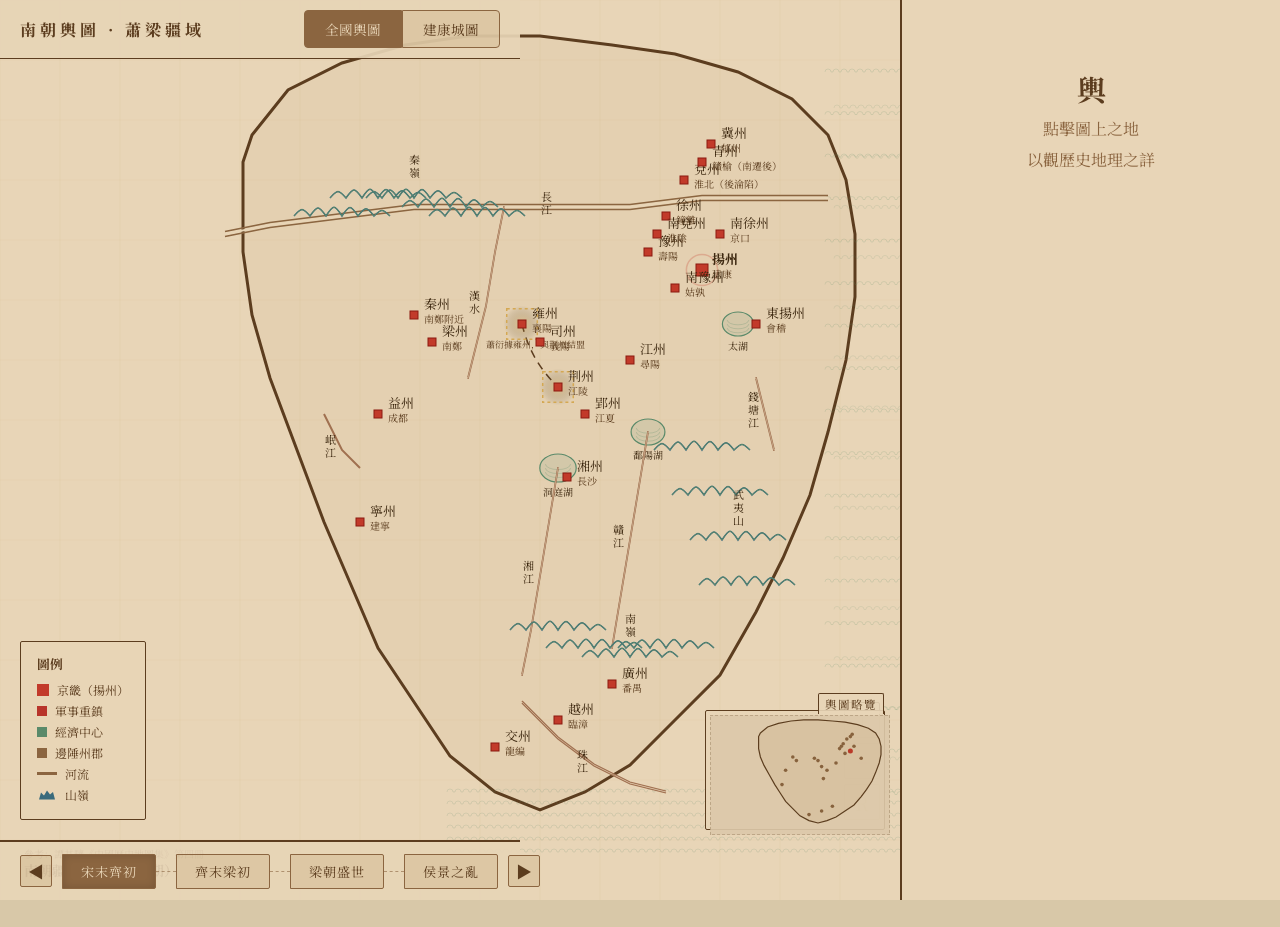
<file: 南朝地理空间交互地图-v5.html>
<!DOCTYPE html>
<html lang="zh-CN">
<head>
<meta charset="UTF-8">
<meta name="viewport" content="width=device-width, initial-scale=1.0">
<title>南朝輿圖 · 蕭梁疆域 — 職方大一統總圖古風版（時空驅動）</title>
<link href="https://fonts.googleapis.com/css2?family=Noto+Serif+SC:wght@400;700;900&display=swap" rel="stylesheet">
<style>
*{margin:0;padding:0;box-sizing:border-box}
body{font-family:'Noto Serif SC','SimSun',serif;background:#d8c8a8;color:#3d2810;overflow:hidden;height:100vh}
.main-container{display:flex;height:100vh}
.canvas-area{flex:1;position:relative;background:#d8c8a8;min-width:0;min-height:0;padding-bottom:60px}
#mapCanvas{display:block;width:100%;height:100%;cursor:crosshair}
.info-panel{width:380px;min-width:380px;background:#e8d5b7;border-left:2px solid #5c3d1f;overflow-y:auto;display:flex;flex-direction:column}
.control-bar{position:absolute;top:0;left:0;right:380px;background:rgba(232,213,183,.92);border-bottom:1px solid #5c3d1f;padding:10px 20px;display:flex;align-items:center;justify-content:space-between;z-index:10}
.control-bar h1{font-size:1em;color:#5c3d1f;letter-spacing:4px;font-weight:700}
.view-tabs{display:flex;gap:0}
.view-tab{padding:8px 20px;border:1px solid #8b6540;background:rgba(160,120,60,.15);color:#5c3d1f;font-family:inherit;font-size:.85em;cursor:pointer;transition:all .2s}
.view-tab:first-child{border-radius:4px 0 0 4px}
.view-tab:last-child{border-radius:0 4px 4px 0}
.view-tab.active{background:#8b6540;color:#e8d5b7;border-color:#8b6540}
.view-tab:hover:not(.active){background:rgba(139,101,64,.3)}
.panel-header{padding:20px;border-bottom:1px solid #5c3d1f;background:rgba(160,120,60,.08)}
.panel-header h2{color:#5c3d1f;font-size:1.2em;margin-bottom:5px;font-weight:700}
.panel-header .subtitle{font-size:.8em;color:#8b6540}
.panel-content{padding:20px;flex:1;overflow-y:auto}
.panel-section{margin-bottom:20px}
.panel-section h3{color:#5c3d1f;font-size:.9em;margin-bottom:10px;padding-bottom:6px;border-bottom:1px solid rgba(92,61,31,.25)}
.panel-section p{font-size:.85em;line-height:1.8;color:#3d2810}
.panel-section .quote{font-style:italic;color:#5c3d1f;border-left:3px solid #5c3d1f;padding-left:12px;margin:10px 0;font-size:.85em;background:rgba(92,61,31,.05);padding:8px 12px}
.tag-list{display:flex;flex-wrap:wrap;gap:6px;margin:10px 0}
.tag{padding:4px 10px;border-radius:2px;font-size:.75em}
.tag-capital{background:rgba(194,58,42,.15);color:#c23a2a;border:1px solid #c23a2a}
.tag-military{background:rgba(194,58,42,.1);color:#b8342a;border:1px solid #b8342a}
.tag-economic{background:rgba(90,138,106,.15);color:#5a8a6a;border:1px solid #5a8a6a}
.tag-cultural{background:rgba(58,107,124,.15);color:#3a6b7c;border:1px solid #3a6b7c}
.tag-border{background:rgba(139,101,64,.15);color:#8b6540;border:1px solid #8b6540}
.tag-residence{background:rgba(160,120,60,.15);color:#8b6540;border:1px solid #8b6540}
.tag-market{background:rgba(58,107,124,.1);color:#3a6b7c;border:1px solid #3a6b7c}
.tag-craft{background:rgba(139,101,64,.1);color:#8b6540;border:1px solid #8b6540}
.empty-state{text-align:center;padding:60px 20px;color:#8b6540}
.empty-state p{margin:8px 0}
.legend{position:absolute;bottom:80px;left:20px;background:rgba(232,213,183,.95);border:1px solid #5c3d1f;border-radius:2px;padding:12px 16px;z-index:10;max-width:200px}
.legend-title{font-size:.8em;color:#5c3d1f;margin-bottom:8px;font-weight:700}
.legend-item{display:flex;align-items:center;margin:4px 0;font-size:.75em;color:#5c3d1f}
.legend-dot{width:10px;height:10px;margin-right:8px;flex-shrink:0}
.zoom-controls{position:absolute;bottom:80px;right:20px;display:flex;flex-direction:column;gap:5px;z-index:10}
.zoom-btn{width:36px;height:36px;border:1px solid #5c3d1f;background:rgba(232,213,183,.95);color:#5c3d1f;font-size:1.2em;cursor:pointer;border-radius:2px;display:flex;align-items:center;justify-content:center;font-family:inherit}
.zoom-btn:hover{background:rgba(139,101,64,.3)}
.btn-link{display:inline-block;padding:10px 20px;background:#8b6540;color:#e8d5b7;border:none;border-radius:2px;font-family:inherit;font-size:.9em;cursor:pointer;text-decoration:none;margin-top:10px;letter-spacing:1px}
.btn-link:hover{background:#5c3d1f}
.btn-back{display:inline-block;padding:8px 16px;background:rgba(139,101,64,.2);border:1px solid #8b6540;color:#5c3d1f;border-radius:2px;font-family:inherit;font-size:.85em;cursor:pointer;margin-top:10px}
.btn-back:hover{background:rgba(139,101,64,.35)}
.county-list{display:flex;flex-wrap:wrap;gap:5px;margin-top:8px}
.county-tag{padding:3px 8px;background:rgba(139,101,64,.12);border:1px solid rgba(92,61,31,.3);border-radius:2px;font-size:.78em;color:#5c3d1f}

/* ===== 时间轴 ===== */
.timeline-container{position:absolute;bottom:0;left:0;right:380px;height:60px;background:rgba(232,213,183,.92);border-top:2px solid #5c3d1f;z-index:15;display:flex;align-items:center;padding:0 20px;gap:10px}
.timeline-btn{width:32px;height:32px;border:1px solid #8b6540;background:rgba(160,120,60,.15);color:#5c3d1f;font-family:inherit;font-size:1em;cursor:pointer;border-radius:2px;display:flex;align-items:center;justify-content:center;flex-shrink:0}
.timeline-btn:hover{background:rgba(139,101,64,.3)}
.timeline-phases{display:flex;align-items:center;gap:0;flex:1;justify-content:center}
.phase-item{display:flex;align-items:center}
.phase-btn{padding:7px 18px;border:1px solid #8b6540;background:rgba(160,120,60,.15);color:#5c3d1f;font-family:inherit;font-size:.82em;cursor:pointer;transition:all .25s;white-space:nowrap;letter-spacing:1px}
.phase-btn:first-child{border-radius:2px 0 0 2px}
.phase-btn:last-child{border-radius:0 2px 2px 0}
.phase-btn.active{background:#8b6540;color:#e8d5b7;border-color:#8b6540;box-shadow:inset 0 0 8px rgba(0,0,0,.15)}
.phase-btn:hover:not(.active){background:rgba(139,101,64,.25)}
.phase-separator{width:20px;height:0;border-top:1px dashed #8b6540;opacity:.6}
.timeline-desc{position:absolute;bottom:62px;left:50%;transform:translateX(-50%);background:rgba(232,213,183,.95);border:1px solid #5c3d1f;border-radius:2px;padding:6px 14px;font-size:.78em;color:#5c3d1f;white-space:nowrap;pointer-events:none;opacity:0;transition:opacity .3s}
.timeline-container:hover .timeline-desc{opacity:1}

/* ===== 迷你地图 ===== */
.minimap-wrap{position:absolute;bottom:70px;right:15px;width:180px;height:120px;background:rgba(232,213,183,.9);border:1px solid #5c3d1f;border-radius:2px;z-index:12;padding:4px;cursor:pointer}
.minimap-title{position:absolute;top:-18px;right:0;font-size:.72em;color:#5c3d1f;letter-spacing:1px;background:rgba(232,213,183,.9);padding:2px 6px;border:1px solid #5c3d1f;border-bottom:none;border-radius:2px 2px 0 0}
#minimapCanvas{display:block;width:100%;height:100%}

/* ===== 信息面板标签页 ===== */
.panel-tabs{display:flex;border-bottom:1px solid rgba(92,61,31,.25);margin-bottom:0}
.panel-tab{padding:8px 16px;border:none;background:transparent;color:#8b6540;font-family:inherit;font-size:.82em;cursor:pointer;border-bottom:2px solid transparent;transition:all .2s}
.panel-tab.active{color:#5c3d1f;border-bottom-color:#5c3d1f;font-weight:700}
.panel-tab:hover:not(.active){color:#5c3d1f}

/* 解锁提示 */
.unlock-hint{position:absolute;pointer-events:none;background:rgba(232,213,183,.95);border:1px solid #d4a853;color:#5c3d1f;padding:4px 10px;font-size:.75em;border-radius:2px;white-space:nowrap;z-index:20;opacity:0;transition:opacity .25s}
.unlock-hint.show{opacity:1}
</style>
</head>
<body>
<div class="main-container">
<div class="canvas-area" id="canvasArea">
<div class="control-bar">
<h1 id="controlTitle">南朝輿圖 · 蕭梁疆域</h1>
<div class="view-tabs">
<button class="view-tab active" data-view="national">全國輿圖</button>
<button class="view-tab" data-view="jiankang">建康城圖</button>
</div>
</div>
<canvas id="mapCanvas"></canvas>
<div class="unlock-hint" id="unlockHint">[點擊探索建康城]</div>
<div class="legend" id="mapLegend"></div>
<div class="zoom-controls">
<button class="zoom-btn" id="zoomIn">+</button>
<button class="zoom-btn" id="zoomOut">−</button>
<button class="zoom-btn" id="zoomReset">R</button>
</div>
<!-- 迷你地图 -->
<div class="minimap-wrap" id="minimapWrap">
<div class="minimap-title">輿圖略覽</div>
<canvas id="minimapCanvas"></canvas>
</div>
<!-- 时间轴 -->
<div class="timeline-container" id="timelineContainer">
<button class="timeline-btn" id="phasePrev">◀</button>
<div class="timeline-phases">
<div class="phase-item"><button class="phase-btn active" data-phase="0">宋末齊初</button></div>
<div class="phase-separator"></div>
<div class="phase-item"><button class="phase-btn" data-phase="1">齊末梁初</button></div>
<div class="phase-separator"></div>
<div class="phase-item"><button class="phase-btn" data-phase="2">梁朝盛世</button></div>
<div class="phase-separator"></div>
<div class="phase-item"><button class="phase-btn" data-phase="3">侯景之亂</button></div>
</div>
<button class="timeline-btn" id="phaseNext">▶</button>
<div class="timeline-desc" id="timelineDesc">宋末齊初：蕭衍據雍州，與荆州結盟，蓄勢待發</div>
</div>
</div>
<div class="info-panel" id="infoPanel">
<div class="empty-state" id="emptyState">
<p style="font-size:1.8em;color:#5c3d1f;font-weight:700">輿</p>
<p>點擊圖上之地</p>
<p>以觀歷史地理之詳</p>
</div>
<div id="panelContent" style="display:none">
<div class="panel-header">
<h2 id="panelTitle"></h2>
<div class="subtitle" id="panelSubtitle"></div>
</div>
<div class="panel-tabs" id="panelTabs" style="display:none">
<button class="panel-tab active" data-ptab="detail">詳情</button>
<button class="panel-tab" data-ptab="events">歷史事件</button>
</div>
<div class="panel-content" id="panelBody"></div>
</div>
</div>
</div>

<script>
// ========== 画布初始化 ==========
var canvas = document.getElementById('mapCanvas');
var ctx = canvas.getContext('2d');
var width = 0, height = 0;
var dpr = window.devicePixelRatio || 1;

var miniCanvas = document.getElementById('minimapCanvas');
var miniCtx = miniCanvas.getContext('2d');
var miniW = 180, miniH = 120;

function resize() {
    var area = document.getElementById('canvasArea');
    width = area.clientWidth || (window.innerWidth - 380);
    height = area.clientHeight || window.innerHeight;
    if (width < 200) width = window.innerWidth - 380;
    if (height < 200) height = window.innerHeight;
    canvas.width = width * dpr;
    canvas.height = height * dpr;
    canvas.style.width = width + 'px';
    canvas.style.height = height + 'px';
    // 迷你地图
    miniCanvas.width = miniW * dpr;
    miniCanvas.height = miniH * dpr;
    miniCanvas.style.width = miniW + 'px';
    miniCanvas.style.height = miniH + 'px';
}

// ========== 视图状态 ==========
var currentView = 'national';
var scale = 1, offsetX = 0, offsetY = 0;
var hoveredRegion = null, selectedRegion = null;
var isDragging = false, lastX = 0, lastY = 0;
var currentPhase = 0;
var panelTab = 'detail';

// ========== 时间轴阶段描述 ==========
var PHASE_NAMES = ['宋末齊初','齊末梁初','梁朝盛世','侯景之亂'];
var PHASE_DESCS = [
    '宋末齊初：蕭衍據雍州，與荆州結盟，蓄勢待發（約479-502年）',
    '齊末梁初：蕭衍起兵東下，攻陷建康，稱帝開國（約502-520年）',
    '梁朝盛世：天監改制，建康繁華，絲路通商（約520-548年）',
    '侯景之亂：太清二年，侯景起兵反叛，攻陷台城（約548-555年）'
];

// ========== 路径数据 ==========
var ROUTES = {
    0: [{from:'yongzhou', to:'jingzhou', color:'#5c3d1f', style:'dashed', desc:'蕭衍據雍州，與荆州結盟'}],
    1: [{from:'yongzhou', to:'yangzhou', color:'#5c3d1f', style:'solid', desc:'蕭衍起兵，沿江東下攻建康'}],
    2: [{from:'yangzhou', to:'guangzhou', color:'#8b6540', style:'dashed', desc:'海上絲路商路'},
         {from:'yangzhou', to:'yizhou', color:'#8b6540', style:'dashed', desc:'揚益貿易通道'}],
    3: [{from:'yongzhou', to:'yangzhou', color:'#c23a2a', style:'solid', desc:'侯景起兵南下，攻陷台城'}]
};

// 阶段高亮州配置
var PHASE_HIGHLIGHT = {
    0: {states: ['yongzhou','jingzhou'], pulseColor: '#d4a853', glowColor: 'rgba(212,168,83,.35)' },
    1: {states: ['yangzhou','nanxuzhou'], pulseColor: '#d4a853', glowColor: 'rgba(212,168,83,.35)' },
    2: {states: ['yangzhou','guangzhou','yizhou'], pulseColor: '#d4a853', glowColor: 'rgba(212,168,83,.35)' },
    3: { states: ['yongzhou','yangzhou','jingzhou'], pulseColor: '#c23a2a', glowColor: 'rgba(194,58,42,.35)' }
};

// ========== 全国地图数据（完整来自v4） ==========
var nationalBoundary = [
    [0.28,0.15],[0.32,0.10],[0.38,0.07],[0.45,0.05],[0.52,0.04],[0.60,0.04],[0.68,0.05],[0.75,0.06],[0.82,0.08],[0.88,0.11],[0.92,0.15],[0.94,0.20],[0.95,0.26],[0.95,0.33],[0.94,0.40],[0.92,0.48],[0.90,0.55],[0.87,0.62],[0.84,0.68],[0.80,0.75],[0.75,0.80],[0.70,0.85],[0.65,0.88],[0.60,0.90],[0.55,0.88],[0.50,0.84],[0.46,0.78],[0.42,0.72],[0.39,0.65],[0.36,0.58],[0.33,0.50],[0.30,0.42],[0.28,0.35],[0.27,0.28],[0.27,0.22],[0.27,0.18]
];
var nationalRivers = [
    {name:'長江',pts:[[0.25,0.26],[0.30,0.25],[0.38,0.24],[0.46,0.23],[0.54,0.23],[0.62,0.23],[0.70,0.23],[0.78,0.22],[0.86,0.22],[0.92,0.22]],w:5},
    {name:'漢水',pts:[[0.56,0.23],[0.55,0.28],[0.54,0.34],[0.53,0.38],[0.52,0.42]],w:2.5},
    {name:'湘江',pts:[[0.62,0.52],[0.61,0.58],[0.60,0.64],[0.59,0.70],[0.58,0.75]],w:2.5},
    {name:'贛江',pts:[[0.72,0.48],[0.71,0.54],[0.70,0.60],[0.69,0.66],[0.68,0.72]],w:2.5},
    {name:'珠江',pts:[[0.58,0.78],[0.62,0.82],[0.66,0.85],[0.70,0.87],[0.74,0.88]],w:2.5},
    {name:'岷江',pts:[[0.36,0.46],[0.38,0.50],[0.40,0.52]],w:2},
    {name:'錢塘江',pts:[[0.84,0.42],[0.85,0.46],[0.86,0.50]],w:2.5}
];
var nationalMountains = [
    {name:'秦嶺',pts:[[0.38,0.24],[0.42,0.22],[0.46,0.22],[0.50,0.23],[0.53,0.24]]},
    {name:'南嶺',pts:[[0.62,0.70],[0.66,0.72],[0.70,0.73],[0.74,0.72]]},
    {name:'武夷山',pts:[[0.78,0.50],[0.80,0.55],[0.82,0.60],[0.83,0.65]]}
];
var nationalLakes = [
    {name:'太湖',x:0.82,y:0.36,r:12},
    {name:'洞庭湖',x:0.62,y:0.52,r:14},
    {name:'鄱陽湖',x:0.72,y:0.48,r:13}
];
var nationalStates = [
    {id:'yangzhou',name:'揚州',capital:'建康',x:0.78,y:0.30,type:'capital',color:'#c23a2a',
     desc:'京畿所在，南朝政治、经济、文化中心。治建康（今南京），領郡十，領縣八十。戶一十四萬三千二百九十六，口一百四十五萬五千六百八十五。',
     detail:'扬州是南朝最核心的州，建康城为六朝都城。梁武帝时期建康城人口逾百万，为当时世界最大城市。',
     quote:'扬州京辇神皋，望实隆重。',source:'《宋书·州郡志》',
     tags:['capital','economic','cultural'],
     counties:['丹楊尹：建康、秣陵、丹楊、江寧、永世、湖熟、句容（領縣八，戶四萬一千一十）','會稽太守：山陰、永興、上虞、余姚、剡、諸暨、始寧、句章、鄞、𬪍（領縣十，戶五萬二千二百二十八）','吳郡太守：吳、婁、嘉興、海虞、海鹽、鹽官、錢唐、富陽、新城、建德、桐廬、壽昌（領縣十二，戶五萬四百八十八）','吳興太守：烏程、東遷、武康、長城、原鄉、故鄣、安吉、余杭、臨安、於潛（領縣十，戶四萬九千六百九）','淮南太守：于湖、當塗、繁昌、襄垣、無湖、定陵、逡道（領縣六，戶五千三百六十二）','宣城太守：宛陵、廣德、懷安、寧國、宣城、安吳、涇、臨城、廣陽、石城（領縣十，戶一萬一百二十）','東陽太守：長山、太末、烏傷、永康、信安、吳寧、豐安、定陽、遂昌（領縣九，戶一萬六千二十二）','臨海太守：章安、臨海、始豐、寧海、樂安（領縣五，戶三千九百六十一）','永嘉太守：永寧、安固、松陽、樂成、橫陽（領縣五，戶六千二百五十）','新安太守：始新、遂安、歙、海寧、黟（領縣五，戶一萬二千五十八）'],
     phaseEvents:{0:'宋末，建康為劉宋/南齊首都，宮城台城仍在擴建中。',1:'天監元年（502），蕭衍稱帝，定都建康，改元天監。',2:'天監年間，建康城人口逾百萬，成為世界最大城市。',3:'太清二年（548），侯景攻陷台城，梁武帝被困餓死，建康遭焚毀。'}},
    {id:'nanxuzhou',name:'南徐州',capital:'京口',x:0.80,y:0.26,type:'military',color:'#b8342a',
     desc:'治京口（今鎮江），为建康东北门户，北府兵发源地。領郡十七，縣六十三，戶七萬二千四百七十二，口四十二萬六百四十。',
     detail:'京口地当长江与京杭大运河交汇处，是建康的东大门。东晋谢玄在此组建北府兵。',
     quote:'京口酒可饮，箕可用，兵可使。',source:'《世说新语》',
     tags:['military','border'],
     counties:['南東海太守：郯、丹徒、武進、朐、利城（領縣六，戶五千三百四十二）','南琅邪太守：臨沂、江乘（領縣二，戶二千七百八十九）','晉陵太守：晉陵、延陵、無錫、南沙、曲阿、暨陽（領縣六，戶一萬五千三百八十二）','義興太守：陽羡、臨津、義鄉、國山、綏安（領縣五，戶一萬三千四百九十六）','南蘭陵太守：蘭陵、承（領縣二，戶一千五百九十三）','南東莞太守：莒、東莞、姑幕（領縣三，戶一千四百二十四）','臨淮太守：海西、射陽、廣陵、淮浦、淮陰、東陽、長樂（領縣七，戶三千七百一十一）','淮陵太守：司吾、徐、陽樂（領縣三，戶一千九百五）','南彭城太守：呂、武原、傅陽、蕃、薛、開陽、杼秋、洨、下邳、北陵、僮（領縣十一，戶一萬一千七百五十八）','共領郡十七，縣六十三，戶七萬二千四百七十二'],
     phaseEvents:{0:'京口為北府兵起源地，軍事地位顯赫。',1:'南齊末，蕭衍自雍州起兵，京口諸將響應，共討東昏侯。',2:'天監年間，京口為建康東北大門，商旅往來頻繁。',3:'侯景之亂中，京口一度被圍，後得援軍解圍。'}},
    {id:'dongyangzhou',name:'東揚州',capital:'會稽',x:0.84,y:0.36,type:'economic',color:'#5a8a6a',
     desc:'治会稽（今绍兴），江南经济富庶之地，士族庄园经济发达。',
     detail:'会稽郡为秦汉旧郡，南朝时士族庄园遍布。辖境包括今浙江大部。',
     quote:'会稽山阴，士民殷富。',source:'《宋书》',
     tags:['economic','cultural'],
     counties:['会稽郡：山阴、永兴、上虞、余姚','东阳郡：长山、太末','新安郡：始新、黟、歙','永嘉郡：永宁、安固、松阳'],
     phaseEvents:{0:'會稽士族莊園經濟發達，為江南富庶之地。',1:'天監年間，東揚州併入揚州，後又分出。',2:'梁盛時期，會稽為文化中心，王羲之故地，書風猶盛。',3:'侯景之亂後，東揚州成為東土諸侯割據之地。'}},
    {id:'jiangzhou',name:'江州',capital:'尋陽',x:0.70,y:0.40,type:'economic',color:'#5a8a6a',
     desc:'刺史，晋惠帝太康元年，分扬州之豫章、鄱阳、庐陵、临川、南康、建安、晋安，荆州之武昌、桂阳、安成十郡为江州。初治豫章，成帝咸康六年，移治寻阳。领郡九。县六十五。户五万二千三十三，口三十七万七千一百四十七。',
     detail:'江州控扼长江中游，商贾云集。陶渊明曾任彭泽令，即在此州境内。',
     quote:'江州据中流之要，为扬荆之喉舌。',source:'《南齐书·州郡志》',
     tags:['economic','military'],
     counties:['寻阳太守：柴桑、松滋（领县三，户二千七百二十，口一万六千八）','豫章太守：南昌、新淦、丰城、建城、望蔡、吴平、永修、建昌、豫宁、康乐、新吴、艾（领县十二，户一万六千一百三十九，口一十二万二千五百七十三）','鄱阳太守：广晋、鄱阳、余干、上饶、葛阳、乐安（领县六，户三千二百四十二，口一万九百五十）','临川内史：临汝、西丰、新建、永城、宜黄、南城、南丰、东兴、安浦（领县九，户八千九百八十三，口六万四千八百五）','庐陵太守：石阳、西昌、东昌、吉阳、巳丘、兴平、阳丰、高昌、遂兴（领县九，户四千四百五十五，口三万一千二百七十一）','安城太守：平都、新喻、宜阳、永新、安复、萍乡、广兴（领县七，户六千一百一十六，口五万三百二十三）','南康公相：赣、宁都、雩都、平固、南康、陂阳、南野、虔化（领县七，户四千四百九十三，口三万四千六百八十四）','建安太守：吴兴、将乐、邵武、建阳、绥成、沙村（领县七，户三千四十二，口一万七千六百八十六）','晋安太守：候官、原丰、晋安、罗江、温麻（领县五，户二千八百四十三，口一万九千八百三十八）','南新蔡太守：苞信、慎、宋、阳唐左（领县四，户一千七百三十，口八千八百四十八）'],
     phaseEvents:{0:'尋陽為揚州與荆州間的交通樞紐。',1:'蕭衍起兵沿長江東下，經過江州，尋陽歸附。',2:'天監年間，江州商賈雲集，為長江中游經濟中心。',3:'侯景之亂時，江州刺史蕭大心舉棋不定，後被侯景攻陷。'}},
    {id:'jingzhou',name:'荆州',capital:'江陵',x:0.62,y:0.43,type:'military',color:'#b8342a',
     desc:'刺史，汉治武陵汉寿，魏、晋治江陵，此后遂治江陵。宋初领郡三十一，后分南阳、顺阳、襄阳、新野、竟陵为雍州，湘川十郡为湘州，江夏、武阳属郢州，随郡、义阳属司州。凡余十一郡。今领郡十二，县四十八。户六万五千六百四。去京都水三千三百八十。',
     detail:'荆州是南朝西大门，与扬州并称"江左大镇"。桓温、刘裕皆起家于此，治所历经汉寿、武昌、沔阳、襄阳等地，最终定治江陵。',
     quote:'荆州据上流之势，兵强财富，地广人众。',source:'《宋书·州郡志》',
     tags:['military','economic'],
     counties:['南郡太守：江陵、华容、当阳、临沮、编县、枝江（领县六，户一万四千五百四十四，口七万五千八十七）','南平内史：江安、孱陵、作唐、安南（领县四，户一万二千三百九十二，口四万五千四十九）','天门太守：澧阳、临澧、零阳、溇中（领县四，户三千一百九十五）','宜都太守：夷道、很山、宜昌、夷陵（领县四，户一千八百四十三，口三万四千二百二十）','巴东公相：鱼复、朐䏰、新浦、南浦、汉丰、巴渠、黾阳（领县七，户一万三千七百九十五，口四万五千二百三十七）','汶阳太守：僮阳、沮阳、高安（领县三，户九百五十八，口四千九百一十四）','南义阳太守：厥西、平氏（领县二，户一千六百七，口九千七百四十一）','新兴太守：定襄、广牧、新丰（领县三，户二千三百一，口九千五百八十四）','南河东太守：闻喜、永安、松滋、谯县（领县四，户二千四百二十三，口一万四百八十七）','建平太守：巫、秭归、归乡、北井、泰昌、沙渠、新乡（领县七，户一千三百二十九，口二万八百一十四）','永宁太守：长宁、上黄（领县二，户一千一百五十七，口四千二百七十四）','武宁太守：乐乡、长林（领县二，户九百五十八，口四千九百一十四）'],
     phaseEvents:{0:'荆州據上流之勢，蕭衍在雍州時與荆州結盟。',1:'蕭穎胄等荆州將領響應蕭衍起兵，共舉義旗。',2:'梁朝盛世時，江陵為西部文化中心，昭明太子曾鎮守。',3:'承聖元年（552），蕭繹於江陵稱帝，是為梁元帝。'}},
    {id:'yingzhou',name:'郢州',capital:'江夏',x:0.65,y:0.46,type:'military',color:'#b8342a',
     desc:'刺史，孝武孝建元年，分荆州之江夏、竟陵、随、武陵、天门，湘州之巴陵，江州之武昌，豫州之西阳立。天门后还荆。领郡六。县三十九。户二万九千四百六十九，口十五万八千五百八十七。去京都水二千一百。',
     detail:'郢州分荆州而置，江夏位于长江与汉水交汇处，控扼江汉平原。',
     quote:'郢州控带江汉，西接荆湘，东连扬越。',source:'《南齐书》',
     tags:['military','border'],
     counties:['江夏太守：汝南、沙羡、沌阳、孝昌、惠怀、沙阳、滠阳、蒲圻（领县八，户五千七十二，口二万三千八百一十）','竟陵太守：苌寿、竟陵、新市、霄城、新阳、云杜（领县六，户八千五百九十一，口四万四千三百七十五）','武陵太守：临沅、龙阳、汉寿、沅南、迁陵、辰阳、舞阳、酉阳、黚阳、沅陵（领县十，户五千九十，口三万七千五百五十五）','巴陵太守：巴陵、下隽、监利、州陵（领县四，户五千一百八十七，口二万五千三百一十六）','武昌太守：武昌、阳新、鄂（领县三，户二千五百四十六，口一万一千四百一十一）','西阳太守：西阳、西陵、孝宁、蕲阳、义安、蕲水左、东安左、建宁左、希水左、阳城左（领县十，户二千九百八十三，口一万六千一百二十）'],
     phaseEvents:{0:'郢州控帶江漢，為軍事要塞。',1:'蕭衍起兵東下，郢州刺史張沖拒守，後城陷。',2:'天監年間，郢州為長江中游水軍基地。',3:'侯景之亂後，郢州為西魏所據。'}},
    {id:'xiangzhou',name:'湘州',capital:'長沙',x:0.63,y:0.53,type:'economic',color:'#5a8a6a',
     desc:'刺史，晋怀帝永嘉元年，分荆州之长沙、衡阳、湘东、邵陵、零陵、营阳、建昌，江州之桂阳八郡立。领郡十，县六十二。户四万五千八十九，口三十五万七千五百七十二。去京都水三千三百。',
     detail:'湘州辖今湖南大部，为南朝粮食和木材重要产地。治所屡经废立，建昌郡后省，巴陵郡度郢州。',
     quote:'湘州土沃民丰，谷粮充足。',source:'《宋书》',
     tags:['economic'],
     counties:['长沙内史：临湘、醴陵、浏阳、吴昌、罗县、攸县、建宁（领县七，户五千六百八十四，口四万六千二百一十三）','衡阳内史：湘西、湘南、益阳、湘乡、新康、重安、衡山（领县七，户五千七百四十六，口二万八千九百九十一）','桂阳太守：郴、耒阳、南平、临武、汝城、晋宁（领县六，户二千二百一十九，口二万二千一百九十二）','零陵内史：泉陵、洮阳、零陵、祁阳、应阳、观阳、永昌（领县七，户三千八百二十八，口六万四千八百二十八）','营阳太守：营浦、营道、舂陵、泠道（领县四，户一千六百八，口二万九百二十七）','湘东太守：临烝、新宁、茶陵、湘阴、阴山（领县五，户一千三百九十六，口一万七千四百五十）','邵陵太守：邵陵、武刚、建兴、高平、都梁、邵阳、扶县、广兴（领县八，户一千九百一十六，口二万五千五百六十五。广兴郡：曲江、桂阳、阳山、贞阳、含洭、始兴、中宿，户一万一千七百五十六，口七万六千三百二十八）','临庆内史：临贺、冯乘、富川、封阳、兴安、谢沐、宁新、开建、抚宁（领县九，户三千七百一十五，口三万一千五百八十七）','始建内史：始安、熙平、永丰、荔浦、平乐、建陵、乐化左（领县七，户三千八百三十，口二万二千四百九十）'],
     phaseEvents:{0:'湘州土沃民豐，為江南南部糧食產區。',1:'蕭衍起兵後，湘州諸郡相繼歸附。',2:'天監年間，湘州穀糧輸往建康，為後方糧倉。',3:'侯景之亂後，湘東王蕭繹據湘州起兵討侯景。'}},
    {id:'yongzhou',name:'雍州',capital:'襄陽',x:0.58,y:0.36,type:'military',color:'#b8342a',
     desc:'刺史，晋江左立。胡亡氐乱，雍、秦流民多南出樊、沔，晋孝武始于襄阳侨立雍州。宋文帝元嘉二十六年，割荆州之襄阳、南阳、新野、顺阳、随五郡为雍州。今领郡十七，县六十。户三万八千九百七十五，口十六万七千四百六十七。去京都水四千四百，陆二千一百。',
     detail:'襄阳为南朝北方第一重镇，梁武帝萧衍即起家于此。雍州侨郡县众多，大明中土断后始有实土。',
     quote:'襄阳跨连荆豫，控扼南北，为江左之咽喉。',source:'《南齐书·州郡志》',
     tags:['military','border'],
     counties:['襄阳公相：襄阳、中庐、巴阜（领县三，户四千二十四，口一万六千四百九十六）','南阳太守：宛、涅阳、云阳、冠军、郦、舞阴、许昌（领县七，户四千七百二十七，口三万八千一百三十二）','新野太守：新野、山都、池阳、穰、交木（领县五，户四千二百三十五，口一万四千七百九十三）','顺阳太守：南乡、槐里、顺阳、清水、朝阳、丹水、郑县（领县七，户四千一百六十三，口二万三千一百六十三）','京兆太守：杜、邓、新丰（领县三，户二千三百七，口九千二百二十三）','始平太守：武当、始平、武功、平阳（领县四，户二千七百九十七，口五千五百十二）','扶风太守：筑阳、郿、泛阳（领县三，户二千一百五十七，口七千二百九十）','南上洛太守：上洛、商县（领县二，户一百四十四，口四百七十七）','河南太守：河南、新城、河阴、棘阳、襄乡（领县五，户三千五百四十一，口一万三千四百七十）','广平太守：广平、酂、比阳、阴（领县四，户二千六百二十七，口六千二百九十三）','义成太守：义成、万年（领县二，户一千五百二十一，口五千一百一）','冯翊太守：鄀、高陆、南天水：华阴、西、略阳、河阳（领县三，户二千七十八，口五千三百二十一）','南天水太守：华阴、西、略阳、河阳（领县四，户六百八十七，口三千一百二十二）','建昌太守：永兴、安宁（领县二，户七百三十二，口四千二百六十四）','华山太守：华山、蓝田、上黄（领县三，户一千三百九十九，口五千三百三十二）','北河南太守：新蔡、汝阴、苞信、上蔡、固始、缑氏、新安、洛阳（领县八）','弘农太守：邯郸、圉、卢氏（领县三）'],
     phaseEvents:{0:'蕭衍為雍州刺史，據襄陽積蓄力量，等待時機。',1:'中興二年（502），蕭衍自襄陽起兵，沿漢水東下，攻入建康。',2:'天監年間，襄陽為北方防線重鎮，修築城池，屯駐重兵。',3:'太清二年（548），侯景自壽陽起兵，先攻陷譙州，後渡淮南下。'}},
    {id:'yizhou',name:'益州',capital:'成都',x:0.42,y:0.46,type:'economic',color:'#5a8a6a',
     desc:'治成都（今成都），天府之国，南朝大后方。',
     detail:'益州辖今四川盆地，蜀锦、井盐为重要物产。',
     quote:'益州险塞，沃野千里，天府之土。',source:'《三国志·诸葛亮传》',
     tags:['economic','border'],
     counties:['蜀郡：成都、郫县、繁','犍为郡：僰道、南安','巴西郡：阆中、西充国','梓潼郡：涪、梓潼'],
     phaseEvents:{0:'益州天府之國，物產豐饒，為南朝大後方。',1:'天監年間，益州獻蜀錦於建康，為皇室貢品。',2:'梁朝盛世，成都繁華，與建康、廣州形成貿易三角。',3:'侯景之亂時，益州刺史蕭紀擁兵自重，後起兵東下。'}},
    {id:'liangzhou',name:'梁州',capital:'南鄭',x:0.48,y:0.38,type:'border',color:'#8b6540',
     desc:'刺史，禹贡旧州。魏元帝景元四年平蜀，复立梁州，治汉中南郑。今领郡多，治南郑。',
     detail:'梁州为秦岭以南边防要地，辖境广袤，包含汉中、魏兴、新城、上庸、晋寿、华阳等郡。多为侨置与实土并存。',
     quote:'梁州据汉中之地，当秦岭之险。',source:'《华阳国志》',
     tags:['border','military'],
     counties:['汉中太守：南郑、城固、沔阳、西乡（领县四，户一千七百八十六，口一万三百三十四）','魏兴太守：西城、郧乡、锡县、广城、兴晋、旬阳、上庸、长乐、广昌、安晋、延寿、宣汉（领县十二，去州一千二百，去京都水六千七百）','新城太守：房陵、绥阳、昌魏、祁乡、阆阳、乐平（领县六，户一千六百六十八，口七千五百九十四）','上庸太守：上庸、安富、北巫、微阳、武陵、新安、吉阳（领县七，户四千五百五十四，口二万六百五十三）','晋寿太守：晋寿、白水、邵欢、兴安（领县四，去州陆一千二百，去京都水一万）','华阳太守：华阳、兴宋、宕渠、嘉昌（领县四，户二千五百六十一，口万五千四百九十四）','新巴太守：新安、晋城、晋安（领县三，户三百九十三，口二千七百四十九）','北巴西太守：阆中、安汉、南国、西国、平周（领县五，去州一千四百，去京都水九千九百）','北阴平太守：阴平、平武（领县二，户五百六，口二千一百二十四）','南阴平太守：阴平、怀旧（领县二，户四百七）','巴渠太守：宣汉、始兴、巴渠、东关、始安、下蒲、晋兴（领县七，户五百，口二千一百八十三）','怀安太守：怀安、义存（领县二，户四百七，口二千三百六十六）','宋熙太守：兴乐、归安、宋安、元寿、嘉昌（领县五，户一千三百八十五，口三千一百二十八）','白水太守：新巴、汉德、晋寿、益昌、兴安、平周（领县六，户六百五）','南上洛太守：上洛、商县、流民、丰阳、渠阳、义县（领县六）','北上洛太守：北上洛、农阳、流民、阳亭、拒阳、商县、西丰（领县七，户二百五十四）','安康太守：安康、宁都（领县二）','南宕渠太守：宕渠、汉安、宣汉、宋康（领县四）','怀汉太守：永丰、绥来、预德（领县三，户四百一十九）'],
     phaseEvents:{0:'梁州據漢中之地，當秦嶺之險，為北方防線。',1:'天監年間，梁州屢遭北魏侵擾，邊防緊張。',2:'天監四年（505），梁武帝命蕭宏北伐，梁州為後方基地。',3:'侯景之亂後，梁州為西魏所佔。'}},
    {id:'guangzhou',name:'廣州',capital:'番禺',x:0.68,y:0.76,type:'economic',color:'#5a8a6a',
     desc:'治番禺（今广州），岭南经济中心，海上丝绸之路起点。',
     detail:'番禺港繁忙，阿拉伯、波斯商船往来不绝。',
     quote:'广州包带山海，珍宝所聚。',source:'《宋书》',
     tags:['economic','border'],
     counties:['南海郡：番禺、四会、博罗','苍梧郡：广信、封阳','郁林郡：布山','高凉郡：安宁、高凉'],
     phaseEvents:{0:'廣州為海上絲路起點，與海外諸國通商。',1:'天監年間，廣州刺史率船隊遠航，加強海外貿易。',2:'梁朝盛世，番禺港萬商雲集，波斯、阿拉伯商船絡繹不絕。',3:'侯景之亂時，廣州刺史蕭勃據嶺南自立，後歸附陳霸先。'}},
    {id:'jiaozhou',name:'交州',capital:'龍編',x:0.55,y:0.83,type:'border',color:'#8b6540',
     desc:'治龙编（今越南北宁），南朝最南端领土。',
     detail:'交州辖今越南北部，特产犀角、象牙、翡翠等珍宝。',
     quote:'交州南尽海表，北据五岭。',source:'《华阳国志》',
     tags:['border'],
     counties:['交趾郡：龙编、羸娄','九真郡：胥浦、移风','日南郡：西卷、比景'],
     phaseEvents:{0:'交州南盡海表，為南朝最南端領土，產犀角象牙。',1:'天監年間，交州遣使朝貢，獻海外珍寶。',2:'梁朝盛世，交州與廣州形成嶺南雙子經濟圈。',3:'侯景之亂後，交州地方豪族割據，實際脫離中央控制。'}},
    {id:'yuzhou',name:'豫州',capital:'壽陽',x:0.72,y:0.28,type:'military',color:'#b8342a',
     desc:'刺史，后汉治谯，魏治汝南安成，晋平吴后治陈国。永初郡国、何、徐寄治睢阳，而郡县在淮西。领郡十，县四十三。户二万二千九百一十九，口一十五万八百三十九。',
     detail:'豫州为南朝北方前线，淝水之战即发生于此州境内。',
     quote:'寿阳控扼淮水，为南北必争之地。',source:'《宋书》',
     tags:['military','border'],
     counties:['汝南太守：上蔡、平乐、北新息、慎阳、安成、南新息、朗陵、阳安、西平、瞿阳、安阳（领县十一，户一万一千二百九十一，口八万九千三百四十九）','新蔡太守：鲖阳、固始、新蔡、苞信（领县四，户二千七百七十四，口一万九千八百八十）','谯郡太守：蒙、蕲、宁陵、魏、襄邑、长垣（领县六，户一千四百二十四，口七千四百四）','梁郡太守：下邑、砀（领县二，户九百六十八，口五千五百）','陈郡太守：项城、西华、父阳、长平（领县四，户六百九十三，口四千一百一十三）','南顿太守：南顿、和城（领县二，户五百二十六，口二千三百六十五）','颍川太守：邵陵、临颍、曲阳（领县三，户六百四十九，口二千五百七十九）','汝阳太守：汝阳、武津（领县二，户九百四十一，口四千四百九十五）','汝阴太守：汝阴、宋、宋城、楼烦（领县四，户二千七百四十九，口一万四千三百三十五）','陈留太守：浚仪、小黄、白马、雝丘（领县四，户百九十六，口二千四百一十三）'],
     phaseEvents:{0:'豫州為淮河中游軍事重鎮，南北對峙前線。',1:'南齊末，豫州歸附蕭衍，為其提供軍糧和兵員。',2:'天監年間，壽陽為北伐前線基地，修築城防。',3:'太清元年（547），侯景自東魏降梁，駐守壽陽，後起兵反叛。'}},
    {id:'nanyuzhou',name:'南豫州',capital:'姑孰',x:0.75,y:0.32,type:'military',color:'#b8342a',
     desc:'刺史，晋江左侨立豫州，治所屡迁。永初三年，分淮东为南豫州，治历阳。孝武大明五年，割扬州之淮南、宣城又属焉，徙治姑孰。徐志领郡十三，县六十一，户三万七千六百二，口二十一万九千五百。今领郡九，县九十一。',
     detail:'南豫州分豫州而置，姑孰为建康西南门户。',
     quote:'南豫州近畿要地，屏藩建康。',source:'《宋书·州郡志》',
     tags:['military'],
     counties:['历阳太守：历阳、乌江、龙亢、雍丘、酂（领县五，户三千一百五十六，口一万九千四百七十）','南谯太守：山桑、谯、铚、扶阳、蕲、城父（领县六，户四千四百三十二，口二万二千三百五十八）','庐江太守：灊、舒、始新（领县三，户一千九百九，口一万一千九百九十七）','南汝阴太守：汝阴、慎、宋、阳夏、安阳（领县五，户二千七百一，口一万九千五百八十五）','南梁太守：睢阳、蒙、虞、谷熟、陈、义宁、新汲、崇义、宁陵（领县九，户六千二百一十二，口四万二千七百五十四）','晋熙太守：怀宁、新冶、阴安、南楼、太湖左（领县五，户一千五百二十一，口七千四百九十七）','弋阳太守：期思、弋阳、安丰、乐安、茹由（领县六，户三千二百七十五，口二万四千二百六十二）','安丰太守：安丰、松滋（领县二）','汝南太守：上蔡、平舆、北新息、慎阳、安成、南新息、朗陵、阳安、西平、瞿阳、安阳（领县十一）','新蔡太守：鲖阳、固始、新蔡、苞信（领县四，户二千七百七十四，口一万九千八百八十）','谯郡太守：蒙、蕲、宁陵、魏、襄邑、长垣（领县六，户一千四百二十四，口七千四百四）','梁郡太守：下邑、砀（领县二，户九百六十八，口五千五百）','陈郡太守：项城、西华、父阳、长平（领县四，户六百九十三，口四千一百一十三）','南顿太守：南顿、和城（领县二，户五百二十六，口二千三百六十五）','颍川太守：邵陵、临颍、曲阳（领县三，户六百四十九，口二千五百七十九）','汝阳太守：汝阳、武津（领县二，户九百四十一，口四千四百九十五）','汝阴太守：汝阴、宋、宋城、楼烦（领县四，户二千七百四十九，口一万四千三百三十五）','陈留太守：浚仪、小黄、白马、雝丘（领县四，户百九十六，口二千四百一十三）','南陈左郡：蓼城左县、赤官左县（孝建二年以蛮户复立，领县二）','边城左郡：雩娄、开化、史水、边城（领县四，户四百一十七，口二千四百七十九）','光城左郡：乐安、茹由、光地（疑大明中分弋阳所立）'],
     phaseEvents:{0:'南豫州為建康西南屏障，姑孰為軍事要地。',1:'蕭衍起兵時，南豫州響應義師，為東進提供通道。',2:'天監年間，南豫州併入豫州，後又分出。',3:'侯景之亂中，姑孰為侯景軍必經之地，遭兵燹之災。'}},
    {id:'xuzhou',name:'徐州',capital:'鐘離',x:0.74,y:0.24,type:'military',color:'#b8342a',
     desc:'刺史，后汉治东海郯县，魏、晋、宋治彭城。明帝世，淮北没寇，侨立徐州，治钟离。泰豫元年，移治东海昫。旧领郡十二，县三十四。户二万三千四百八十五，口十七万五千九百六十七。',
     detail:'徐州原在江北，治彭城。宋太宗初，北魏南侵，青、冀、徐、兖及豫州淮北并皆不守。于是于钟离置徐州，淮阴为北兖。徐州从此成为淮南防线的重要一环。',
     quote:'自淮以北，化成虏庭。于是于钟离置徐州。',source:'《宋书·州郡志》',
     tags:['military','border'],
     counties:['彭城太守：彭城、吕、蕃、薛、留（领县五，户八千六百二十七，口四万一千二百三十一）','沛郡太守：萧、相、沛（领县三，户五千二百九，口二万五千一百七十）','下邳太守：下邳、良成、僮（领县三，户三千九十九，口一万六千八十八）','兰陵太守：昌虑、承、合乡（领县三，户三千一百六十四，口一万四千五百九十七）','东海太守：襄贲、赣榆（领县二，户二千四百一十一，口一万三千九百四十一）','东莞太守：莒、诸、东莞（领县三，户八百八十七，口七千三百二十）','东安太守：庵、新泰、发干（领县三，户一千二百八十五，口一万七百五十五）','琅邪太守：费、即丘（领县二，户一千八百一十八，口八千二百四十三）','淮阳太守：甬城、晋宁、宿预、上党（领县四，户二千八百五十五，口一万五千三百六十三）','阳平太守：馆陶、阳平、濮阳（领县三，户一千七百二十五，口一万三千三百三十）','济阴太守：睢陵、定陶、顿丘（领县三，户二千三百五，口一万一千九百二十八）','北济阴太守：城武、丰、离狐（领县三，户九百二十七，口三千八百十）','钟离太守：燕、朝歌、乐平（领县三，户三千二百七十二，口一万七千八百三十二）','马头太守：虞、零、济阳（领县三，户一千三百三十二，口一万二千三百一十）','新昌太守：顿丘、榖孰、赞（领县三）'],
     phaseEvents:{0:'宋初徐州治彭城，太宗失淮北後南遷治鐘離。',1:'南齊末，徐州響應蕭衍起兵。',2:'天監年間，徐州為淮河防線重鎮。',3:'太清二年（548），侯景自壽陽南下，徐州首當其衝。'}},
    {id:'nanyanzhou',name:'南兗州',capital:'淮陰',x:0.73,y:0.26,type:'military',color:'#b8342a',
     desc:'刺史，中原乱，北州流民多南渡，晋成帝立南兖州，寄治京口。文帝元嘉八年，始割江淮间为境，治广陵。徐志领郡九，县三十九，户三万一千一百一十五，口十五万九千三百六十二。宋末领郡十一，县四十四。去京都水二百五十，陆一百八十。',
     detail:'南兖州原在江北，元嘉八年以江北为南兖州。太宗失淮北后，于淮阴置北兖，后改称南兖州。',
     quote:'文帝元嘉八年，更以江北为南兖州。',source:'《宋书·州郡志》',
     tags:['military','border'],
     counties:['广陵太守：广陵、海陵、高邮、江都（领县四，户七千七百四十四，口四万五千六百一十三）','海陵太守：建陵、临江、如皋、宁海、蒲涛、临泽（领县五，户三千六百二十六，口二万一千六百六十）','山阳太守：山阳、盐城、东城、左乡（领县四，户二千八百一十四，口二万二千四百七十）','盱眙太守：考城、阳城、直渎、信都、睢陵（领县五，户一千五百一十八，口六千八百二十五）','秦郡太守：秦、义成、尉氏、怀德（领县四，户三千三百三十三，口一万五千二百九十六）','南沛太守：萧、相、沛（领县三，户一千一百九，口一万二千九百七十）','新平太守：江阳、海安（领县二）','北淮阳太守：晋宁、宿预、甬城（领县三）','北济阴太守：广平、定陶、阳平、上党、冤句、馆陶（领县六）','北下邳太守：潼、下邳、宁城（领县三）','东莞太守：莒、诸、东莞、柏人（领县四）'],
     phaseEvents:{0:'南兗州在江北時為南北交通要衝，失淮北後南遷。',1:'蕭衍起兵，南兗州諸將響應。',2:'天監年間，淮陰為淮河南岸重要軍事據點。',3:'侯景之亂時，南兗州遭兵燹。'}},
    {id:'sizhou',name:'司州',capital:'義陽',x:0.60,y:0.38,type:'military',color:'#b8342a',
     desc:'刺史，汉之司隶校尉也。晋江左以来，沦没戎寇。武帝北平关、洛，河南底定，置司州刺史，冶虎牢。少帝景平初，司州复没北虏。明帝复于南豫州之义阳郡立司州，渐成实土焉。领郡四，县二十。去京都水二千七百，陆一千七百。',
     detail:'司州从荆州分出，义阳位于荆豫之间，为南北交通要冲。后因北魏进攻，司州多次易手。',
     quote:'分荆为司，以义阳为治所。',source:'《宋书·州郡志》',
     tags:['military','border'],
     counties:['义阳太守：平阳、𫑡、钟武、宝城、义阳、平春、环水（领县七，户八千三十一，口四万一千五百九十七）','随阳太守：随阳、水阳、关西、西平林（领县四，户四千六百）','安陆太守：安陆、江夏曲陵（领县二，户六千四十三，口二万五千八十四）','南汝南太守：平舆、北新息、真阳、安城、南新息、安阳、临汝（领县七）'],
     phaseEvents:{0:'宋世分荆為司，義陽為南北交通要衝。',1:'蕭衍起兵後，司州歸附梁朝。',2:'天監年間，司州為北方防線之一。',3:'侯景之亂後，司州陷入混亂。'}},
    {id:'qinzhou',name:'秦州',capital:'南鄭附近',x:0.46,y:0.35,type:'border',color:'#8b6540',
     desc:'刺史，晋武帝太始五年，分陇右五郡及凉州金城、梁州阴平并七郡为秦州。何志晋孝武复立，寄治襄阳，安帝世在汉中南郑。领郡十四。县四十二。户八千七百三十二，口四万八百八十八。',
     detail:'秦州由梁州分出，辖今陕西南部、甘肃东南部地区。多为三辅流民侨立郡县。',
     quote:'分梁为南北秦。',source:'《宋书·州郡志》',
     tags:['border','military'],
     counties:['武都太守：下辩、上禄、陈仓（领县三，户一千二百七十四，口六千一百四十）','略阳太守：略阳、临汉、上邽（领县三，户一千三百五十九，口五千六百五十七）','安固太守：桓陵、南桓陵（领县二，户一千五百五，口二千四十四）','西京兆太守：蓝田、杜、鄠（领县三，户六百九十三，口四千五百五十二）','南太原太守：平陶（领县一，户二百三十三，口一千一百五十六）','南安太守：桓道、中陶（领县二，户六百二十，口三千八十九）','冯翊太守：莲芍、频阳、下辩、高陆、万年（领县五，户一千四百九十，口六千八百五十四）','陇西太守：襄武、临洮、河关、狄道、大夏、首阳（领县六，户一千五百六十一，口七千五百三十）','始平太守：始平、槐里、宋熙（领县三，户八百五十九，口五千四百四十一）','金城太守：金城、榆中（领县二，户三百七十五，口一千）','安定太守：朝那、宋兴（领县二，户六百四十，口二千五百一十八）','天水太守：阿阳、新（领县二，户八百九十三，口五千二百二十八）','西扶风太守：郿、武功（领县二，户百四十四）','北扶风太守：武功、华阴、始平（领县三）'],
     phaseEvents:{0:'南秦為秦嶺以南的防禦要地。',1:'天監年間，秦州屢遭北魏侵擾。',2:'梁朝盛時，秦州一度向北推進。',3:'侯景之亂後，秦州為西魏所佔。'}},
    {id:'ningzhou',name:'寧州',capital:'建寧',x:0.40,y:0.58,type:'border',color:'#8b6540',
     desc:'治建宁（今云南曲靖），益州以南，辖今云南大部。',
     detail:'宁州位于益州以南，辖今云南、贵州西南部地区。当地少数民族众多，是南朝西南边疆。特产金银、犀象、骏马。',
     quote:'宁州，西南极远之地。',source:'《宋书·州郡志》',
     tags:['border'],
     counties:['建寧郡：建寧、味','興古郡：興古','云南郡：云南'],
     phaseEvents:{0:'寧州為西南邊疆，轄今雲南大部，少數民族聚居。',1:'天監年間，寧州遣使朝貢。',2:'梁朝盛世，寧州與益州形成西南貿易圈。',3:'侯景之亂時，寧州受影響較小，維持相對安定。'}},
    {id:'yuezhou',name:'越州',capital:'臨漳',x:0.62,y:0.80,type:'border',color:'#8b6540',
     desc:'宋世分广为越，治临漳（今广西合浦附近），广州西南的边防重镇。',
     detail:'越州从广州分出，位于广州西南，辖今广西南部及越南北部部分地区。',
     quote:'分广为越。',source:'《宋书·州郡志》',
     tags:['border'],
     counties:['臨漳郡','寧浦郡'],
     phaseEvents:{0:'越州為嶺南西南邊防要地。',1:'天監年間，越州與廣州並為嶺南雙子。',2:'梁朝盛世，越州海外貿易興盛。',3:'侯景之亂時，越州維持相對安定。'}},
    {id:'yanzhou',name:'兗州',capital:'淮北（後淪陷）',x:0.76,y:0.20,type:'military',color:'#8b6540',
     desc:'刺史，后汉治山阳昌邑，魏、晋治廪丘。宋末失淮北，侨立兖州，寄治淮阴。兖州领郡六，县三十一。户二万九千三百四十，口一十四万五千五百八十一。',
     detail:'兗州原治瑕丘（今山东兖州），为中原重镇。宋太宗失淮北后沦于北魏，仅保留侨置建制。',
     quote:'太宗初，索虏南侵，兗及豫州淮北并皆不守。',source:'《宋书·州郡志》',
     tags:['military','border'],
     counties:['泰山太守：奉高、巨平、嬴、牟、南城、武阳、梁父、博（领县八，户八千一百七十七，口四万五千五百八十一）','高平太守：高平、方与、金乡、巨野、平阳、亢父（领县六，户六千三百五十八，口二万一千一百一十二）','鲁郡太守：邹、汶阳、鲁、阳平、新阳、卞（领县六，户四千六百三十一，口二万八千三百七）','东平太守：无盐、平陆、须昌、寿昌、范（领县五，户四千一百五十九，口一万七千二百九十五）','阳平太守：馆陶、乐平、元城、平原、顿丘（领县五，户二千八百五十七，口一万一千二百七十一）','济北太守：蛇丘、卢、谷城（领县三，户三千一百五十八，口一万七千三）'],
     phaseEvents:{0:'宋初兗州治瑕丘，太宗後淪於北魏。',1:'南齊時兗州僅為僑置，無實土。',2:'梁朝時兗州名存實亡。',3:'侯景之亂時兗州已無實際行政功能。'}},
    {id:'qingzhou',name:'青州',capital:'贛榆（南遷後）',x:0.78,y:0.18,type:'border',color:'#8b6540',
     desc:'刺史，治临淄，江左侨立，治广陵。安帝义熙五年平广固，北青州刺史治东阳城。孝武孝建二年，移治历城。大明八年，还治东阳。明帝失淮北，于郁州侨立青州。旧州领郡九。县四十六。户四万五百四，口四十万二千七百二十九。去京都陆二千。',
     detail:'青州原为中原大州，治东阳。太宗失淮北后南迁治赣榆县，与冀州同治，实土极少。',
     quote:'青、冀二州治赣榆之县。',source:'《宋书·州郡志》',
     tags:['border'],
     counties:['齐郡太守：临淄、西安、安平、般阳、广饶、昌国、益都（领县七，户七千三百四十六，口万四千八百八十九）','济南太守：广城、朝阳、著、土鼓、逢陵、平陵（领县六，户五千五十六，口三万八千一百七十五）','乐安太守：千乘、临济、博昌（领县三，户二千二百五十九，口一万四千九百九十一）','高密太守：黔陬、淳于、高密、夷安、营陵、昌安（领县六，户二千三百四，口一万三千八百二）','平昌太守：安丘、平昌、东武、琅邪、朱虚（领县五，户二千二百七十，口一万五千五十）','北海太守：都昌、胶东、剧、即墨、下密、平寿（领县六，户三千九百六十八，口三万五千九百九十五）','东莱太守：曲城、掖、㡉、卢乡、牟平、当利、黄（领县七，户一万一百三十一，口七万五千一百四十九）','太原太守：山茌、太原、祝阿（领县三，户二千七百五十七，口二万四千六百九十四）','长广太守：不其、长广、昌阳、挺（领县四，户二千九百六十六，口二万二十三）'],
     phaseEvents:{0:'宋初青州治東陽，太宗後淪於北魏，南遷治贛榆。',1:'南齊時青州僅為僑置。',2:'梁朝時青州名存實亡。',3:'侯景之亂時青州已無實際行政功能。'}},
    {id:'jizhou',name:'冀州',capital:'郁州',x:0.79,y:0.16,type:'border',color:'#8b6540',
     desc:'刺史，江左立南冀州，后省。文帝元嘉九年，又分青州立，历城。割土置郡县。领郡九，县五十。户三万八千七十六，口一十八万一千一。去京都陆二千四百。',
     detail:'冀州与青州同为侨置州，明帝失淮北后于郁州侨立。领郡九：广川、平原、清河、乐陵、魏郡、河閒、顿丘、高阳、勃海。',
     quote:'冀州，江左侨立。',source:'《宋书·州郡志》',
     tags:['border'],
     counties:['广川郡：广川、中水、武强、索卢（户三千二百五十，口二万三千六百一十四）','平原郡：广宗、平原、鬲、安德、平昌、般、茌平、高唐（户五千九百一十三，口二万九千二百六十七）','清河郡：清河、武城、绎幕、贝丘、零、鄃、安次（户三千七百九十四，口二万九千二百七十四）','乐陵郡：乐陵、阳信、新乐、厌次、湿沃（户三千一百三，口一万六千六百六十一）','魏郡：魏、安阳、聊城、博平、肥乡、蠡吾、顿丘、临邑（户六千四百五，口三万三千六百八十二）','河閒郡：乐城、城平、武垣、章武、南皮、阜城（户二千七百八十一，口一万七千七百七）','顿丘郡：顿丘、卫国、肥阳、阴安（户一千二百三十八，口三千八百五十一）','高阳郡：安平、饶阳、邺、高阳、新城（户二千二百九十七，口一万四千七百二十五）','勃海郡：长乐、蓨、重合（户一千九百五，口万二千一百六十六）'],
     phaseEvents:{0:'冀州江左侨立，元嘉九年分青州復立。',1:'南齊時冀州為僑置州。',2:'梁朝時冀州名存實亡。',3:'侯景之亂時冀州已無實際行政功能。'}}
];

// ========== 建康城数据（完整来自v4） ==========
var jkWalls = [
    {name:'宮城（台城）',type:'palace',rect:[0.40,0.14,0.20,0.18],desc:'宫城位于建康城北部正中，为皇帝居住和理政之所。周围砖墙环绕，梁武帝时增至三重围墙。内有太极殿、华林园等。'},
    {name:'都城',type:'city',rect:[0.28,0.11,0.44,0.38],desc:'建康都城周二十里一十九步。宫城位于都城北部，街南为中央官署。南面三门：宣阳门、开阳门、陵阳门。'},
    {name:'外郭',type:'outer',rect:[0.10,0.04,0.80,0.60],desc:'外郭以竹篱围成，设五十六座篱门，周长约四十里。郭城内为居民区和商业区的主要范围。'}
];
var jkGates = [
    {name:'宣陽門',x:0.50,y:0.49,desc:'南面正门，出宣阳门向南五里至朱雀门为"苑路"御道。'},
    {name:'開陽門',x:0.57,y:0.47,desc:'南面东门，平民出入要道。'},
    {name:'陵陽門',x:0.43,y:0.47,desc:'南面西门。'},
    {name:'清明門',x:0.72,y:0.29,desc:'东面偏南城门。'},
    {name:'建春門',x:0.72,y:0.20,desc:'东面偏北城门。'},
    {name:'西明門',x:0.28,y:0.29,desc:'西面城门，连接东西横街。'}
];
var jkStreets = [
    {name:'苑路（御道）',from:[0.50,0.49],to:[0.50,0.70],main:true,desc:'从宣阳门至朱雀门的皇帝专用通道，长约五里。'},
    {name:'東西橫街',from:[0.28,0.29],to:[0.72,0.29],main:true,desc:'连接西明门与建春门的东西向大街。'},
    {name:'長干大街',from:[0.35,0.76],to:[0.65,0.76],main:false,desc:'秦淮河南岸东西向主街，长干里核心街道，两侧商铺林立。'},
    {name:'橫塘街',from:[0.20,0.70],to:[0.35,0.70],main:false,desc:'秦淮河西岸横塘一带的商业街道。'}
];
var jkRivers = [
    {name:'秦淮河',from:[0.06,0.72],to:[0.94,0.72],main:true,desc:'穿城而过的主要河流，两岸为繁华商业区和居民区。'},
    {name:'運渎',from:[0.36,0.49],to:[0.36,0.72],main:false,desc:'人工运河，连接宫城与秦淮河。'},
    {name:'潮溝',from:[0.56,0.49],to:[0.56,0.72],main:false,desc:'人工运河，引玄武湖水入城。'},
    {name:'破岡渎',from:[0.80,0.72],to:[0.88,0.60],main:false,desc:'人工运河，东接江南运河以通吴会。'}
];
var jkLandmarks = [
    // 宫殿
    {name:'太極殿',x:0.50,y:0.22,r:10,type:'palace',desc:'宫城正殿，皇帝举行大朝会之所。梁武帝天监十二年重建，改为十三间。'},
    {name:'東西二堂',x:0.50,y:0.26,r:8,type:'palace',desc:'太极殿两侧配殿，东堂日常理政，西堂宴会接见。'},
    {name:'端門',x:0.50,y:0.32,r:6,type:'palace',desc:'宫城南门，位于太极殿正南。'},
    {name:'華林園',x:0.58,y:0.17,r:9,type:'palace',desc:'宫城东北皇家园林，内有景阳山、天渊池。梁武帝常于此讲经说法。'},
    {name:'東宮',x:0.62,y:0.24,r:8,type:'palace',desc:'太子所居之宫，位于宫城东侧。'},
    {name:'太倉',x:0.44,y:0.28,r:6,type:'palace',desc:'宫城东南角的国家粮仓。'},
    // 城门
    {name:'大司馬門',x:0.50,y:0.36,r:6,type:'gate',desc:'宫城外壁南门，门前立神龙、仁虎二阙。'},
    {name:'朱雀門',x:0.50,y:0.72,r:10,type:'gate',desc:'横跨秦淮河的城门，为都城南大门，门外即繁华商业区。'},
    // 军事要塞
    {name:'石頭城',x:0.16,y:0.32,r:10,type:'fort',desc:'位于城西石头山，为建康西部军事要塞，控扼长江。'},
    {name:'西州城',x:0.30,y:0.42,r:8,type:'fort',desc:'位于都城西南，王敦建城，侯景曾屯兵于此。'},
    {name:'東府城',x:0.70,y:0.42,r:8,type:'fort',desc:'位于城东，为宰相府邸所在，与西州城遥相呼应。'},
    {name:'越城',x:0.36,y:0.88,r:7,type:'fort',desc:'位于城南石子岗（今雨花台），春秋越国旧都遗址。'},
    // 寺庙
    {name:'同泰寺',x:0.56,y:0.08,r:9,type:'temple',desc:'梁武帝萧衍多次舍身于此寺，为南朝佛教中心，寺内有九层浮图。'},
    {name:'建初寺',x:0.55,y:0.78,r:7,type:'temple',desc:'东吴赤乌十年建，江南第一座佛寺，位于大市附近。'},
    // 山水
    {name:'鍾山（蔣山）',x:0.84,y:0.15,r:12,type:'mountain',desc:'位于建康城东北，为都城天然屏障。'},
    {name:'玄武湖',x:0.44,y:0.05,r:10,type:'water',desc:'位于宫城北面，皇家园林水域，可操练水军。'},
    {name:'新林浦',x:0.20,y:0.58,r:7,type:'water',desc:'城西南江边，水军操练和船只停泊之地。'},
    {name:'白鷺洲',x:0.76,y:0.66,r:7,type:'water',desc:'长江中沙洲，因白鹭聚集而得名。'},
    // 平民居住区
    {name:'長干里',x:0.56,y:0.80,r:12,type:'residence',desc:'秦淮河南岸最著名的平民居住区。《吴都赋》："横塘查下，邑屋隆夸，长干延属，飞甍舛互。"百姓、商贾云集。'},
    {name:'橫塘',x:0.28,y:0.76,r:9,type:'residence',desc:'秦淮河西岸平民聚居区，与大市相邻，大量手工艺人和小商贩居住于此。'},
    {name:'門東',x:0.60,y:0.84,r:8,type:'residence',desc:'朱雀门以东的老城核心区，商铺与民居混杂的普通市民居住区。'},
    {name:'門西',x:0.48,y:0.84,r:8,type:'residence',desc:'朱雀门以西的平民区，与小市、手工作坊相邻。'},
    {name:'烏衣巷',x:0.62,y:0.72,r:8,type:'residence',desc:'秦淮河北岸，王导、谢安两大家族居此。巷内也有大量依附士族的仆从居住。'},
    // 商业区/市场
    {name:'大市',x:0.48,y:0.80,r:9,type:'market',desc:'吴大帝立于建初寺前，秦淮河南岸，百货俱全，为建康城最大的综合性市场。'},
    {name:'北市',x:0.46,y:0.22,r:7,type:'market',desc:'宋武帝立于大夏门外归善寺前，供应城北居民和宫城需求。'},
    {name:'南市（東市）',x:0.66,y:0.52,r:8,type:'market',desc:'三桥篱门外斗场村内，靠近斗场锦署，丝绸交易繁盛。'},
    {name:'小市',x:0.40,y:0.78,r:7,type:'market',desc:'遍布全城的小型集市，售卖日用杂货。'},
    {name:'牛馬市',x:0.72,y:0.48,r:6,type:'market',desc:'专门交易牛马等牲畜，位于城东篱门外。'},
    {name:'谷市',x:0.34,y:0.68,r:7,type:'market',desc:'粮食交易市场，位于秦淮河西岸。'},
    {name:'紗市',x:0.62,y:0.58,r:6,type:'market',desc:'纺织品专业市场，售卖锦缎、绢帛。'},
    {name:'蜆市',x:0.30,y:0.74,r:6,type:'market',desc:'水产市场，售卖秦淮河中的蚬贝鱼虾。'},
    {name:'花市',x:0.68,y:0.70,r:6,type:'market',desc:'花卉交易市场，秦淮河畔观赏花木集散地。'},
    {name:'草市',x:0.24,y:0.64,r:6,type:'market',desc:'城郊草市，售卖柴草、蔬菜等农副产品。'},
    // 手工业区
    {name:'斗場錦署',x:0.68,y:0.50,r:9,type:'craft',desc:'义熙十三年刘裕所建，管理织锦业。集中长安迁来的织锦工人，生产"罗纹锦"。'},
    {name:'紙官署',x:0.74,y:0.24,r:8,type:'craft',desc:'城东官营造纸作坊，制成著名"银光纸"。'},
    {name:'冶城',x:0.22,y:0.38,r:8,type:'craft',desc:'城西重要冶炼作坊，生产"百炼钢"刀剑。'},
    {name:'陶器作坊',x:0.32,y:0.66,r:6,type:'craft',desc:'城西南秦淮河畔官营陶器作坊。'},
    {name:'鑄錢作坊',x:0.70,y:0.32,r:6,type:'craft',desc:'光华门外，梁时铜五铢钱铸造中心。'},
    {name:'東冶',x:0.76,y:0.30,r:6,type:'craft',desc:'官营冶炼作坊，负责兵器和农具铸造。'}
];

// ========== 古风绘制辅助函数 ==========

function drawMountainRange(ctx, x, y, count, size, color1, color2) {
    for (var pass = 0; pass < 2; pass++) {
        ctx.beginPath();
        var startX = x - count * size;
        ctx.moveTo(startX, y);
        for (var i = 0; i < count; i++) {
            var mx = startX + i * size * 2 + size;
            var my = y - size * (0.8 + Math.sin(i * 0.7) * 0.3);
            ctx.quadraticCurveTo(mx - size * 0.3, my, mx, my);
            ctx.quadraticCurveTo(mx + size * 0.3, my, mx + size, y);
        }
        ctx.strokeStyle = pass === 0 ? color1 : color2;
        ctx.lineWidth = pass === 0 ? 1.5 : 1;
        ctx.stroke();
    }
}

function drawDoubleLineRiver(ctx, points, w, color) {
    if (points.length < 2) return;
    var offset = w / 2;
    ctx.beginPath();
    ctx.moveTo(points[0][0] * width, points[0][1] * height - offset);
    for (var i = 1; i < points.length; i++) {
        ctx.lineTo(points[i][0] * width, points[i][1] * height - offset);
    }
    ctx.strokeStyle = color;
    ctx.lineWidth = 1.5;
    ctx.stroke();
    ctx.beginPath();
    ctx.moveTo(points[0][0] * width, points[0][1] * height + offset);
    for (var i = 1; i < points.length; i++) {
        ctx.lineTo(points[i][0] * width, points[i][1] * height + offset);
    }
    ctx.stroke();
    ctx.beginPath();
    ctx.moveTo(points[0][0] * width, points[0][1] * height);
    for (var i = 1; i < points.length; i++) {
        ctx.lineTo(points[i][0] * width, points[i][1] * height);
    }
    ctx.strokeStyle = '#e8d5b7';
    ctx.lineWidth = Math.max(0.5, w - 3);
    ctx.stroke();
}

function drawSingleRiver(ctx, points, w, color) {
    ctx.beginPath();
    ctx.moveTo(points[0][0] * width, points[0][1] * height);
    for (var i = 1; i < points.length; i++) {
        ctx.lineTo(points[i][0] * width, points[i][1] * height);
    }
    ctx.strokeStyle = color;
    ctx.lineWidth = w;
    ctx.stroke();
}

function drawLake(ctx, x, y, r, name) {
    var cx = x * width, cy = y * height;
    ctx.beginPath();
    ctx.ellipse(cx, cy, r * 1.3, r, 0, 0, Math.PI * 2);
    ctx.fillStyle = 'rgba(90,138,106,.12)';
    ctx.fill();
    ctx.strokeStyle = '#5a8a6a';
    ctx.lineWidth = 1.2;
    ctx.stroke();
    for (var wi = -1; wi <= 1; wi++) {
        ctx.beginPath();
        ctx.ellipse(cx, cy + wi * 4, r * 0.9, r * 0.4, 0, 0, Math.PI);
        ctx.strokeStyle = 'rgba(90,138,106,.3)';
        ctx.lineWidth = 0.8;
        ctx.stroke();
    }
    ctx.fillStyle = '#3d2810';
    ctx.font = '10px "Noto Serif SC", serif';
    ctx.textAlign = 'center';
    ctx.fillText(name, cx, cy + r + 14);
}

function drawWavePattern(ctx, x, y, w, h, count, color) {
    ctx.strokeStyle = color;
    ctx.lineWidth = 0.8;
    for (var row = 0; row < count; row++) {
        var ry = y + row * (h / count);
        ctx.beginPath();
        for (var xi = 0; xi < w; xi += 8) {
            ctx.arc(x + xi, ry, 3, Math.PI, 0, false);
        }
        ctx.stroke();
    }
}

function drawCityMarker(ctx, sx, sy, isCapital, isSelected, isHovered, pulseColor) {
    var boxSize = isCapital ? 12 : 8;
    if (isSelected || isHovered) {
        ctx.fillStyle = 'rgba(194,58,42,.1)';
        ctx.fillRect(sx - boxSize - 4, sy - boxSize - 4, boxSize * 2 + 8, boxSize * 2 + 8);
        ctx.strokeStyle = '#c23a2a';
        ctx.lineWidth = 1.5;
        ctx.strokeRect(sx - boxSize - 4, sy - boxSize - 4, boxSize * 2 + 8, boxSize * 2 + 8);
    }
    // 金色/红色闪烁边框（阶段高亮）
    if (pulseColor) {
        var t = Date.now() / 600;
        var pw = boxSize + 5 + Math.sin(t) * 2.5;
        ctx.strokeStyle = pulseColor;
        ctx.lineWidth = 1.5;
        ctx.setLineDash([3, 3]);
        ctx.strokeRect(sx - pw, sy - pw, pw * 2, pw * 2);
        ctx.setLineDash([]);
    }
    ctx.fillStyle = '#c23a2a';
    ctx.fillRect(sx - boxSize / 2, sy - boxSize / 2, boxSize, boxSize);
    ctx.strokeStyle = '#8b1a10';
    ctx.lineWidth = 1;
    ctx.strokeRect(sx - boxSize / 2, sy - boxSize / 2, boxSize, boxSize);
}

function getStateById(id) {
    for (var i = 0; i < nationalStates.length; i++) {
        if (nationalStates[i].id === id) return nationalStates[i];
    }
    return null;
}

function drawRoute(ctx, fromState, toState, color, style, time) {
    var fx = fromState.x * width, fy = fromState.y * height;
    var tx = toState.x * width, ty = toState.y * height;
    var cx = (fx + tx) / 2 - (ty - fy) * 0.15;
    var cy = (fy + ty) / 2 + (tx - fx) * 0.15;

    ctx.beginPath();
    ctx.moveTo(fx, fy);
    ctx.quadraticCurveTo(cx, cy, tx, ty);
    ctx.strokeStyle = color;
    ctx.lineWidth = style === 'solid' ? 2.5 : 1.5;
    if (style === 'dashed') ctx.setLineDash([8, 6]);
    else ctx.setLineDash([]);
    ctx.stroke();
    ctx.setLineDash([]);

    // 路径描述
    var midX = (fx + tx) / 2 * 0.5 + cx * 0.5;
    var midY = (fy + ty) / 2 * 0.5 + cy * 0.5;
    ctx.fillStyle = '#5c3d1f';
    ctx.font = '9px "Noto Serif SC", serif';
    ctx.textAlign = 'center';

    if (style === 'solid') {
        var t = (time % 3000) / 3000;
        var px = (1 - t) * (1 - t) * fx + 2 * (1 - t) * t * cx + t * t * tx;
        var py = (1 - t) * (1 - t) * fy + 2 * (1 - t) * t * cy + t * t * ty;
        ctx.beginPath();
        ctx.arc(px, py, 4, 0, Math.PI * 2);
        ctx.fillStyle = color;
        ctx.fill();
        // 小圆点拖尾
        for (var ti = 1; ti <= 3; ti++) {
            var tt = ((time - ti * 200) % 3000) / 3000;
            if (tt < 0) tt += 1;
            var ppx = (1 - tt) * (1 - tt) * fx + 2 * (1 - tt) * tt * cx + tt * tt * tx;
            var ppy = (1 - tt) * (1 - tt) * fy + 2 * (1 - tt) * tt * cy + tt * tt * ty;
            ctx.beginPath();
            ctx.arc(ppx, ppy, 4 - ti, 0, Math.PI * 2);
            ctx.fillStyle = color + '60';
            ctx.fill();
        }
    }
    return { mx: midX, my: midY };
}

// ========== 渲染函数 ==========
function render(time) {
    ctx.setTransform(dpr, 0, 0, dpr, 0, 0);
    ctx.clearRect(0, 0, width, height);
    ctx.fillStyle = '#e8d5b7';
    ctx.fillRect(0, 0, width, height);
    ctx.save();
    ctx.translate(offsetX, offsetY);
    ctx.scale(scale, scale);
    if (currentView === 'national') { renderNational(time || 0); }
    else { renderJiankang(time || 0); }
    ctx.restore();
    // 迷你地图
    if (currentView === 'national') { drawMinimap(); }
}

function renderNational(time) {
    // 1. 计里画方网格
    ctx.strokeStyle = 'rgba(160,130,80,.12)';
    ctx.lineWidth = 0.5;
    var gridSpacing = 60;
    for (var gx = 0; gx < width; gx += gridSpacing) {
        ctx.beginPath();
        ctx.moveTo(gx, 0);
        ctx.lineTo(gx, height);
        ctx.stroke();
    }
    for (var gy = 0; gy < height; gy += gridSpacing) {
        ctx.beginPath();
        ctx.moveTo(0, gy);
        ctx.lineTo(width, gy);
        ctx.stroke();
    }

    // 2. 疆域边界
    ctx.beginPath();
    ctx.moveTo(nationalBoundary[0][0] * width, nationalBoundary[0][1] * height);
    for (var i = 1; i < nationalBoundary.length; i++) {
        ctx.lineTo(nationalBoundary[i][0] * width, nationalBoundary[i][1] * height);
    }
    ctx.closePath();
    ctx.fillStyle = 'rgba(160,120,60,.05)';
    ctx.fill();
    ctx.strokeStyle = '#5c3d1f';
    ctx.lineWidth = 3;
    ctx.stroke();

    // 3. 边界外波浪纹
    drawWavePattern(ctx, 0.92 * width, 0.08 * height, 0.10 * width, 0.85 * height, 18, 'rgba(90,138,106,.2)');
    drawWavePattern(ctx, 0.93 * width, 0.12 * height, 0.08 * width, 0.78 * height, 14, 'rgba(90,138,106,.15)');
    drawWavePattern(ctx, 0.50 * width, 0.88 * height, 0.50 * width, 0.08 * height, 6, 'rgba(90,138,106,.18)');

    // 4. 湖泊
    for (var li = 0; li < nationalLakes.length; li++) {
        var lk = nationalLakes[li];
        drawLake(ctx, lk.x, lk.y, lk.r, lk.name);
    }

    // 5. 河流
    for (var ri = 0; ri < nationalRivers.length; ri++) {
        var rv = nationalRivers[ri];
        if (rv.name === '長江') {
            drawDoubleLineRiver(ctx, rv.pts, rv.w, '#8b6540');
        } else if (rv.w >= 2.5) {
            drawDoubleLineRiver(ctx, rv.pts, rv.w * 0.7, '#a07050');
        } else {
            drawSingleRiver(ctx, rv.pts, rv.w, '#a07050');
        }
        var rmp = rv.pts[Math.floor(rv.pts.length / 2)];
        ctx.save();
        ctx.fillStyle = '#3d2810';
        ctx.font = '11px "Noto Serif SC", serif';
        ctx.textAlign = 'center';
        var chars = rv.name.split('');
        var charSpacing = 13;
        var nameStartY = rmp[1] * height - (chars.length - 1) * charSpacing / 2;
        for (var ci = 0; ci < chars.length; ci++) {
            ctx.fillText(chars[ci], rmp[0] * width - 12, nameStartY + ci * charSpacing);
        }
        ctx.restore();
    }

    // 6. 山脉
    for (var mi = 0; mi < nationalMountains.length; mi++) {
        var m = nationalMountains[mi];
        var midPt = m.pts[Math.floor(m.pts.length / 2)];
        for (var pi = 0; pi < m.pts.length; pi++) {
            var px = m.pts[pi][0] * width;
            var py = m.pts[pi][1] * height;
            drawMountainRange(ctx, px, py, 6, 8, '#3a6b7c', '#5a8a6a');
        }
        ctx.save();
        ctx.fillStyle = '#3d2810';
        ctx.font = '11px "Noto Serif SC", serif';
        ctx.textAlign = 'center';
        var mChars = m.name.split('');
        var mSpacing = 13;
        var mStartY = midPt[1] * height - 28 - (mChars.length - 1) * mSpacing / 2;
        for (var mci = 0; mci < mChars.length; mci++) {
            ctx.fillText(mChars[mci], midPt[0] * width, mStartY + mci * mSpacing);
        }
        ctx.restore();
    }

    // 7. 路径（阶段驱动）
    var routeList = ROUTES[currentPhase] || [];
    for (var ri = 0; ri < routeList.length; ri++) {
        var r = routeList[ri];
        var fs = getStateById(r.from);
        var ts = getStateById(r.to);
        if (fs && ts) {
            drawRoute(ctx, fs, ts, r.color, r.style, time);
            // 路径文字标注
            var fxx = fs.x * width, fyy = fs.y * height;
            var txx = ts.x * width, tyy = ts.y * height;
            var cxx = (fxx + txx) / 2 - (tyy - fyy) * 0.15;
            var cyy = (fyy + tyy) / 2 + (txx - fxx) * 0.15;
            var mxx = (fxx + txx) / 2 * 0.5 + cxx * 0.5;
            var myy = (fyy + tyy) / 2 * 0.5 + cyy * 0.5;
            ctx.fillStyle = '#5c3d1f';
            ctx.font = '9px "Noto Serif SC", serif';
            ctx.textAlign = 'center';
            ctx.fillText(r.desc, mxx, myy - 10);
        }
    }

    // 8. 州治/城市
    var hl = PHASE_HIGHLIGHT[currentPhase] || { states: [], pulseColor: '' };
    for (var si = 0; si < nationalStates.length; si++) {
        var s = nationalStates[si];
        var sx = s.x * width, sy = s.y * height;
        var isHL = hl.states.indexOf(s.id) >= 0;

        // 扬州脉冲（始终）
        if (s.id === 'yangzhou') {
            var t = Date.now() / 800;
            var pr = 13 + Math.sin(t) * 4;
            ctx.beginPath();
            ctx.arc(sx, sy, pr, 0, Math.PI * 2);
            ctx.strokeStyle = 'rgba(194,58,42,.25)';
            ctx.lineWidth = 1.5;
            ctx.stroke();
        }

        // 阶段高亮光晕
        if (isHL && hl.glowColor) {
            var gt = Date.now() / 700;
            var gr = 22 + Math.sin(gt) * 5;
            var grad = ctx.createRadialGradient(sx, sy, 2, sx, sy, gr);
            grad.addColorStop(0, hl.glowColor);
            grad.addColorStop(1, 'rgba(0,0,0,0)');
            ctx.fillStyle = grad;
            ctx.beginPath();
            ctx.arc(sx, sy, gr, 0, Math.PI * 2);
            ctx.fill();
        }

        // 盛世建康金色光晕
        if (currentPhase === 2 && s.id === 'yangzhou') {
            var grad2 = ctx.createRadialGradient(sx, sy, 5, sx, sy, 45);
            grad2.addColorStop(0, 'rgba(212,168,83,.45)');
            grad2.addColorStop(1, 'rgba(212,168,83,0)');
            ctx.fillStyle = grad2;
            ctx.beginPath();
            ctx.arc(sx, sy, 45, 0, Math.PI * 2);
            ctx.fill();
        }

        var isSel = s === selectedRegion;
        var isHov = s === hoveredRegion;
        drawCityMarker(ctx, sx, sy, s.type === 'capital', isSel, isHov, isHL ? hl.pulseColor : '');

        ctx.fillStyle = '#3d2810';
        ctx.font = (s.type === 'capital' ? 'bold 13px' : '13px') + ' "Noto Serif SC", serif';
        ctx.textAlign = 'left';
        ctx.fillText(s.name, sx + 10, sy - 6);
        ctx.font = '10px "Noto Serif SC", serif';
        ctx.fillStyle = '#5c3d1f';
        ctx.fillText(s.capital, sx + 10, sy + 8);
    }

    // 9. 图题
    ctx.fillStyle = '#3d2810';
    ctx.font = 'bold 14px "Noto Serif SC", serif';
    ctx.textAlign = 'left';
    ctx.fillText('南朝疆域圖（蕭梁時期）', 24, height - 24);
    ctx.fillStyle = '#5c3d1f';
    ctx.font = '10px "Noto Serif SC", serif';
    ctx.fillText('參考：譚其驤《中國歷史地圖集》第四冊', 24, height - 42);
}

function renderJiankang(time) {
    ctx.strokeStyle = 'rgba(160,130,80,.10)';
    ctx.lineWidth = 0.5;
    var gridSpacing = 60;
    for (var gx = 0; gx < width; gx += gridSpacing) {
        ctx.beginPath(); ctx.moveTo(gx, 0); ctx.lineTo(gx, height); ctx.stroke();
    }
    for (var gy = 0; gy < height; gy += gridSpacing) {
        ctx.beginPath(); ctx.moveTo(0, gy); ctx.lineTo(width, gy); ctx.stroke();
    }

    var wallFills = { palace: 'rgba(194,58,42,.08)', city: 'rgba(92,61,31,.04)', outer: 'rgba(90,138,106,.03)' };
    var wallStrokes = { palace: '#5c3d1f', city: '#5c3d1f', outer: 'rgba(92,61,31,.4)' };
    var wallWidths = { palace: 4, city: 3, outer: 2 };
    for (var wi = 0; wi < jkWalls.length; wi++) {
        var w = jkWalls[wi];
        var wx = w.rect[0] * width, wy = w.rect[1] * height;
        var ww = w.rect[2] * width, wh = w.rect[3] * height;
        ctx.fillStyle = wallFills[w.type];
        ctx.fillRect(wx, wy, ww, wh);
        ctx.strokeStyle = wallStrokes[w.type];
        ctx.lineWidth = wallWidths[w.type];
        if (w.type === 'outer') { ctx.setLineDash([8, 4]); }
        ctx.strokeRect(wx, wy, ww, wh);
        ctx.setLineDash([]);
        ctx.fillStyle = '#3d2810';
        ctx.font = '11px "Noto Serif SC", serif';
        ctx.textAlign = 'left';
        ctx.fillText(w.name, wx + 5, wy + 15);
    }

    for (var si = 0; si < jkStreets.length; si++) {
        var st = jkStreets[si];
        ctx.beginPath();
        ctx.moveTo(st.from[0] * width, st.from[1] * height);
        ctx.lineTo(st.to[0] * width, st.to[1] * height);
        ctx.strokeStyle = '#a07050';
        ctx.lineWidth = st.main ? 2.5 : 1.5;
        ctx.stroke();
        var smx = (st.from[0] + st.to[0]) / 2 * width;
        var smy = (st.from[1] + st.to[1]) / 2 * height;
        ctx.fillStyle = '#5c3d1f';
        ctx.font = '9px "Noto Serif SC", serif';
        ctx.textAlign = 'center';
        ctx.fillText(st.name, smx, smy - 5);
    }

    for (var ri = 0; ri < jkRivers.length; ri++) {
        var rv = jkRivers[ri];
        var fromPt = [rv.from[0] * width, rv.from[1] * height];
        var toPt = [rv.to[0] * width, rv.to[1] * height];
        var lw = rv.main ? 10 : 5;
        var offset = lw / 2;
        ctx.beginPath();
        ctx.moveTo(fromPt[0], fromPt[1] - offset);
        ctx.lineTo(toPt[0], toPt[1] - offset);
        ctx.strokeStyle = '#8b6540';
        ctx.lineWidth = 1.5;
        ctx.stroke();
        ctx.beginPath();
        ctx.moveTo(fromPt[0], fromPt[1] + offset);
        ctx.lineTo(toPt[0], toPt[1] + offset);
        ctx.stroke();
        ctx.beginPath();
        ctx.moveTo(fromPt[0], fromPt[1]);
        ctx.lineTo(toPt[0], toPt[1]);
        ctx.strokeStyle = '#e8d5b7';
        ctx.lineWidth = Math.max(1, lw - 3);
        ctx.stroke();
        var rmx = (rv.from[0] + rv.to[0]) / 2 * width;
        var rmy = (rv.from[1] + rv.to[1]) / 2 * height;
        ctx.fillStyle = '#3d2810';
        ctx.font = '11px "Noto Serif SC", serif';
        ctx.textAlign = 'center';
        ctx.fillText(rv.name, rmx, rmy - (rv.main ? 14 : 10));
    }

    for (var gi = 0; gi < jkGates.length; gi++) {
        var g = jkGates[gi];
        var gx = g.x * width, gy = g.y * height;
        ctx.fillStyle = '#c23a2a';
        ctx.fillRect(gx - 5, gy - 5, 10, 10);
        ctx.strokeStyle = '#8b1a10';
        ctx.lineWidth = 1;
        ctx.strokeRect(gx - 5, gy - 5, 10, 10);
        ctx.fillStyle = '#3d2810';
        ctx.font = '9px "Noto Serif SC", serif';
        ctx.textAlign = 'center';
        ctx.fillText(g.name, gx, gy + 16);
    }

    var typeColors = {
        gate: '#c23a2a', residence: '#8b6540', fort: '#5c3d1f',
        market: '#3a6b7c', temple: '#c23a2a', mountain: '#3a6b7c',
        water: '#5a8a6a', palace: '#c23a2a', craft: '#8b6540'
    };
    for (var li = 0; li < jkLandmarks.length; li++) {
        var lm = jkLandmarks[li];
        var lx = lm.x * width, ly = lm.y * height;
        var isSel = lm === selectedRegion;
        var isHov = lm === hoveredRegion;
        if (isSel || isHov) {
            ctx.fillStyle = 'rgba(194,58,42,.08)';
            ctx.fillRect(lx - lm.r - 4, ly - lm.r - 4, lm.r * 2 + 8, lm.r * 2 + 8);
            ctx.strokeStyle = '#c23a2a';
            ctx.lineWidth = 1.5;
            ctx.strokeRect(lx - lm.r - 4, ly - lm.r - 4, lm.r * 2 + 8, lm.r * 2 + 8);
        }
        var col = typeColors[lm.type] || '#c23a2a';
        if (lm.type === 'mountain' || lm.type === 'water') {
            ctx.beginPath();
            ctx.arc(lx, ly, lm.r, 0, Math.PI * 2);
            ctx.fillStyle = col + '40';
            ctx.fill();
            ctx.strokeStyle = col;
            ctx.lineWidth = 1.5;
            ctx.stroke();
        } else {
            ctx.fillStyle = col;
            ctx.fillRect(lx - lm.r / 2, ly - lm.r / 2, lm.r, lm.r);
            ctx.strokeStyle = '#3d2810';
            ctx.lineWidth = 0.8;
            ctx.strokeRect(lx - lm.r / 2, ly - lm.r / 2, lm.r, lm.r);
        }
        ctx.fillStyle = '#3d2810';
        ctx.font = 'bold 10px "Noto Serif SC", serif';
        ctx.textAlign = 'center';
        ctx.fillText(lm.name, lx, ly + lm.r + 13);
    }

    ctx.fillStyle = 'rgba(92,61,31,.18)';
    ctx.font = 'bold 13px "Noto Serif SC", serif';
    ctx.textAlign = 'center';
    ctx.fillText('長干里居民區', 0.56 * width, 0.86 * height);
    ctx.fillStyle = 'rgba(58,107,124,.15)';
    ctx.fillText('秦淮商業區', 0.50 * width, 0.68 * height);
    ctx.fillStyle = 'rgba(139,101,64,.18)';
    ctx.font = 'bold 12px "Noto Serif SC", serif';
    ctx.fillText('斗場手工業區', 0.68 * width, 0.56 * height);

    ctx.fillStyle = '#3d2810';
    ctx.font = 'bold 14px "Noto Serif SC", serif';
    ctx.textAlign = 'left';
    ctx.fillText('建康城平面圖（蕭梁時期）', 24, height - 24);
    ctx.fillStyle = '#5c3d1f';
    ctx.font = '10px "Noto Serif SC", serif';
    ctx.fillText('數據來源：《景定建康志》《丹陽記》', 24, height - 42);
    ctx.fillText('參考：譚其驤《中國歷史地圖集》、考古發現', 24, height - 56);
}

// ========== 迷你地图 ==========
function drawMinimap() {
    miniCtx.setTransform(dpr, 0, 0, dpr, 0, 0);
    miniCtx.clearRect(0, 0, miniW, miniH);
    miniCtx.fillStyle = 'rgba(232,213,183,.9)';
    miniCtx.fillRect(0, 0, miniW, miniH);

    var mScaleX = miniW / width;
    var mScaleY = miniH / height;

    // 简化疆域轮廓
    miniCtx.beginPath();
    miniCtx.moveTo(nationalBoundary[0][0] * miniW, nationalBoundary[0][1] * miniH);
    for (var i = 1; i < nationalBoundary.length; i++) {
        miniCtx.lineTo(nationalBoundary[i][0] * miniW, nationalBoundary[i][1] * miniH);
    }
    miniCtx.closePath();
    miniCtx.fillStyle = 'rgba(160,120,60,.08)';
    miniCtx.fill();
    miniCtx.strokeStyle = '#5c3d1f';
    miniCtx.lineWidth = 1.2;
    miniCtx.stroke();

    // 州治小红点
    for (var si = 0; si < nationalStates.length; si++) {
        var s = nationalStates[si];
        miniCtx.fillStyle = s.type === 'capital' ? '#c23a2a' : '#8b6540';
        miniCtx.beginPath();
        miniCtx.arc(s.x * miniW, s.y * miniH, s.type === 'capital' ? 2.5 : 1.8, 0, Math.PI * 2);
        miniCtx.fill();
    }

    // 当前选中州
    if (selectedRegion && selectedRegion.id) {
        var sel = selectedRegion;
        miniCtx.fillStyle = '#c23a2a';
        miniCtx.beginPath();
        miniCtx.arc(sel.x * miniW, sel.y * miniH, 4, 0, Math.PI * 2);
        miniCtx.fill();
        miniCtx.strokeStyle = '#e8d5b7';
        miniCtx.lineWidth = 1;
        miniCtx.stroke();
    }

    // 视口矩形
    var vx = -offsetX / scale / width * miniW;
    var vy = -offsetY / scale / height * miniH;
    var vw = (width / scale) / width * miniW;
    var vh = (height / scale) / height * miniH;
    miniCtx.strokeStyle = 'rgba(92,61,31,.5)';
    miniCtx.lineWidth = 1;
    miniCtx.setLineDash([3, 2]);
    miniCtx.strokeRect(vx, vy, vw, vh);
    miniCtx.setLineDash([]);
    miniCtx.fillStyle = 'rgba(92,61,31,.08)';
    miniCtx.fillRect(vx, vy, vw, vh);
}

// ========== 交互 ==========
function getRegionAt(x, y) {
    var mx = (x - offsetX) / scale, my = (y - offsetY) / scale;
    if (currentView === 'national') {
        for (var i = 0; i < nationalStates.length; i++) {
            var s = nationalStates[i];
            var dx = mx - s.x * width, dy = my - s.y * height;
            if (Math.sqrt(dx * dx + dy * dy) <= 22) return s;
        }
    } else {
        for (var i = 0; i < jkLandmarks.length; i++) {
            var lm = jkLandmarks[i];
            var dx = mx - lm.x * width, dy = my - lm.y * height;
            if (Math.sqrt(dx * dx + dy * dy) <= lm.r + 5) return lm;
        }
        for (var i = 0; i < jkGates.length; i++) {
            var g = jkGates[i];
            var dx = mx - g.x * width, dy = my - g.y * height;
            if (Math.sqrt(dx * dx + dy * dy) <= 12) return g;
        }
        for (var i = 0; i < jkWalls.length; i++) {
            var w = jkWalls[i];
            var r = w.rect;
            if (mx >= r[0] * width && mx <= (r[0] + r[2]) * width && my >= r[1] * height && my <= (r[1] + r[3]) * height) return w;
        }
    }
    return null;
}

function showRegionDetail(region) {
    document.getElementById('emptyState').style.display = 'none';
    document.getElementById('panelContent').style.display = 'block';
    document.getElementById('panelTitle').textContent = region.name;
    document.getElementById('panelSubtitle').textContent = currentView === 'national' ? '治所：' + region.capital : '建康城地標';
    document.getElementById('panelTabs').style.display = currentView === 'national' ? 'flex' : 'none';

    // 默认显示详情
    panelTab = 'detail';
    updatePanelTabs();
    renderPanelBody(region);
}

function updatePanelTabs() {
    document.querySelectorAll('.panel-tab').forEach(function(t) {
        t.classList.toggle('active', t.dataset.ptab === panelTab);
    });
}

function renderPanelBody(region) {
    var tagsHtml = '', bodyHtml = '';
    if (currentView === 'national') {
        var tm = { capital: ['tag-capital', '京畿'], military: ['tag-military', '軍事重鎮'], economic: ['tag-economic', '經濟中心'], cultural: ['tag-cultural', '文化中心'], border: ['tag-border', '邊陲'] };
        tagsHtml = (region.tags || []).map(function (t) { var m = tm[t] || ['', '']; return '<span class="tag ' + m[0] + '">' + m[1] + '</span>'; }).join('');
        var linkBtn = region.id === 'yangzhou' ? '<br><button class="btn-link" id="enterJiankang">進入建康城</button>' : '';
        if (panelTab === 'detail') {
            bodyHtml = '<div class="panel-section"><h3>地理位置</h3><p>' + region.desc + '</p></div>' +
                '<div class="panel-section"><h3>歷史概況</h3><p>' + region.detail + '</p>' +
                '<div class="quote">"' + region.quote + '"</div>' +
                '<p style="font-size:.8em;color:#8b6540;text-align:right">—— ' + region.source + '</p>' +
                linkBtn + '</div>' +
                '<div class="panel-section"><h3>轄郡（部分）</h3><div class="county-list">' +
                (region.counties || []).map(function (c) { return '<span class="county-tag">' + c + '</span>'; }).join('') +
                '</div></div>';
        } else {
            var evt = (region.phaseEvents && region.phaseEvents[currentPhase]) ? region.phaseEvents[currentPhase] : '該階段無詳細記載。';
            bodyHtml = '<div class="panel-section"><h3>' + PHASE_NAMES[currentPhase] + ' · 大事記</h3><p>' + evt + '</p></div>' +
                '<div class="panel-section"><h3>各時期回顧</h3>' +
                Object.keys(region.phaseEvents || {}).map(function(k) {
                    var phaseIdx = parseInt(k);
                    var isCur = phaseIdx === currentPhase;
                    return '<p style="font-size:.82em;line-height:1.7;margin-bottom:8px;padding:6px 8px;border-radius:2px;' + (isCur ? 'background:rgba(160,120,60,.1);border-left:3px solid #8b6540;' : '') + '"><strong style="color:#5c3d1f">' + PHASE_NAMES[phaseIdx] + '：</strong>' + region.phaseEvents[k] + '</p>';
                }).join('') +
                '</div>';
        }
    } else {
        var typeMap = { palace: '宮殿', city: '城牆', outer: '外郭', gate: '城門', residence: '民居', fort: '城壘', market: '市集', temple: '寺院', mountain: '山嶽', water: '水域', craft: '作坊' };
        var tagCls = { residence: 'tag-residence', market: 'tag-market', craft: 'tag-craft', palace: 'tag-capital', fort: 'tag-military', temple: 'tag-cultural' };
        tagsHtml = '<span class="tag ' + (tagCls[region.type] || 'tag-cultural') + '">' + (typeMap[region.type] || region.type) + '</span>';
        // 建康城解锁提示
        var unlockLine = '<p style="color:#8b6540;font-size:.82em;margin-bottom:10px;">&#128275; 已解鎖建康城 · 蕭梁京畿核心區域</p>';
        bodyHtml = unlockLine + '<div class="panel-section"><h3>位置與功能</h3><p>' + region.desc + '</p></div>';
    }
    document.getElementById('panelBody').innerHTML = '<div class="tag-list">' + tagsHtml + '</div>' + bodyHtml;

    var enterBtn = document.getElementById('enterJiankang');
    if (enterBtn) enterBtn.onclick = switchToJiankang;
}

function switchToJiankang() {
    document.querySelectorAll('.view-tab').forEach(function (t) { t.classList.remove('active'); });
    document.querySelector('[data-view="jiankang"]').classList.add('active');
    currentView = 'jiankang';
    document.getElementById('controlTitle').textContent = '建康城圖 · 蕭梁京畿';
    scale = 1.1; offsetX = -width * 0.05; offsetY = -height * 0.03;
    selectedRegion = null;
    updateLegend();
    document.getElementById('emptyState').style.display = 'block';
    document.getElementById('panelContent').style.display = 'none';
}

function switchToNational() {
    document.querySelectorAll('.view-tab').forEach(function (t) { t.classList.remove('active'); });
    document.querySelector('[data-view="national"]').classList.add('active');
    currentView = 'national';
    document.getElementById('controlTitle').textContent = '南朝輿圖 · 蕭梁疆域';
    scale = 1; offsetX = 0; offsetY = 0; selectedRegion = null;
    updateLegend();
    document.getElementById('emptyState').style.display = 'block';
    document.getElementById('panelContent').style.display = 'none';
}

function updateLegend() {
    var legend = document.getElementById('mapLegend');
    if (currentView === 'national') {
        legend.innerHTML = '<div class="legend-title">圖例</div>' +
            '<div class="legend-item"><div class="legend-dot" style="background:#c23a2a;width:12px;height:12px;border-radius:0"></div><span>京畿（揚州）</span></div>' +
            '<div class="legend-item"><div class="legend-dot" style="background:#b8342a;border-radius:0"></div><span>軍事重鎮</span></div>' +
            '<div class="legend-item"><div class="legend-dot" style="background:#5a8a6a;border-radius:0"></div><span>經濟中心</span></div>' +
            '<div class="legend-item"><div class="legend-dot" style="background:#8b6540;border-radius:0"></div><span>邊陲州郡</span></div>' +
            '<div class="legend-item"><div class="legend-dot" style="background:#8b6540;width:20px;height:3px;border-radius:0"></div><span>河流</span></div>' +
            '<div class="legend-item"><div class="legend-dot" style="background:#3a6b7c;width:20px;height:10px;border-radius:0;clip-path:polygon(10% 100%,20% 30%,35% 60%,50% 10%,65% 50%,80% 25%,90% 100%)"></div><span>山嶺</span></div>';
    } else {
        legend.innerHTML = '<div class="legend-title">圖例</div>' +
            '<div class="legend-item"><div class="legend-dot" style="background:#c23a2a;border-radius:0"></div><span>宮殿/寺院</span></div>' +
            '<div class="legend-item"><div class="legend-dot" style="background:#8b6540;border-radius:0"></div><span>居民區</span></div>' +
            '<div class="legend-item"><div class="legend-dot" style="background:#3a6b7c;border-radius:0"></div><span>商業區</span></div>' +
            '<div class="legend-item"><div class="legend-dot" style="background:#8b6540;border-radius:0;opacity:.7"></div><span>手工業區</span></div>' +
            '<div class="legend-item"><div class="legend-dot" style="background:#c23a2a;border-radius:0;width:8px;height:8px"></div><span>城門/要塞</span></div>' +
            '<div class="legend-item"><div class="legend-dot" style="background:#8b6540;width:20px;height:4px;border-radius:0"></div><span>秦淮河</span></div>';
    }
}

function updatePhaseUI() {
    document.querySelectorAll('.phase-btn').forEach(function(btn) {
        btn.classList.toggle('active', parseInt(btn.dataset.phase) === currentPhase);
    });
    document.getElementById('timelineDesc').textContent = PHASE_DESCS[currentPhase];
}

function setPhase(p) {
    currentPhase = Math.max(0, Math.min(3, p));
    updatePhaseUI();
    if (selectedRegion && currentView === 'national') {
        renderPanelBody(selectedRegion);
    }
}

function updateUnlockHint() {
    var hint = document.getElementById('unlockHint');
    if (currentView === 'national' && hoveredRegion && hoveredRegion.id === 'yangzhou') {
        var rect = canvas.getBoundingClientRect();
        var sx = hoveredRegion.x * width * scale + offsetX + rect.left;
        var sy = hoveredRegion.y * height * scale + offsetY + rect.top;
        hint.style.left = (sx + 20) + 'px';
        hint.style.top = (sy - 20) + 'px';
        hint.classList.add('show');
    } else {
        hint.classList.remove('show');
    }
}

// ========== 事件绑定 ==========
canvas.addEventListener('mousedown', function (e) {
    var rect = canvas.getBoundingClientRect();
    lastX = e.clientX - rect.left; lastY = e.clientY - rect.top; isDragging = true;
    var region = getRegionAt(lastX, lastY);
    if (region) { selectedRegion = region; showRegionDetail(region); }
});
canvas.addEventListener('mousemove', function (e) {
    var rect = canvas.getBoundingClientRect();
    var x = e.clientX - rect.left, y = e.clientY - rect.top;
    if (isDragging) { offsetX += x - lastX; offsetY += y - lastY; lastX = x; lastY = y; }
    else { hoveredRegion = getRegionAt(x, y); canvas.style.cursor = hoveredRegion ? 'pointer' : 'grab'; }
    updateUnlockHint();
});
canvas.addEventListener('mouseup', function () { isDragging = false; });
canvas.addEventListener('mouseleave', function () { isDragging = false; updateUnlockHint(); });
canvas.addEventListener('wheel', function (e) {
    e.preventDefault();
    var rect = canvas.getBoundingClientRect();
    var x = e.clientX - rect.left, y = e.clientY - rect.top;
    var factor = e.deltaY < 0 ? 1.1 : 0.9;
    var ns = Math.max(0.5, Math.min(4, scale * factor));
    offsetX = x - (x - offsetX) * (ns / scale); offsetY = y - (y - offsetY) * (ns / scale); scale = ns;
}, { passive: false });

canvas.addEventListener('touchstart', function (e) {
    e.preventDefault();
    var touch = e.touches[0], rect = canvas.getBoundingClientRect();
    lastX = touch.clientX - rect.left; lastY = touch.clientY - rect.top; isDragging = true;
    var region = getRegionAt(lastX, lastY);
    if (region) { selectedRegion = region; showRegionDetail(region); }
}, { passive: false });
canvas.addEventListener('touchmove', function (e) {
    e.preventDefault();
    if (isDragging && e.touches.length === 1) {
        var touch = e.touches[0], rect = canvas.getBoundingClientRect();
        var x = touch.clientX - rect.left, y = touch.clientY - rect.top;
        offsetX += x - lastX; offsetY += y - lastY; lastX = x; lastY = y;
    }
}, { passive: false });
canvas.addEventListener('touchend', function () { isDragging = false; });

document.querySelectorAll('.view-tab').forEach(function (tab) {
    tab.addEventListener('click', function () {
        document.querySelectorAll('.view-tab').forEach(function (t) { t.classList.remove('active'); });
        tab.classList.add('active');
        currentView = tab.dataset.view;
        document.getElementById('controlTitle').textContent = currentView === 'national' ? '南朝輿圖 · 蕭梁疆域' : '建康城圖 · 蕭梁京畿';
        scale = 1; offsetX = 0; offsetY = 0; selectedRegion = null;
        updateLegend();
        document.getElementById('emptyState').style.display = 'block';
        document.getElementById('panelContent').style.display = 'none';
    });
});

document.getElementById('zoomIn').addEventListener('click', function () { scale = Math.min(4, scale * 1.2); });
document.getElementById('zoomOut').addEventListener('click', function () { scale = Math.max(0.5, scale / 1.2); });
document.getElementById('zoomReset').addEventListener('click', function () { scale = 1; offsetX = 0; offsetY = 0; });

// 时间轴按钮
document.querySelectorAll('.phase-btn').forEach(function(btn) {
    btn.addEventListener('click', function() { setPhase(parseInt(btn.dataset.phase)); });
});
document.getElementById('phasePrev').addEventListener('click', function() { setPhase(currentPhase - 1); });
document.getElementById('phaseNext').addEventListener('click', function() { setPhase(currentPhase + 1); });

// 信息面板标签页
document.querySelectorAll('.panel-tab').forEach(function(tab) {
    tab.addEventListener('click', function() {
        panelTab = tab.dataset.ptab;
        updatePanelTabs();
        if (selectedRegion) renderPanelBody(selectedRegion);
    });
});

// 迷你地图点击导航
document.getElementById('minimapWrap').addEventListener('click', function(e) {
    if (currentView !== 'national') return;
    var rect = miniCanvas.getBoundingClientRect();
    var mx = (e.clientX - rect.left) / miniW;
    var my = (e.clientY - rect.top) / miniH;
    // 寻找最近的州
    var nearest = null, minD = Infinity;
    for (var i = 0; i < nationalStates.length; i++) {
        var s = nationalStates[i];
        var d = Math.sqrt((mx - s.x) * (mx - s.x) + (my - s.y) * (my - s.y));
        if (d < minD) { minD = d; nearest = s; }
    }
    if (nearest) {
        selectedRegion = nearest;
        offsetX = width / 2 - nearest.x * width * scale;
        offsetY = height / 2 - nearest.y * height * scale;
        showRegionDetail(nearest);
    }
});

// ========== 动画循环 ==========
function animate(time) {
    render(time);
    requestAnimationFrame(animate);
}

// ========== 初始化 ==========
resize();
updateLegend();
updatePhaseUI();
requestAnimationFrame(animate);
setTimeout(function () { resize(); }, 200);
window.addEventListener('resize', function () { resize(); });
</script>
</body>
</html>
</file>
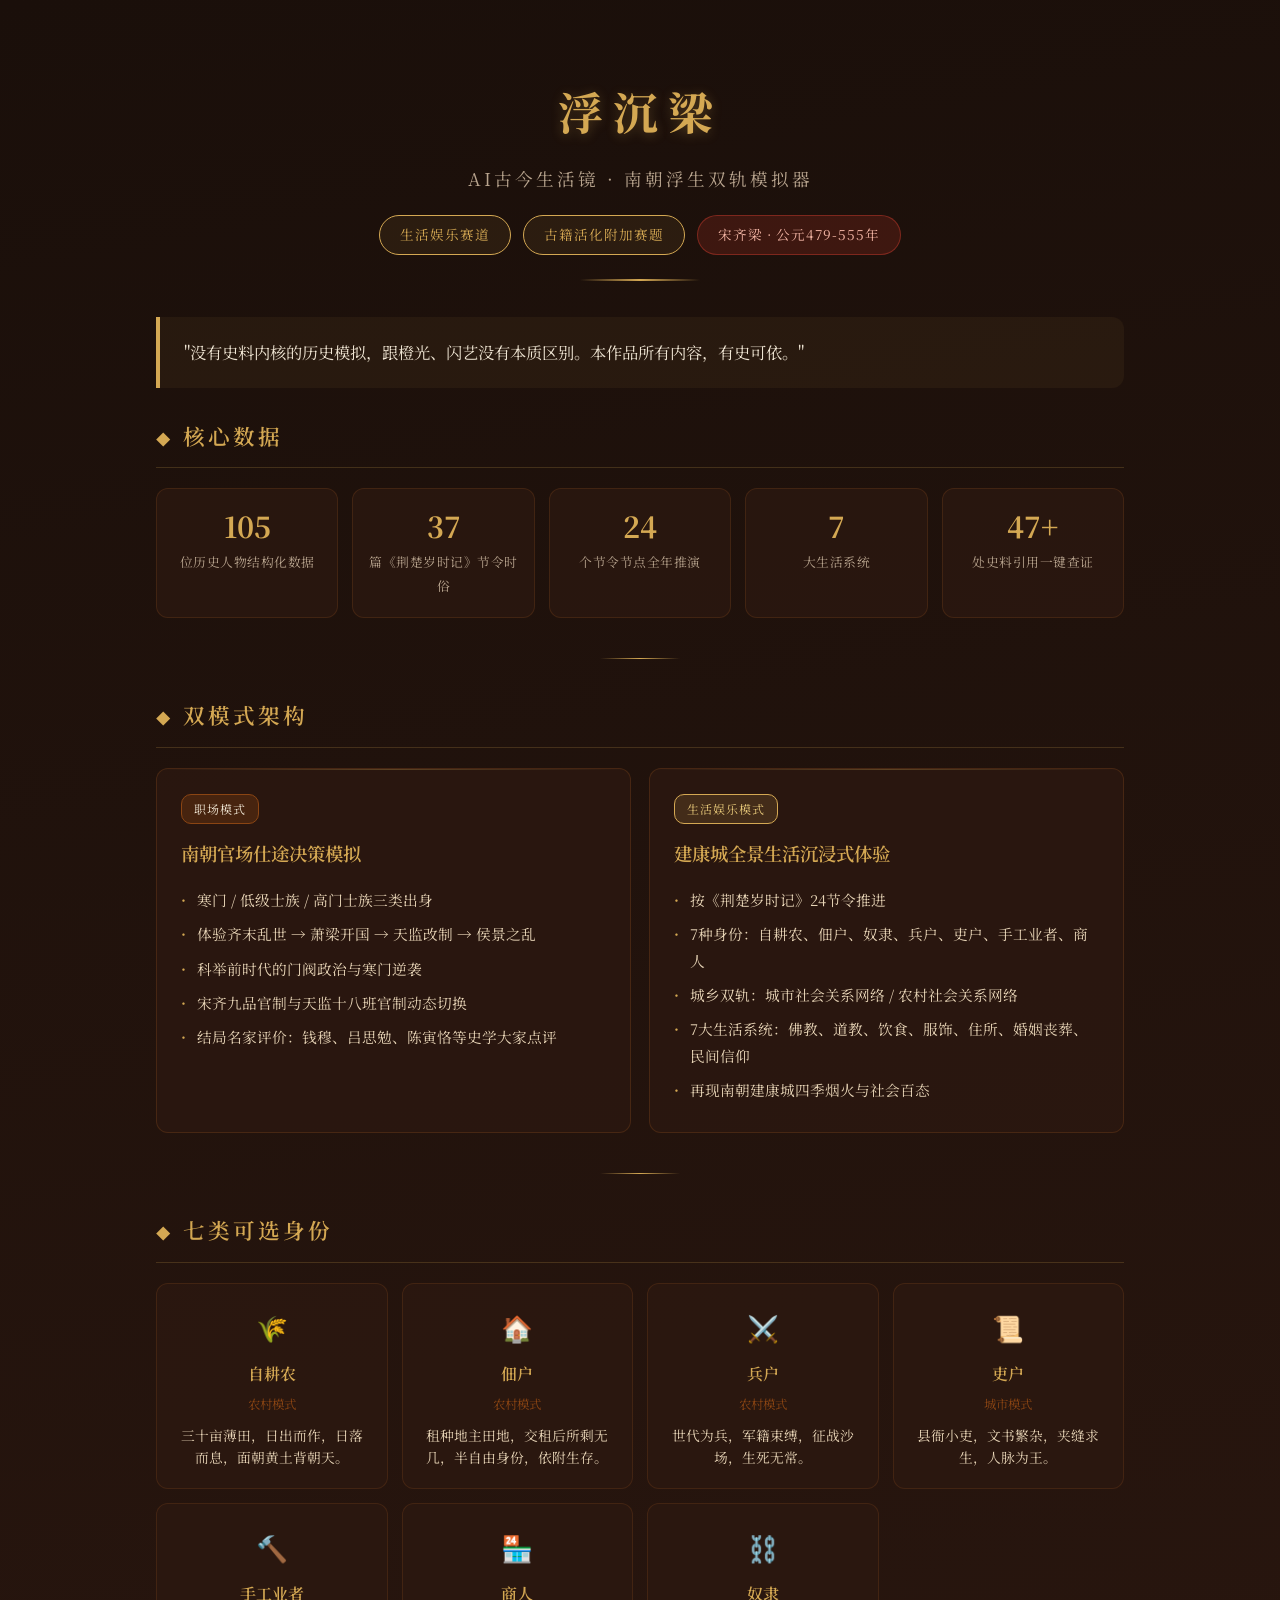
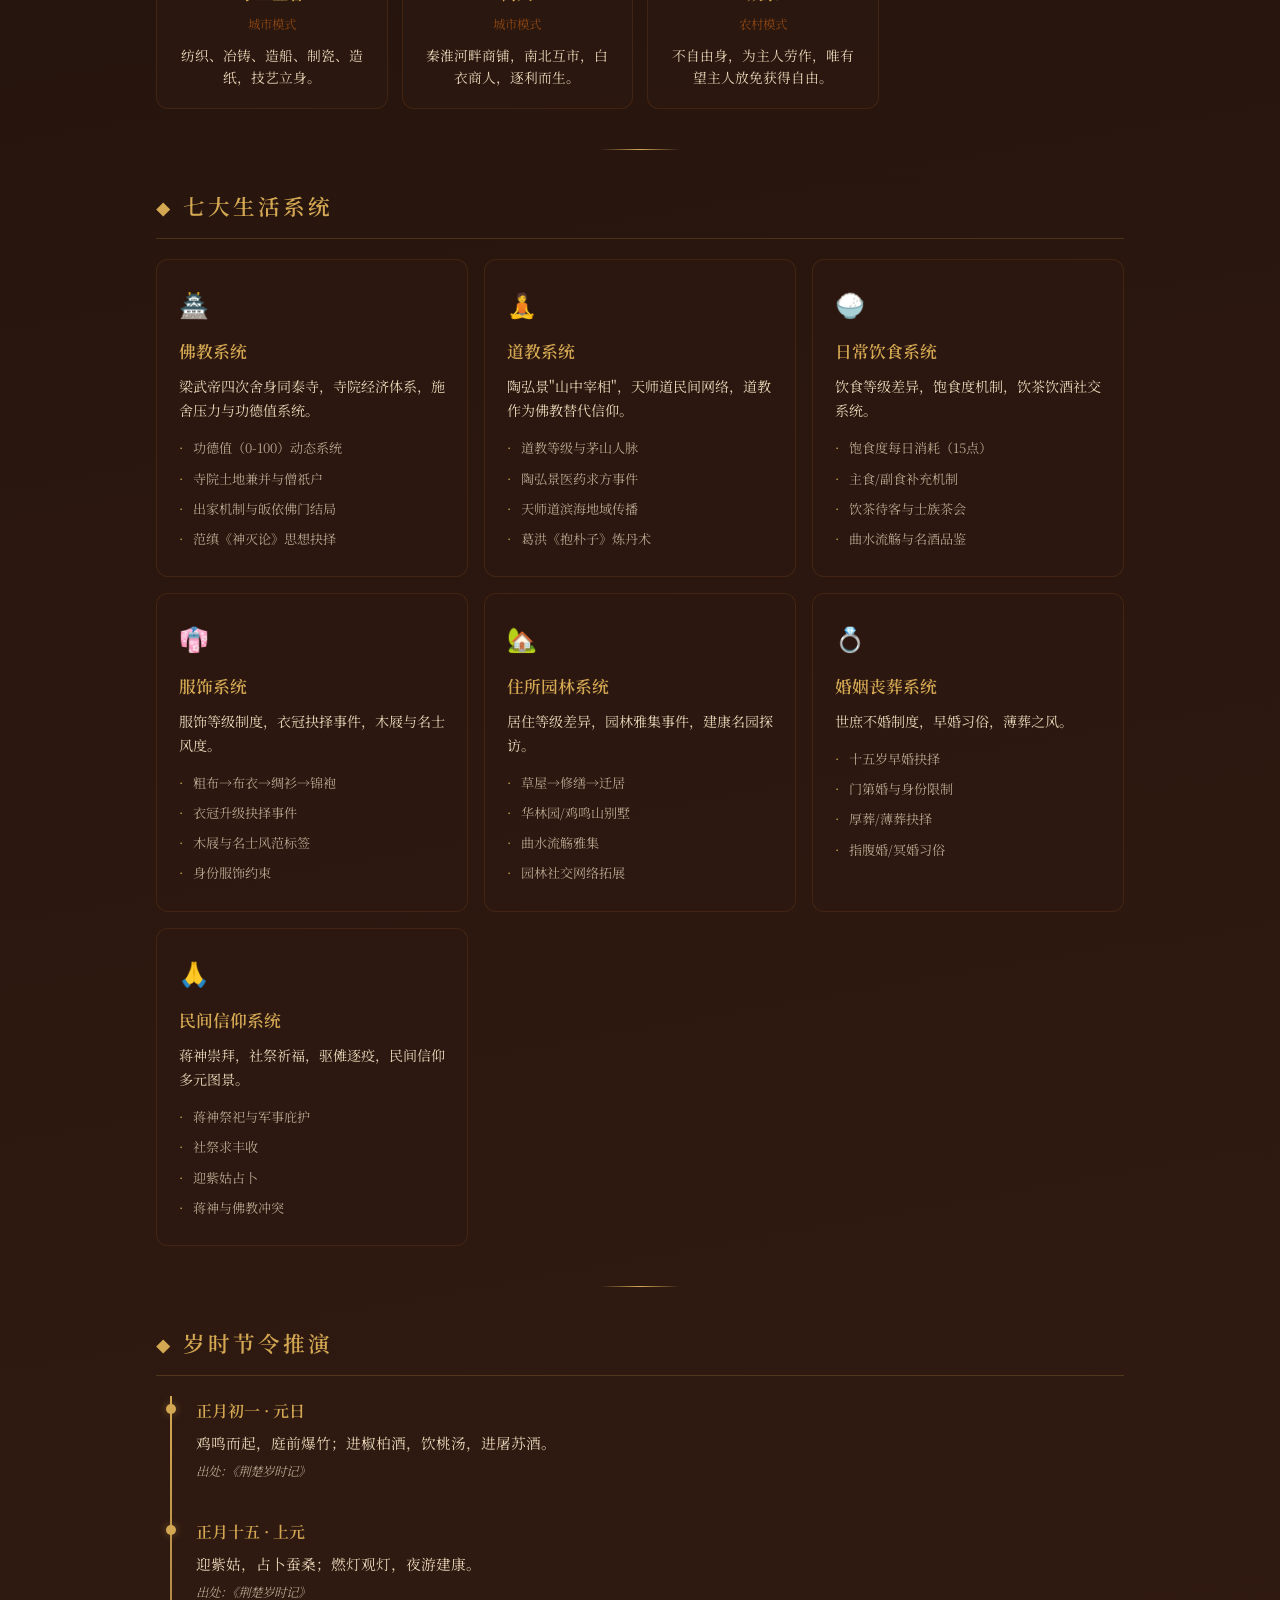
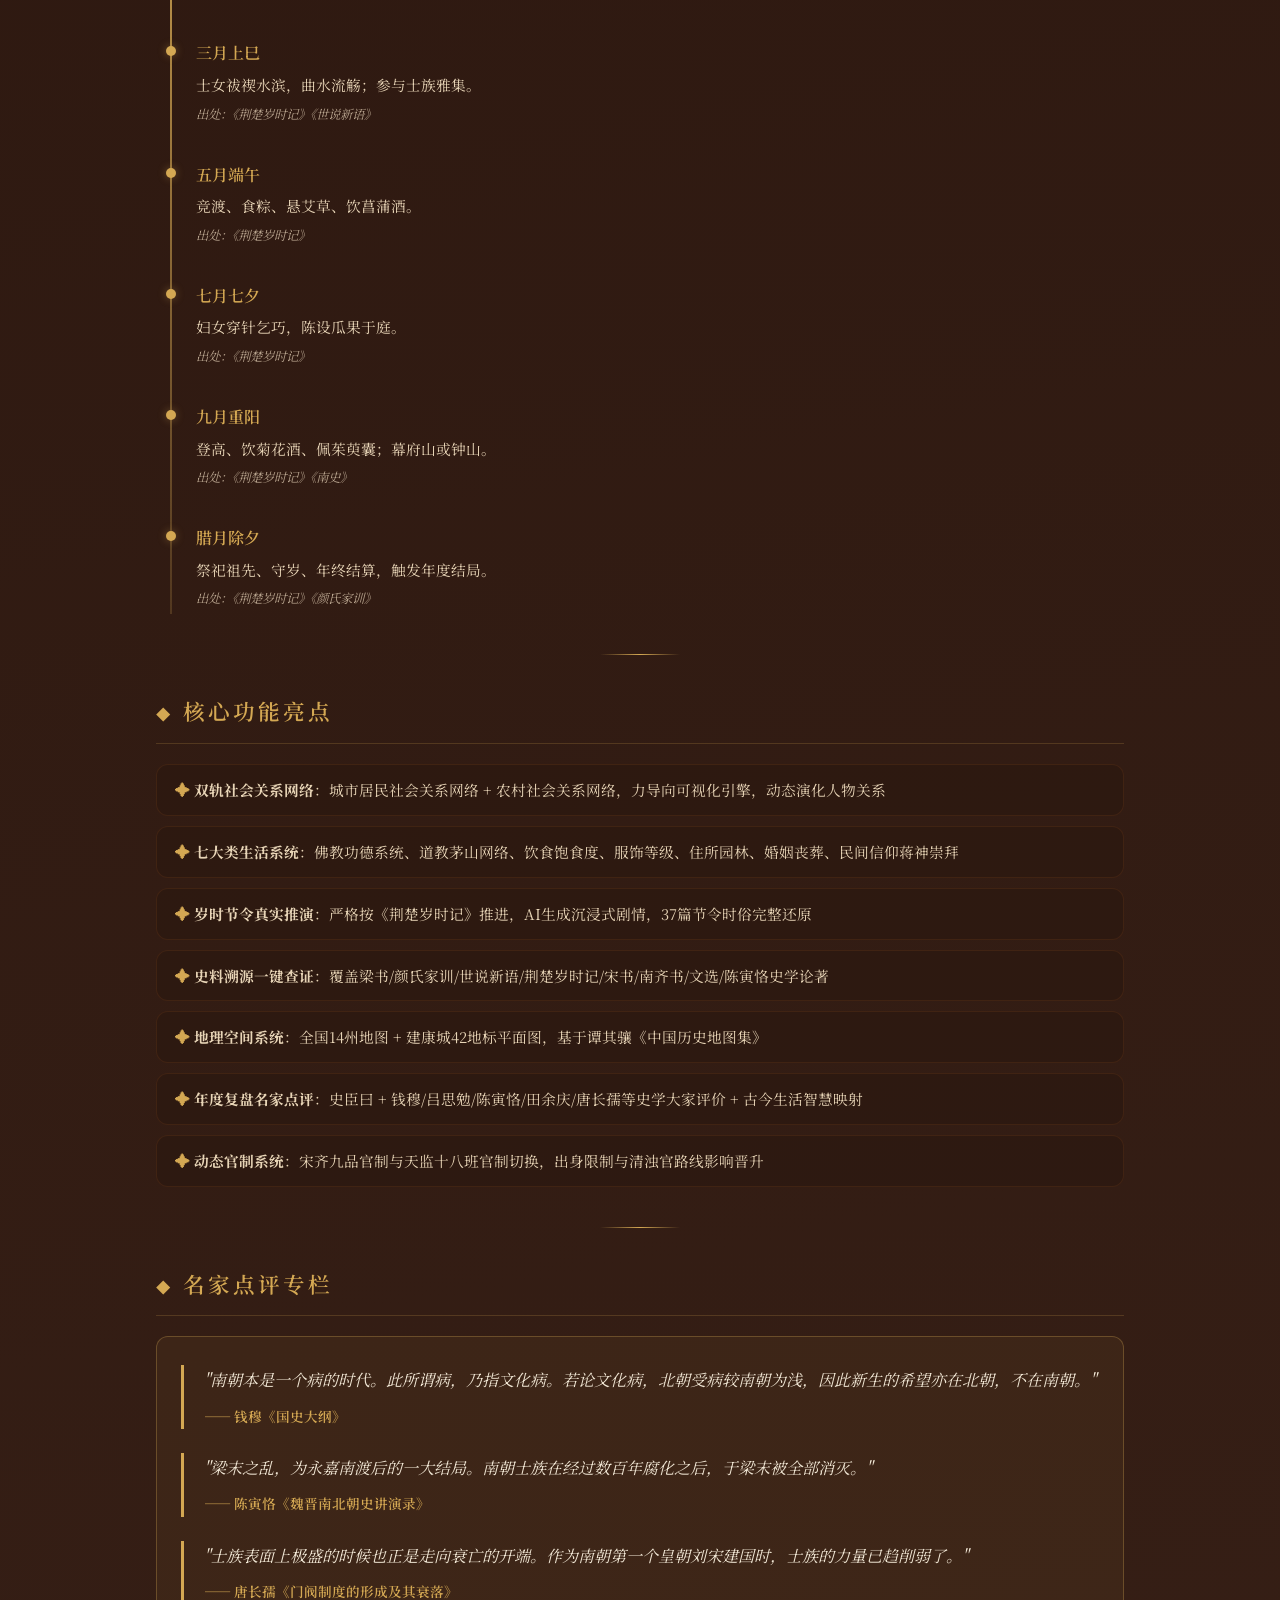
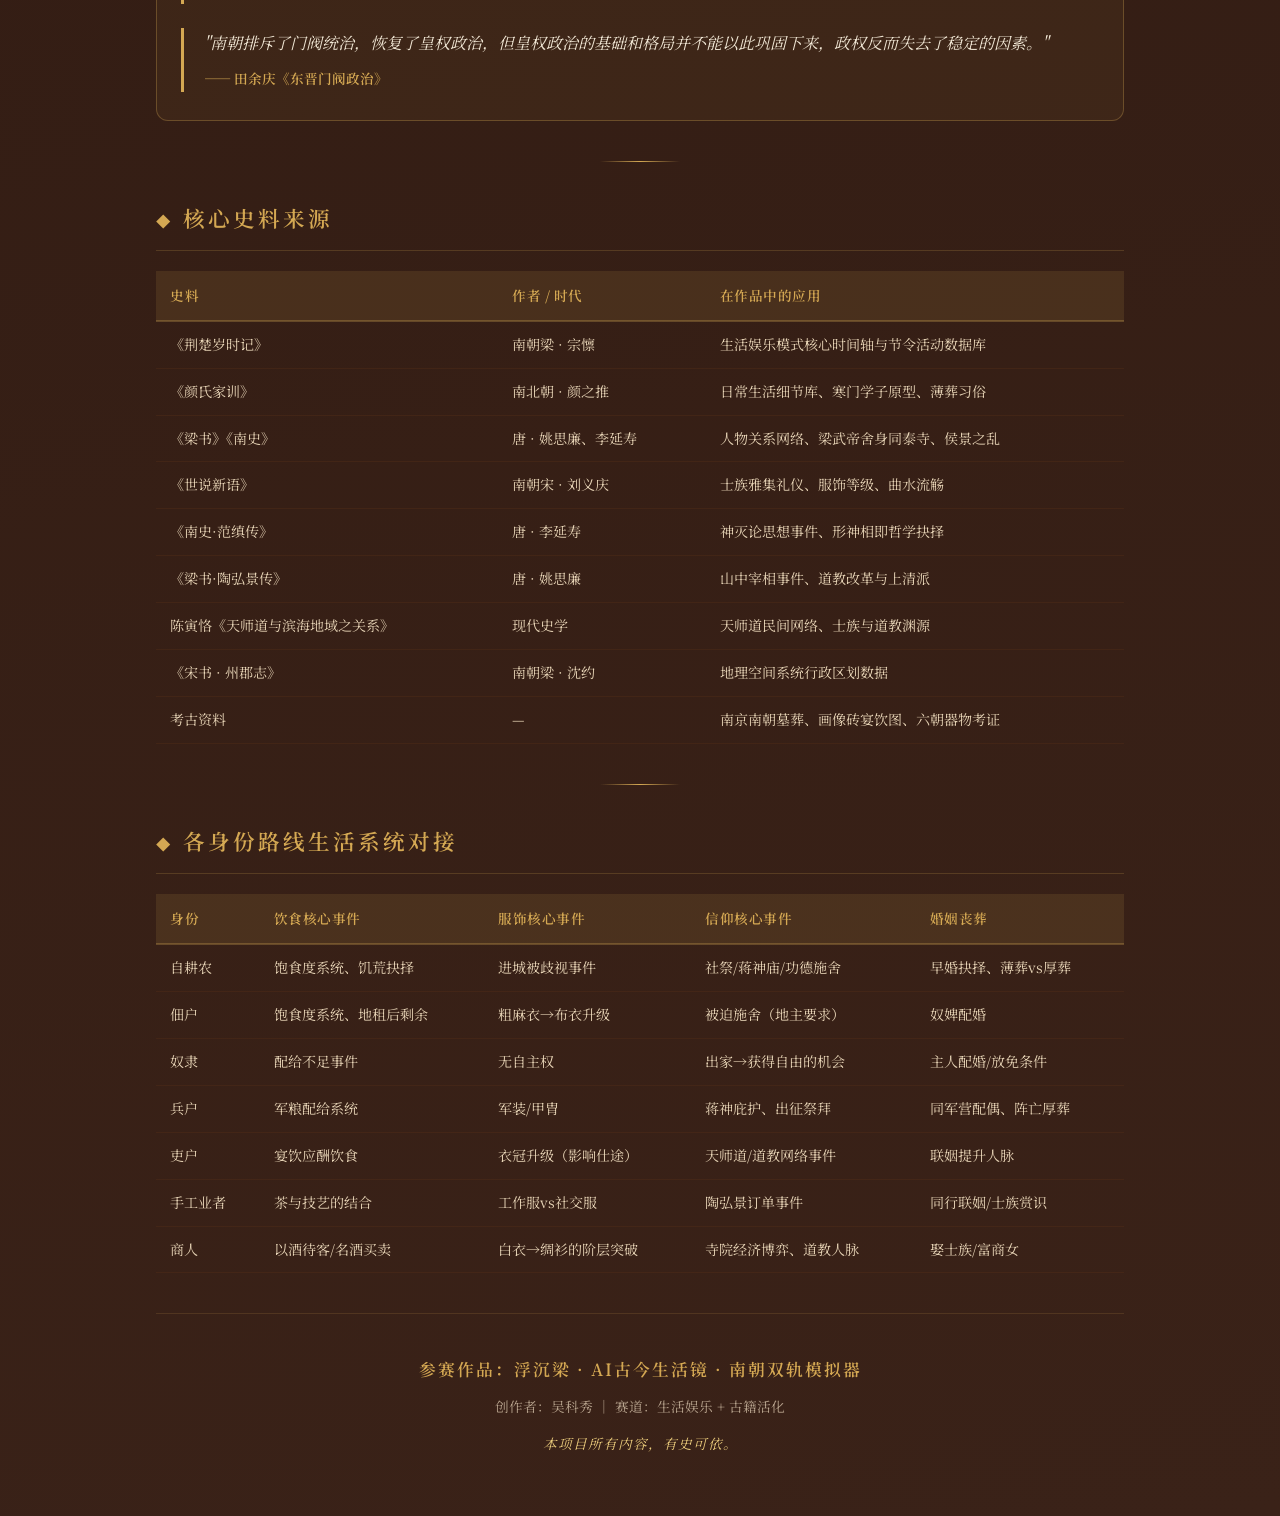
<file: 南朝浮生双轨模拟器-创意展示.html>
<!DOCTYPE html>
<html lang="zh-CN">
<head>
<meta charset="UTF-8">
<meta name="viewport" content="width=device-width, initial-scale=1.0">
<title>浮沉梁 - 南朝浮生双轨模拟器 · 创意展示</title>
<link href="https://fonts.googleapis.com/css2?family=Noto+Serif+SC:wght@400;600;700&display=swap" rel="stylesheet">
<style>
:root {
  --bg-dark: #2d1810;
  --bg-darker: #1a0f0a;
  --gold: #d4a853;
  --gold-light: #e8c97a;
  --ochre: #8b4513;
  --beige: #e8d5b7;
  --beige-light: #f0e6d4;
  --border: #5c3317;
  --panel: rgba(45, 24, 16, 0.75);
  --panel-light: rgba(232, 213, 183, 0.08);
  --text: #e8d5b7;
  --text-muted: #b8a48e;
  --hover-bg: rgba(212, 168, 83, 0.12);
  --radius: 12px;
  --transition: all 0.3s ease;
}

* { margin: 0; padding: 0; box-sizing: border-box; }

body {
  font-family: 'Noto Serif SC', 'Source Han Serif SC', SimSun, serif;
  background: linear-gradient(170deg, var(--bg-darker) 0%, var(--bg-dark) 40%, #3a2218 100%);
  color: var(--text);
  line-height: 1.85;
  min-height: 100vh;
}

.container { max-width: 1000px; margin: 0 auto; padding: 20px 16px 40px; }

.header {
  text-align: center;
  padding: 50px 20px 36px;
  position: relative;
}

.header::after {
  content: '';
  display: block;
  width: 120px;
  height: 2px;
  background: linear-gradient(90deg, transparent, var(--gold), transparent);
  margin: 24px auto 0;
}

.header h1 {
  font-size: 2.8rem;
  font-weight: 700;
  color: var(--gold);
  letter-spacing: 10px;
  margin-bottom: 10px;
  text-shadow: 0 2px 12px rgba(212, 168, 83, 0.3);
}

.header .subtitle {
  font-size: 1.1rem;
  color: var(--text-muted);
  letter-spacing: 3px;
  margin-bottom: 20px;
}

.tag-group {
  display: flex;
  justify-content: center;
  gap: 12px;
  flex-wrap: wrap;
}

.tag {
  display: inline-block;
  padding: 6px 20px;
  border: 1px solid var(--gold);
  border-radius: 20px;
  color: var(--gold);
  font-size: 0.85rem;
  letter-spacing: 1px;
  background: rgba(212, 168, 83, 0.08);
}

.tag.highlight {
  background: rgba(192, 57, 43, 0.2);
  border-color: rgba(192, 57, 43, 0.5);
  color: #f5b7a6;
}

.highlight-box {
  background: rgba(212, 168, 83, 0.06);
  border-left: 4px solid var(--gold);
  border-radius: 0 var(--radius) var(--radius) 0;
  padding: 20px 24px;
  margin-bottom: 28px;
  font-size: 1.02rem;
  line-height: 1.9;
  color: var(--beige-light);
}

.section { margin-bottom: 40px; }

.section-title {
  color: var(--gold);
  font-size: 1.35rem;
  font-weight: 600;
  letter-spacing: 3px;
  margin-bottom: 20px;
  padding-bottom: 12px;
  border-bottom: 1px solid rgba(212, 168, 83, 0.2);
  position: relative;
}

.section-title::before {
  content: '◆';
  margin-right: 10px;
  font-size: 0.9rem;
}

.stats-grid {
  display: grid;
  grid-template-columns: repeat(5, 1fr);
  gap: 14px;
  margin-bottom: 8px;
}

.stat-item {
  text-align: center;
  padding: 20px 10px;
  background: var(--panel);
  border: 1px solid rgba(92, 51, 23, 0.5);
  border-radius: var(--radius);
  transition: var(--transition);
}

.stat-item:hover {
  transform: translateY(-3px);
  border-color: rgba(212, 168, 83, 0.3);
}

.stat-number {
  display: block;
  font-size: 1.8rem;
  font-weight: 700;
  color: var(--gold);
  line-height: 1.2;
}

.stat-label {
  display: block;
  font-size: 0.8rem;
  color: var(--text-muted);
  margin-top: 6px;
  letter-spacing: 0.5px;
}

.two-col {
  display: grid;
  grid-template-columns: 1fr 1fr;
  gap: 18px;
}

.two-col .card { margin-bottom: 0; }

.card {
  background: var(--panel);
  border: 1px solid rgba(92, 51, 23, 0.6);
  border-radius: var(--radius);
  padding: 24px;
  transition: var(--transition);
  position: relative;
  overflow: hidden;
}

.card::before {
  content: '';
  position: absolute;
  top: 0;
  left: 0;
  right: 0;
  height: 1px;
  background: linear-gradient(90deg, transparent, rgba(212, 168, 83, 0.3), transparent);
}

.card:hover {
  transform: translateY(-3px);
  border-color: rgba(212, 168, 83, 0.35);
  box-shadow: 0 8px 30px rgba(0, 0, 0, 0.35);
}

.mode-label {
  display: inline-block;
  font-size: 0.75rem;
  padding: 3px 12px;
  border-radius: 10px;
  margin-bottom: 12px;
  letter-spacing: 1px;
}

.mode-label.career {
  background: rgba(139, 69, 19, 0.3);
  border: 1px solid var(--ochre);
  color: var(--beige-light);
}

.mode-label.life {
  background: rgba(212, 168, 83, 0.15);
  border: 1px solid var(--gold);
  color: var(--gold-light);
}

.card h3 {
  font-size: 1.15rem;
  color: var(--gold);
  margin-bottom: 12px;
  font-weight: 600;
}

.card p, .card li {
  color: var(--text);
  font-size: 0.92rem;
  line-height: 1.8;
}

.card ul {
  list-style: none;
  padding: 0;
  margin-top: 10px;
}

.card ul li {
  padding: 4px 0;
  position: relative;
  padding-left: 16px;
}

.card ul li::before {
  content: '·';
  position: absolute;
  left: 0;
  color: var(--gold);
  font-weight: 700;
}

.identity-grid {
  display: grid;
  grid-template-columns: repeat(4, 1fr);
  gap: 14px;
}

.identity-card {
  background: var(--panel);
  border: 1px solid rgba(92, 51, 23, 0.5);
  border-radius: var(--radius);
  padding: 20px;
  transition: var(--transition);
  text-align: center;
}

.identity-card:hover {
  transform: translateY(-3px);
  border-color: rgba(212, 168, 83, 0.35);
}

.identity-icon { font-size: 1.6rem; margin-bottom: 8px; display: block; }
.identity-name { font-size: 1rem; color: var(--gold); font-weight: 600; margin-bottom: 4px; }
.identity-origin { font-size: 0.78rem; color: var(--ochre); margin-bottom: 8px; }
.identity-desc { font-size: 0.86rem; color: var(--text); line-height: 1.6; }

.timeline {
  position: relative;
  padding-left: 40px;
  margin: 10px 0;
}

.timeline::before {
  content: '';
  position: absolute;
  left: 14px;
  top: 0;
  bottom: 0;
  width: 2px;
  background: linear-gradient(180deg, var(--gold), rgba(212, 168, 83, 0.2));
}

.timeline-item {
  position: relative;
  margin-bottom: 30px;
  padding-bottom: 4px;
}

.timeline-item:last-child { margin-bottom: 0; }

.timeline-item::before {
  content: '';
  position: absolute;
  left: -30px;
  top: 8px;
  width: 10px;
  height: 10px;
  background: var(--gold);
  border-radius: 50%;
  box-shadow: 0 0 8px rgba(212, 168, 83, 0.4);
}

.timeline-date {
  font-size: 1rem;
  color: var(--gold);
  font-weight: 600;
  margin-bottom: 4px;
}

.timeline-content {
  font-size: 0.92rem;
  color: var(--text);
  line-height: 1.8;
}

.timeline-source {
  display: block;
  font-size: 0.78rem;
  color: var(--text-muted);
  margin-top: 4px;
  font-style: italic;
}

.feature-list {
  list-style: none;
  padding: 0;
}

.feature-list li {
  padding: 12px 18px;
  margin-bottom: 10px;
  background: var(--panel);
  border: 1px solid rgba(92, 51, 23, 0.4);
  border-radius: var(--radius);
  font-size: 0.92rem;
  color: var(--text);
  transition: var(--transition);
  line-height: 1.75;
}

.feature-list li:hover {
  background: var(--hover-bg);
  border-color: rgba(212, 168, 83, 0.3);
  transform: translateY(-2px);
}

.feature-list li::before {
  content: '✦ ';
  color: var(--gold);
  font-weight: 700;
}

.quote-area {
  background: rgba(212, 168, 83, 0.06);
  border: 1px solid rgba(212, 168, 83, 0.3);
  border-radius: var(--radius);
  padding: 28px 24px;
}

.quote-item {
  margin-bottom: 24px;
  padding-left: 20px;
  border-left: 3px solid var(--gold);
}

.quote-item:last-child { margin-bottom: 0; }

.quote-text {
  font-size: 1rem;
  color: var(--beige-light);
  line-height: 1.9;
  font-style: italic;
}

.quote-author {
  display: block;
  font-size: 0.85rem;
  color: var(--gold);
  margin-top: 8px;
  font-style: normal;
  font-weight: 600;
}

.table-wrap {
  overflow-x: auto;
  margin-top: 6px;
}

table {
  width: 100%;
  border-collapse: collapse;
  font-size: 0.88rem;
}

th {
  background: rgba(212, 168, 83, 0.12);
  color: var(--gold);
  font-weight: 600;
  text-align: left;
  padding: 12px 14px;
  border-bottom: 2px solid rgba(212, 168, 83, 0.3);
  font-size: 0.85rem;
  letter-spacing: 0.5px;
}

td {
  padding: 11px 14px;
  border-bottom: 1px solid rgba(92, 51, 23, 0.3);
  color: var(--text);
  line-height: 1.7;
}

tr:hover td { background: var(--hover-bg); }

.systems-grid {
  display: grid;
  grid-template-columns: repeat(3, 1fr);
  gap: 16px;
}

.system-card {
  background: var(--panel);
  border: 1px solid rgba(92, 51, 23, 0.5);
  border-radius: var(--radius);
  padding: 22px;
  transition: var(--transition);
}

.system-card:hover {
  transform: translateY(-3px);
  border-color: rgba(212, 168, 83, 0.35);
}

.system-icon { font-size: 1.5rem; margin-bottom: 10px; display: block; }
.system-name {
  font-size: 1.05rem;
  color: var(--gold);
  font-weight: 600;
  margin-bottom: 8px;
}

.system-desc {
  font-size: 0.88rem;
  color: var(--text);
  line-height: 1.7;
  margin-bottom: 10px;
}

.system-features {
  list-style: none;
  padding: 0;
}

.system-features li {
  font-size: 0.82rem;
  color: var(--text-muted);
  padding: 3px 0;
  padding-left: 14px;
  position: relative;
}

.system-features li::before {
  content: '·';
  position: absolute;
  left: 0;
  color: var(--gold);
}

.divider {
  width: 80px;
  height: 1px;
  background: linear-gradient(90deg, transparent, var(--gold), transparent);
  margin: 36px auto;
}

.footer {
  text-align: center;
  padding: 40px 20px 20px;
  border-top: 1px solid rgba(212, 168, 83, 0.15);
  margin-top: 40px;
}

.footer-title {
  font-size: 1.05rem;
  color: var(--gold);
  font-weight: 600;
  margin-bottom: 8px;
  letter-spacing: 2px;
}

.footer-info {
  font-size: 0.86rem;
  color: var(--text-muted);
  margin-bottom: 4px;
}

.footer-slogan {
  font-size: 0.85rem;
  color: var(--gold-light);
  margin-top: 12px;
  font-style: italic;
  letter-spacing: 1px;
}

@media (max-width: 768px) {
  .stats-grid { grid-template-columns: repeat(2, 1fr); }
  .two-col, .identity-grid, .systems-grid { grid-template-columns: 1fr; }
  .header h1 { font-size: 2.2rem; letter-spacing: 6px; }
  .tag-group { gap: 8px; }
  .section-title { font-size: 1.15rem; }
  .stat-number { font-size: 1.5rem; }
  table { font-size: 0.8rem; }
  th, td { padding: 8px 10px; }
}
</style>
</head>
<body>

<div class="container">

  <header class="header">
    <h1>浮沉梁</h1>
    <p class="subtitle">AI古今生活镜 · 南朝浮生双轨模拟器</p>
    <div class="tag-group">
      <span class="tag">生活娱乐赛道</span>
      <span class="tag">古籍活化附加赛题</span>
      <span class="tag highlight">宋齐梁 · 公元479-555年</span>
    </div>
  </header>

  <div class="highlight-box">
    "没有史料内核的历史模拟，跟橙光、闪艺没有本质区别。本作品所有内容，有史可依。"
  </div>

  <section class="section">
    <h2 class="section-title">核心数据</h2>
    <div class="stats-grid">
      <div class="stat-item">
        <span class="stat-number">105</span>
        <span class="stat-label">位历史人物结构化数据</span>
      </div>
      <div class="stat-item">
        <span class="stat-number">37</span>
        <span class="stat-label">篇《荆楚岁时记》节令时俗</span>
      </div>
      <div class="stat-item">
        <span class="stat-number">24</span>
        <span class="stat-label">个节令节点全年推演</span>
      </div>
      <div class="stat-item">
        <span class="stat-number">7</span>
        <span class="stat-label">大生活系统</span>
      </div>
      <div class="stat-item">
        <span class="stat-number">47+</span>
        <span class="stat-label">处史料引用一键查证</span>
      </div>
    </div>
  </section>

  <div class="divider"></div>

  <section class="section">
    <h2 class="section-title">双模式架构</h2>
    <div class="two-col">
      <div class="card">
        <span class="mode-label career">职场模式</span>
        <h3>南朝官场仕途决策模拟</h3>
        <ul>
          <li>寒门 / 低级士族 / 高门士族三类出身</li>
          <li>体验齐末乱世 → 萧梁开国 → 天监改制 → 侯景之乱</li>
          <li>科举前时代的门阀政治与寒门逆袭</li>
          <li>宋齐九品官制与天监十八班官制动态切换</li>
          <li>结局名家评价：钱穆、吕思勉、陈寅恪等史学大家点评</li>
        </ul>
      </div>
      <div class="card">
        <span class="mode-label life">生活娱乐模式</span>
        <h3>建康城全景生活沉浸式体验</h3>
        <ul>
          <li>按《荆楚岁时记》24节令推进</li>
          <li>7种身份：自耕农、佃户、奴隶、兵户、吏户、手工业者、商人</li>
          <li>城乡双轨：城市社会关系网络 / 农村社会关系网络</li>
          <li>7大生活系统：佛教、道教、饮食、服饰、住所、婚姻丧葬、民间信仰</li>
          <li>再现南朝建康城四季烟火与社会百态</li>
        </ul>
      </div>
    </div>
  </section>

  <div class="divider"></div>

  <section class="section">
    <h2 class="section-title">七类可选身份</h2>
    <div class="identity-grid">
      <div class="identity-card">
        <span class="identity-icon">🌾</span>
        <div class="identity-name">自耕农</div>
        <div class="identity-origin">农村模式</div>
        <div class="identity-desc">三十亩薄田，日出而作，日落而息，面朝黄土背朝天。</div>
      </div>
      <div class="identity-card">
        <span class="identity-icon">🏠</span>
        <div class="identity-name">佃户</div>
        <div class="identity-origin">农村模式</div>
        <div class="identity-desc">租种地主田地，交租后所剩无几，半自由身份，依附生存。</div>
      </div>
      <div class="identity-card">
        <span class="identity-icon">⚔️</span>
        <div class="identity-name">兵户</div>
        <div class="identity-origin">农村模式</div>
        <div class="identity-desc">世代为兵，军籍束缚，征战沙场，生死无常。</div>
      </div>
      <div class="identity-card">
        <span class="identity-icon">📜</span>
        <div class="identity-name">吏户</div>
        <div class="identity-origin">城市模式</div>
        <div class="identity-desc">县衙小吏，文书繁杂，夹缝求生，人脉为王。</div>
      </div>
      <div class="identity-card">
        <span class="identity-icon">🔨</span>
        <div class="identity-name">手工业者</div>
        <div class="identity-origin">城市模式</div>
        <div class="identity-desc">纺织、冶铸、造船、制瓷、造纸，技艺立身。</div>
      </div>
      <div class="identity-card">
        <span class="identity-icon">🏪</span>
        <div class="identity-name">商人</div>
        <div class="identity-origin">城市模式</div>
        <div class="identity-desc">秦淮河畔商铺，南北互市，白衣商人，逐利而生。</div>
      </div>
      <div class="identity-card">
        <span class="identity-icon">⛓️</span>
        <div class="identity-name">奴隶</div>
        <div class="identity-origin">农村模式</div>
        <div class="identity-desc">不自由身，为主人劳作，唯有望主人放免获得自由。</div>
      </div>
    </div>
  </section>

  <div class="divider"></div>

  <section class="section">
    <h2 class="section-title">七大生活系统</h2>
    <div class="systems-grid">
      <div class="system-card">
        <span class="system-icon">🏯</span>
        <div class="system-name">佛教系统</div>
        <div class="system-desc">梁武帝四次舍身同泰寺，寺院经济体系，施舍压力与功德值系统。</div>
        <ul class="system-features">
          <li>功德值（0-100）动态系统</li>
          <li>寺院土地兼并与僧祇户</li>
          <li>出家机制与皈依佛门结局</li>
          <li>范缜《神灭论》思想抉择</li>
        </ul>
      </div>
      <div class="system-card">
        <span class="system-icon">🧘</span>
        <div class="system-name">道教系统</div>
        <div class="system-desc">陶弘景"山中宰相"，天师道民间网络，道教作为佛教替代信仰。</div>
        <ul class="system-features">
          <li>道教等级与茅山人脉</li>
          <li>陶弘景医药求方事件</li>
          <li>天师道滨海地域传播</li>
          <li>葛洪《抱朴子》炼丹术</li>
        </ul>
      </div>
      <div class="system-card">
        <span class="system-icon">🍚</span>
        <div class="system-name">日常饮食系统</div>
        <div class="system-desc">饮食等级差异，饱食度机制，饮茶饮酒社交系统。</div>
        <ul class="system-features">
          <li>饱食度每日消耗（15点）</li>
          <li>主食/副食补充机制</li>
          <li>饮茶待客与士族茶会</li>
          <li>曲水流觞与名酒品鉴</li>
        </ul>
      </div>
      <div class="system-card">
        <span class="system-icon">👘</span>
        <div class="system-name">服饰系统</div>
        <div class="system-desc">服饰等级制度，衣冠抉择事件，木屐与名士风度。</div>
        <ul class="system-features">
          <li>粗布→布衣→绸衫→锦袍</li>
          <li>衣冠升级抉择事件</li>
          <li>木屐与名士风范标签</li>
          <li>身份服饰约束</li>
        </ul>
      </div>
      <div class="system-card">
        <span class="system-icon">🏡</span>
        <div class="system-name">住所园林系统</div>
        <div class="system-desc">居住等级差异，园林雅集事件，建康名园探访。</div>
        <ul class="system-features">
          <li>草屋→修缮→迁居</li>
          <li>华林园/鸡鸣山别墅</li>
          <li>曲水流觞雅集</li>
          <li>园林社交网络拓展</li>
        </ul>
      </div>
      <div class="system-card">
        <span class="system-icon">💍</span>
        <div class="system-name">婚姻丧葬系统</div>
        <div class="system-desc">世庶不婚制度，早婚习俗，薄葬之风。</div>
        <ul class="system-features">
          <li>十五岁早婚抉择</li>
          <li>门第婚与身份限制</li>
          <li>厚葬/薄葬抉择</li>
          <li>指腹婚/冥婚习俗</li>
        </ul>
      </div>
      <div class="system-card">
        <span class="system-icon">🙏</span>
        <div class="system-name">民间信仰系统</div>
        <div class="system-desc">蒋神崇拜，社祭祈福，驱傩逐疫，民间信仰多元图景。</div>
        <ul class="system-features">
          <li>蒋神祭祀与军事庇护</li>
          <li>社祭求丰收</li>
          <li>迎紫姑占卜</li>
          <li>蒋神与佛教冲突</li>
        </ul>
      </div>
    </div>
  </section>

  <div class="divider"></div>

  <section class="section">
    <h2 class="section-title">岁时节令推演</h2>
    <div class="timeline">
      <div class="timeline-item">
        <div class="timeline-date">正月初一 · 元日</div>
        <div class="timeline-content">鸡鸣而起，庭前爆竹；进椒柏酒，饮桃汤，进屠苏酒。</div>
        <span class="timeline-source">出处：《荆楚岁时记》</span>
      </div>
      <div class="timeline-item">
        <div class="timeline-date">正月十五 · 上元</div>
        <div class="timeline-content">迎紫姑，占卜蚕桑；燃灯观灯，夜游建康。</div>
        <span class="timeline-source">出处：《荆楚岁时记》</span>
      </div>
      <div class="timeline-item">
        <div class="timeline-date">三月上巳</div>
        <div class="timeline-content">士女祓禊水滨，曲水流觞；参与士族雅集。</div>
        <span class="timeline-source">出处：《荆楚岁时记》《世说新语》</span>
      </div>
      <div class="timeline-item">
        <div class="timeline-date">五月端午</div>
        <div class="timeline-content">竞渡、食粽、悬艾草、饮菖蒲酒。</div>
        <span class="timeline-source">出处：《荆楚岁时记》</span>
      </div>
      <div class="timeline-item">
        <div class="timeline-date">七月七夕</div>
        <div class="timeline-content">妇女穿针乞巧，陈设瓜果于庭。</div>
        <span class="timeline-source">出处：《荆楚岁时记》</span>
      </div>
      <div class="timeline-item">
        <div class="timeline-date">九月重阳</div>
        <div class="timeline-content">登高、饮菊花酒、佩茱萸囊；幕府山或钟山。</div>
        <span class="timeline-source">出处：《荆楚岁时记》《南史》</span>
      </div>
      <div class="timeline-item">
        <div class="timeline-date">腊月除夕</div>
        <div class="timeline-content">祭祀祖先、守岁、年终结算，触发年度结局。</div>
        <span class="timeline-source">出处：《荆楚岁时记》《颜氏家训》</span>
      </div>
    </div>
  </section>

  <div class="divider"></div>

  <section class="section">
    <h2 class="section-title">核心功能亮点</h2>
    <ul class="feature-list">
      <li><strong>双轨社会关系网络</strong>：城市居民社会关系网络 + 农村社会关系网络，力导向可视化引擎，动态演化人物关系</li>
      <li><strong>七大类生活系统</strong>：佛教功德系统、道教茅山网络、饮食饱食度、服饰等级、住所园林、婚姻丧葬、民间信仰蒋神崇拜</li>
      <li><strong>岁时节令真实推演</strong>：严格按《荆楚岁时记》推进，AI生成沉浸式剧情，37篇节令时俗完整还原</li>
      <li><strong>史料溯源一键查证</strong>：覆盖梁书/颜氏家训/世说新语/荆楚岁时记/宋书/南齐书/文选/陈寅恪史学论著</li>
      <li><strong>地理空间系统</strong>：全国14州地图 + 建康城42地标平面图，基于谭其骧《中国历史地图集》</li>
      <li><strong>年度复盘名家点评</strong>：史臣曰 + 钱穆/吕思勉/陈寅恪/田余庆/唐长孺等史学大家评价 + 古今生活智慧映射</li>
      <li><strong>动态官制系统</strong>：宋齐九品官制与天监十八班官制切换，出身限制与清浊官路线影响晋升</li>
    </ul>
  </section>

  <div class="divider"></div>

  <section class="section">
    <h2 class="section-title">名家点评专栏</h2>
    <div class="quote-area">
      <div class="quote-item">
        <div class="quote-text">"南朝本是一个病的时代。此所谓病，乃指文化病。若论文化病，北朝受病较南朝为浅，因此新生的希望亦在北朝，不在南朝。"</div>
        <span class="quote-author">—— 钱穆《国史大纲》</span>
      </div>
      <div class="quote-item">
        <div class="quote-text">"梁末之乱，为永嘉南渡后的一大结局。南朝士族在经过数百年腐化之后，于梁末被全部消灭。"</div>
        <span class="quote-author">—— 陈寅恪《魏晋南北朝史讲演录》</span>
      </div>
      <div class="quote-item">
        <div class="quote-text">"士族表面上极盛的时候也正是走向衰亡的开端。作为南朝第一个皇朝刘宋建国时，士族的力量已趋削弱了。"</div>
        <span class="quote-author">—— 唐长孺《门阀制度的形成及其衰落》</span>
      </div>
      <div class="quote-item">
        <div class="quote-text">"南朝排斥了门阀统治，恢复了皇权政治，但皇权政治的基础和格局并不能以此巩固下来，政权反而失去了稳定的因素。"</div>
        <span class="quote-author">—— 田余庆《东晋门阀政治》</span>
      </div>
    </div>
  </section>

  <div class="divider"></div>

  <section class="section">
    <h2 class="section-title">核心史料来源</h2>
    <div class="table-wrap">
      <table>
        <thead>
          <tr>
            <th>史料</th>
            <th>作者 / 时代</th>
            <th>在作品中的应用</th>
          </tr>
        </thead>
        <tbody>
          <tr>
            <td>《荆楚岁时记》</td>
            <td>南朝梁 · 宗懔</td>
            <td>生活娱乐模式核心时间轴与节令活动数据库</td>
          </tr>
          <tr>
            <td>《颜氏家训》</td>
            <td>南北朝 · 颜之推</td>
            <td>日常生活细节库、寒门学子原型、薄葬习俗</td>
          </tr>
          <tr>
            <td>《梁书》《南史》</td>
            <td>唐 · 姚思廉、李延寿</td>
            <td>人物关系网络、梁武帝舍身同泰寺、侯景之乱</td>
          </tr>
          <tr>
            <td>《世说新语》</td>
            <td>南朝宋 · 刘义庆</td>
            <td>士族雅集礼仪、服饰等级、曲水流觞</td>
          </tr>
          <tr>
            <td>《南史·范缜传》</td>
            <td>唐 · 李延寿</td>
            <td>神灭论思想事件、形神相即哲学抉择</td>
          </tr>
          <tr>
            <td>《梁书·陶弘景传》</td>
            <td>唐 · 姚思廉</td>
            <td>山中宰相事件、道教改革与上清派</td>
          </tr>
          <tr>
            <td>陈寅恪《天师道与滨海地域之关系》</td>
            <td>现代史学</td>
            <td>天师道民间网络、士族与道教渊源</td>
          </tr>
          <tr>
            <td>《宋书 · 州郡志》</td>
            <td>南朝梁 · 沈约</td>
            <td>地理空间系统行政区划数据</td>
          </tr>
          <tr>
            <td>考古资料</td>
            <td>—</td>
            <td>南京南朝墓葬、画像砖宴饮图、六朝器物考证</td>
          </tr>
        </tbody>
      </table>
    </div>
  </section>

  <div class="divider"></div>

  <section class="section">
    <h2 class="section-title">各身份路线生活系统对接</h2>
    <div class="table-wrap">
      <table>
        <thead>
          <tr>
            <th>身份</th>
            <th>饮食核心事件</th>
            <th>服饰核心事件</th>
            <th>信仰核心事件</th>
            <th>婚姻丧葬</th>
          </tr>
        </thead>
        <tbody>
          <tr>
            <td>自耕农</td>
            <td>饱食度系统、饥荒抉择</td>
            <td>进城被歧视事件</td>
            <td>社祭/蒋神庙/功德施舍</td>
            <td>早婚抉择、薄葬vs厚葬</td>
          </tr>
          <tr>
            <td>佃户</td>
            <td>饱食度系统、地租后剩余</td>
            <td>粗麻衣→布衣升级</td>
            <td>被迫施舍（地主要求）</td>
            <td>奴婢配婚</td>
          </tr>
          <tr>
            <td>奴隶</td>
            <td>配给不足事件</td>
            <td>无自主权</td>
            <td>出家→获得自由的机会</td>
            <td>主人配婚/放免条件</td>
          </tr>
          <tr>
            <td>兵户</td>
            <td>军粮配给系统</td>
            <td>军装/甲胄</td>
            <td>蒋神庇护、出征祭拜</td>
            <td>同军营配偶、阵亡厚葬</td>
          </tr>
          <tr>
            <td>吏户</td>
            <td>宴饮应酬饮食</td>
            <td>衣冠升级（影响仕途）</td>
            <td>天师道/道教网络事件</td>
            <td>联姻提升人脉</td>
          </tr>
          <tr>
            <td>手工业者</td>
            <td>茶与技艺的结合</td>
            <td>工作服vs社交服</td>
            <td>陶弘景订单事件</td>
            <td>同行联姻/士族赏识</td>
          </tr>
          <tr>
            <td>商人</td>
            <td>以酒待客/名酒买卖</td>
            <td>白衣→绸衫的阶层突破</td>
            <td>寺院经济博弈、道教人脉</td>
            <td>娶士族/富商女</td>
          </tr>
        </tbody>
      </table>
    </div>
  </section>

  <footer class="footer">
    <div class="footer-title">参赛作品：浮沉梁 · AI古今生活镜 · 南朝双轨模拟器</div>
    <div class="footer-info">创作者：吴科秀 ｜ 赛道：生活娱乐 + 古籍活化</div>
    <div class="footer-slogan">本项目所有内容，有史可依。</div>
  </footer>

</div>

</body>
</html>
</file>
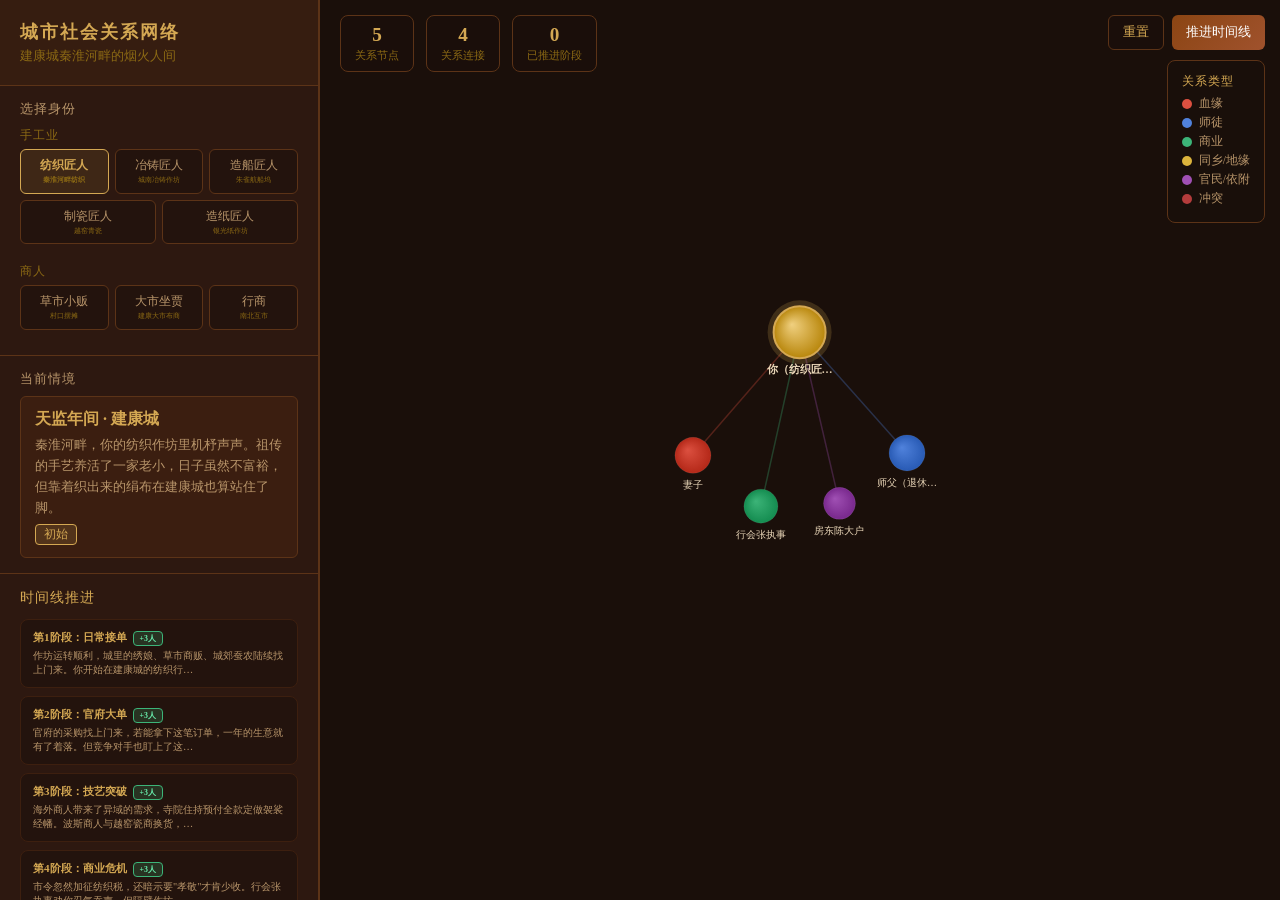
<file: 城市居民社会关系网络Demo (1).html>
<!DOCTYPE html>
<html lang="zh-CN">
<head>
<meta charset="UTF-8">
<meta name="viewport" content="width=device-width, initial-scale=1.0">
<title>南朝浮生录 - 城市社会关系网络Demo</title>
<style>
*{margin:0;padding:0;box-sizing:border-box}
body{font-family:"Noto Serif SC","SimSun",serif;background:#1a0f0a;color:#e8d5b7;overflow:auto;height:auto}
.container{display:flex;height:100vh}
.sidebar{width:320px;background:#2d1810;border-right:2px solid #5c3317;padding:0;display:flex;flex-direction:column;overflow:hidden}
.sidebar-header{padding:20px;border-bottom:1px solid #5c3317;background:rgba(139,69,19,.1)}
.sidebar-header h1{color:#d4a853;font-size:1.1em;letter-spacing:2px}
.sidebar-header .subtitle{color:#8b6914;font-size:.8em;margin-top:4px}
.identity-panel{padding:15px 20px;border-bottom:1px solid #5c3317}
.identity-label{font-size:.8em;color:#b8956a;margin-bottom:8px;letter-spacing:1px}
.identity-category{font-size:.72em;color:#8b6914;margin:10px 0 6px;letter-spacing:1px}
.identity-buttons{display:flex;gap:6px;padding:0 0 10px;flex-wrap:wrap}
.identity-btn{flex:1;min-width:70px;padding:8px 4px;border:1px solid #5c3317;background:rgba(26,15,10,.5);color:#b8956a;font-family:inherit;font-size:.72em;cursor:pointer;border-radius:6px;transition:all .25s;text-align:center;line-height:1.3}
.identity-btn:hover{border-color:#8b4513;background:rgba(139,69,19,.15)}
.identity-btn.active{border-color:#d4a853;background:rgba(212,168,83,.1);color:#d4a853;font-weight:bold}
.identity-btn .btn-sub{display:block;font-size:.65em;color:#8b6914;margin-top:2px}
.context-panel{padding:15px 20px;border-bottom:1px solid #5c3317}
.context-label{font-size:.8em;color:#b8956a;margin-bottom:8px;letter-spacing:1px}
.context-info{padding:12px 14px;border:1px solid #5c3317;background:rgba(139,69,19,.15);border-radius:6px}
.context-time{color:#d4a853;font-size:1em;font-weight:bold;margin-bottom:4px}
.context-place{color:#b8956a;font-size:.82em;line-height:1.6}
.context-phase-tag{display:inline-block;padding:2px 8px;background:rgba(212,168,83,.15);color:#d4a853;border:1px solid #d4a853;border-radius:4px;font-size:.72em;margin-top:6px}
.timeline-panel{flex:1;overflow-y:auto;padding:15px 20px}
.timeline-panel::-webkit-scrollbar{width:4px}
.timeline-panel::-webkit-scrollbar-track{background:transparent}
.timeline-panel::-webkit-scrollbar-thumb{background:#5c3317;border-radius:2px}
.timeline-title{font-size:.85em;color:#d4a853;margin-bottom:12px;letter-spacing:1px}
.timeline-event{padding:10px 12px;margin-bottom:8px;background:rgba(26,15,10,.5);border:1px solid #3d1f0f;border-radius:8px;cursor:pointer;transition:all .2s;font-size:.82em}
.timeline-event:hover{border-color:#8b4513;background:rgba(139,69,19,.1)}
.timeline-event.active{border-color:#d4a853;background:rgba(212,168,83,.08)}
.timeline-event .phase{color:#d4a853;font-weight:bold;font-size:.85em}
.timeline-event .desc{color:#b8956a;margin-top:3px;font-size:.78em}
.timeline-event .new-tag{display:inline-block;padding:1px 6px;background:rgba(60,180,120,.2);color:#69f0ae;border:1px solid #3cb478;border-radius:4px;font-size:.7em;margin-left:6px}
.detail-panel{padding:15px 20px;border-top:1px solid #5c3317;max-height:280px;overflow-y:auto}
.detail-panel::-webkit-scrollbar{width:4px}
.detail-panel::-webkit-scrollbar-track{background:transparent}
.detail-panel::-webkit-scrollbar-thumb{background:#5c3317;border-radius:2px}
.detail-panel h3{color:#d4a853;font-size:.9em;margin-bottom:10px}
.relation-list{list-style:none}
.relation-list li{padding:6px 0;border-bottom:1px dashed #3d1f0f;font-size:.8em;display:flex;justify-content:space-between;align-items:center}
.relation-list li:last-child{border-bottom:none}
.relation-list .rel-name{color:#e8d5b7}
.relation-list .rel-type{font-size:.7em;padding:1px 6px;border-radius:4px}
.rel-blood{background:rgba(220,80,60,.2);color:#ff8a80;border:1px solid #dc5040}
.rel-teacher{background:rgba(80,130,220,.2);color:#82b1ff;border:1px solid #5082dc}
.rel-business{background:rgba(60,180,120,.2);color:#69f0ae;border:1px solid #3cb478}
.rel-hometown{background:rgba(220,180,60,.2);color:#ffd54f;border:1px solid #dcb43c}
.rel-patron{background:rgba(160,80,180,.2);color:#ea80fc;border:1px solid #a050b4}
.rel-enemy{background:rgba(180,60,60,.2);color:#ff8a80;border:1px solid #b43c3c}
.canvas-area{flex:1;position:relative;background:#1a0f0a}
#networkCanvas{display:block;width:100%;height:100%;cursor:grab}
#networkCanvas:active{cursor:grabbing}
.controls{position:absolute;top:15px;right:15px;display:flex;gap:8px;z-index:10}
.control-btn{padding:8px 14px;border:1px solid #5c3317;background:rgba(26,15,10,.9);color:#d4a853;font-family:inherit;font-size:.8em;cursor:pointer;border-radius:6px;transition:all .2s}
.control-btn:hover{background:rgba(139,69,19,.4);border-color:#8b4513}
.node-info{position:absolute;bottom:20px;left:20px;right:20px;background:rgba(26,15,10,.95);border:1px solid #5c3317;border-radius:12px;padding:16px 20px;z-index:10;max-width:500px;display:none;backdrop-filter:blur(10px)}
.node-info.show{display:block;animation:fadeIn .3s ease}
@keyframes fadeIn{from{opacity:0;transform:translateY(10px)}to{opacity:1;transform:translateY(0)}}
.node-info h3{color:#d4a853;font-size:1em;margin-bottom:8px}
.node-info p{font-size:.82em;line-height:1.7;color:#e8d5b7}
.node-info .tag-row{margin-top:8px;display:flex;gap:6px;flex-wrap:wrap}
.node-info .tag{padding:3px 10px;border-radius:12px;font-size:.72em}
.node-info .quote{font-style:italic;color:#d4a853;border-left:3px solid #8b4513;padding-left:10px;margin:10px 0;font-size:.8em}
.legend{position:absolute;top:60px;right:15px;background:rgba(26,15,10,.95);border:1px solid #5c3317;border-radius:8px;padding:12px 14px;z-index:10}
.legend-title{font-size:.75em;color:#d4a853;margin-bottom:6px;letter-spacing:1px}
.legend-item{display:flex;align-items:center;margin:4px 0;font-size:.72em;color:#b8956a}
.legend-dot{width:10px;height:10px;border-radius:50%;margin-right:7px}
.stats-bar{position:absolute;top:15px;left:20px;display:flex;gap:12px;z-index:10}
.stat-item{padding:8px 14px;background:rgba(26,15,10,.9);border:1px solid #5c3317;border-radius:8px;text-align:center}
.stat-item .num{color:#d4a853;font-size:1.2em;font-weight:bold}
.stat-item .label{font-size:.7em;color:#8b6914;margin-top:2px}
.toast{position:absolute;top:60px;left:50%;transform:translateX(-50%);background:rgba(139,69,19,.95);border:1px solid #d4a853;padding:12px 24px;border-radius:8px;z-index:20;opacity:0;transition:opacity .5s;pointer-events:none;text-align:center;white-space:nowrap;max-width:90%}
.toast.show{opacity:1}
.toast h4{color:#d4a853;font-size:.9em;margin-bottom:4px}
.toast p{font-size:.82em;color:#e8d5b7}
</style>
</head>
<body>
<div class="container">
<div class="sidebar">
<div class="sidebar-header">
<h1>城市社会关系网络</h1>
<div class="subtitle">建康城秦淮河畔的烟火人间</div>
</div>
<div class="identity-panel">
<div class="identity-label">选择身份</div>
<div class="identity-category">手工业</div>
<div class="identity-buttons" id="craftButtons"></div>
<div class="identity-category">商人</div>
<div class="identity-buttons" id="merchantButtons"></div>
</div>
<div class="context-panel">
<div class="context-label">当前情境</div>
<div class="context-info">
<div class="context-time" id="contextTime"></div>
<div class="context-place" id="contextPlace"></div>
<div class="context-phase-tag" id="contextTag">初始</div>
</div>
</div>
<div class="timeline-panel">
<div class="timeline-title">时间线推进</div>
<div id="timelineList"></div>
</div>
<div class="detail-panel" id="detailPanel" style="display:none">
<h3>人物关系</h3>
<ul class="relation-list" id="relationList"></ul>
</div>
</div>
<div class="canvas-area" id="canvasArea">
<div class="stats-bar">
<div class="stat-item"><div class="num" id="statNodes">0</div><div class="label">关系节点</div></div>
<div class="stat-item"><div class="num" id="statEdges">0</div><div class="label">关系连接</div></div>
<div class="stat-item"><div class="num" id="statPhase">0</div><div class="label">已推进阶段</div></div>
</div>
<div class="controls">
<button class="control-btn" onclick="resetNetwork()">重置</button>
<button class="control-btn" onclick="advanceTimeline()" style="background:linear-gradient(135deg,#8b4513,#a0522d);color:#fff;border:none">推进时间线</button>
</div>
<canvas id="networkCanvas"></canvas>
<div class="legend" id="legend"></div>
<div class="node-info" id="nodeInfo">
<h3 id="infoName"></h3>
<p id="infoDesc"></p>
<div class="quote" id="infoQuote"></div>
<div class="tag-row" id="infoTags"></div>
</div>
<div class="toast" id="toast">
<h4 id="toastTitle">新关系建立</h4>
<p id="toastContent">内容</p>
</div>
</div>
</div>

<script>
// ========== Canvas初始化 ==========
var canvas = document.getElementById('networkCanvas');
var ctx = canvas.getContext('2d');
var cW = 0, cH = 0, dpr = window.devicePixelRatio || 1;
function resizeCanvas() {
    var area = document.getElementById('canvasArea');
    cW = area.clientWidth || (window.innerWidth - 320);
    cH = area.clientHeight || window.innerHeight;
    if (cW < 200) cW = window.innerWidth - 320;
    if (cH < 200) cH = window.innerHeight;
    canvas.width = cW * dpr; canvas.height = cH * dpr;
    canvas.style.width = cW + 'px'; canvas.style.height = cH + 'px';
}
resizeCanvas();

// ========== 全局状态 ==========
var currentId = 'weaver';
var currentPhase = -1;
var nodes = [], edges = [];
var hoveredNode = null, selectedNode = null;
var isDragging = false, dragNode = null, lastMX = 0, lastMY = 0;
var scale = 1, panX = 0, panY = 0;

// ========== 关系类型颜色 ==========
var REL_COLORS = {
    blood: '#dc5040', teacher: '#5082dc', business: '#3cb478',
    hometown: '#dcb43c', patron: '#a050b4', enemy: '#b43c3c'
};
var REL_LABELS = {
    blood: '血缘', teacher: '师徒', business: '商业',
    hometown: '同乡/地缘', patron: '官民/依附', enemy: '冲突'
};

// ========== 身份配置 ==========
var CRAFT_IDS = ['weaver','metalcaster','shipwright','porcelain','papermaker'];
var MERCHANT_IDS = ['grassmarket','shopkeeper','travelmerchant'];
var ALL_IDS = CRAFT_IDS.concat(MERCHANT_IDS);
var ID_LABELS = {
    weaver:'纺织匠人', metalcaster:'冶铸匠人', shipwright:'造船匠人',
    porcelain:'制瓷匠人', papermaker:'造纸匠人',
    grassmarket:'草市小贩', shopkeeper:'大市坐贾', travelmerchant:'行商'
};
var ID_SUBS = {
    weaver:'秦淮河畔纺织', metalcaster:'城南冶铸作坊', shipwright:'朱雀航船坞',
    porcelain:'越窑青瓷', papermaker:'银光纸作坊',
    grassmarket:'村口摆摊', shopkeeper:'建康大市布商', travelmerchant:'南北互市'
};

// ================================================================
// =====================  全部身份数据  =========================
// ================================================================

var ALL_DATA = {};

// ==================== 1. 纺织匠人 ====================
ALL_DATA.weaver = {
    contextDefault: {time:'天监年间 · 建康城', place:'秦淮河畔，你的纺织作坊里机杼声声。祖传的手艺养活了一家老小，日子虽然不富裕，但靠着织出来的绢布在建康城也算站住了脚。', tag:'初始'},
    initialNodes: [
        {id:'player',name:'你（纺织匠人）',type:'player',x:0,y:0,r:26,
         desc:'建康城秦淮河畔纺织作坊的主人，祖传手艺。每日天不亮便起，络丝、纺线、织布，一匹上好的绢布要织上三五日。妻子帮忙络丝理线，日子虽辛苦但踏实。',
         quote:'豫章一年蚕四五熟，永嘉一年八熟。',source:'《齐民要术·种桑柘》',tags:['匠心','生计']},
        {id:'wife',name:'妻子',type:'blood',x:-140,y:-90,r:18,
         desc:'同为匠人之女，自幼便习得纺织本领。嫁过来后帮你络丝理线，一双巧手不输于你。最操心的是女儿小兰的前途。',
         quote:'男务耕桑，女勤织纴。',source:'《颜氏家训·治家》',tags:['家眷']},
        {id:'master',name:'师父（退休老匠人）',type:'teacher',x:130,y:-80,r:18,
         desc:'退休的老匠人，教会你全套纺织技艺——从选茧缫丝到提花织锦。如今年事已高，偶尔来作坊看看，给你指点一二。',
         quote:'积财千万，不如薄技在身。',source:'《颜氏家训·勉学》',tags:['师恩']},
        {id:'zhangzhishi',name:'行会张执事',type:'business',x:-90,y:110,r:17,
         desc:'纺织行会的执事，掌握行会订单分配。为人精明但不失公道，与各家作坊关系微妙。谁跟他走得近，谁就有更多活儿。',
         quote:'行会者，百工之约也。',source:'',tags:['行会']},
        {id:'fangdong',name:'房东陈大户',type:'patron',x:100,y:100,r:16,
         desc:'建康城的小地主，你租了他的铺面开作坊。租金不低但地段好，秦淮河畔来往客商多，生意还过得去。',
         quote:'百姓内门千重，府第难同。',source:'《洛阳伽蓝记》',tags:['官民']}
    ],
    initialEdges: [
        {from:'player',to:'wife',type:'blood',strength:10},
        {from:'player',to:'master',type:'teacher',strength:9},
        {from:'player',to:'zhangzhishi',type:'business',strength:6},
        {from:'player',to:'fangdong',type:'patron',strength:4}
    ],
    timeline: [
        {phase:'日常接单',contextTime:'天监年间 · 日常接单',
         contextPlace:'作坊运转顺利，城里的绣娘、草市商贩、城郊蚕农陆续找上门来。你开始在建康城的纺织行当里崭露头角。',
         nodes:[
            {id:'xiuniang',name:'士族绣娘',type:'business',x:-180,y:-40,r:15,
             desc:'兰陵萧家的绣娘，常来你的作坊买丝线。她做工精细，与高门女眷往来密切。',
             quote:'加以红紫之服，绣以花纹。',source:'《颜氏家训·勉学》',tags:['士族','商业']},
            {id:'juanshang',name:'草市绢商',type:'business',x:0,y:-210,r:16,
             desc:'城南草市的绢布商贩，定期来你这里进货。出手大方，结账爽快，是你最稳定的客户。',
             quote:'商贾之路，通四方之珍异。',source:'',tags:['客户']},
            {id:'canfu',name:'供货蚕农',type:'hometown',x:200,y:-60,r:15,
             desc:'城郊养蚕的农家，每年春蚕上市时给你供茧。关系好不好直接影响原料价格。春蚕贵如金，好茧出好丝。',
             quote:'豫章一年蚕四五熟，永嘉一年八熟。',source:'《齐民要术·种桑柘》',tags:['地缘','原料']}
         ],
         edges:[
            {from:'player',to:'xiuniang',type:'business',strength:5},
            {from:'player',to:'juanshang',type:'business',strength:6},
            {from:'player',to:'canfu',type:'hometown',strength:4}
         ],
         toast:{title:'日常接单',content:'绣娘、绢商、蚕农——你的社会关系网在建康城悄然展开。'}},
        {phase:'官府大单',contextTime:'天监年间 · 官府大单',
         contextPlace:'官府的采购找上门来，若能拿下这笔订单，一年的生意就有了着落。但竞争对手也盯上了这块肥肉。',
         nodes:[
            {id:'guanfu',name:'官府采购',type:'patron',x:220,y:130,r:17,
             desc:'官府少府的采购，听说你的绢布品质不错，想来考察。若能拿到官府订单，一年的生意就有了着落。',
             quote:'百工各以其器食之。',source:'《周礼·考工记》',tags:['官府','订单']},
            {id:'jingzheng',name:'竞争对手',type:'enemy',x:-220,y:60,r:16,
             desc:'另一家纺织作坊的老板，跟你抢官府订单。他背后有人——县丞的远亲。手段不小。',
             quote:'同利者相妒。',source:'',tags:['竞争']},
            {id:'ciyou',name:'越窑瓷商',type:'business',x:0,y:250,r:15,
             desc:'从越州来的青瓷商人，提议用瓷器换你的绢布，两边各取所需。越窑青瓷在建康城颇受欢迎。',
             quote:'九秋风露越窑开，夺得千峰翠色来。',source:'《茶经》引',tags:['物物交换']}
         ],
         edges:[
            {from:'player',to:'guanfu',type:'patron',strength:7},
            {from:'player',to:'jingzheng',type:'enemy',strength:-5},
            {from:'player',to:'ciyou',type:'business',strength:4}
         ],
         toast:{title:'官府大单',content:'官府采购找上门，竞争对手虎视眈眈。一笔大生意的前夜。'}},
        {phase:'技艺突破',contextTime:'天监年间 · 技艺突破',
         contextPlace:'海外商人带来了异域的需求，寺院住持预付全款定做袈裟经幡。波斯商人与越窑瓷商换货，你的绢布成了硬通货。',
         nodes:[
            {id:'bosichang',name:'波斯商人',type:'business',x:200,y:-180,r:16,
             desc:'从海外来的商人，见到你的绢布大为赞赏。他提出用香料、宝石交换，但要求你做一种特别的织法。',
             quote:'西域贾人以金缯易丝。',source:'',tags:['海外','贸易']},
            {id:'zhuchi',name:'同泰寺住持',type:'patron',x:-200,y:-160,r:17,
             desc:'同泰寺住持，需要大量绢布用于制作袈裟和经幡。预付全款，但要求染色必须用最好的料。',
             quote:'同泰寺，梁武帝所造也。',source:'《南史·梁本纪》',tags:['寺院','大单']},
            {id:'xiaolan',name:'女儿小兰',type:'blood',x:0,y:-280,r:16,
             desc:'你的女儿，十三岁，纺织天赋惊人。你想把技艺传给她，但担心"传男不传女"的祖训。',
             quote:'男务耕桑，女勤织纴。',source:'《颜氏家训·治家》',tags:['传承','天赋']}
         ],
         edges:[
            {from:'player',to:'bosichang',type:'business',strength:5},
            {from:'player',to:'zhuchi',type:'patron',strength:8},
            {from:'player',to:'xiaolan',type:'blood',strength:9}
         ],
         toast:{title:'技艺突破',content:'波斯商人、寺院大单、女儿天赋——技艺与传承的抉择时刻。'}},
        {phase:'商业危机',contextTime:'天监末年 · 商业危机',
         contextPlace:'市令忽然加征纺织税，还暗示要"孝敬"才肯少收。行会张执事劝你忍气吞声，但隔壁作坊已被逼关门。',
         nodes:[
            {id:'shiling',name:'市令',type:'enemy',x:-180,y:200,r:17,
             desc:'建康城管理市场的市令，以检查规格为由索要贿赂。不交钱就给你找麻烦，称你的绢布"不合规制"。',
             quote:'市井之臣，以利为心。',source:'',tags:['腐败','压迫']},
            {id:'shuiwu',name:'税吏',type:'enemy',x:160,y:220,r:15,
             desc:'市令手下的小吏，每月来收税时总是多算几匹布。你敢怒不敢言，同行中已有被逼关门的。',
             quote:'赋税之重，民不聊生。',source:'',tags:['税收']},
            {id:'xiaoben',name:'小本同行',type:'hometown',x:0,y:300,r:14,
             desc:'隔壁小作坊的匠人，被市令逼得交不起税，准备关了铺面回乡。他劝你也早做打算。',
             quote:'',source:'',tags:['同业','困苦']}
         ],
         edges:[
            {from:'player',to:'shiling',type:'enemy',strength:-7},
            {from:'player',to:'shuiwu',type:'enemy',strength:-4},
            {from:'player',to:'xiaoben',type:'hometown',strength:5}
         ],
         toast:{title:'商业危机',content:'市令索贿，税吏加征。小匠人在官商夹缝中的挣扎。'}},
        {phase:'侯景之乱',contextTime:'太清二年 · 侯景之乱',
         contextPlace:'侯景军攻入建康城，百年繁华化为焦土。你的作坊被洗劫一空，师父留下的那台织机也被砸了。战火中，是随军而去，还是带着同行匠人南下？',
         nodes:[
            {id:'luandui_w',name:'乱兵',type:'enemy',x:0,y:300,r:18,
             desc:'侯景军攻入建康城，沿街烧杀抢掠。你的作坊被洗劫一空，师父留下的那台织机也被砸了。',
             quote:'侯景之乱，台城被围百日。',source:'《南史·侯景传》',tags:['战乱']},
            {id:'taonan_tx',name:'逃难同行匠人',type:'hometown',x:-200,y:180,r:16,
             desc:'几个同行匠人一起逃出城，带着残存的工具和家眷。你答应帮他们安顿下来。',
             quote:'',source:'',tags:['同袍','逃难']},
            {id:'liangjun_w',name:'梁军接应',type:'patron',x:200,y:200,r:16,
             desc:'王僧辩的军队从上游赶来平叛。你需要决定：是跟着军队走，还是等着收复建康？',
             quote:'王僧辩讨侯景，军至姑孰。',source:'《南史·王僧辩传》',tags:['军队','希望']}
         ],
         edges:[
            {from:'player',to:'luandui_w',type:'enemy',strength:-10},
            {from:'player',to:'taonan_tx',type:'hometown',strength:6},
            {from:'player',to:'liangjun_w',type:'patron',strength:4}
         ],
         toast:{title:'侯景之乱',content:'建康城破，百年繁华化为焦土。乱世之中，何去何从？'}}
    ]
};

// ==================== 2. 冶铸匠人 ====================
ALL_DATA.metalcaster = {
    contextDefault: {time:'天监年间 · 建康城', place:'建康城南冶铸作坊，炉火通明。你师承名门，善铸铁器。水排鼓风，灌钢淬火，每一件铁器都凝结着匠人心血。', tag:'初始'},
    initialNodes: [
        {id:'player',name:'你（冶铸匠人）',type:'player',x:0,y:0,r:26,
         desc:'建康城南冶铸作坊的匠人，师从名师，以冶铁铸器为业。每日与炉火为伴，鼓风、熔铁、浇铸、淬火，件件铁器须精益求精。',
         quote:'灌钢法，杂炼生鍱作刀镰者。',source:'陶弘景《本草经集注》',tags:['冶铸','技艺']},
        {id:'shixiong',name:'师兄（同门）',type:'blood',x:-140,y:-90,r:17,
         desc:'与你在同一座炉前学艺的师兄，现在隔壁开了自己的铸铁铺。两家人常走动，互相照应。',
         quote:'同门兄弟，如手足也。',source:'',tags:['同门','互助']},
        {id:'master_mc',name:'师父（老师傅）',type:'teacher',x:130,y:-80,r:18,
         desc:'老一辈冶铸名师，教会你整套冶铁技艺。最拿手的是灌钢法——将生铁和熟铁合炼，能出上好钢材。',
         quote:'炼铁使柔铁为刚，用灌钢之法。',source:'陶弘景《本草经集注》',tags:['师恩','灌钢']},
        {id:'junxuguan',name:'军需官（官府订单）',type:'patron',x:-90,y:110,r:17,
         desc:'朝廷军器监的军需官，负责军械采购。常来作坊验收铁器，要求严格但赏赐从不拖欠。',
         quote:'甲兵之利，在乎精良。',source:'',tags:['官府','军需']},
        {id:'hanghuizhishi_mc',name:'行会执事',type:'business',x:100,y:100,r:16,
         desc:'冶铸行会的执事，管理各家作坊的分工协作。原材料统购统销，行会规矩不可破。',
         quote:'百工有籍，各安其业。',source:'',tags:['行会']}
    ],
    initialEdges: [
        {from:'player',to:'shixiong',type:'blood',strength:7},
        {from:'player',to:'master_mc',type:'teacher',strength:9},
        {from:'player',to:'junxuguan',type:'patron',strength:6},
        {from:'player',to:'hanghuizhishi_mc',type:'business',strength:5}
    ],
    timeline: [
        {phase:'水排初识',contextTime:'天监年间 · 水排初识',
         contextPlace:'你从古籍中找到水排鼓风的记载，与师兄合力仿造，炉温大增。新学徒慕名而来，县衙也闻讯来订农具。',
         nodes:[
            {id:'shuilun',name:'水轮维护匠人',type:'business',x:0,y:-210,r:16,
             desc:'帮你安装和维护水排的水轮匠人。水排结构精密，非专业匠人不能修。二人合作各取所长。',
             quote:'杜诗造作水排，铸为农器，用力少，见功多，百姓便之。',source:'《后汉书·杜诗传》',tags:['技术','合作']},
            {id:'xuetu',name:'新来的学徒',type:'teacher',x:-180,y:-40,r:15,
             desc:'听说你用水排鼓风的名声，从邻县赶来拜师。手脚还算勤快，但需严加管教。',
             quote:'少而学之于师。',source:'《礼记·学记》',tags:['师徒']},
            {id:'xianya',name:'县衙订农具',type:'business',x:200,y:-60,r:15,
             desc:'县衙听说你的铁器品质上乘，派人来订一批农具——犁头、锄头、镰刀，数量不小。',
             quote:'工欲善其事，必先利其器。',source:'《论语·卫灵公》',tags:['官府','订单']}
         ],
         edges:[
            {from:'player',to:'shuilun',type:'business',strength:5},
            {from:'player',to:'xuetu',type:'teacher',strength:6},
            {from:'player',to:'xianya',type:'business',strength:7}
         ],
         toast:{title:'水排初识',content:'水排鼓风，炉火更旺。学徒来了，官府订单也来了。'}},
        {phase:'灌钢法突破',contextTime:'天监年间 · 灌钢法突破',
         contextPlace:'你在师父灌钢法的基础上加以改进，炼出了前所未有的好钢。陶弘景听闻后亲自来记入药典，军器监也闻风而动。',
         nodes:[
            {id:'taohongjing',name:'陶弘景',type:'patron',x:220,y:130,r:17,
             desc:'著名道士、医药学家陶弘景，听闻你的灌钢法后亲自来考察，将此法记入《本草经集注》。',
             quote:'灌钢法，杂炼生鍱作刀镰者。',source:'陶弘景《重修政和证类本草》',tags:['名人','记载']},
            {id:'junqijian',name:'军器监来人',type:'patron',x:-200,y:60,r:16,
             desc:'朝廷军器监派人来打探你的铸钢技术，暗示若肯为官府铸兵器，赏赐不薄。',
             quote:'军器所须，取办于民。',source:'',tags:['军方','试探']},
            {id:'yanhong_mc',name:'竞争对手',type:'enemy',x:0,y:250,r:16,
             desc:'城东的冶铸匠人，嫉妒你的灌钢法名声。四处散布谣言说你偷了他的配方。',
             quote:'妒贤嫉能，人之常情。',source:'',tags:['竞争','谣言']}
         ],
         edges:[
            {from:'player',to:'taohongjing',type:'patron',strength:8},
            {from:'player',to:'junqijian',type:'patron',strength:5},
            {from:'player',to:'yanhong_mc',type:'enemy',strength:-5}
         ],
         toast:{title:'灌钢法突破',content:'陶弘景记入药典，军器监闻风而至——名利之间暗流涌动。'}},
        {phase:'军需大单',contextTime:'天监年间 · 军需大单',
         contextPlace:'梁朝北伐在即，军器监下了一笔大单——铸刀、铸甲、铸箭头。工期紧、数量大，你不得不加炉加人。',
         nodes:[
            {id:'tiekuang',name:'铁矿石供应商',type:'business',x:200,y:-180,r:16,
             desc:'从外地运来铁矿石的商人，军需大单让他的生意也红火了起来。两人互相依仗。',
             quote:'铁产甚广，冶铸不缺。',source:'',tags:['原料']},
            {id:'jiangong',name:'监工',type:'patron',x:-200,y:-160,r:16,
             desc:'官府派来的监工，日夜守在炉前。稍有偷工减料便上报，令你如芒在背。',
             quote:'官监之严，不可懈怠。',source:'',tags:['压力','官府']},
            {id:'tanshang',name:'炭商',type:'business',x:0,y:-280,r:15,
             desc:'专门供应冶铸用木炭的商人。木炭品质直接关系铸铁好坏，这层关系马虎不得。',
             quote:'冶铸者，炭为首务。',source:'',tags:['商业','原料']}
         ],
         edges:[
            {from:'player',to:'tiekuang',type:'business',strength:6},
            {from:'player',to:'jiangong',type:'patron',strength:3},
            {from:'player',to:'tanshang',type:'business',strength:5}
         ],
         toast:{title:'军需大单',content:'军令如山，日夜赶工。军需大单是机遇也是枷锁。'}},
        {phase:'同行竞争',contextTime:'天监末年 · 同行竞争',
         contextPlace:'灌钢法的名声引来了更多竞争者。城西新开了一家铸铁作坊，据说请了北方的匠人，价格比你低三成。',
         nodes:[
            {id:'xinfang',name:'城西新作坊',type:'enemy',x:-180,y:200,r:16,
             desc:'新开的冶铸作坊，请了从北边来的匠人，以低价抢生意。你怀疑他偷学了灌钢法。',
             quote:'利之所在，争者必多。',source:'',tags:['竞争','价格战']},
            {id:'tongxing',name:'老客户转单',type:'business',x:160,y:220,r:15,
             desc:'跟了你多年的老客户，因为城西作坊价格更低，开始犹豫要不要换供货商。',
             quote:'',source:'',tags:['客户流失']},
            {id:'hanghuizhang',name:'行会会长',type:'patron',x:0,y:300,r:17,
             desc:'冶铸行会的会长，出面调解价格之争。暗示你们两家划行规市、各守地盘。',
             quote:'行规不可废，同行莫相害。',source:'',tags:['行会','调解']}
         ],
         edges:[
            {from:'player',to:'xinfang',type:'enemy',strength:-6},
            {from:'player',to:'tongxing',type:'business',strength:3},
            {from:'player',to:'hanghuizhang',type:'patron',strength:5}
         ],
         toast:{title:'同行竞争',content:'新对手低价抢客，行会出面调解。价格与品质的两难。'}},
        {phase:'侯景之乱',contextTime:'太清二年 · 侯景之乱',
         contextPlace:'侯景军南下，闻知你是冶铸好手，派人前来招揽——若不从便毁了炉子杀人。梁军也需铸兵器，你夹在两军之间。',
         nodes:[
            {id:'luandui_mc',name:'乱兵劫炉',type:'enemy',x:0,y:300,r:18,
             desc:'侯景的乱兵冲入作坊，砸毁了一座炼铁炉，抢走了存铁。威胁你若不铸兵器便杀全家。',
             quote:'侯景至建康，大肆杀掠。',source:'《南史·侯景传》',tags:['战乱','威胁']},
            {id:'suijun_zhu',name:'随军铸兵器',type:'patron',x:-200,y:180,r:16,
             desc:'被乱兵裹挟着为侯景军铸兵器，日夜不休。你不愿为叛军效命，但刀架在脖子上。',
             quote:'身不由己，铸铁如铸泪。',source:'',tags:['胁迫']},
            {id:'taonan_tongbao',name:'逃难同袍',type:'hometown',x:200,y:200,r:16,
             desc:'师兄带着几个同炉匠人逃出城，捎信来让你找机会一起南下。炉子可以再建，人命只有一条。',
             quote:'',source:'',tags:['同袍','逃难']}
         ],
         edges:[
            {from:'player',to:'luandui_mc',type:'enemy',strength:-10},
            {from:'player',to:'suijun_zhu',type:'patron',strength:-3},
            {from:'player',to:'taonan_tongbao',type:'hometown',strength:7}
         ],
         toast:{title:'侯景之乱',content:'炉火仍在，但兵刃已指。冶铸匠人，铸的是兵器还是命运？'}}
    ]
};

// ==================== 3. 造船匠人 ====================
ALL_DATA.shipwright = {
    contextDefault: {time:'天监年间 · 建康城', place:'建康城朱雀航旁，船坞里锤声不断。你是世代造船的匠人，朱雀航是南朝最大的造船基地，江面上千帆竞渡，皆出你手。', tag:'初始'},
    initialNodes: [
        {id:'player',name:'你（造船匠人）',type:'player',x:0,y:0,r:26,
         desc:'建康城朱雀航旁船坞的匠人，世代以造船为业。从选木、锯板到钉合、上漆，每道工序都烂熟于心。',
         quote:'建康朱雀航，舟楫之盛，自古未有。',source:'《太平御览》引',tags:['造船','世家']},
        {id:'chuanwu',name:'船坞管事',type:'patron',x:-90,y:110,r:17,
         desc:'朱雀航船坞的管事，管理所有船匠的工分和派活。你技术最好，他总是把大活分给你。',
         quote:'百工各有司，造船尤重管事。',source:'',tags:['管事','分配']},
        {id:'shixiong_sw',name:'师兄',type:'blood',x:-140,y:-90,r:17,
         desc:'同门学艺的师兄，专攻船体骨架。你两人搭档多年，一内一外，配合默契。',
         quote:'同舟共济，工匠之谊。',source:'',tags:['同门','合作']},
        {id:'chuanshang',name:'船商',type:'business',x:100,y:100,r:17,
         desc:'跑长江中下游的大船商，经常订造运输船。出手阔绰，是船坞最大的金主之一。',
         quote:'朱雀大航，商旅并凑。',source:'《建康实录》',tags:['商业','大客户']},
        {id:'mucaishang',name:'木材商（同乡）',type:'hometown',x:130,y:-80,r:16,
         desc:'你老家的同乡，在上游经营木材生意。给你供杉木、柏木，价钱公道，品质有保证。',
         quote:'良材美器，造船之本。',source:'',tags:['同乡','原料']}
    ],
    initialEdges: [
        {from:'player',to:'chuanwu',type:'patron',strength:7},
        {from:'player',to:'shixiong_sw',type:'blood',strength:8},
        {from:'player',to:'chuanshang',type:'business',strength:7},
        {from:'player',to:'mucaishang',type:'hometown',strength:6}
    ],
    timeline: [
        {phase:'学徒期',contextTime:'天监初年 · 学徒期',
         contextPlace:'你刚从师父那里出师不久，在朱雀航船坞接些小活。渔船、渡船，虽然不起眼，但每一条都是你的招牌。',
         nodes:[
            {id:'yuchuandinghu',name:'渔船订户',type:'business',x:0,y:-210,r:15,
             desc:'秦淮河边的渔户，合起来向你订了一条中型渔船。钱不多但数量稳定。',
             quote:'',source:'',tags:['客户','小单']},
            {id:'duchuanhu',name:'渡船船主',type:'business',x:-180,y:-40,r:15,
             desc:'秦淮河上摆渡的老船主，旧船该换了，找你定造新渡船。这是你独立接的第一单。',
             quote:'渡船者，利涉大川。',source:'',tags:['客户','第一单']},
            {id:'tonghuo_sw',name:'船坞同伙',type:'hometown',x:200,y:-60,r:15,
             desc:'一起在船坞干活的匠人兄弟们，分工合作——有人锯板、有人打钉、有人上桐油。',
             quote:'',source:'',tags:['邻里','合作']}
         ],
         edges:[
            {from:'player',to:'yuchuandinghu',type:'business',strength:4},
            {from:'player',to:'duchuanhu',type:'business',strength:5},
            {from:'player',to:'tonghuo_sw',type:'hometown',strength:6}
         ],
         toast:{title:'学徒期',content:'渔船、渡船、同伙——独立造船的第一步。'}},
        {phase:'独立造船',contextTime:'天监中期 · 独立造船',
         contextPlace:'你终于接到了第一笔大单——一条运粮的货船。木材商同乡帮忙备料，师兄协助骨架，独立造船的考验来了。',
         nodes:[
            {id:'yunliang',name:'运粮船商',type:'business',x:-200,y:60,r:16,
             desc:'专门跑长江运粮的船商，需要坚固耐用的大船。三年一换船，是你的长期客户。',
             quote:'江左运粮，赖舟楫之利。',source:'',tags:['客户','长期']},
            {id:'tongxiang_mucai',name:'上游木材行',type:'hometown',x:220,y:130,r:16,
             desc:'同乡木材商的合作伙伴，供应上好杉木。杉木轻韧耐水，是造船的上选之材。',
             quote:'凡造船所用之材，杉木为上。',source:'《天工开物》',tags:['同乡','原料']},
            {id:'jiangyi',name:'老船匠（师父的朋友）',type:'teacher',x:0,y:250,r:16,
             desc:'朱雀航的老船匠，师父的故交。你遇到技术难题时常去请教，他不吝赐教。',
             quote:'船之成败，系于匠手。',source:'',tags:['前辈','指导']}
         ],
         edges:[
            {from:'player',to:'yunliang',type:'business',strength:6},
            {from:'player',to:'tongxiang_mucai',type:'hometown',strength:5},
            {from:'player',to:'jiangyi',type:'teacher',strength:5}
         ],
         toast:{title:'独立造船',content:'运粮大船，独立完工。你在朱雀航的名声渐起。'}},
        {phase:'战船军需',contextTime:'天监后期 · 战船军需',
         contextPlace:'梁朝水军需要新造战船，军需采办找到船坞管事点名要你主持。战船要求远高于商船，工期也紧。',
         nodes:[
            {id:'shuijun_caigou',name:'水军采办',type:'patron',x:200,y:-180,r:17,
             desc:'梁朝水军的采办官，要求你造一批楼船和蒙冲战船。要求极高，但赏赐也丰厚。',
             quote:'水军之利，在乎舟楫。',source:'',tags:['军方','大单']},
            {id:'loujishi',name:'楼船设计图师',type:'business',x:-200,y:-160,r:16,
             desc:'军中负责绘制战船图样的匠师，你按照他的图纸施工。但有些设计不切实际，需要你边造边改。',
             quote:'楼船之制，高十余丈。',source:'《通典·兵》',tags:['技术','合作']},
            {id:'jiangong_sw',name:'军中监工',type:'patron',x:0,y:-280,r:16,
             desc:'派来监督战船进度的军官，每日来巡查。稍有拖延便上报，你压力极大。',
             quote:'军令如山，违令者斩。',source:'',tags:['压力','军方']}
         ],
         edges:[
            {from:'player',to:'shuijun_caigou',type:'patron',strength:8},
            {from:'player',to:'loujishi',type:'business',strength:5},
            {from:'player',to:'jiangong_sw',type:'patron',strength:3}
         ],
         toast:{title:'战船军需',content:'战船军需，楼船蒙冲。从匠人到军需供应商的跃升。'}},
        {phase:'商船大单',contextTime:'天监末年 · 商船大单',
         contextPlace:'战船完工后名声大振，大船商找上门来要订造一条远航的大商船。三条船线——运输船、战船、渔船齐头并进。',
         nodes:[
            {id:'dashangchuan',name:'远航商船东家',type:'business',x:-180,y:200,r:17,
             desc:'建康城首屈一指的大船商，要订一条能跑远海的商船。出价极高，但要求也严苛。',
             quote:'大船贾者，浮海交趾。',source:'《宋书·夷蛮传》',tags:['大单','远航']},
            {id:'yanliao',name:'桐油供应商',type:'business',x:160,y:220,r:15,
             desc:'专门供应船用桐油的商人。远航船需要上好桐油防腐蚀，这层关系至关重要。',
             quote:'船底涂桐油，可防蛀蚀。',source:'',tags:['原料']},
            {id:'xiaoxuetu',name:'你的小学徒',type:'teacher',x:0,y:300,r:15,
             desc:'跟了你两年的学徒，手脚渐熟，可以独立做些小活了。你开始教他看图纸。',
             quote:'教之以事而喻诸德。',source:'《礼记·文王世子》',tags:['师徒','传承']}
         ],
         edges:[
            {from:'player',to:'dashangchuan',type:'business',strength:8},
            {from:'player',to:'yanliao',type:'business',strength:5},
            {from:'player',to:'xiaoxuetu',type:'teacher',strength:6}
         ],
         toast:{title:'商船大单',content:'远航商船大单在手，运输、战船、渔船三线齐发。'}},
        {phase:'侯景之乱',contextTime:'太清二年 · 侯景之乱',
         contextPlace:'侯景之乱爆发，长江水道被封锁。战船需求激增，朱雀航船坞日夜赶工。乱兵逼近建康，你守着半完工的战船。',
         nodes:[
            {id:'luandui_sw',name:'乱兵烧船',type:'enemy',x:0,y:300,r:18,
             desc:'侯景军逼近建康，沿江烧毁民船断绝退路。你的船坞也未能幸免，半成品船只付之一炬。',
             quote:'侯景渡江，舟楫尽焚。',source:'《南史·侯景传》',tags:['战乱','毁灭']},
            {id:'shuijun_zhao',name:'水军急召',type:'patron',x:-200,y:180,r:16,
             desc:'王僧辩的水军紧急征用船匠，要你带人赶造战船抵抗侯景。这是为朝廷出力的机会。',
             quote:'王僧辩率水军东讨。',source:'《南史·王僧辩传》',tags:['军队','希望']},
            {id:'taonan_chuanren',name:'船匠同袍',type:'hometown',x:200,y:200,r:16,
             desc:'朱雀航的船匠兄弟们聚在一起商议，有人主张随军南下，有人要守着船坞等收复。',
             quote:'',source:'',tags:['同袍','抉择']}
         ],
         edges:[
            {from:'player',to:'luandui_sw',type:'enemy',strength:-10},
            {from:'player',to:'shuijun_zhao',type:'patron',strength:7},
            {from:'player',to:'taonan_chuanren',type:'hometown',strength:6}
         ],
         toast:{title:'侯景之乱',content:'战船需求激增，船坞却遭焚毁。乱世造船人的抉择。'}}
    ]
};

// ==================== 4. 制瓷匠人 ====================
ALL_DATA.porcelain = {
    contextDefault: {time:'天监年间 · 建康城', place:'越窑青瓷作坊，窑火日夜不熄。你师承越窑名匠，以烧制青瓷为业。一色如冰、二色如玉，越窑青瓷名满天下。', tag:'初始'},
    initialNodes: [
        {id:'player',name:'你（制瓷匠人）',type:'player',x:0,y:0,r:26,
         desc:'越窑青瓷作坊的匠人，师从名匠，擅长烧制青瓷。从选土、拉坯到上釉、烧窑，道道工序精心把控。',
         quote:'九秋风露越窑开，夺得千峰翠色来。',source:'《茶经》引',tags:['制瓷','技艺']},
        {id:'master_pc',name:'师父',type:'teacher',x:130,y:-80,r:18,
         desc:'越窑的老匠师，三代制瓷世家出身。教会你选土配釉的秘方，尤擅"秘色"青瓷的烧制。',
         quote:'越窑青瓷，其色如玉，其声如磬。',source:'',tags:['师恩','秘方']},
        {id:'yaozhu',name:'窑主',type:'patron',x:-90,y:110,r:17,
         desc:'出资经营瓷窑的窑主，负责销售和原料采购。你出技术，他出本钱，利润三七分成。',
         quote:'窑主出钱，匠人出技，各得其所。',source:'',tags:['依附','合作']},
        {id:'huashi',name:'画师（青瓷画花）',type:'business',x:100,y:100,r:16,
         desc:'专攻青瓷刻花和印花装饰的画师，在坯体未干时刻出花纹，烧成后青翠欲滴。',
         quote:'青瓷之上，刻花如画。',source:'',tags:['艺术','合作']},
        {id:'tongxiang_cishang',name:'同乡瓷商',type:'hometown',x:-140,y:-90,r:16,
         desc:'你老家的同乡，在建康城卖瓷器。你的青瓷多经他手卖出，两人合作多年互信互赖。',
         quote:'',source:'',tags:['同乡','销售']}
    ],
    initialEdges: [
        {from:'player',to:'master_pc',type:'teacher',strength:9},
        {from:'player',to:'yaozhu',type:'patron',strength:7},
        {from:'player',to:'huashi',type:'business',strength:6},
        {from:'player',to:'tongxiang_cishang',type:'hometown',strength:6}
    ],
    timeline: [
        {phase:'采土学艺',contextTime:'天监初年 · 采土学艺',
         contextPlace:'你还在学艺阶段，师父带你上山选瓷土，下窑看火候。越窑的瓷土产自上林湖一带，品质为诸窑之冠。',
         nodes:[
            {id:'tutong',name:'瓷土矿工',type:'hometown',x:0,y:-210,r:15,
             desc:'上林湖一带的矿工，世代采掘瓷土。哪里的土好、哪里有新矿，他了如指掌。',
             quote:'越窑瓷土，出上林湖。',source:'',tags:['原料','地缘']},
            {id:'luoci',name:'拉坯师傅',type:'teacher',x:-180,y:-40,r:15,
             desc:'作坊里的拉坯老师傅，手速极快，一个坯子三两下便拉成型。你每日跟着他练基本功。',
             quote:'拉坯者，制瓷之基也。',source:'',tags:['师徒','基本功']},
            {id:'shangyao',name:'上釉学徒',type:'teacher',x:200,y:-60,r:14,
             desc:'负责上釉的小学徒，比你入行还早。青瓷的釉色全凭上釉手法和窑温配合，这是最难的一关。',
             quote:'釉色之美，在火候之间。',source:'',tags:['技术','配合']}
         ],
         edges:[
            {from:'player',to:'tutong',type:'hometown',strength:4},
            {from:'player',to:'luoci',type:'teacher',strength:6},
            {from:'player',to:'shangyao',type:'teacher',strength:5}
         ],
         toast:{title:'采土学艺',content:'选土、拉坯、上釉——制瓷之路，从泥土与火焰开始。'}},
        {phase:'独立烧窑',contextTime:'天监中期 · 独立烧窑',
         contextPlace:'师父年迈退休，你接手了窑口。第一次独立掌窑，成败在此一举。开窑那一刻，青翠如玉的瓷器出窑，你终于出师了。',
         nodes:[
            {id:'mukang',name:'木柴供应商',type:'business',x:220,y:130,r:15,
             desc:'专门供应烧窑用松木的商人。松木灰少、火力旺，是烧青瓷的最好燃料。',
             quote:'烧瓷之薪，以松木为上。',source:'',tags:['原料','商业']},
            {id:'ouyaoshang',name:'瓯窑瓷商',type:'business',x:-200,y:60,r:16,
             desc:'从温州来的瓯窑瓷器商人，想跟你换货。瓯窑白瓷与越窑青瓷各有千秋，互换销售。',
             quote:'瓯窑青白，越窑青翠，各有佳致。',source:'',tags:['行内','交流']},
            {id:'shiyizu',name:'士族主顾',type:'business',x:0,y:250,r:16,
             desc:'建康城的士族王谢家仆，替主人来买青瓷器皿。士族家用器讲究，但出手也大方。',
             quote:'王谢堂前，青瓷为器。',source:'',tags:['士族','高端客户']}
         ],
         edges:[
            {from:'player',to:'mukang',type:'business',strength:5},
            {from:'player',to:'ouyaoshang',type:'business',strength:5},
            {from:'player',to:'shiyizu',type:'business',strength:7}
         ],
         toast:{title:'独立烧窑',content:'独立掌窑，青翠出窑。从学徒到匠师的蜕变。'}},
        {phase:'寺院大单',contextTime:'天监后期 · 寺院大单',
         contextPlace:'梁武帝崇佛，建康城寺院林立。同泰寺、大爱敬寺都需要大量青瓷器皿供佛用斋，这是天大的好生意。',
         nodes:[
            {id:'tongtaisi_pc',name:'同泰寺知客',type:'patron',x:200,y:-180,r:17,
             desc:'同泰寺的知客僧，负责采购寺院用品。青瓷供碗、香炉、花瓶，一订就是上百件。',
             quote:'同泰寺，梁武帝所造也。',source:'《南史·梁本纪》',tags:['寺院','大单']},
            {id:'wuzhouyao',name:'婺州窑同行',type:'enemy',x:-200,y:-160,r:16,
             desc:'婺州窑的匠人也来抢寺院订单，以低价竞标。他的青瓷釉色不如你，但价格便宜三成。',
             quote:'婺州窑青，不及越窑翠。',source:'',tags:['竞争','价格']},
            {id:'sengren',name:'游方僧人',type:'business',x:0,y:-280,r:15,
             desc:'云游四方的僧人，见过各地名窑瓷器。他带来北方邢窑白瓷的样件，让你眼界大开。',
             quote:'南青北白，各擅胜场。',source:'',tags:['见闻','交流']}
         ],
         edges:[
            {from:'player',to:'tongtaisi_pc',type:'patron',strength:8},
            {from:'player',to:'wuzhouyao',type:'enemy',strength:-5},
            {from:'player',to:'sengren',type:'business',strength:4}
         ],
         toast:{title:'寺院大单',content:'同泰寺百件大单，婺州窑低价竞争。青瓷之巅的较量。'}},
        {phase:'海外需求',contextTime:'天监末年 · 海外需求',
         contextPlace:'海外商船带来新需求——波斯、天竺的商人争相购买越窑青瓷。你的瓷器远销海外，名声甚至传到了建康宫廷。',
         nodes:[
            {id:'haiwaishang',name:'海外商船东家',type:'business',x:-180,y:200,r:17,
             desc:'跑海外航线的船商，专门收购越窑青瓷运往天竺和波斯。他出价极高，但要大批量交货。',
             quote:'越瓷入海，远销异域。',source:'',tags:['海外','大单']},
            {id:'gongting',name:'宫廷采办',type:'patron',x:160,y:220,r:17,
             desc:'宫廷少府的采办，听说你的青瓷名满建康，来订一批御用瓷器。若能入宫，便是最大荣耀。',
             quote:'秘色瓷，越窑之精品也。',source:'',tags:['宫廷','荣耀']},
            {id:'shiguan',name:'市舶管理',type:'patron',x:0,y:300,r:16,
             desc:'管理海外贸易的市舶官员，暗示每笔海外生意要"纳一份"才放行。否则以"禁物外流"论处。',
             quote:'关市之税，法有定规。',source:'《通典·食货》',tags:['关卡','税费']}
         ],
         edges:[
            {from:'player',to:'haiwaishang',type:'business',strength:7},
            {from:'player',to:'gongting',type:'patron',strength:8},
            {from:'player',to:'shiguan',type:'patron',strength:3}
         ],
         toast:{title:'海外需求',content:'青瓷远销海外，宫廷也来下订。名利双收之际暗藏风险。'}},
        {phase:'侯景之乱',contextTime:'太清二年 · 侯景之乱',
         contextPlace:'侯景军攻入建康，窑场被毁，窑主携款逃走。你守着几件未出窑的瓷器，在废墟中思索前路。',
         nodes:[
            {id:'luandui_pc',name:'乱兵毁窑',type:'enemy',x:0,y:300,r:18,
             desc:'侯景军烧杀至窑场，砸毁窑炉，抢走成品瓷器。几代人心血的窑口毁于一旦。',
             quote:'侯景之乱，台城内外尽成焦土。',source:'《南史·侯景传》',tags:['战乱','毁灭']},
            {id:'taopao_yaozhu',name:'窑主携款逃走',type:'enemy',x:-200,y:180,r:16,
             desc:'窑主听说乱兵来了，连夜带着钱财跑了，连你的工钱都没结。信任在战乱中一文不值。',
             quote:'',source:'',tags:['背叛','困境']},
            {id:'nanxia_ci',name:'南逃同行',type:'hometown',x:200,y:200,r:16,
             desc:'几个制瓷同行商议一起南下会稽，那里越窑根基深厚，可以重建窑口。',
             quote:'会稽上林湖，越窑之祖地也。',source:'',tags:['同袍','重建']}
         ],
         edges:[
            {from:'player',to:'luandui_pc',type:'enemy',strength:-10},
            {from:'player',to:'taopao_yaozhu',type:'enemy',strength:-6},
            {from:'player',to:'nanxia_ci',type:'hometown',strength:7}
         ],
         toast:{title:'侯景之乱',content:'窑毁人散，窑主携款而逃。青瓷的火种，能否在乱世中延续？'}}
    ]
};

// ==================== 5. 造纸匠人 ====================
ALL_DATA.papermaker = {
    contextDefault: {time:'天监年间 · 建康城', place:'建康城银光纸作坊，纸浆飘香。你师从名师，擅长压光染色技艺。建康城的书肆、寺院、官署都离不开你的纸。', tag:'初始'},
    initialNodes: [
        {id:'player',name:'你（造纸匠人）',type:'player',x:0,y:0,r:26,
         desc:'建康城银光纸作坊的匠人，师承名师，擅压光染色。所造纸张光洁如镜，染色均匀，在建康纸行中小有名气。',
         quote:'纸上之艺，压光为最。',source:'',tags:['造纸','技艺']},
        {id:'master_pm',name:'师父',type:'teacher',x:130,y:-80,r:18,
         desc:'造纸世家的老师傅，传你压光染色绝技。他会用砑石反复碾压纸面，使之光滑如玉。黄檗染纸防虫之法亦是他所传。',
         quote:'以黄檗染纸，可辟蠹。',source:'《齐民要术·杂说》',tags:['师恩','秘技']},
        {id:'zhishang',name:'纸商',type:'business',x:-90,y:110,r:17,
         desc:'专门经营纸业批发的商人，每月定期来你作坊进货。你的银光纸多经他手卖往各地。',
         quote:'建康之纸，行销四方。',source:'',tags:['批发','销售']},
        {id:'shusilao',name:'书肆老板',type:'business',x:100,y:100,r:16,
         desc:'建康城书肆的掌柜，需要大量好纸来抄写经书和文集。是你的长期大客户。',
         quote:'书肆之中，纸墨为重。',source:'',tags:['客户','书业']},
        {id:'hanghuizhishi_pm',name:'行会执事',type:'patron',x:-140,y:-90,r:16,
         desc:'造纸行会的执事，管理纸价和产量。最近纸价波动大，他来各家作坊了解情况。',
         quote:'百工有行，行有执事。',source:'',tags:['行会','管理']}
    ],
    initialEdges: [
        {from:'player',to:'master_pm',type:'teacher',strength:9},
        {from:'player',to:'zhishang',type:'business',strength:6},
        {from:'player',to:'shusilao',type:'business',strength:7},
        {from:'player',to:'hanghuizhishi_pm',type:'patron',strength:5}
    ],
    timeline: [
        {phase:'学艺期',contextTime:'天监初年 · 学艺期',
         contextPlace:'你刚从师父处出师，在作坊里独立造纸。从选料、浸泡、打浆到抄纸、晾干，每道工序都按师父教的来。',
         nodes:[
            {id:'liaoshang',name:'麻料供应商',type:'business',x:0,y:-210,r:15,
             desc:'供应造纸用麻皮的商人。好纸用好料，麻皮的品质直接决定纸张的韧性和白度。',
             quote:'造纸之料，以麻为上。',source:'',tags:['原料','商业']},
            {id:'shuiyuan',name:'水源守护人',type:'hometown',x:-180,y:-40,r:15,
             desc:'作坊旁边溪流的管理者，造纸离不开清水。上游若有污染，纸的品质就毁了。',
             quote:'纸之良窳，水居其半。',source:'',tags:['地缘','水源']},
            {id:'tongxue',name:'师兄弟',type:'blood',x:200,y:-60,r:15,
             desc:'跟你在同一师父门下学艺的师弟，现在城东开了一家小纸坊。两人常交流手艺。',
             quote:'同门之谊，技可互通。',source:'',tags:['同门','交流']}
         ],
         edges:[
            {from:'player',to:'liaoshang',type:'business',strength:5},
            {from:'player',to:'shuiyuan',type:'hometown',strength:4},
            {from:'player',to:'tongxue',type:'blood',strength:6}
         ],
         toast:{title:'学艺期',content:'麻料、清水、师兄弟——造纸之路的根基。'}},
        {phase:'压光技术',contextTime:'天监中期 · 压光技术',
         contextPlace:'你掌握了师父的压光绝技，用砑石反复碾压纸面，使之光洁如镜。书肆老板大为赞赏，订单倍增。',
         nodes:[
            {id:'yashi_shang',name:'砑石商人',type:'business',x:220,y:130,r:15,
             desc:'从外地运来上好砑石的商人。砑石质地细腻坚硬，是压光的关键工具，不能没有他。',
             quote:'砑石者，压光之器也。',source:'',tags:['工具','商业']},
            {id:'jingkeshang',name:'经馆抄经人',type:'business',x:-200,y:60,r:16,
             desc:'建康城经馆的抄经人，需要大量光滑的纸来书写佛经。你的压光纸正合他意。',
             quote:'写经之纸，以光洁为佳。',source:'',tags:['宗教','客户']},
            {id:'wenren',name:'士族文人',type:'business',x:0,y:250,r:16,
             desc:'建康城的士族文人，讲究用纸。听说你的银光纸品质上佳，亲自来作坊挑选。',
             quote:'纸墨精良，方称雅事。',source:'',tags:['士族','高端客户']}
         ],
         edges:[
            {from:'player',to:'yashi_shang',type:'business',strength:5},
            {from:'player',to:'jingkeshang',type:'business',strength:6},
            {from:'player',to:'wenren',type:'business',strength:7}
         ],
         toast:{title:'压光技术',content:'压光纸出，光洁如镜。士族文人、经馆抄经人慕名而来。'}},
        {phase:'染色突破',contextTime:'天监后期 · 染色突破',
         contextPlace:'你用黄檗汁染纸成功，这种纸不仅色泽古雅，更能防虫蛀。寺院大批量订货，经书可以保存数百年不坏。',
         nodes:[
            {id:'huangbo_shang',name:'黄檗药材商',type:'business',x:200,y:-180,r:16,
             desc:'供应黄檗（黄柏树皮）的药材商人。黄檗染纸防虫是师父传的秘方，但黄檗价格不菲。',
             quote:'以黄檗染纸，岁久不蠹。',source:'《齐民要术·杂说》',tags:['原料','秘方']},
            {id:'dasimiao',name:'大寺院住持',type:'patron',x:-200,y:-160,r:17,
             desc:'建康城大寺院的住持，需要大量黄檗染纸来抄写大藏经。预付全款，但交货期很紧。',
             quote:'写经纸以黄檗染之，可辟蠹虫。',source:'',tags:['寺院','大单']},
            {id:'zise_fangfa',name:'染色匠师',type:'teacher',x:0,y:-280,r:15,
             desc:'擅长植物染色的匠师，你与他合作研究出了多种颜色的染纸配方。红纸、蓝纸、绿纸相继问世。',
             quote:'染色之法，以草木为源。',source:'',tags:['技术','合作']}
         ],
         edges:[
            {from:'player',to:'huangbo_shang',type:'business',strength:6},
            {from:'player',to:'dasimiao',type:'patron',strength:8},
            {from:'player',to:'zise_fangfa',type:'teacher',strength:5}
         ],
         toast:{title:'染色突破',content:'黄檗染纸，防虫古雅。寺院大藏经的订单来了。'}},
        {phase:'官方订单',contextTime:'天监末年 · 官方订单',
         contextPlace:'官府秘书省需要大量优质纸张抄写国史和典籍，你的银光纸被选为御用纸。这是荣耀，也是压力——若有差池便是重罪。',
         nodes:[
            {id:'mishusheng',name:'秘书省官员',type:'patron',x:-180,y:200,r:17,
             desc:'朝廷秘书省的官员，负责采购抄写国史的用纸。你的银光纸入选御用，但要求每批都要检验。',
             quote:'秘书省掌国史，用纸尤精。',source:'',tags:['官府','御用']},
            {id:'jianyan',name:'纸张检验官',type:'patron',x:160,y:220,r:16,
             desc:'专门检验纸张品质的官吏，拿着标准样纸来对比。稍有瑕疵便打回重做。',
             quote:'官用之物，不可有分毫之差。',source:'',tags:['检验','压力']},
            {id:'jingzheng_pm',name:'竞争纸坊',type:'enemy',x:0,y:300,r:16,
             desc:'另一家纸坊的老板，也想拿下官方订单。他暗中拉关系，想把你的御用纸资格挤掉。',
             quote:'利之所在，争者必多。',source:'',tags:['竞争','暗斗']}
         ],
         edges:[
            {from:'player',to:'mishusheng',type:'patron',strength:8},
            {from:'player',to:'jianyan',type:'patron',strength:4},
            {from:'player',to:'jingzheng_pm',type:'enemy',strength:-5}
         ],
         toast:{title:'官方订单',content:'银光纸入选御用，秘书省大单在手。荣耀背后是重压。'}},
        {phase:'侯景之乱',contextTime:'太清二年 · 侯景之乱',
         contextPlace:'侯景军入建康，大量典籍被毁，造纸作坊也遭殃。你带着压光工具和黄檗染纸的配方，与同行匠人一起逃难。',
         nodes:[
            {id:'luandui_pm',name:'乱兵焚纸',type:'enemy',x:0,y:300,r:18,
             desc:'侯景军不懂纸张的价值，将作坊里的纸和工具付之一炬。你拼死抢救出了几块砑石和配方手稿。',
             quote:'侯景之乱，台城藏书尽毁。',source:'《南史·侯景传》',tags:['战乱','文化劫难']},
            {id:'bianshu',name:'逃难书生',type:'hometown',x:-200,y:180,r:16,
             desc:'带着手抄经书逃难的书生，求你帮忙修补破损的纸页。你用残余的工具帮他修好了经书。',
             quote:'书犹药也，善读之可以医愚。',source:'',tags:['文化','救助']},
            {id:'chongjian_pm',name:'南逃重建',type:'hometown',x:200,y:200,r:16,
             desc:'几个造纸同行商议南下，到会稽或江陵重建纸坊。只要有手艺在，哪里都能造纸。',
             quote:'',source:'',tags:['同袍','重建']}
         ],
         edges:[
            {from:'player',to:'luandui_pm',type:'enemy',strength:-10},
            {from:'player',to:'bianshu',type:'hometown',strength:5},
            {from:'player',to:'chongjian_pm',type:'hometown',strength:7}
         ],
         toast:{title:'侯景之乱',content:'纸毁炉冷，但压光之技在手。乱世中，纸与笔的火种不灭。'}}
    ]
};

// ==================== 6. 草市小贩 ====================
ALL_DATA.grassmarket = {
    contextDefault: {time:'天监年间 · 建康城郊', place:'村口路边，你支起一个小摊，卖些日常杂货。没有市籍、没有铺面，在这城郊草市里讨生活，一天能赚几十文钱就算不错了。', tag:'初始'},
    initialNodes: [
        {id:'player',name:'你（草市小贩）',type:'player',x:0,y:0,r:26,
         desc:'建康城郊草市的小贩，摆摊卖些日用品和杂货。没有市籍，没有铺面，日出而摆、日落而收，赚的都是辛苦钱。',
         quote:'商贾之事，末业也。然民以食为天。',source:'《汉书·食货志》',tags:['小贩','生计']},
        {id:'hehuoren',name:'合伙人',type:'business',x:-90,y:110,r:17,
         desc:'和你一起摆摊的老伙计，一个负责进货，一个负责售卖。两人凑的本钱不多，但分工明确。',
         quote:'合则两利，分则两伤。',source:'',tags:['合伙','生意']},
        {id:'wife_gm',name:'妻子',type:'blood',x:-140,y:-90,r:18,
         desc:'跟着你吃苦的妻子，白天帮你看守摊位，晚上缝补衣裳贴补家用。最大的心愿是能有个真正的铺面。',
         quote:'贫贱夫妻百事哀。',source:'',tags:['家眷']},
        {id:'nongmin',name:'供货农民',type:'hometown',x:100,y:100,r:16,
         desc:'隔壁村的农民，种的菜和养的鸡鸭都卖给你转卖。他是你的主要货源，关系好坏直接影响生意。',
         quote:'农不出则乏其食，工不出则乏其事。',source:'《史记·货殖列传》',tags:['同乡','供货']},
        {id:'caoshiwei',name:'草市尉',type:'patron',x:130,y:-80,r:16,
         desc:'管理草市的基层官吏，负责收税和维持秩序。态度不算太差，但每个月的税银一文不能少。',
         quote:'市井之税，虽少不可废。',source:'',tags:['官民','税收']}
    ],
    initialEdges: [
        {from:'player',to:'hehuoren',type:'business',strength:7},
        {from:'player',to:'wife_gm',type:'blood',strength:9},
        {from:'player',to:'nongmin',type:'hometown',strength:6},
        {from:'player',to:'caoshiwei',type:'patron',strength:4}
    ],
    timeline: [
        {phase:'摆摊开张',contextTime:'天监初年 · 摆摊开张',
         contextPlace:'你和合伙人凑了几百文本钱，在草市支起了摊位。卖些油盐酱醋、针头线脑，生意勉强糊口。',
         nodes:[
            {id:'guke_gm',name:'常来主顾',type:'business',x:0,y:-210,r:15,
             desc:'附近村庄的农妇，每隔几天就来买些针线布头。虽然每次只花几文钱，但贵在常来。',
             quote:'',source:'',tags:['客户','常客']},
            {id:'pangtan',name:'隔壁摊贩',type:'hometown',x:-180,y:-40,r:15,
             desc:'卖豆腐的老张和卖柴火的王婆，都是草市的老摊贩了。互相照应，有时还互相换货。',
             quote:'远亲不如近邻。',source:'',tags:['邻里','互助']},
            {id:'yidao',name:'游方货郎',type:'business',x:200,y:-60,r:15,
             desc:'挑着货担走村串户的游方货郎，偶尔路过草市。他走的地方多，消息也灵通。',
             quote:'货郎担上，百货皆有。',source:'',tags:['行商','消息']}
         ],
         edges:[
            {from:'player',to:'guke_gm',type:'business',strength:5},
            {from:'player',to:'pangtan',type:'hometown',strength:5},
            {from:'player',to:'yidao',type:'business',strength:4}
         ],
         toast:{title:'摆摊开张',content:'几文本钱，一方小摊。草市小贩的生计就此开始。'}},
        {phase:'打入大市',contextTime:'天监中期 · 打入大市',
         contextPlace:'草市生意渐有起色，你想打入建康城大市。但没有市籍不能入大市交易，需要找门路办市籍。',
         nodes:[
            {id:'dashi_paimai',name:'大市中间人',type:'business',x:220,y:130,r:16,
             desc:'在建康大市做中间人的老油条，说可以帮你办市籍，但要一笔不菲的"手续费"。',
             quote:'市籍者，入市之凭也。',source:'',tags:['门路','手续费']},
            {id:'shiling_gm',name:'大市市令',type:'patron',x:-200,y:60,r:17,
             desc:'管理建康大市的市令，发放市籍的权力在他手中。没有他的批准，你永远进不了大市。',
             quote:'市令掌市之治，禁其奇邪。',source:'《通典·食货》',tags:['权力','关卡']},
            {id:'lao_guke',name:'老主顾帮忙',type:'hometown',x:0,y:250,r:15,
             desc:'草市的老主顾中有位退休的县吏，愿意帮你写一封引荐信。人情关系在关键时刻最有用。',
             quote:'千里寄鹅毛，物轻情意重。',source:'',tags:['人情','帮助']}
         ],
         edges:[
            {from:'player',to:'dashi_paimai',type:'business',strength:5},
            {from:'player',to:'shiling_gm',type:'patron',strength:6},
            {from:'player',to:'lao_guke',type:'hometown',strength:5}
         ],
         toast:{title:'打入大市',content:'没有市籍的困境，办市籍的艰难。小贩向上攀爬的第一步。'}},
        {phase:'钱荒危机',contextTime:'天监末年 · 钱荒危机',
         contextPlace:'市面上的铜钱忽然紧缺，买进卖出都成了问题。客户手里没钱，供货商要现银才肯发货。你夹在中间左右为难。',
         nodes:[
            {id:'qianhuang',name:'借贷铜钱的富户',type:'business',x:200,y:-180,r:16,
             desc:'附近村子的富户，手里有余钱。愿意借给你铜钱周转，但要两成的利息。',
             quote:'贫富相资，借贷相循。',source:'',tags:['借贷','高利']},
            {id:'gonghuoshang',name:'催款供货商',type:'enemy',x:-200,y:-160,r:16,
             desc:'之前赊账进货的供货商，钱荒时急着收账。你不还钱他就不供货，生意眼看要断。',
             quote:'赊账易，讨债难。',source:'',tags:['催债','压力']},
            {id:'huobi_dangpu',name:'当铺掌柜',type:'business',x:0,y:-280,r:15,
             desc:'草市旁的当铺掌柜，你可以把家里值钱的东西当掉换铜钱。这是最后的办法了。',
             quote:'当铺者，以物易钱之所也。',source:'',tags:['应急','典当']}
         ],
         edges:[
            {from:'player',to:'qianhuang',type:'business',strength:4},
            {from:'player',to:'gonghuoshang',type:'enemy',strength:-5},
            {from:'player',to:'huobi_dangpu',type:'business',strength:3}
         ],
         toast:{title:'钱荒危机',content:'铜钱紧缺，买进卖出两难。小贩在钱荒中的挣扎。'}},
        {phase:'侯景之乱',contextTime:'太清二年 · 侯景之乱',
         contextPlace:'侯景军来了，草市被洗劫一空。你的全部家当都在那个小摊上，一夜之间化为乌有。带着妻儿随难民南下。',
         nodes:[
            {id:'luandui_gm',name:'乱兵抢掠',type:'enemy',x:0,y:300,r:18,
             desc:'侯景军路过草市，见什么抢什么。你的货物、本钱、甚至摊位上的遮布都被抢走了。',
             quote:'侯景之乱，百姓流离。',source:'《南史·侯景传》',tags:['战乱','抢掠']},
            {id:'nanmin_qun',name:'逃难百姓群',type:'hometown',x:-200,y:180,r:16,
             desc:'草市的摊贩和附近的村民聚在一起逃难，路上互相搀扶。你的合伙人也在其中。',
             quote:'',source:'',tags:['同袍','逃难']},
            {id:'luoji_dao',name:'路边的废弃物资',type:'business',x:200,y:200,r:14,
             desc:'逃难路上捡到些被丢弃的物资——几块布匹、一袋粗粮。乱世之中，这些都是救命的宝贝。',
             quote:'',source:'',tags:['求生','拾荒']}
         ],
         edges:[
            {from:'player',to:'luandui_gm',type:'enemy',strength:-10},
            {from:'player',to:'nanmin_qun',type:'hometown',strength:6},
            {from:'player',to:'luoji_dao',type:'business',strength:3}
         ],
         toast:{title:'侯景之乱',content:'草市被毁，本钱全无。带着妻儿在乱世中求一条生路。'}}
    ]
};

// ==================== 7. 大市坐贾 ====================
ALL_DATA.shopkeeper = {
    contextDefault: {time:'天监年间 · 建康大市', place:'建康城大市，你是布匹铺面的坐贾。一间门面、三间库房，专卖上等绢布。市令、行会、税吏三层官商关系，步步小心。', tag:'初始'},
    initialNodes: [
        {id:'player',name:'你（大市布商）',type:'player',x:0,y:0,r:26,
         desc:'建康城大市的坐贾，经营布匹铺面已有数年。一间门面、三间库房，专卖上等绢布。在市令、行会、税吏之间周旋谋生。',
         quote:'坐贾者，列肆而卖。',source:'《汉书·食货志》',tags:['坐贾','经营']},
        {id:'laozhao',name:'合伙人老赵',type:'business',x:-90,y:110,r:17,
         desc:'你的老搭档，负责跑外进货。为人忠厚但有些木讷，不擅长跟官吏打交道。你负责铺面，他负责货源。',
         quote:'合伙之道，各尽其能。',source:'',tags:['合伙','进货']},
        {id:'wife_sk',name:'妻子（管账）',type:'blood',x:-140,y:-90,r:18,
         desc:'精明能干的妻子，管着铺面的账目。每笔进出都记得清清楚楚，是你最信赖的人。',
         quote:'内助之贤，胜于良相。',source:'',tags:['家眷','管账']},
        {id:'gonghuoshang_sk',name:'供货商周掌柜',type:'business',x:100,y:100,r:17,
         desc:'城外大布庄的周掌柜，你的主要供货商。他手上有最好的绢布货源，但最近价格涨得厉害。',
         quote:'良贾深藏若虚。',source:'《史记·货殖列传》',tags:['供货','涨价']},
        {id:'xiaoliu',name:'学徒小刘',type:'teacher',x:130,y:-80,r:15,
         desc:'从乡下来的小伙子，在你铺面里当学徒。手脚勤快，脑子也活，你打算好好栽培他。',
         quote:'教之以事而喻诸德。',source:'《礼记·文王世子》',tags:['师徒','培养']}
    ],
    initialEdges: [
        {from:'player',to:'laozhao',type:'business',strength:7},
        {from:'player',to:'wife_sk',type:'blood',strength:9},
        {from:'player',to:'gonghuoshang_sk',type:'business',strength:6},
        {from:'player',to:'xiaoliu',type:'teacher',strength:6}
    ],
    timeline: [
        {phase:'日常经营',contextTime:'天监初年 · 日常经营',
         contextPlace:'布铺日常运转，来来往往的客户、定期结账的供货商、例行检查的市吏。大市的规矩多，但生意还算稳当。',
         nodes:[
            {id:'shizu_guke',name:'士族采买',type:'business',x:0,y:-210,r:16,
             desc:'王谢等高门大户的家仆来买布料，出手大方但赊账的多。赊给士族有面子，但钱不好要。',
             quote:'王谢堂前，布帛为常。',source:'',tags:['士族','赊账']},
            {id:'xiaofan',name:'散客小贩',type:'business',x:-180,y:-40,r:15,
             desc:'从草市来进货的小贩，每次买的不多但数量稳定。是你和基层市场的联系纽带。',
             quote:'大贾批发，小贩零售。',source:'',tags:['客户','批发']},
            {id:'duidian',name:'对面布铺',type:'enemy',x:200,y:-60,r:16,
             desc:'对面新开了一家布铺，价格比你低一成。你怀疑他的货源来路不正，但拿不出证据。',
             quote:'同行是冤家。',source:'',tags:['竞争','价格战']}
         ],
         edges:[
            {from:'player',to:'shizu_guke',type:'business',strength:6},
            {from:'player',to:'xiaofan',type:'business',strength:5},
            {from:'player',to:'duidian',type:'enemy',strength:-4}
         ],
         toast:{title:'日常经营',content:'士族赊账、散客批发、对面竞争——大市坐贾的日常。'}},
        {phase:'行会博弈',contextTime:'天监中期 · 行会博弈',
         contextPlace:'行会要统一涨价，你不想跟但不敢反对。行会会长暗示不遵守行规的商家会被"请出去"。',
         nodes:[
            {id:'hanghuizhang_sk',name:'行会会长',type:'patron',x:220,y:130,r:17,
             desc:'建康大市商贾行会的会长，势力很大。他提出统一涨价三成，不听话的商家会被排挤出局。',
             quote:'行规大于天，违者逐出市。',source:'',tags:['行会','权力']},
            {id:'hanghui_tonghang',name:'同行商贾',type:'hometown',x:-200,y:60,r:16,
             desc:'几个关系不错的同行商贾，私下抱怨行会涨价太过分，但没人敢公开反对。',
             quote:'',source:'',tags:['同行','不满']},
            {id:'xieshang',name:'供货商提价',type:'enemy',x:0,y:250,r:16,
             desc:'周掌柜传来消息，上游蚕丝涨价，供货价要提高两成。行会又要统一涨价，两头挤压。',
             quote:'上游涨价，下游承压。',source:'',tags:['涨价','困境']}
         ],
         edges:[
            {from:'player',to:'hanghuizhang_sk',type:'patron',strength:5},
            {from:'player',to:'hanghui_tonghang',type:'hometown',strength:5},
            {from:'player',to:'xieshang',type:'enemy',strength:-5}
         ],
         toast:{title:'行会博弈',content:'行会强推涨价，供货商也来提价。坐贾夹在中间进退两难。'}},
        {phase:'士族特权',contextTime:'天监后期 · 士族特权',
         contextPlace:'士族凭借免税特权大量经商，你的客户被抢走不少。更可气的是，他们卖的布比你便宜——因为不交税。',
         nodes:[
            {id:'shizu_shang',name:'士族商人',type:'enemy',x:200,y:-180,r:17,
             desc:'王谢子弟也开起了布铺，仗着免税特权低价倾销。你交的税他们不用交，价格自然比不过。',
             quote:'士族免役免税，与民争利。',source:'',tags:['特权','不公']},
            {id:'shuiji',name:'税吏',type:'patron',x:-200,y:-160,r:16,
             desc:'市上的税吏，每月来收商税。看到士族不交税你却要交，他也无可奈何，只能按规矩办事。',
             quote:'商税之法，自有定规。然特权之家不在此列。',source:'《通典·食货》',tags:['税收','无奈']},
            {id:'supeiguan',name:'市令',type:'patron',x:0,y:-280,r:17,
             desc:'管理大市的市令，表面公正但暗地里跟士族有来往。你去告状，他敷衍了事。',
             quote:'市令掌市之治。',source:'《通典·食货》',tags:['权力','偏袒']}
         ],
         edges:[
            {from:'player',to:'shizu_shang',type:'enemy',strength:-7},
            {from:'player',to:'shuiji',type:'patron',strength:4},
            {from:'player',to:'supeiguan',type:'patron',strength:3}
         ],
         toast:{title:'士族特权',content:'士族免税经商，平民商人无力竞争。制度之殇。'}},
        {phase:'货币危机',contextTime:'天监末年 · 货币危机',
         contextPlace:'市面上的铜钱严重不足，"短陌"现象越来越严重——本来一百文的钱只能当八十文用。你的库存和账目全乱了。',
         nodes:[
            {id:'qianzhuang',name:'钱庄老板',type:'business',x:-180,y:200,r:16,
             desc:'大市旁边的钱庄老板，经营铜钱兑换。钱荒时他囤积居奇，兑换比价越来越离谱。',
             quote:'短陌者，以短充长也。',source:'《宋书·颜竣传》',tags:['金融','短陌']},
            {id:'duizhang',name:'对账先生',type:'business',x:160,y:220,r:15,
             desc:'你请来的老账房先生，面对货币混乱也束手无策。只能建议你尽量以物易物。',
             quote:'钱法乱则商贾困。',source:'',tags:['账目','混乱']},
            {id:'yiwu_jiaoyi',name:'物物交换客户',type:'business',x:0,y:300,r:15,
             desc:'钱荒时期，有客户提出用米粮换你的布匹。物物交换虽然麻烦，但好过没有生意。',
             quote:'以物易物，古之市也。',source:'',tags:['物物交换','应急']}
         ],
         edges:[
            {from:'player',to:'qianzhuang',type:'business',strength:4},
            {from:'player',to:'duizhang',type:'business',strength:5},
            {from:'player',to:'yiwu_jiaoyi',type:'business',strength:4}
         ],
         toast:{title:'货币危机',content:'铜钱短陌，百文当八十。商人的账本在钱荒中全乱了。'}},
        {phase:'侯景之乱',contextTime:'太清二年 · 侯景之乱',
         contextPlace:'侯景军攻入建康，大市被焚毁。你的铺面、库房、存货全没了。合伙人老赵带着剩余的钱先走了，你在废墟中清点残存的家当。',
         nodes:[
            {id:'luandui_sk',name:'乱兵焚市',type:'enemy',x:0,y:300,r:18,
             desc:'侯景军攻入建康后纵火焚烧大市，数百间铺面化为灰烬。你的心血全毁于一旦。',
             quote:'侯景焚建康大市，烟火数日不绝。',source:'《南史·侯景传》',tags:['战乱','毁灭']},
            {id:'laofan',name:'老客户报信',type:'hometown',x:-200,y:180,r:16,
             desc:'多年的老客户冒着危险来给你报信，说乱兵正在逐街搜掠，劝你赶紧走。',
             quote:'',source:'',tags:['人情','报信']},
            {id:'nanxia_tonghang',name:'同行南逃',type:'hometown',x:200,y:200,r:16,
             desc:'几个活下来的同行商贾凑在一起，带着仅存的本钱南逃。你决定加入他们，到南方重操旧业。',
             quote:'',source:'',tags:['同袍','重建']}
         ],
         edges:[
            {from:'player',to:'luandui_sk',type:'enemy',strength:-10},
            {from:'player',to:'laofan',type:'hometown',strength:6},
            {from:'player',to:'nanxia_tonghang',type:'hometown',strength:7}
         ],
         toast:{title:'侯景之乱',content:'大市焚毁，铺面全无。但商人的韧劲不灭，南逃再起。'}}
    ]
};

// ==================== 8. 行商/边贸商 ====================
ALL_DATA.travelmerchant = {
    contextDefault: {time:'天监年间 · 建康城', place:'你是往来于南北之间的行商，手持过所（通行证），冒着盗匪和关隘的风险贩运货物。高风险高回报，每一次出行都是一场赌博。', tag:'初始'},
    initialNodes: [
        {id:'player',name:'你（行商）',type:'player',x:0,y:0,r:26,
         desc:'往来南北的行商，手持过所通行各关隘。南方的丝绸、茶叶运往北方，北方的皮毛、药材贩回南方。每一次出行都是冒险。',
         quote:'行商者，负货而行，利在四方。',source:'《史记·货殖列传》',tags:['行商','冒险']},
        {id:'huwei',name:'护卫队长',type:'blood',x:-140,y:-90,r:17,
         desc:'跟随你多年的护卫队长，从前是军中斥候，武艺高强。沿途盗匪全靠他挡着，你信他如信自己。',
         quote:'行商之道，护卫为先。',source:'',tags:['亲信','护卫']},
        {id:'fanyi',name:'翻译/向导',type:'hometown',x:130,y:-80,r:16,
         desc:'在北方边境长大的汉人，精通鲜卑语。既当翻译又当向导，是南北贸易不可或缺的人物。',
         quote:'南北通商，言语为先。',source:'',tags:['地缘','语言']},
        {id:'guanzin_guanli',name:'关津官吏',type:'patron',x:-90,y:110,r:17,
         desc:'守关的官吏，负责查验过所和收税。过所没问题就好说，但每回都要"孝敬"些才肯放行。',
         quote:'关津之税，商旅必经。',source:'《通典·食货》',tags:['关卡','税费']},
        {id:'beifang_dui',name:'北方商队',type:'business',x:100,y:100,r:17,
         desc:'北方来的商队，带有皮毛、药材和马匹。他们在边境等你交换南方的丝茶，双方各取所需。',
         quote:'南北互市，有无相通。',source:'',tags:['贸易','交换']}
    ],
    initialEdges: [
        {from:'player',to:'huwei',type:'blood',strength:8},
        {from:'player',to:'fanyi',type:'hometown',strength:7},
        {from:'player',to:'guanzin_guanli',type:'patron',strength:5},
        {from:'player',to:'beifang_dui',type:'business',strength:6}
    ],
    timeline: [
        {phase:'获取过所',contextTime:'天监初年 · 获取过所',
         contextPlace:'要出城做买卖，先要办过所（通行证）。过所不好办，需要铺保、需要官府审批，还得等上十天半个月。',
         nodes:[
            {id:'guanyuan_banli',name:'办过所的官员',type:'patron',x:0,y:-210,r:16,
             desc:'主管发放过所的户曹官员，办事效率极低。暗示你若"意思意思"可以加快审批。',
             quote:'过所者，通行之符也。',source:'《唐律疏议》',tags:['官僚','手续']},
            {id:'pubao',name:'铺保（担保人）',type:'hometown',x:-180,y:-40,r:15,
             desc:'建康城开铺面的老商人，愿意给你做担保办过所。因为你们是同乡，他信得过你。',
             quote:'同乡之谊，可托生死。',source:'',tags:['同乡','担保']},
            {id:'luotong',name:'落魄书吏',type:'business',x:200,y:-60,r:15,
             desc:'官府里的小吏，私下帮你疏通过所审批。他日子过得紧巴，你给他些好处他乐意帮忙。',
             quote:'吏虽微，其用大。',source:'',tags:['门路','疏通']}
         ],
         edges:[
            {from:'player',to:'guanyuan_banli',type:'patron',strength:5},
            {from:'player',to:'pubao',type:'hometown',strength:6},
            {from:'player',to:'luotong',type:'business',strength:4}
         ],
         toast:{title:'获取过所',content:'过所到手，万里商路的第一步。但手续之繁，令人头疼。'}},
        {phase:'北方贸易',contextTime:'天监中期 · 北方贸易',
         contextPlace:'带着南方的丝绸和茶叶北上，在边境与北方商队交换皮毛和药材。路途遥远，盗匪出没，每一程都是生死考验。',
         nodes:[
            {id:'daofei',name:'山匪',type:'enemy',x:220,y:130,r:17,
             desc:'盘踞在山路上的山匪，专劫商队。你的护卫队与他们有过几次正面交锋，互有伤亡。',
             quote:'行商之途，盗匪如影。',source:'',tags:['盗匪','危险']},
            {id:'keli',name:'北方客户',type:'business',x:-200,y:60,r:16,
             desc:'北方城镇的大户，喜欢南方的丝绸和茶叶。每次见面都热情招待，生意也好谈。',
             quote:'北人好南货，南人好北珍。',source:'',tags:['客户','北方']},
            {id:'yidao_tong',name:'同行商队',type:'hometown',x:0,y:250,r:16,
             desc:'路上遇到的另一支商队，决定结伴同行。人多安全，遇到盗匪也好互相照应。',
             quote:'商旅同行，守望相助。',source:'',tags:['同行','互助']}
         ],
         edges:[
            {from:'player',to:'daofei',type:'enemy',strength:-7},
            {from:'player',to:'keli',type:'business',strength:6},
            {from:'player',to:'yidao_tong',type:'hometown',strength:5}
         ],
         toast:{title:'北方贸易',content:'丝绸北去，皮毛南来。万里商路上的利润与危险。'}},
        {phase:'海外商路',contextTime:'天监后期 · 海外商路',
         contextPlace:'听说海上贸易利润更丰厚，你决定尝试把货物装上远洋商船。海外贸易风险更大，但一船货的利润抵得上十次陆路贸易。',
         nodes:[
            {id:'haiyun_chuanzhu',name:'远洋船主',type:'business',x:200,y:-180,r:17,
             desc:'跑海外航线的船主，承诺把你的货运到广州再转海路。运费不低，但利润也诱人。',
             quote:'南海舶来，珍奇万端。',source:'《宋书·夷蛮传》',tags:['海运','合作']},
            {id:'haiwai_ke',name:'海外买家',type:'business',x:-200,y:-160,r:16,
             desc:'通过中间人联系的海外买家，要买大量丝绸和瓷器。价格是国内的五倍，但要先付三成定金。',
             quote:'海外之利，百倍于内。',source:'',tags:['海外','暴利']},
            {id:'fenglang',name:'风险担保人',type:'patron',x:0,y:-280,r:16,
             desc:'建康城的大商人，愿意为你的海外贸易做担保——当然要抽两成利润。万一船沉了，他赔你本钱。',
             quote:'海商之道，利大险亦大。',source:'',tags:['担保','风险']}
         ],
         edges:[
            {from:'player',to:'haiyun_chuanzhu',type:'business',strength:6},
            {from:'player',to:'haiwai_ke',type:'business',strength:7},
            {from:'player',to:'fenglang',type:'patron',strength:5}
         ],
         toast:{title:'海外商路',content:'一船货抵十次陆路。海外贸易的暴利与豪赌。'}},
        {phase:'侯景之乱',contextTime:'太清二年 · 侯景之乱',
         contextPlace:'侯景之乱爆发，南北商路断绝，你的货物被困在北方。护卫队长战死，你只身带着账本逃回建康，却发现城也破了。',
         nodes:[
            {id:'luandui_tm',name:'乱兵劫货',type:'enemy',x:0,y:300,r:18,
             desc:'南逃路上遇到侯景军的散兵游勇，货物被抢了大半。你拼死保住了账本和一小包金银。',
             quote:'侯景之乱，商旅断绝。',source:'《南史·侯景传》',tags:['战乱','劫掠']},
            {id:'huwei_zhansi',name:'护卫队牺牲',type:'blood',x:-200,y:180,r:16,
             desc:'护卫队长为了掩护你撤退，与乱兵搏斗后壮烈牺牲。你发誓要照顾他的家人。',
             quote:'士为知己者死。',source:'',tags:['牺牲','义气']},
            {id:'taonan_shangren',name:'南逃商人',type:'hometown',x:200,y:200,r:16,
             desc:'路上遇到的几个南逃商人，大家凑在一起赶路。乱世之中，商人们互相接济。',
             quote:'患难见真情。',source:'',tags:['同袍','互助']}
         ],
         edges:[
            {from:'player',to:'luandui_tm',type:'enemy',strength:-10},
            {from:'player',to:'huwei_zhansi',type:'blood',strength:-8},
            {from:'player',to:'taonan_shangren',type:'hometown',strength:6}
         ],
         toast:{title:'侯景之乱',content:'商路断绝，护卫牺牲，货物被劫。行商的万里路，在乱世中走到了尽头。'}}
    ]
};

// ================================================================
// =====================  力导向物理引擎  ========================
// ================================================================

var REPULSION = 8000;
var ATTRACTION = 0.005;
var DAMPING = 0.85;
var CENTER_GRAVITY = 0.02;
var IDEAL_LENGTH = 180;

function physicsStep() {
    var i, j, n1, n2, dx, dy, dist, force, fx, fy, e, target;
    for (i = 0; i < nodes.length; i++) {
        n1 = nodes[i];
        if (n1 === dragNode) continue;
        for (j = i + 1; j < nodes.length; j++) {
            n2 = nodes[j];
            dx = n2.x - n1.x;
            dy = n2.y - n1.y;
            dist = Math.sqrt(dx * dx + dy * dy);
            if (dist < 1) { dist = 1; dx = Math.random() - 0.5; dy = Math.random() - 0.5; }
            force = REPULSION / (dist * dist);
            fx = force * dx / dist;
            fy = force * dy / dist;
            n1.vx = (n1.vx || 0) - fx;
            n1.vy = (n1.vy || 0) - fy;
            n2.vx = (n2.vx || 0) + fx;
            n2.vy = (n2.vy || 0) + fy;
        }
    }
    for (i = 0; i < edges.length; i++) {
        e = edges[i];
        n1 = getNodeById(e.from);
        n2 = getNodeById(e.to);
        if (!n1 || !n2) continue;
        dx = n2.x - n1.x;
        dy = n2.y - n1.y;
        dist = Math.sqrt(dx * dx + dy * dy);
        if (dist < 1) dist = 1;
        var str = e.strength || 5;
        var absStr = Math.abs(str);
        force = ATTRACTION * absStr * (dist - IDEAL_LENGTH);
        fx = force * dx / dist;
        fy = force * dy / dist;
        if (n1 !== dragNode) { n1.vx = (n1.vx || 0) + fx; n1.vy = (n1.vy || 0) + fy; }
        if (n2 !== dragNode) { n2.vx = (n2.vx || 0) - fx; n2.vy = (n2.vy || 0) - fy; }
    }
    for (i = 0; i < nodes.length; i++) {
        target = nodes[i];
        if (target === dragNode) continue;
        target.vx = (target.vx || 0) - CENTER_GRAVITY * target.x;
        target.vy = (target.vy || 0) - CENTER_GRAVITY * target.y;
        target.vx *= DAMPING;
        target.vy *= DAMPING;
        target.x += target.vx;
        target.y += target.vy;
    }
}

function stabilize() {
    for (var i = 0; i < 200; i++) physicsStep();
}

// ================================================================
// ========================  渲染引擎  =============================
// ================================================================

function getNodeById(id) {
    for (var i = 0; i < nodes.length; i++) { if (nodes[i].id === id) return nodes[i]; }
    return null;
}

function render() {
    ctx.save();
    ctx.setTransform(dpr, 0, 0, dpr, 0, 0);
    ctx.clearRect(0, 0, cW, cH);
    ctx.save();
    ctx.translate(panX, panY);
    ctx.scale(scale, scale);
    var ox = cW / 2 / scale - panX / scale;
    var oy = cH / 2 / scale - panY / scale;
    ctx.translate(ox, oy);

    // 绘制连线
    for (var i = 0; i < edges.length; i++) {
        var e = edges[i];
        var sn = getNodeById(e.from);
        var en = getNodeById(e.to);
        if (!sn || !en) continue;
        var color = REL_COLORS[e.type] || '#555';
        ctx.beginPath();
        ctx.moveTo(sn.x, sn.y);
        ctx.lineTo(en.x, en.y);
        ctx.strokeStyle = color;
        ctx.globalAlpha = (e.strength < 0) ? 0.4 : 0.3;
        ctx.lineWidth = (e.strength < 0) ? 1 : 1.5;
        if (e.strength < 0) ctx.setLineDash([4, 4]);
        else ctx.setLineDash([]);
        ctx.stroke();
        ctx.setLineDash([]);
    }
    ctx.globalAlpha = 1;

    // 绘制节点
    for (var i = 0; i < nodes.length; i++) {
        var n = nodes[i];
        var r = n.r || 16;
        var isHovered = (n === hoveredNode);
        var isSelected = (n === selectedNode);
        var isPlayer = (n.type === 'player');

        // 光晕
        if (isPlayer || isHovered || isSelected) {
            ctx.beginPath();
            ctx.arc(n.x, n.y, r + 6, 0, Math.PI * 2);
            ctx.fillStyle = isPlayer ? 'rgba(212,168,83,0.2)' : 'rgba(212,168,83,0.12)';
            ctx.fill();
        }

        // 节点圆
        ctx.beginPath();
        ctx.arc(n.x, n.y, r, 0, Math.PI * 2);
        var grad = ctx.createRadialGradient(n.x - r * 0.3, n.y - r * 0.3, 0, n.x, n.y, r);
        if (isPlayer) {
            grad.addColorStop(0, '#f0d080');
            grad.addColorStop(1, '#b8860b');
        } else {
            var baseColor = REL_COLORS[n.type] || '#888';
            grad.addColorStop(0, baseColor);
            grad.addColorStop(1, shadeColor(baseColor, -40));
        }
        ctx.fillStyle = grad;
        ctx.fill();
        ctx.strokeStyle = isPlayer ? '#d4a853' : (isHovered || isSelected ? '#fff' : 'rgba(255,255,255,0.15)');
        ctx.lineWidth = isPlayer ? 2 : (isHovered || isSelected ? 1.5 : 0.5);
        ctx.stroke();

        // 文字
        ctx.fillStyle = '#e8d5b7';
        ctx.font = (isPlayer ? 'bold ' : '') + (r > 18 ? '11px' : '10px') + ' "Noto Serif SC", serif';
        ctx.textAlign = 'center';
        ctx.textBaseline = 'middle';
        var label = n.name;
        if (label.length > 6) label = label.substring(0, 5) + '…';
        ctx.fillText(label, n.x, n.y + r + 12);
    }
    ctx.restore();
    ctx.restore();
}

function shadeColor(color, percent) {
    var num = parseInt(color.replace('#',''), 16);
    var r = Math.min(255, Math.max(0, (num >> 16) + percent));
    var g = Math.min(255, Math.max(0, ((num >> 8) & 0x00FF) + percent));
    var b = Math.min(255, Math.max(0, (num & 0x0000FF) + percent));
    return '#' + (0x1000000 + r * 0x10000 + g * 0x100 + b).toString(16).slice(1);
}

var animFrame;
function animate() {
    physicsStep();
    render();
    updateStats();
    animFrame = requestAnimationFrame(animate);
}

function updateStats() {
    document.getElementById('statNodes').textContent = nodes.length;
    document.getElementById('statEdges').textContent = edges.length;
    document.getElementById('statPhase').textContent = currentPhase + 1;
}

// ================================================================
// ========================  交互代码  =============================
// ================================================================

function getNodeAt(mx, my) {
    var wx = (mx - panX - cW / 2) / scale;
    var wy = (my - panY - cH / 2) / scale;
    for (var i = nodes.length - 1; i >= 0; i--) {
        var n = nodes[i];
        var dx = n.x - wx, dy = n.y - wy;
        if (dx * dx + dy * dy < (n.r + 4) * (n.r + 4)) return n;
    }
    return null;
}

canvas.addEventListener('mousedown', function(e) {
    var rect = canvas.getBoundingClientRect();
    var mx = e.clientX - rect.left;
    var my = e.clientY - rect.top;
    var node = getNodeAt(mx, my);
    if (node) {
        isDragging = true;
        dragNode = node;
        dragNode.vx = 0; dragNode.vy = 0;
        lastMX = e.clientX; lastMY = e.clientY;
        canvas.style.cursor = 'grabbing';
    } else {
        selectedNode = null;
        document.getElementById('nodeInfo').classList.remove('show');
        document.getElementById('detailPanel').style.display = 'none';
    }
});

canvas.addEventListener('mousemove', function(e) {
    var rect = canvas.getBoundingClientRect();
    var mx = e.clientX - rect.left;
    var my = e.clientY - rect.top;
    if (isDragging && dragNode) {
        var dx = (e.clientX - lastMX) / scale;
        var dy = (e.clientY - lastMY) / scale;
        dragNode.x += dx;
        dragNode.y += dy;
        dragNode.vx = 0; dragNode.vy = 0;
        lastMX = e.clientX; lastMY = e.clientY;
    } else {
        var node = getNodeAt(mx, my);
        hoveredNode = node;
        canvas.style.cursor = node ? 'pointer' : 'grab';
    }
});

canvas.addEventListener('mouseup', function(e) {
    if (isDragging && dragNode) {
        var rect = canvas.getBoundingClientRect();
        var mx = e.clientX - rect.left;
        var my = e.clientY - rect.top;
        var dist = Math.abs(e.clientX - lastMX) + Math.abs(e.clientY - lastMY);
        if (dist < 5) {
            showNodeInfo(dragNode);
        }
        isDragging = false;
        dragNode = null;
        canvas.style.cursor = 'grab';
    }
});

canvas.addEventListener('mouseleave', function() {
    isDragging = false;
    dragNode = null;
    hoveredNode = null;
    canvas.style.cursor = 'grab';
});

canvas.addEventListener('wheel', function(e) {
    e.preventDefault();
    var delta = e.deltaY > 0 ? 0.9 : 1.1;
    var newScale = Math.max(0.2, Math.min(3, scale * delta));
    var rect = canvas.getBoundingClientRect();
    var mx = e.clientX - rect.left - cW / 2;
    var my = e.clientY - rect.top - cH / 2;
    panX = mx - (mx - panX) * (newScale / scale);
    panY = my - (my - panY) * (newScale / scale);
    scale = newScale;
}, { passive: false });

// ================================================================
// =======================  信息展示  ==============================
// ================================================================

function showNodeInfo(node) {
    selectedNode = node;
    var infoDiv = document.getElementById('nodeInfo');
    document.getElementById('infoName').textContent = node.name;
    document.getElementById('infoDesc').textContent = node.desc || '';
    var quoteDiv = document.getElementById('infoQuote');
    if (node.quote) {
        quoteDiv.textContent = '"' + node.quote + '"——' + (node.source || '');
        quoteDiv.style.display = 'block';
    } else {
        quoteDiv.style.display = 'none';
    }
    var tagsDiv = document.getElementById('infoTags');
    tagsDiv.innerHTML = '';
    if (node.tags) {
        for (var i = 0; i < node.tags.length; i++) {
            var tag = document.createElement('span');
            tag.className = 'tag';
            tag.textContent = node.tags[i];
            tag.style.cssText = 'background:rgba(212,168,83,.15);color:#d4a853;border:1px solid rgba(212,168,83,.3);';
            tagsDiv.appendChild(tag);
        }
    }
    infoDiv.classList.add('show');

    // 关系列表
    var detailPanel = document.getElementById('detailPanel');
    var list = document.getElementById('relationList');
    list.innerHTML = '';
    var related = getRelatedNodes(node.id);
    if (related.length > 0) {
        detailPanel.style.display = 'block';
        detailPanel.querySelector('h3').textContent = node.name + ' 的关系';
        for (var i = 0; i < related.length; i++) {
            var rel = related[i];
            var li = document.createElement('li');
            li.innerHTML = '<span class="rel-name">' + rel.node.name + '</span><span class="rel-type rel-' + rel.edge.type + '">' + REL_LABELS[rel.edge.type] + '</span>';
            list.appendChild(li);
        }
    } else {
        detailPanel.style.display = 'none';
    }
}

function getRelatedNodes(nodeId) {
    var result = [];
    for (var i = 0; i < edges.length; i++) {
        var e = edges[i];
        if (e.from === nodeId) {
            var n = getNodeById(e.to);
            if (n) result.push({ node: n, edge: e });
        } else if (e.to === nodeId) {
            var n = getNodeById(e.from);
            if (n) result.push({ node: n, edge: e });
        }
    }
    return result;
}

function showToast(title, content) {
    var t = document.getElementById('toast');
    document.getElementById('toastTitle').textContent = title;
    document.getElementById('toastContent').textContent = content;
    t.classList.add('show');
    setTimeout(function() { t.classList.remove('show'); }, 3000);
}

// ================================================================
// =======================  UI 逻辑  ==============================
// ================================================================

function initIdentityButtons() {
    var craftDiv = document.getElementById('craftButtons');
    var merchantDiv = document.getElementById('merchantButtons');
    craftDiv.innerHTML = '';
    merchantDiv.innerHTML = '';
    for (var i = 0; i < CRAFT_IDS.length; i++) {
        var id = CRAFT_IDS[i];
        var btn = document.createElement('button');
        btn.className = 'identity-btn' + (id === currentId ? ' active' : '');
        btn.id = 'btn_' + id;
        btn.innerHTML = ID_LABELS[id] + '<span class="btn-sub">' + ID_SUBS[id] + '</span>';
        btn.onclick = (function(vid) { return function() { switchIdentity(vid); }; })(id);
        craftDiv.appendChild(btn);
    }
    for (var i = 0; i < MERCHANT_IDS.length; i++) {
        var id = MERCHANT_IDS[i];
        var btn = document.createElement('button');
        btn.className = 'identity-btn' + (id === currentId ? ' active' : '');
        btn.id = 'btn_' + id;
        btn.innerHTML = ID_LABELS[id] + '<span class="btn-sub">' + ID_SUBS[id] + '</span>';
        btn.onclick = (function(vid) { return function() { switchIdentity(vid); }; })(id);
        merchantDiv.appendChild(btn);
    }
}

function switchIdentity(id) {
    currentId = id;
    currentPhase = -1;
    // 更新按钮状态
    var allBtns = document.querySelectorAll('.identity-btn');
    for (var i = 0; i < allBtns.length; i++) allBtns[i].classList.remove('active');
    var activeBtn = document.getElementById('btn_' + id);
    if (activeBtn) activeBtn.classList.add('active');
    loadData(id);
}

function loadData(id) {
    var data = ALL_DATA[id];
    if (!data) return;
    nodes = [];
    edges = [];
    for (var i = 0; i < data.initialNodes.length; i++) {
        var n = data.initialNodes[i];
        nodes.push({ id: n.id, name: n.name, type: n.type, x: n.x, y: n.y, r: n.r, vx: 0, vy: 0, desc: n.desc, quote: n.quote, source: n.source, tags: n.tags });
    }
    for (var i = 0; i < data.initialEdges.length; i++) {
        edges.push({ from: data.initialEdges[i].from, to: data.initialEdges[i].to, type: data.initialEdges[i].type, strength: data.initialEdges[i].strength });
    }
    currentPhase = -1;
    document.getElementById('contextTime').textContent = data.contextDefault.time;
    document.getElementById('contextPlace').textContent = data.contextDefault.place;
    document.getElementById('contextTag').textContent = data.contextDefault.tag;
    selectedNode = null;
    hoveredNode = null;
    document.getElementById('nodeInfo').classList.remove('show');
    document.getElementById('detailPanel').style.display = 'none';
    buildTimeline(data);
    scale = 1; panX = 0; panY = 0;
    stabilize();
}

function buildTimeline(data) {
    var list = document.getElementById('timelineList');
    list.innerHTML = '';
    for (var i = 0; i < data.timeline.length; i++) {
        var t = data.timeline[i];
        var div = document.createElement('div');
        div.className = 'timeline-event' + (i <= currentPhase ? ' active' : '');
        var newCount = t.nodes ? t.nodes.length : 0;
        div.innerHTML = '<div class="phase">第' + (i + 1) + '阶段：' + t.phase + '<span class="new-tag">+' + newCount + '人</span></div><div class="desc">' + t.contextPlace.substring(0, 40) + '…</div>';
        div.onclick = (function(idx) { return function() { jumpToPhase(idx); }; })(i);
        list.appendChild(div);
    }
}

function jumpToPhase(targetPhase) {
    var data = ALL_DATA[currentId];
    if (!data) return;
    if (targetPhase >= data.timeline.length) return;
    // 重置到初始状态
    nodes = [];
    edges = [];
    for (var i = 0; i < data.initialNodes.length; i++) {
        var n = data.initialNodes[i];
        nodes.push({ id: n.id, name: n.name, type: n.type, x: n.x, y: n.y, r: n.r, vx: 0, vy: 0, desc: n.desc, quote: n.quote, source: n.source, tags: n.tags });
    }
    for (var i = 0; i < data.initialEdges.length; i++) {
        edges.push({ from: data.initialEdges[i].from, to: data.initialEdges[i].to, type: data.initialEdges[i].type, strength: data.initialEdges[i].strength });
    }
    // 逐阶段添加
    for (var p = 0; p <= targetPhase; p++) {
        var t = data.timeline[p];
        if (t.nodes) {
            for (var j = 0; j < t.nodes.length; j++) {
                var n = t.nodes[j];
                nodes.push({ id: n.id, name: n.name, type: n.type, x: n.x, y: n.y, r: n.r, vx: 0, vy: 0, desc: n.desc, quote: n.quote, source: n.source, tags: n.tags });
            }
        }
        if (t.edges) {
            for (var j = 0; j < t.edges.length; j++) {
                edges.push({ from: t.edges[j].from, to: t.edges[j].to, type: t.edges[j].type, strength: t.edges[j].strength });
            }
        }
    }
    currentPhase = targetPhase;
    var lastT = data.timeline[targetPhase];
    document.getElementById('contextTime').textContent = lastT.contextTime;
    document.getElementById('contextPlace').textContent = lastT.contextPlace;
    document.getElementById('contextTag').textContent = lastT.phase;
    buildTimeline(data);
    selectedNode = null;
    document.getElementById('nodeInfo').classList.remove('show');
    document.getElementById('detailPanel').style.display = 'none';
    scale = 1; panX = 0; panY = 0;
    stabilize();
}

function advanceTimeline() {
    var data = ALL_DATA[currentId];
    if (!data) return;
    var nextPhase = currentPhase + 1;
    if (nextPhase >= data.timeline.length) {
        showToast('已到最后阶段', '无法继续推进。');
        return;
    }
    var t = data.timeline[nextPhase];
    if (t.nodes) {
        for (var j = 0; j < t.nodes.length; j++) {
            var n = t.nodes[j];
            nodes.push({ id: n.id, name: n.name, type: n.type, x: n.x, y: n.y, r: n.r, vx: 0, vy: 0, desc: n.desc, quote: n.quote, source: n.source, tags: n.tags });
        }
    }
    if (t.edges) {
        for (var j = 0; j < t.edges.length; j++) {
            edges.push({ from: t.edges[j].from, to: t.edges[j].to, type: t.edges[j].type, strength: t.edges[j].strength });
        }
    }
    currentPhase = nextPhase;
    document.getElementById('contextTime').textContent = t.contextTime;
    document.getElementById('contextPlace').textContent = t.contextPlace;
    document.getElementById('contextTag').textContent = t.phase;
    buildTimeline(data);
    if (t.toast) showToast(t.toast.title, t.toast.content);
    stabilize();
}

function resetNetwork() {
    loadData(currentId);
    showToast('已重置', '回到初始状态。');
}

// ================================================================
// ========================  图例  ================================
// ================================================================

function initLegend() {
    var legend = document.getElementById('legend');
    var html = '<div class="legend-title">关系类型</div>';
    for (var key in REL_COLORS) {
        html += '<div class="legend-item"><div class="legend-dot" style="background:' + REL_COLORS[key] + '"></div>' + REL_LABELS[key] + '</div>';
    }
    legend.innerHTML = html;
}

// ================================================================
// ========================  初始化  ==============================
// ================================================================

window.addEventListener('resize', function() {
    resizeCanvas();
});

initIdentityButtons();
initLegend();
loadData(currentId);
animate();
</script>
</body>
</html>
</file>
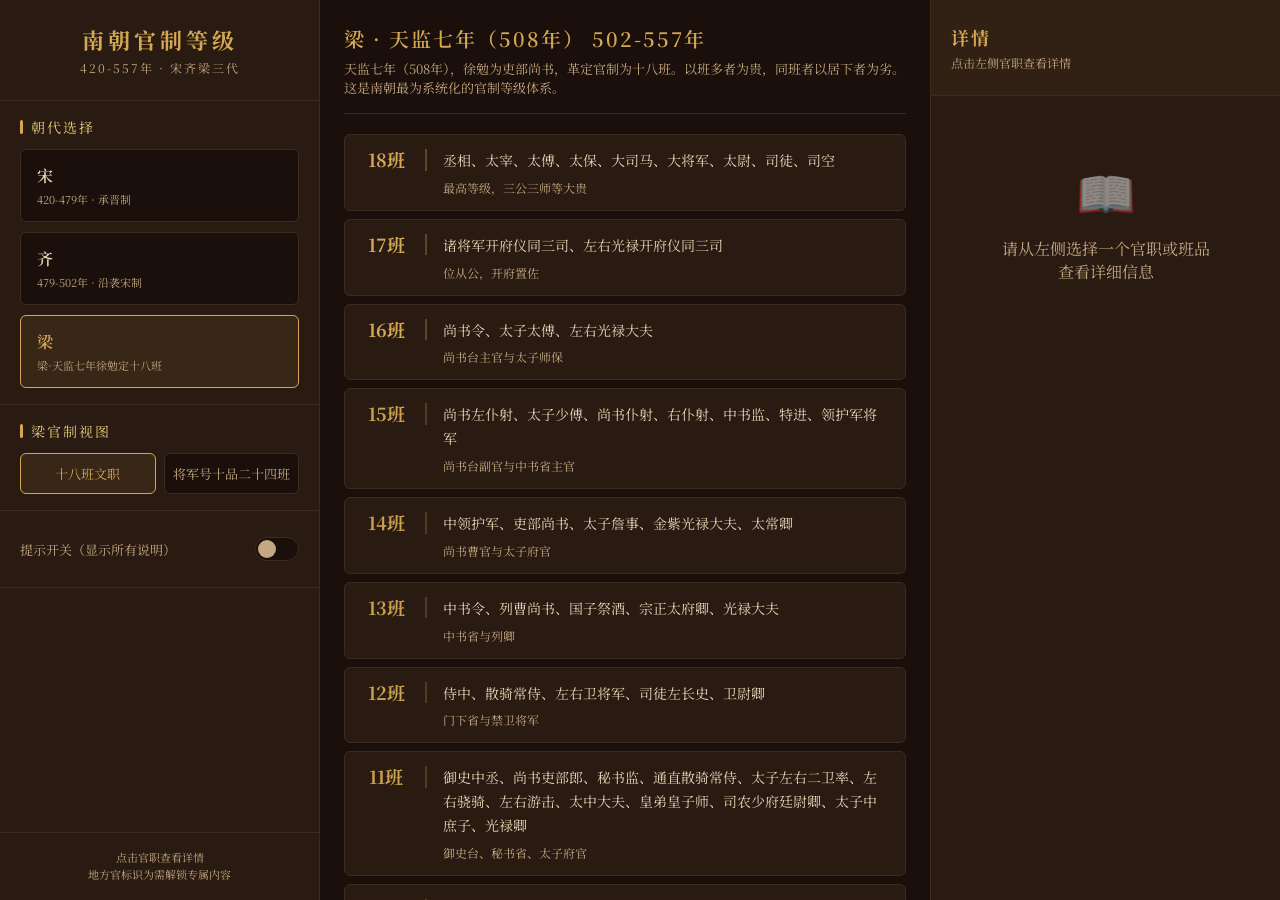
<file: 浮沉梁-官制等级可视化.html>
<!DOCTYPE html>
<html lang="zh-CN">
<head>
    <meta charset="UTF-8">
    <meta name="viewport" content="width=device-width, initial-scale=1.0">
    <title>南朝官制等级可视化 - 浮沉梁</title>
    <link href="https://fonts.googleapis.com/css2?family=Noto+Serif+SC:wght@400;600;700&display=swap" rel="stylesheet">
    <style>
        :root {
            --bg-dark: #1a0f0a;
            --bg-card: #2a1b12;
            --bg-card-hover: #3a2a1e;
            --text-primary: #e8d5b7;
            --text-secondary: #c4a882;
            --gold: #d4a853;
            --gold-light: #e8c97a;
            --gold-dark: #8b6914;
            --red-terracotta: #8b4513;
            --border-color: #3d2b1f;
            --border-gold: #5a4528;
            --shadow: rgba(0, 0, 0, 0.4);
        }

        * {
            margin: 0;
            padding: 0;
            box-sizing: border-box;
        }

        body {
            font-family: 'Noto Serif SC', 'SimSun', serif;
            background: var(--bg-dark);
            color: var(--text-primary);
            overflow-x: hidden;
            min-height: 100vh;
        }

        /* 滚动条样式 */
        ::-webkit-scrollbar {
            width: 8px;
            height: 8px;
        }
        ::-webkit-scrollbar-track {
            background: var(--bg-dark);
        }
        ::-webkit-scrollbar-thumb {
            background: var(--border-gold);
            border-radius: 4px;
        }
        ::-webkit-scrollbar-thumb:hover {
            background: var(--gold-dark);
        }

        /* 主容器 */
        .app-container {
            display: flex;
            height: 100vh;
            overflow: hidden;
        }

        /* 左侧控制面板 */
        .left-panel {
            width: 320px;
            min-width: 320px;
            background: var(--bg-card);
            border-right: 1px solid var(--border-color);
            display: flex;
            flex-direction: column;
            overflow-y: auto;
            z-index: 10;
        }

        .panel-header {
            padding: 24px 20px;
            border-bottom: 1px solid var(--border-color);
        }

        .panel-title {
            font-size: 22px;
            font-weight: 700;
            color: var(--gold);
            text-align: center;
            letter-spacing: 4px;
            margin-bottom: 4px;
        }

        .panel-subtitle {
            font-size: 12px;
            color: var(--text-secondary);
            text-align: center;
            letter-spacing: 2px;
        }

        .panel-section {
            padding: 16px 20px;
            border-bottom: 1px solid var(--border-color);
        }

        .section-title {
            font-size: 14px;
            color: var(--gold-light);
            margin-bottom: 12px;
            letter-spacing: 2px;
            display: flex;
            align-items: center;
            gap: 8px;
        }

        .section-title::before {
            content: '';
            display: inline-block;
            width: 3px;
            height: 14px;
            background: var(--gold);
            border-radius: 2px;
        }

        /* 朝代切换按钮 */
        .dynasty-tabs {
            display: flex;
            flex-direction: column;
            gap: 10px;
        }

        .dynasty-btn {
            position: relative;
            padding: 14px 16px;
            background: var(--bg-dark);
            border: 1px solid var(--border-color);
            border-radius: 6px;
            cursor: pointer;
            transition: all 0.3s ease;
            text-align: left;
            color: var(--text-primary);
        }

        .dynasty-btn:hover {
            border-color: var(--gold-dark);
            background: var(--bg-card-hover);
        }

        .dynasty-btn.active {
            border-color: var(--gold);
            background: rgba(212, 168, 83, 0.08);
        }

        .dynasty-btn .dynasty-name {
            font-size: 16px;
            font-weight: 600;
            display: block;
        }

        .dynasty-btn .dynasty-desc {
            font-size: 11px;
            color: var(--text-secondary);
            margin-top: 4px;
            display: block;
        }

        .dynasty-btn.active .dynasty-name {
            color: var(--gold);
        }

        /* 类别筛选 */
        .filter-tabs {
            display: flex;
            flex-wrap: wrap;
            gap: 8px;
        }

        .filter-tab {
            padding: 6px 12px;
            background: var(--bg-dark);
            border: 1px solid var(--border-color);
            border-radius: 4px;
            cursor: pointer;
            font-size: 12px;
            color: var(--text-secondary);
            transition: all 0.2s ease;
            font-family: inherit;
        }

        .filter-tab:hover {
            border-color: var(--gold-dark);
            color: var(--text-primary);
        }

        .filter-tab.active {
            border-color: var(--gold);
            color: var(--gold);
            background: rgba(212, 168, 83, 0.08);
        }

        /* 梁Tab切换 */
        .liang-tabs {
            display: flex;
            gap: 8px;
        }

        .liang-tab {
            flex: 1;
            padding: 10px 8px;
            background: var(--bg-dark);
            border: 1px solid var(--border-color);
            border-radius: 6px;
            cursor: pointer;
            font-size: 13px;
            color: var(--text-secondary);
            transition: all 0.2s ease;
            font-family: inherit;
            text-align: center;
        }

        .liang-tab:hover {
            border-color: var(--gold-dark);
            color: var(--text-primary);
        }

        .liang-tab.active {
            border-color: var(--gold);
            color: var(--gold);
            background: rgba(212, 168, 83, 0.08);
        }

        /* 提示开关 */
        .hint-toggle {
            display: flex;
            align-items: center;
            justify-content: space-between;
            padding: 10px 0;
        }

        .hint-label {
            font-size: 13px;
            color: var(--text-secondary);
        }

        .toggle-switch {
            position: relative;
            width: 44px;
            height: 24px;
            background: var(--bg-dark);
            border: 1px solid var(--border-color);
            border-radius: 12px;
            cursor: pointer;
            transition: all 0.3s ease;
        }

        .toggle-switch.on {
            background: rgba(212, 168, 83, 0.2);
            border-color: var(--gold);
        }

        .toggle-switch .toggle-knob {
            position: absolute;
            top: 2px;
            left: 2px;
            width: 18px;
            height: 18px;
            background: var(--text-secondary);
            border-radius: 50%;
            transition: all 0.3s ease;
        }

        .toggle-switch.on .toggle-knob {
            left: 22px;
            background: var(--gold);
        }

        /* 底部提示 */
        .panel-footer {
            margin-top: auto;
            padding: 16px 20px;
            border-top: 1px solid var(--border-color);
            font-size: 11px;
            color: var(--text-secondary);
            text-align: center;
            line-height: 1.6;
        }

        /* 中间展示区域 */
        .main-display {
            flex: 1;
            overflow-y: auto;
            padding: 24px;
            background: var(--bg-dark);
        }

        .display-header {
            margin-bottom: 20px;
            padding-bottom: 16px;
            border-bottom: 1px solid var(--border-color);
        }

        .display-title {
            font-size: 20px;
            color: var(--gold);
            font-weight: 600;
            letter-spacing: 2px;
        }

        .display-desc {
            font-size: 13px;
            color: var(--text-secondary);
            margin-top: 6px;
        }

        /* 卡片样式 */
        .category-card {
            background: var(--bg-card);
            border: 1px solid var(--border-color);
            border-radius: 6px;
            margin-bottom: 20px;
            overflow: hidden;
            transition: all 0.3s ease;
        }

        .category-card:hover {
            border-color: var(--border-gold);
            box-shadow: 0 4px 12px var(--shadow);
            transform: translateY(-2px);
        }

        .category-header {
            padding: 14px 18px;
            background: rgba(212, 168, 83, 0.04);
            border-bottom: 1px solid var(--border-color);
            display: flex;
            justify-content: space-between;
            align-items: center;
        }

        .category-name {
            font-size: 15px;
            font-weight: 600;
            color: var(--gold-light);
        }

        .category-desc {
            font-size: 11px;
            color: var(--text-secondary);
        }

        .officials-list {
            padding: 8px 0;
        }

        .official-item {
            display: flex;
            align-items: center;
            padding: 10px 18px;
            cursor: pointer;
            transition: all 0.2s ease;
            border-bottom: 1px solid rgba(61, 43, 31, 0.3);
            position: relative;
        }

        .official-item:last-child {
            border-bottom: none;
        }

        .official-item:hover {
            background: var(--bg-card-hover);
        }

        .official-item.selected {
            background: rgba(212, 168, 83, 0.08);
        }

        .official-rank-tag {
            min-width: 56px;
            padding: 3px 8px;
            border-radius: 3px;
            font-size: 11px;
            text-align: center;
            margin-right: 12px;
            font-weight: 600;
            flex-shrink: 0;
        }

        .rank-high {
            background: rgba(212, 168, 83, 0.15);
            color: var(--gold);
            border: 1px solid rgba(212, 168, 83, 0.3);
        }

        .rank-mid {
            background: rgba(201, 160, 78, 0.1);
            color: #c9a04e;
            border: 1px solid rgba(201, 160, 78, 0.2);
        }

        .rank-low {
            background: rgba(139, 105, 20, 0.1);
            color: var(--gold-dark);
            border: 1px solid rgba(139, 105, 20, 0.2);
        }

        .rank-unknown {
            background: rgba(196, 168, 130, 0.08);
            color: var(--text-secondary);
            border: 1px solid rgba(196, 168, 130, 0.15);
        }

        .official-info {
            flex: 1;
            min-width: 0;
        }

        .official-name {
            font-size: 14px;
            font-weight: 600;
            color: var(--text-primary);
            display: flex;
            align-items: center;
            gap: 6px;
        }

        .official-desc-short {
            font-size: 12px;
            color: var(--text-secondary);
            margin-top: 2px;
            white-space: nowrap;
            overflow: hidden;
            text-overflow: ellipsis;
        }

        .hint-icon {
            display: inline-flex;
            align-items: center;
            justify-content: center;
            width: 16px;
            height: 16px;
            border-radius: 50%;
            background: var(--border-gold);
            color: var(--bg-dark);
            font-size: 10px;
            cursor: help;
            font-weight: 700;
            flex-shrink: 0;
        }

        .hint-icon:hover {
            background: var(--gold);
        }

        /* Tooltip */
        .tooltip {
            position: fixed;
            background: var(--bg-card-hover);
            border: 1px solid var(--border-gold);
            border-radius: 4px;
            padding: 8px 12px;
            font-size: 12px;
            color: var(--text-primary);
            max-width: 240px;
            z-index: 1000;
            box-shadow: 0 4px 12px var(--shadow);
            pointer-events: none;
            opacity: 0;
            transition: opacity 0.2s ease;
            line-height: 1.5;
        }

        .tooltip.show {
            opacity: 1;
        }

        /* 十八班样式 */
        .ban-list {
            display: flex;
            flex-direction: column;
            gap: 8px;
        }

        .ban-row {
            display: flex;
            align-items: flex-start;
            padding: 14px 18px;
            background: var(--bg-card);
            border: 1px solid var(--border-color);
            border-radius: 6px;
            cursor: pointer;
            transition: all 0.3s ease;
            position: relative;
        }

        .ban-row:hover {
            border-color: var(--border-gold);
            background: var(--bg-card-hover);
            transform: translateX(4px);
        }

        .ban-row.selected {
            border-color: var(--gold);
            background: rgba(212, 168, 83, 0.08);
        }

        .ban-number {
            min-width: 64px;
            font-size: 18px;
            font-weight: 700;
            padding-right: 16px;
            border-right: 2px solid;
            text-align: center;
            line-height: 1.2;
            flex-shrink: 0;
        }

        .ban-top { color: var(--gold); border-color: rgba(212, 168, 83, 0.3); }
        .ban-high { color: #c9a04e; border-color: rgba(201, 160, 78, 0.25); }
        .ban-mid { color: #b8956a; border-color: rgba(184, 149, 106, 0.2); }
        .ban-low { color: var(--gold-dark); border-color: rgba(139, 105, 20, 0.2); }

        .ban-content {
            flex: 1;
            margin-left: 16px;
            min-width: 0;
        }

        .ban-officials {
            font-size: 14px;
            line-height: 1.7;
            color: var(--text-primary);
        }

        .ban-desc {
            font-size: 12px;
            color: var(--text-secondary);
            margin-top: 6px;
        }

        /* 将军号表格 */
        .general-table {
            width: 100%;
            border-collapse: collapse;
            font-size: 13px;
        }

        .general-table th {
            background: rgba(212, 168, 83, 0.08);
            color: var(--gold);
            padding: 12px 14px;
            text-align: left;
            font-weight: 600;
            border-bottom: 2px solid var(--border-gold);
            position: sticky;
            top: 0;
        }

        .general-table td {
            padding: 12px 14px;
            border-bottom: 1px solid var(--border-color);
            vertical-align: top;
        }

        .general-table tr {
            transition: background 0.2s ease;
            cursor: pointer;
        }

        .general-table tr:hover {
            background: var(--bg-card-hover);
        }

        .general-table tr.selected {
            background: rgba(212, 168, 83, 0.08);
        }

        .general-table .col-grade {
            width: 60px;
        }

        .general-table .col-class {
            width: 70px;
            text-align: center;
        }

        .general-table .col-names {
            min-width: 200px;
        }

        .general-table .col-desc {
            color: var(--text-secondary);
        }

        /* 右侧详情面板 */
        .right-panel {
            width: 350px;
            min-width: 350px;
            background: var(--bg-card);
            border-left: 1px solid var(--border-color);
            overflow-y: auto;
            z-index: 10;
        }

        .detail-header {
            padding: 24px 20px;
            border-bottom: 1px solid var(--border-color);
            background: rgba(212, 168, 83, 0.04);
        }

        .detail-title {
            font-size: 18px;
            font-weight: 700;
            color: var(--gold);
            letter-spacing: 2px;
        }

        .detail-subtitle {
            font-size: 12px;
            color: var(--text-secondary);
            margin-top: 4px;
        }

        .detail-body {
            padding: 20px;
        }

        .detail-section {
            margin-bottom: 20px;
        }

        .detail-section-title {
            font-size: 13px;
            color: var(--gold-light);
            margin-bottom: 8px;
            letter-spacing: 1px;
            display: flex;
            align-items: center;
            gap: 6px;
        }

        .detail-section-title::before {
            content: '';
            display: inline-block;
            width: 3px;
            height: 12px;
            background: var(--gold);
            border-radius: 2px;
        }

        .detail-text {
            font-size: 13px;
            line-height: 1.8;
            color: var(--text-primary);
        }

        .detail-tag {
            display: inline-block;
            padding: 3px 10px;
            border-radius: 3px;
            font-size: 12px;
            font-weight: 600;
            margin-bottom: 10px;
        }

        .tag-rank {
            background: rgba(212, 168, 83, 0.15);
            color: var(--gold);
            border: 1px solid rgba(212, 168, 83, 0.3);
        }

        .tag-local {
            background: rgba(139, 69, 19, 0.15);
            color: #c4956a;
            border: 1px solid rgba(139, 69, 19, 0.3);
        }

        .tag-source {
            background: rgba(196, 168, 130, 0.1);
            color: var(--text-secondary);
            border: 1px solid rgba(196, 168, 130, 0.2);
            font-size: 11px;
        }

        .tag-note {
            background: rgba(212, 168, 83, 0.08);
            color: var(--gold-light);
            border: 1px solid rgba(212, 168, 83, 0.15);
            font-size: 11px;
        }

        /* 地方官专属区域 */
        .local-section {
            margin-top: 16px;
            padding: 16px;
            background: var(--bg-dark);
            border: 1px dashed var(--border-gold);
            border-radius: 6px;
        }

        .local-section-title {
            font-size: 13px;
            color: var(--gold-light);
            margin-bottom: 10px;
            display: flex;
            align-items: center;
            gap: 6px;
        }

        .unlock-btn {
            display: inline-flex;
            align-items: center;
            gap: 6px;
            padding: 8px 16px;
            background: rgba(212, 168, 83, 0.1);
            border: 1px solid var(--gold);
            border-radius: 4px;
            color: var(--gold);
            font-size: 13px;
            cursor: pointer;
            font-family: inherit;
            transition: all 0.2s ease;
            margin-top: 10px;
        }

        .unlock-btn:hover {
            background: rgba(212, 168, 83, 0.2);
        }

        .unlock-content {
            margin-top: 12px;
            padding-top: 12px;
            border-top: 1px solid var(--border-color);
            display: none;
        }

        .unlock-content.open {
            display: block;
            animation: fadeIn 0.3s ease;
        }

        @keyframes fadeIn {
            from { opacity: 0; transform: translateY(-4px); }
            to { opacity: 1; transform: translateY(0); }
        }

        .local-detail-item {
            margin-bottom: 10px;
        }

        .local-detail-label {
            font-size: 12px;
            color: var(--gold-light);
            margin-bottom: 4px;
        }

        .local-detail-text {
            font-size: 12px;
            color: var(--text-primary);
            line-height: 1.6;
        }

        /* 空状态 */
        .empty-state {
            padding: 40px 20px;
            text-align: center;
            color: var(--text-secondary);
        }

        .empty-state-icon {
            font-size: 32px;
            margin-bottom: 12px;
            opacity: 0.5;
        }

        /* 响应式 */
        @media (max-width: 1024px) {
            .app-container {
                flex-direction: column;
                height: auto;
                overflow: visible;
            }

            .left-panel,
            .right-panel {
                width: 100%;
                min-width: auto;
                border: none;
                border-bottom: 1px solid var(--border-color);
            }

            .main-display {
                overflow: visible;
            }

            .right-panel {
                border-left: none;
                border-top: 1px solid var(--border-color);
            }
        }

        @media (max-width: 768px) {
            .panel-header {
                padding: 16px;
            }

            .panel-title {
                font-size: 18px;
            }

            .main-display {
                padding: 16px;
            }

            .ban-row {
                flex-direction: column;
            }

            .ban-number {
                border-right: none;
                border-bottom: 2px solid;
                padding-right: 0;
                padding-bottom: 8px;
                margin-bottom: 8px;
                text-align: left;
            }

            .ban-content {
                margin-left: 0;
            }

            .general-table {
                font-size: 12px;
            }

            .general-table th,
            .general-table td {
                padding: 8px 10px;
            }
        }
    </style>
</head>
<body>
    <div class="app-container">
        <!-- 左侧控制面板 -->
        <div class="left-panel">
            <div class="panel-header">
                <div class="panel-title">南朝官制等级</div>
                <div class="panel-subtitle">420-557年 · 宋齐梁三代</div>
            </div>

            <div class="panel-section">
                <div class="section-title">朝代选择</div>
                <div class="dynasty-tabs">
                    <div class="dynasty-btn" data-dynasty="song">
                        <span class="dynasty-name">宋</span>
                        <span class="dynasty-desc">420-479年 · 承晋制</span>
                    </div>
                    <div class="dynasty-btn" data-dynasty="qi">
                        <span class="dynasty-name">齐</span>
                        <span class="dynasty-desc">479-502年 · 沿袭宋制</span>
                    </div>
                    <div class="dynasty-btn active" data-dynasty="liang">
                        <span class="dynasty-name">梁</span>
                        <span class="dynasty-desc">梁·天监七年徐勉定十八班</span>
                    </div>
                </div>
            </div>

            <div class="panel-section" id="filter-section">
                <div class="section-title">官制类别</div>
                <div class="filter-tabs" id="filter-tabs">
                    <div class="filter-tab active" data-filter="all">全部</div>
                    <div class="filter-tab" data-filter="gongfu">公辅官</div>
                    <div class="filter-tab" data-filter="lieqing">列卿</div>
                    <div class="filter-tab" data-filter="shicong">侍从秘书官</div>
                    <div class="filter-tab" data-filter="difang">地方官</div>
                </div>
            </div>

            <div class="panel-section" id="liang-sub-tabs-section" style="display:none;">
                <div class="section-title">梁官制视图</div>
                <div class="liang-tabs">
                    <div class="liang-tab active" data-liang-tab="ban">十八班文职</div>
                    <div class="liang-tab" data-liang-tab="general">将军号十品二十四班</div>
                </div>
            </div>

            <div class="panel-section">
                <div class="hint-toggle">
                    <span class="hint-label">提示开关（显示所有说明）</span>
                    <div class="toggle-switch" id="hint-toggle">
                        <div class="toggle-knob"></div>
                    </div>
                </div>
            </div>

            <div class="panel-footer">
                点击官职查看详情<br>
                地方官标识为需解锁专属内容
            </div>
        </div>

        <!-- 中间官制展示区域 -->
        <div class="main-display">
            <div class="display-header">
                <div class="display-title" id="display-title">梁 · 天监十八班制</div>
                <div class="display-desc" id="display-desc">天监七年（508年），徐勉为吏部尚书，革定官制为十八班。以班多者为贵。</div>
            </div>
            <div id="display-content"></div>
        </div>

        <!-- 右侧详情面板 -->
        <div class="right-panel">
            <div class="detail-header">
                <div class="detail-title" id="detail-title">详情</div>
                <div class="detail-subtitle" id="detail-subtitle">点击左侧官职查看详情</div>
            </div>
            <div class="detail-body" id="detail-body"></div>
        </div>
    </div>

    <!-- Tooltip -->
    <div class="tooltip" id="tooltip"></div>

    <script>
        // ===== 南朝宋官制数据 =====
        var SONG_DATA = {
            dynasty: '宋',
            period: '420-479年',
            description: '南朝宋官制承袭晋制，以太宰、太傅、太保、太尉、司徒、司空为三公，相国、丞相亦曾设置。列卿以太常为首，皆中二千石。尚书台为行政中枢，设尚书令、仆射、五尚书。将军号体系庞大，有骠骑、车骑、卫将军及四征、四镇、四安、四平等。',
            categories: [
                {
                    id: 'gongfu',
                    name: '公辅官',
                    desc: '名义上的最高官职群体，多为荣誉性头衔',
                    officials: [
                        {name:'太宰', rank:'一品', desc:'周武王时周公旦始居之，掌邦治，为六卿之首。晋初依周礼备置三公，景帝名师故置太宰以代之。', note:'权臣篡位前的加衔'},
                        {name:'太傅', rank:'一品', desc:'周成王时毕公为太傅。辅佐皇帝的高官，多为宗室元老担任。'},
                        {name:'太保', rank:'一品', desc:'殷太甲时伊尹为太保。周武王时召公为太保。与太傅并列的三公之一。'},
                        {name:'相国', rank:'一品', desc:'汉高帝十一年始置，萧何居之。自魏晋以来，非复人臣之位矣。', note:'非人臣之位'},
                        {name:'丞相', rank:'一品', desc:'殷汤以伊尹为右相，仲虺为左相。宋世祖初，以南郡王义宣为丞相，而司徒府如故。'},
                        {name:'太尉', rank:'一品', desc:'三公之一，自上安下曰尉。掌兵事。'},
                        {name:'司徒', rank:'一品', desc:'三公之一，掌民事。郊祀掌省牲视濯，大丧安梓宫。'},
                        {name:'司空', rank:'一品', desc:'三公之一，掌水土事。郊祀掌扫除陈乐器，大丧掌将校复土。'},
                        {name:'大司马', rank:'一品', desc:'掌武事。魏文帝黄初二年复置，位同三公。'},
                        {name:'大将军', rank:'一品', desc:'凡将军皆掌征伐。汉东京大将军自为官，位在三司上。'}
                    ]
                },
                {
                    id: 'lieqing',
                    name: '列卿',
                    desc: '中央负责具体事务的官职群体，汉制卿尹秩皆中二千石。沿袭汉代九卿，晋宋有所损益',
                    officials: [
                        {name:'太常', rank:'中二千石', desc:'列卿之首，舜摄帝位命伯夷作秩宗掌三礼，即其任也。周时曰宗伯，秦改曰奉常，汉景帝更名太常。掌邦礼、祭祀、教育。下属博士、太祝令、太史令、太乐令等。', note:'位列九卿之首'},
                        {name:'光禄勋', rank:'中二千石', desc:'秦曰郎中令，汉武更名光禄勋。掌三署郎及宫殿宿卫。'},
                        {name:'卫尉', rank:'中二千石', desc:'掌宫门屯兵。晋时曾掌冶铸，领冶令三十九。宋世祖孝建元年复置。'},
                        {name:'太仆', rank:'中二千石', desc:'掌舆马。周穆王所置，秦因之。宋以来不置，郊祀则权置执辔，事毕即省。'},
                        {name:'廷尉', rank:'中二千石', desc:'掌刑辟。凡狱必质之朝廷，与众共之之义。魏置律博士一人。'},
                        {name:'大司农', rank:'中二千石', desc:'掌九谷六畜之供膳羞者。秦治粟内史，汉景帝更名大农令，武帝更名大司农。'},
                        {name:'少府', rank:'中二千石', desc:'掌市服御之物，掌禁钱以给私养。下属左尚方、右尚方、东冶、南冶、平准令等。'},
                        {name:'大鸿胪', rank:'中二千石', desc:'掌赞导拜授诸王。秦世为典客，汉景帝更名大行令，武帝更名大鸿胪。'},
                        {name:'将作大匠', rank:'中二千石', desc:'掌土木之役。秦置将作少府，汉景帝更名将作大匠。晋以来有事则置，无则省。'},
                        {name:'都水使者', rank:'六百石', desc:'一人，掌舟航及运部。秦汉有都水长丞，晋武帝省水衡置都水使者。有参军、谒者、令史。'}
                    ]
                },
                {
                    id: 'shangshu',
                    name: '尚书台',
                    desc: '尚书台为行政中枢，设尚书令、仆射、各曹尚书，号称"八坐"',
                    officials: [
                        {name:'尚书令', rank:'千石', desc:'任总机衡，仆射、尚书分领诸曹。江左以来唯旦朝。'},
                        {name:'左仆射', rank:'六百石', desc:'领殿中、主客二曹。无尚书令时，左仆射为台主。'},
                        {name:'右仆射', rank:'六百石', desc:'与左仆射分道，无尚书令时共为台主。'},
                        {name:'吏部尚书', rank:'六百石', desc:'领吏部、删定、三公、比部四曹。掌官员选拔。'},
                        {name:'度支尚书', rank:'六百石', desc:'领度支、金部、仓部、起部四曹。掌财政收支。'},
                        {name:'左民尚书', rank:'六百石', desc:'领左民、驾部二曹。'},
                        {name:'都官尚书', rank:'六百石', desc:'领都官、水部、库部、功部四曹。'},
                        {name:'五兵尚书', rank:'六百石', desc:'领中兵、外兵二曹。掌军事。'},
                        {name:'祠部尚书', rank:'六百石', desc:'领祠部、仪曹二曹。掌祭祀礼仪。'},
                        {name:'起部尚书', rank:'-', desc:'营宗庙宫室则权置，事毕省。'}
                    ]
                },
                {
                    id: 'shicong',
                    name: '侍从秘书官',
                    desc: '围绕皇帝办公的近臣群体，侍中、散骑常侍、给事黄门侍郎合称"门下三官"',
                    officials: [
                        {name:'侍中', rank:'三品', desc:'四人，掌奏事，直侍左右，应对献替。法驾出则正直一人负玺陪乘。秩比二千石。'},
                        {name:'散骑常侍', rank:'三品', desc:'四人，掌侍左右。魏初与中常侍合置，久次者为祭酒散骑常侍。秩比二千石。'},
                        {name:'给事黄门侍郎', rank:'三品', desc:'四人，与侍中俱掌众事，郊庙临轩则一人执麾。诸王朝见则引王朝坐。魏晋以来员四人，六百石。'},
                        {name:'给事中', rank:'-', desc:'无员，掌顾问应对，位次中常侍。汉东京省，魏世复置。'},
                        {name:'中书令', rank:'三品', desc:'一人，魏黄初初改为中书令。宋初又置通事舍人，而侍郎之任轻矣。'},
                        {name:'中书侍郎', rank:'-', desc:'四人，晋改曰中书侍郎。舍人直阁内隶中书，其任渐轻。'},
                        {name:'中书通事舍人', rank:'-', desc:'四人，掌呈奏案章。江左合舍人通事谓之通事舍人。'},
                        {name:'秘书监', rank:'三品', desc:'一人，掌艺文图籍。魏武帝置秘书令，文帝改令为监。'},
                        {name:'秘书丞', rank:'-', desc:'一人。'},
                        {name:'秘书郎', rank:'-', desc:'四人。'},
                        {name:'著作郎', rank:'-', desc:'一人，谓之大著作，专掌史任。晋制佐郎始到职必撰名臣传一人。'}
                    ]
                },
                {
                    id: 'jiangjun',
                    name: '将军号',
                    desc: '将军号体系庞大，分重号将军与杂号将军，多为加官或军职',
                    officials: [
                        {name:'骠骑将军', rank:'从公', desc:'一人。汉武帝元狩二年始用霍去病。位从公。', note:'品阶表列右第二品'},
                        {name:'车骑将军', rank:'从公', desc:'一人。汉文帝元年始用薄昭。位从公。'},
                        {name:'卫将军', rank:'从公', desc:'一人。汉文帝元年始用宋昌。三号位亚三司。'},
                        {name:'中军将军', rank:'从公', desc:'一人。汉武帝以公孙敖为之，时为杂号。'},
                        {name:'镇军将军', rank:'从公', desc:'一人。魏以陈群为之。'},
                        {name:'抚军将军', rank:'从公', desc:'一人。魏以司马宣王为之。'},
                        {name:'征东将军', rank:'三品', desc:'一人。汉献帝初平三年马腾居之。'},
                        {name:'征南将军', rank:'三品', desc:'一人。汉光武建武中岑彭居之。'},
                        {name:'征西将军', rank:'三品', desc:'一人。汉光武建武中冯异居之。'},
                        {name:'征北将军', rank:'三品', desc:'一人。'},
                        {name:'镇东将军', rank:'四品', desc:'一人。后汉末魏武帝居之。'},
                        {name:'镇南将军', rank:'四品', desc:'一人。后汉末刘表居之。'},
                        {name:'镇西将军', rank:'四品', desc:'一人。后汉初平三年韩遂居之。'},
                        {name:'镇北将军', rank:'四品', desc:'一人。'},
                        {name:'安东将军', rank:'四品', desc:'一人。'},
                        {name:'安南将军', rank:'四品', desc:'一人。'},
                        {name:'安西将军', rank:'四品', desc:'一人。'},
                        {name:'安北将军', rank:'四品', desc:'一人。'},
                        {name:'平东将军', rank:'四品', desc:'一人。'},
                        {name:'平南将军', rank:'四品', desc:'一人。'},
                        {name:'平西将军', rank:'四品', desc:'一人。'},
                        {name:'平北将军', rank:'四品', desc:'一人。'},
                        {name:'左/右/前/后将军', rank:'三品', desc:'周末官，秦汉因之。光武建武七年省，魏以来复置。'},
                        {name:'冠军将军', rank:'四品', desc:'楚怀王以宋义为卿子冠军。魏正始中以文钦为之。'},
                        {name:'龙骧将军', rank:'四品', desc:'晋武帝始以王濬居之。'},
                        {name:'征虏将军', rank:'四品', desc:'汉光武建武中以祭遵居之。'},
                        {name:'辅国将军', rank:'四品', desc:'汉献帝以伏完居之。'},
                        {name:'杂号将军', rank:'五品', desc:'鹰扬、折冲、轻车、宁远、材官、伏波、凌江、建威、振威等四十余号。'}
                    ]
                },
                {
                    id: 'yushi',
                    name: '御史台',
                    desc: '御史台掌奏劾不法，设中丞、治书侍御史、侍御史',
                    officials: [
                        {name:'御史中丞', rank:'四品', desc:'一人，为御史台主。外督部刺史，内领侍御史。每月二十五日绕行宫垣白壁。秩千石。'},
                        {name:'治书侍御史', rank:'六品', desc:'掌举劾官品第六以上。魏晋以来分掌侍御史所掌诸曹，若尚书二丞。'},
                        {name:'侍御史', rank:'六品', desc:'掌察举非法，受公卿奏事。宋有十御史，分掌吏曹、法曹、库曹等。'}
                    ]
                },
                {
                    id: 'jinwei',
                    name: '禁卫武官',
                    desc: '掌宫门宿卫及京师禁军，领军将军掌内军，护军将军掌外军',
                    officials: [
                        {name:'领军将军', rank:'三品', desc:'一人，掌内军。魏始置领军主五校中垒武卫三营。资重者为领军将军，轻者曰中领军。'},
                        {name:'护军将军', rank:'三品', desc:'一人，掌外军。资重者为护军将军，轻者曰中护军。'},
                        {name:'左卫将军', rank:'四品', desc:'一人，掌宿卫营兵。晋文帝置中卫将军，武帝分置左右卫。'},
                        {name:'右卫将军', rank:'四品', desc:'一人，掌宿卫营兵。与左卫并称二卫。'},
                        {name:'骁骑将军', rank:'-', desc:'魏世置为内军，有营兵。'},
                        {name:'游击将军', rank:'-', desc:'汉武时韩说为游击，与骁骑及四军号合为六军。'},
                        {name:'虎贲中郎将', rank:'-', desc:'比二千石。周官有虎贲氏，汉武帝建元三年始置期门，平帝更名虎贲。'},
                        {name:'羽林监', rank:'-', desc:'六百石。汉武帝太初元年置羽林骑。晋罢羽林中郎将，置一监。'},
                        {name:'五校尉', rank:'二千石', desc:'屯骑、步兵、越骑、长水、射声五校并汉武帝置。汉东京五校典宿卫士。'}
                    ]
                },
                {
                    id: 'donggong',
                    name: '东宫官属',
                    desc: '太子太傅、少傅辅导太子，詹事总东宫事，率更、家令、仆为三卿',
                    officials: [
                        {name:'太子太傅', rank:'三品', desc:'一人，中二千石。傅辅导太子，并以功曹、主簿、五官为官属。'},
                        {name:'太子少傅', rank:'三品', desc:'一人，二千石。与太傅并为二傅。'},
                        {name:'太子詹事', rank:'三品', desc:'一人，千石。职比台尚书令、领军将军，总东宫事。'},
                        {name:'家令', rank:'-', desc:'千石。主刑狱饮食，职比廷尉、司农、少府。'},
                        {name:'率更令', rank:'-', desc:'千石。主宫殿门户及赏罚事，职如光禄勋、卫尉。'},
                        {name:'太子仆', rank:'-', desc:'千石。主车马亲族，职如太仆、宗正。'},
                        {name:'中庶子', rank:'五品', desc:'四人，职如侍中。秩六百石。'},
                        {name:'庶子', rank:'五品', desc:'四人，职比散骑常侍、中书监令。秩四百石。'},
                        {name:'太子洗马', rank:'七品', desc:'八人，职如谒者、秘书郎。太子出则当直者前驱导威仪。'},
                        {name:'太子左卫率', rank:'五品', desc:'一人，职如左卫将军，领一军。'},
                        {name:'太子右卫率', rank:'五品', desc:'一人，职如右卫将军，领一军。'}
                    ]
                },
                {
                    id: 'difang',
                    name: '地方官',
                    desc: '州郡县三级管理体系，刺史六百石，太守二千石，县令千石至六百石',
                    officials: [
                        {name:'州刺史', rank:'六百石', desc:'每州各一人，掌诏书所察六条。领兵者与四征同，不领兵者与前后左右杂号将军同。', isLocal:true, localLevel:'州'},
                        {name:'别驾从事史', rank:'-', desc:'一人，从刺史行部。别驾西曹主吏及选举事。', isLocal:true, localLevel:'州'},
                        {name:'治中从事史', rank:'-', desc:'一人，治中主众曹文书事。即汉之功曹书佐。', isLocal:true, localLevel:'州'},
                        {name:'祭酒从事史', rank:'-', desc:'分掌诸曹兵、贼、仓、户、水、铠之属。扬州无祭酒，而主簿治事。', isLocal:true, localLevel:'州'},
                        {name:'郡太守', rank:'二千石', desc:'秦官，守治民，丞佐之。郡当边戍者，丞为长史。汉景帝更名守曰太守。', isLocal:true, localLevel:'郡'},
                        {name:'郡丞', rank:'六百石', desc:'佐太守。晋江左皆谓之丞。成帝咸康七年省，宋元嘉四年复置。', isLocal:true, localLevel:'郡'},
                        {name:'内史', rank:'二千石', desc:'诸王封地郡长官，改太守为内史。职责与太守相同。', isLocal:true, localLevel:'郡'},
                        {name:'县令', rank:'千石至六百石', desc:'秦官，大者为令，侯国为相。汉制置丞一人，尉大县二人小县一人。', isLocal:true, localLevel:'县'},
                        {name:'县长', rank:'五百石', desc:'秦官，小者为长。'}
                    ]
                }
            ]
        };

        // ===== 南齐官制数据 =====
        var QI_DATA = {
            dynasty: '齐',
            period: '479-502年',
            description: '南齐官制基本沿袭宋制，但尚书台体系更为完善，侍从官权力进一步扩大。',
            categories: [
                {
                    id: 'gongfu',
                    name: '公辅官',
                    desc: '沿袭宋制，但太宰、大司马、大将军等职位后多以为赠',
                    officials: [
                        {name:'太傅', rank:'一品', desc:'齐唯置太傅，太师、太保多为赠官。'},
                        {name:'太尉', rank:'一品', desc:'三公之一。'},
                        {name:'司徒', rank:'一品', desc:'三公之一。'},
                        {name:'司空', rank:'一品', desc:'三公之一。'},
                        {name:'大司马', rank:'一品', desc:'后无人担任，齐以为赠。'},
                        {name:'大将军', rank:'一品', desc:'后无人担任，齐以为赠。'},
                        {name:'特进', rank:'从公', desc:'位从公，为荣誉性加衔。'}
                    ]
                },
                {
                    id: 'jiangjun',
                    name: '将军号',
                    desc: '南齐将军号体系庞大，分重号将军与杂号将军',
                    officials: [
                        {name:'骠骑将军', rank:'从公', desc:'位从公，开府仪同三司。'},
                        {name:'车骑将军', rank:'从公', desc:'位从公，开府仪同三司。'},
                        {name:'卫将军', rank:'从公', desc:'位从公。'},
                        {name:'镇军将军', rank:'从公', desc:'位从公。'},
                        {name:'中军将军', rank:'从公', desc:'位从公。'},
                        {name:'抚军将军', rank:'从公', desc:'位从公。'},
                        {name:'四征将军', rank:'-', desc:'征东、征西、征南、征北。'},
                        {name:'四镇将军', rank:'-', desc:'镇东、镇西、镇南、镇北。'},
                        {name:'四安将军', rank:'-', desc:'安东、安西、安南、安北。'},
                        {name:'四平将军', rank:'-', desc:'平东、平西、平南、平北。'}
                    ]
                },
                {
                    id: 'shangshu',
                    name: '尚书台',
                    desc: '尚书台是南齐行政中枢，设尚书令、仆射、五尚书',
                    officials: [
                        {name:'尚书令', rank:'-', desc:'总领尚书台二十曹，为内台主。'},
                        {name:'左仆射', rank:'-', desc:'领殿中、主客二曹事。无尚书令时，左仆射为台主。'},
                        {name:'右仆射', rank:'-', desc:'与左仆射分道。'},
                        {name:'吏部尚书', rank:'-', desc:'领吏部、删定、三公、比部四曹。掌官员选拔。'},
                        {name:'度支尚书', rank:'-', desc:'领度支、金部、仓部、起部四曹。掌财政。'},
                        {name:'左民尚书', rank:'-', desc:'领左民、驾部二曹。'},
                        {name:'都官尚书', rank:'-', desc:'领都官、水部、库部、功论四曹。'},
                        {name:'五兵尚书', rank:'-', desc:'领中兵、外兵二曹。掌军事。'},
                        {name:'祠部尚书', rank:'-', desc:'掌祭祀礼仪。'},
                        {name:'起部尚书', rank:'-', desc:'兴立宫庙权置，事毕省。'}
                    ]
                },
                {
                    id: 'shicong',
                    name: '侍从官',
                    desc: '侍从官权力在南齐进一步扩大',
                    officials: [
                        {name:'侍中', rank:'-', desc:'门下主官，呼为"门下"。与帝接膝共语，权力极大。'},
                        {name:'给事黄门侍郎', rank:'-', desc:'管知诏令，世呼为"小门下"。'},
                        {name:'散骑常侍', rank:'-', desc:'与侍中通官。'},
                        {name:'中书监/令', rank:'-', desc:'掌诏令起草。'},
                        {name:'秘书监', rank:'-', desc:'掌图书典籍。'},
                        {name:'御史中丞', rank:'-', desc:'专道而行，职无不察。与尚书令分道，虽丞郎下朝相值亦得断之。'}
                    ]
                },
                {
                    id: 'difang',
                    name: '地方官',
                    desc: '州郡县三级制，与宋基本相同',
                    officials: [
                        {name:'州刺史', rank:'-', desc:'州最高长官，重者加都督，轻者单为刺史。', isLocal:true, localLevel:'州'},
                        {name:'别驾从事史', rank:'-', desc:'州刺史佐官。', isLocal:true, localLevel:'州'},
                        {name:'治中从事史', rank:'-', desc:'州刺史佐官。', isLocal:true, localLevel:'州'},
                        {name:'郡太守/内史', rank:'-', desc:'郡最高长官。诸王封地为内史。', isLocal:true, localLevel:'郡'},
                        {name:'县令/相', rank:'-', desc:'县最高长官。郡县为国者为内史相。', isLocal:true, localLevel:'县'},
                        {name:'护南蛮校尉', rank:'-', desc:'隶荆州，掌南方少数民族事务。', isLocal:true, localLevel:'边疆'},
                        {name:'平越中郎将', rank:'-', desc:'隶广州，掌岭南事务。', isLocal:true, localLevel:'边疆'}
                    ]
                }
            ]
        };

        // ===== 梁天监官制数据（十八班制，重点） =====
        var LIANG_DATA = {
            dynasty: '梁',
            period: '502-557年',
            description: '天监七年（508年），徐勉为吏部尚书，革定官制为十八班。以班多者为贵，同班者以居下者为劣。这是南朝最为系统化的官制等级体系。',
            reformYear: '天监七年（508年）',
            reformer: '徐勉',
            banSystem: [
                {ban:18, officials:'丞相、太宰、太傅、太保、大司马、大将军、太尉、司徒、司空', desc:'最高等级，三公三师等大贵'},
                {ban:17, officials:'诸将军开府仪同三司、左右光禄开府仪同三司', desc:'位从公，开府置佐'},
                {ban:16, officials:'尚书令、太子太傅、左右光禄大夫', desc:'尚书台主官与太子师保'},
                {ban:15, officials:'尚书左仆射、太子少傅、尚书仆射、右仆射、中书监、特进、领护军将军', desc:'尚书台副官与中书省主官'},
                {ban:14, officials:'中领护军、吏部尚书、太子詹事、金紫光禄大夫、太常卿', desc:'尚书曹官与太子府官'},
                {ban:13, officials:'中书令、列曹尚书、国子祭酒、宗正太府卿、光禄大夫', desc:'中书省与列卿'},
                {ban:12, officials:'侍中、散骑常侍、左右卫将军、司徒左长史、卫尉卿', desc:'门下省与禁卫将军'},
                {ban:11, officials:'御史中丞、尚书吏部郎、秘书监、通直散骑常侍、太子左右二卫率、左右骁骑、左右游击、太中大夫、皇弟皇子师、司农少府廷尉卿、太子中庶子、光禄卿', desc:'御史台、秘书省、太子府官'},
                {ban:10, officials:'给事黄门侍郎、员外散骑常侍、皇弟皇子府长史、太仆大匠卿、太子家令率更令仆、扬州别驾、中散大夫、司徒右长史、云骑游骑、皇弟皇子府司马、朱衣直阁将军', desc:'黄门省与王府官'},
                {ban:9, officials:'尚书左丞、鸿胪卿、中书侍郎、国子博士、太子庶子、扬州中从事、皇弟皇子公府从事中郎、太舟卿、大长秋、皇弟皇子府咨议、嗣王府长史、前左右后四军嗣王府司马、庶姓公府长史司马', desc:'尚书丞、中书侍郎、国子学官'},
                {ban:8, officials:'秘书丞、太子中舍人、司徒左西掾、司徒属、皇弟皇子友、散骑侍郎、尚书右丞、南徐州别驾、皇弟皇子公府掾属、左右中郎将、嗣王庶姓公府咨议、皇弟皇子之庶子府长史司马、蕃王府长史司马、庶姓持节府长史司马', desc:'秘书省、王府属官'},
                {ban:7, officials:'五校、东宫三校、皇弟皇子之庶子府中录事中记室中直兵参军、南徐州中从事、皇弟皇子之庶子府蕃王府咨议', desc:'校尉与王府参军'},
                {ban:6, officials:'太子洗马、通直散骑侍郎、司徒主簿、尚书侍郎、著作郎、皇弟皇子府功曹史、五经博士、皇弟皇子府录事记室中兵参军、皇弟皇子荆江雍郢南兖五州别驾、领护军长史司马、嗣王庶姓公府掾属、南台治书侍御史、廷尉三官、谒者仆射、太子门大夫、嗣王庶姓公府中录事中记室中直兵参军、庶姓府咨议', desc:'太子府、尚书省、御史台低级官'},
                {ban:5, officials:'尚书郎中、皇弟皇子文学及府主簿、太子太傅少傅丞、皇弟皇子湘豫司益广青衡七州别驾、皇弟皇子荆江雍郢南兖五州中从事、嗣王庶姓荆江雍郢南兖五州别驾、太常丞、皇弟皇子国郎中令、三将、东宫二将、嗣王府功曹史、庶姓公府录事记室中兵参军、皇弟皇子之庶子府蕃王府中录事中记室中直兵参军', desc:'尚书郎中、太子府丞'},
                {ban:4, officials:'给事中、皇弟皇子府正参军、中书舍人、建康三官、皇弟皇子北徐北兖梁交南梁五州别驾、皇弟皇子湘豫司益广青衡七州别驾中从事、嗣王庶姓湘豫司益广青衡七州别驾、嗣王庶姓荆江雍郢南兖五州中从事、宗正太府卫尉司农少府廷尉太子詹事等丞、积射强弩将军、太子左右积弩将军、皇弟皇子国大农、嗣王国郎中令、嗣王庶姓公府主簿、皇弟皇子之庶子府蕃王府录事记室中兵参军', desc:'给事中、中书舍人、列卿丞'},
                {ban:3, officials:'太子舍人、司徒祭酒、皇弟皇子公府祭酒、员外散骑侍郎、皇弟皇子府行参军、太子太傅少傅五官功曹主簿、二卫司马、公车令、胄子律博士、皇弟皇子越桂宁霍四州别驾、皇弟皇子北徐北兖梁交南梁五州中从事、嗣王庶姓北徐北兖梁交南梁五州别驾、湘豫司益广青衡七州中从事、嗣王庶姓公府正参军、皇弟皇子之庶子府蕃王府功曹史、武卫将军、光禄丞、皇弟皇子国中尉、太仆大匠丞、嗣王国大农、蕃王国郎中令、庶姓持节府中录事中记室中直兵参军、北馆令', desc:'太子舍人、散骑侍郎、武卫将军'},
                {ban:2, officials:'秘书郎、著作佐郎、杨南徐州主簿、嗣王庶姓公府祭酒、皇弟皇子单为领护詹事二卫等五官功曹主簿、太学博士、皇弟皇子国常侍、奉朝请、国子助教、皇弟皇子越桂宁霍四州中从事、皇弟皇子荆江雍郢南兖五州主簿、嗣王庶姓越桂宁霍四州别驾、嗣王庶姓北徐北兖梁交南梁五州中从事、鸿胪丞、尚书五都令史、武骑常侍、材官将军、明堂二庙帝陵令、嗣王府庶姓公府行参军、皇弟皇子之庶子府正参军、蕃王国大农、庶姓持节府录事记室中兵参军、庶姓持节府功曹史', desc:'秘书郎、著作佐郎、太学博士'},
                {ban:1, officials:'扬南徐州西曹祭酒从事、皇弟皇子国侍郎、嗣王国常侍、扬南徐州议曹从事、东宫通事舍人、南台侍御史、太舟丞、二卫殿中将军、太子二率殿中将军、皇弟皇子之庶子府蕃王府行参军、蕃王国中尉、皇弟皇子湘豫司益广青衡七州主簿、皇弟皇子荆雍郢南兖四州西曹祭酒议曹从事、皇弟皇子江州西曹从事祭酒议曹祭酒部传从事、嗣王庶姓越桂宁霍四州中从事、嗣王庶姓荆江雍郢南兖五州主簿、庶姓持节府主簿、汝阴巴陵二国郎中令、太官太乐太市太史太医太祝东西冶左右尚方南北武库车府等令', desc:'最低班品，各类令史、殿中将军'}
            ],
            generalRanks: [
                {grade:'一品', class:24, names:'镇、卫、骠骑、车骑', desc:'重号将军，内外通用'},
                {grade:'一品', class:23, names:'四征（东南西北）、四中（军卫抚护）', desc:'四征止施外，四中止施内'},
                {grade:'一品', class:22, names:'八镇', desc:'东南西北止施外，左右前后止施内'},
                {grade:'一品', class:21, names:'八安', desc:'同八镇'},
                {grade:'一品', class:20, names:'四平、四翊', desc:'三十五号为一品'},
                {grade:'二品', class:19, names:'忠武、军师', desc:''},
                {grade:'二品', class:18, names:'武臣、爪牙、龙骑、云麾', desc:'代旧前后左右四将军'},
                {grade:'二品', class:17, names:'镇兵、翊师、宣惠、宣毅', desc:'代旧四中郎'},
                {grade:'三品', class:16, names:'智威、仁威、勇威、信威、严威', desc:'五德将军之威'},
                {grade:'三品', class:15, names:'智武、仁武、勇武、信武、严武', desc:'五德将军之武'},
                {grade:'四品', class:14, names:'轻车、征远、镇朔、武旅、贞毅', desc:'代旧辅国'},
                {grade:'四品', class:13, names:'宁远、明威、振远、电耀、威耀', desc:'代旧宁朔'},
                {grade:'五品', class:12, names:'武威、武骑、武猛、壮武、飙武', desc:''},
                {grade:'五品', class:11, names:'电威、驰锐、追锋、羽骑、突骑', desc:''},
                {grade:'六品', class:10, names:'折冲、冠武、和戎、安垒、猛烈', desc:''},
                {grade:'六品', class:9, names:'扫狄、雄信、扫虏、武锐、摧锋', desc:''},
                {grade:'七品', class:8, names:'略远、贞威、决胜、开远、光野', desc:''},
                {grade:'七品', class:7, names:'厉锋、轻锐、讨狄、荡虏、荡夷', desc:''},
                {grade:'八品', class:6, names:'超武、铁骑、楼船、宣猛、树功', desc:''},
                {grade:'八品', class:5, names:'克狄、平虏、讨夷、平狄、威戎', desc:''},
                {grade:'九品', class:4, names:'伏波、雄戟、长剑、冲冠、雕骑', desc:''},
                {grade:'九品', class:3, names:'佽飞、安夷、克戎、绥狄、威虏', desc:''},
                {grade:'十品', class:2, names:'前锋、武毅、开边、招远、金威', desc:''},
                {grade:'十品', class:1, names:'绥虏、荡寇、殄虏、横野、驰射', desc:''}
            ],
            localOfficials: [
                {name:'郡守', ban:10, desc:'郡最高长官，为十班。', isLocal:true, localLevel:'郡'},
                {name:'郡丞', ban:10, desc:'郡守佐官，同为十班。', isLocal:true, localLevel:'郡'},
                {name:'县令', ban:7, desc:'县最高长官，为七班。', isLocal:true, localLevel:'县'}
            ],
            lowRanks: [
                {name:'位不登二品者', desc:'另有七班至一班，为低级官职，主要各类令史、殿中将军等。'}
            ]
        };

        // ===== 地方官专属数据 =====
        var LOCAL_DETAILS = {
            '州': {
                jurisdiction: '一州之地，辖数郡至十余郡不等',
                duties: '掌军政大权，普遍加授将军号。重要州刺史兼任都督数州军事，统管数州军政。',
                powers: '行政任免、军事指挥、赋税征调、司法监察',
                examples: '荆州刺史（镇江陵）、扬州刺史（镇建康）、雍州刺史（镇襄阳）'
            },
            '郡': {
                jurisdiction: '一郡之地，辖数县至十余县',
                duties: '郡最高长官，掌一郡行政、司法、军事。重要郡太守加授将军号。',
                powers: '赋税征收、司法审判、地方治安、徭役征发',
                examples: '吴郡太守、会稽内史、丹阳尹（京畿重地）'
            },
            '县': {
                jurisdiction: '一县之地',
                duties: '县最高长官。万户以上为县令，以下为县长。掌一县户籍、治安、赋役。',
                powers: '户籍管理、治安维持、赋役征调、教化推行',
                examples: '建康令、吴令、山阴令'
            },
            '边疆': {
                jurisdiction: '特定边疆区域',
                duties: '掌边疆少数民族事务，维护边疆安定。',
                powers: '军事镇抚、民族事务、贸易管理',
                examples: '护南蛮校尉（隶荆州）、平越中郎将（隶广州）'
            }
        };

        // ===== 状态管理 =====
        var state = {
            dynasty: 'liang',
            filter: 'all',
            liangTab: 'ban',
            selectedItem: null,
            hintEnabled: false
        };

        var DYNASTY_MAP = {
            song: SONG_DATA,
            qi: QI_DATA,
            liang: LIANG_DATA
        };

        // ===== 辅助函数 =====
        function getRankClass(rank) {
            if (!rank || rank === '-') return 'rank-unknown';
            if (rank === '一品' || rank === '从公' || rank === '二千石') return 'rank-high';
            if (rank === '二品' || rank === '三品') return 'rank-mid';
            return 'rank-low';
        }

        function getBanClass(ban) {
            if (ban >= 16) return 'ban-top';
            if (ban >= 10) return 'ban-high';
            if (ban >= 5) return 'ban-mid';
            return 'ban-low';
        }

        function escapeHtml(str) {
            if (!str) return '';
            return str.replace(/&/g, '&amp;').replace(/</g, '&lt;').replace(/>/g, '&gt;');
        }

        function truncate(str, len) {
            if (!str) return '';
            return str.length > len ? str.substring(0, len) + '...' : str;
        }

        // ===== 渲染主区域 =====
        function renderDisplay() {
            var data = DYNASTY_MAP[state.dynasty];
            var container = document.getElementById('display-content');
            var titleEl = document.getElementById('display-title');
            var descEl = document.getElementById('display-desc');

            titleEl.textContent = data.dynasty + ' · ' + (data.reformYear ? data.reformYear + ' ' : '') + data.period;
            descEl.textContent = data.description;

            if (state.dynasty === 'liang') {
                document.getElementById('filter-section').style.display = 'none';
                document.getElementById('liang-sub-tabs-section').style.display = 'block';
                if (state.liangTab === 'ban') {
                    renderLiangBan(container, data);
                } else {
                    renderLiangGeneral(container, data);
                }
            } else {
                document.getElementById('filter-section').style.display = 'block';
                document.getElementById('liang-sub-tabs-section').style.display = 'none';
                renderSongQi(container, data);
            }
        }

        function renderSongQi(container, data) {
            var html = '';
            data.categories.forEach(function(cat) {
                if (state.filter !== 'all' && cat.id !== state.filter) return;

                html += '<div class="category-card" data-category="' + cat.id + '">';
                html += '<div class="category-header">';
                html += '<div><div class="category-name">' + escapeHtml(cat.name) + '</div>';
                html += '<div class="category-desc">' + escapeHtml(cat.desc) + '</div></div>';
                html += '</div>';
                html += '<div class="officials-list">';

                cat.officials.forEach(function(off, idx) {
                    var key = cat.id + '-' + idx;
                    var rankClass = getRankClass(off.rank);
                    var shortDesc = truncate(off.desc, 30);
                    var isSelected = state.selectedItem && state.selectedItem.key === key ? 'selected' : '';

                    html += '<div class="official-item ' + isSelected + '" data-key="' + key + '" data-cat="' + cat.id + '" data-idx="' + idx + '">';
                    html += '<div class="official-rank-tag ' + rankClass + '">' + escapeHtml(off.rank) + '</div>';
                    html += '<div class="official-info">';
                    html += '<div class="official-name">' + escapeHtml(off.name);
                    if (state.hintEnabled) {
                        html += '<span class="hint-icon" data-tip="' + escapeHtml(truncate(off.desc, 40)) + '">?</span>';
                    }
                    html += '</div>';
                    html += '<div class="official-desc-short">' + escapeHtml(shortDesc) + '</div>';
                    html += '</div></div>';
                });

                html += '</div></div>';
            });

            container.innerHTML = html || '<div class="empty-state"><div class="empty-state-icon">无</div>该类别下无官职数据</div>';
            bindOfficialClicks();
            bindTooltipEvents();
        }

        function renderLiangBan(container, data) {
            var html = '<div class="ban-list">';
            data.banSystem.forEach(function(row) {
                var banClass = getBanClass(row.ban);
                var isSelected = state.selectedItem && state.selectedItem.ban === row.ban ? 'selected' : '';
                html += '<div class="ban-row ' + isSelected + '" data-ban="' + row.ban + '">';
                html += '<div class="ban-number ' + banClass + '">' + row.ban + '班</div>';
                html += '<div class="ban-content">';
                html += '<div class="ban-officials">' + escapeHtml(row.officials);
                if (state.hintEnabled) {
                    html += ' <span class="hint-icon" data-tip="' + escapeHtml(truncate(row.desc, 40)) + '">?</span>';
                }
                html += '</div>';
                html += '<div class="ban-desc">' + escapeHtml(row.desc) + '</div>';
                html += '</div></div>';
            });
            html += '</div>';
            container.innerHTML = html;
            bindBanClicks();
            bindTooltipEvents();
        }

        function renderLiangGeneral(container, data) {
            var html = '<table class="general-table"><thead><tr>';
            html += '<th class="col-grade">品级</th>';
            html += '<th class="col-class">班数</th>';
            html += '<th class="col-names">将军名号</th>';
            html += '<th class="col-desc">说明</th>';
            html += '</tr></thead><tbody>';

            data.generalRanks.forEach(function(row) {
                var isSelected = state.selectedItem && state.selectedItem.classNum === row.class ? 'selected' : '';
                html += '<tr class="' + isSelected + '" data-class="' + row.class + '">';
                html += '<td>' + escapeHtml(row.grade) + '</td>';
                html += '<td style="text-align:center;font-weight:600;color:var(--gold);">' + row.class + '班</td>';
                html += '<td>' + escapeHtml(row.names);
                if (state.hintEnabled) {
                    html += ' <span class="hint-icon" data-tip="' + escapeHtml(truncate(row.desc || row.names, 40)) + '">?</span>';
                }
                html += '</td>';
                html += '<td class="col-desc">' + escapeHtml(row.desc || '-') + '</td>';
                html += '</tr>';
            });

            html += '</tbody></table>';
            container.innerHTML = html;
            bindGeneralClicks();
            bindTooltipEvents();
        }

        // ===== 详情面板 =====
        function renderDetail(item, type) {
            var body = document.getElementById('detail-body');
            var title = document.getElementById('detail-title');
            var subtitle = document.getElementById('detail-subtitle');

            if (!item) {
                title.textContent = '详情';
                subtitle.textContent = '点击左侧官职查看详情';
                body.innerHTML = '<div class="empty-state"><div class="empty-state-icon" style="font-size:48px;">&#128214;</div><div>请从左侧选择一个官职或班品<br>查看详细信息</div></div>';
                return;
            }

            var html = '';

            if (type === 'official') {
                title.textContent = item.name;
                subtitle.textContent = '南朝' + (state.dynasty === 'song' ? '宋' : state.dynasty === 'qi' ? '齐' : '梁') + '官职';

                html += '<div class="detail-tag tag-rank">' + (item.rank && item.rank !== '-' ? item.rank : '品级未详') + '</div>';
                if (item.isLocal) {
                    html += '<div class="detail-tag tag-local">&#127758; 地方官专属 · ' + item.localLevel + '</div>';
                }

                html += '<div class="detail-section">';
                html += '<div class="detail-section-title">职责描述</div>';
                html += '<div class="detail-text">' + escapeHtml(item.desc) + '</div>';
                html += '</div>';

                html += '<div class="detail-section">';
                html += '<div class="detail-section-title">史料出处</div>';
                html += '<div class="detail-text"><span class="detail-tag tag-source">《隋书·百官志》</span></div>';
                html += '</div>';

                if (item.note) {
                    html += '<div class="detail-section">';
                    html += '<div class="detail-section-title">备注</div>';
                    html += '<div class="detail-text"><span class="detail-tag tag-note">' + escapeHtml(item.note) + '</span></div>';
                    html += '</div>';
                }

                if (item.isLocal) {
                    html += '<div class="local-section">';
                    html += '<div class="local-section-title">&#127758; 地方官专属</div>';
                    html += '<div class="detail-text" style="font-size:12px;color:var(--text-secondary);">该官职为地方官，拥有特定管辖范围与治理权限。</div>';
                    html += '<button class="unlock-btn" id="unlock-btn">&#128274; 解锁地方治理面板</button>';
                    html += '<div class="unlock-content" id="unlock-content">';
                    var local = LOCAL_DETAILS[item.localLevel];
                    if (local) {
                        html += '<div class="local-detail-item"><div class="local-detail-label">管辖范围</div><div class="local-detail-text">' + escapeHtml(local.jurisdiction) + '</div></div>';
                        html += '<div class="local-detail-item"><div class="local-detail-label">主要职责</div><div class="local-detail-text">' + escapeHtml(local.duties) + '</div></div>';
                        html += '<div class="local-detail-item"><div class="local-detail-label">权力范围</div><div class="local-detail-text">' + escapeHtml(local.powers) + '</div></div>';
                        html += '<div class="local-detail-item"><div class="local-detail-label">典型实例</div><div class="local-detail-text">' + escapeHtml(local.examples) + '</div></div>';
                    }
                    html += '</div></div>';
                }
            } else if (type === 'ban') {
                title.textContent = item.ban + '班';
                subtitle.textContent = '梁天监十八班制';

                html += '<div class="detail-tag tag-rank">第' + item.ban + '班</div>';
                html += '<div class="detail-section">';
                html += '<div class="detail-section-title">包含官职</div>';
                html += '<div class="detail-text">' + escapeHtml(item.officials) + '</div>';
                html += '</div>';
                html += '<div class="detail-section">';
                html += '<div class="detail-section-title">等级说明</div>';
                html += '<div class="detail-text">' + escapeHtml(item.desc) + '</div>';
                html += '</div>';
                html += '<div class="detail-section">';
                html += '<div class="detail-section-title">史料出处</div>';
                html += '<div class="detail-text"><span class="detail-tag tag-source">《隋书·百官志》</span></div>';
                html += '</div>';
            } else if (type === 'general') {
                title.textContent = '将军号 · ' + item.class + '班';
                subtitle.textContent = '梁天监将军号十品二十四班';

                html += '<div class="detail-tag tag-rank">' + item.grade + ' · ' + item.class + '班</div>';
                html += '<div class="detail-section">';
                html += '<div class="detail-section-title">将军名号</div>';
                html += '<div class="detail-text">' + escapeHtml(item.names) + '</div>';
                html += '</div>';
                if (item.desc) {
                    html += '<div class="detail-section">';
                    html += '<div class="detail-section-title">说明</div>';
                    html += '<div class="detail-text">' + escapeHtml(item.desc) + '</div>';
                    html += '</div>';
                }
                html += '<div class="detail-section">';
                html += '<div class="detail-section-title">史料出处</div>';
                html += '<div class="detail-text"><span class="detail-tag tag-source">《隋书·百官志》</span></div>';
                html += '</div>';
            }

            body.innerHTML = html;

            // 绑定解锁按钮
            var unlockBtn = document.getElementById('unlock-btn');
            if (unlockBtn) {
                unlockBtn.addEventListener('click', function() {
                    var content = document.getElementById('unlock-content');
                    content.classList.toggle('open');
                    this.innerHTML = content.classList.contains('open') ? '&#128275; 已解锁地方治理面板' : '&#128274; 解锁地方治理面板';
                });
            }
        }

        // ===== 事件绑定 =====
        function bindOfficialClicks() {
            document.querySelectorAll('.official-item').forEach(function(el) {
                el.addEventListener('click', function() {
                    var catId = this.dataset.cat;
                    var idx = parseInt(this.dataset.idx);
                    var data = DYNASTY_MAP[state.dynasty];
                    var cat = data.categories.find(function(c) { return c.id === catId; });
                    if (!cat) return;
                    var official = cat.officials[idx];
                    state.selectedItem = { key: this.dataset.key, data: official, type: 'official' };
                    renderDisplay();
                    renderDetail(official, 'official');
                });
            });
        }

        function bindBanClicks() {
            document.querySelectorAll('.ban-row').forEach(function(el) {
                el.addEventListener('click', function() {
                    var ban = parseInt(this.dataset.ban);
                    var data = LIANG_DATA.banSystem.find(function(b) { return b.ban === ban; });
                    if (!data) return;
                    state.selectedItem = { ban: ban, data: data, type: 'ban' };
                    renderDisplay();
                    renderDetail(data, 'ban');
                });
            });
        }

        function bindGeneralClicks() {
            document.querySelectorAll('.general-table tbody tr').forEach(function(el) {
                el.addEventListener('click', function() {
                    var classNum = parseInt(this.dataset.class);
                    var data = LIANG_DATA.generalRanks.find(function(r) { return r.class === classNum; });
                    if (!data) return;
                    state.selectedItem = { classNum: classNum, data: data, type: 'general' };
                    renderDisplay();
                    renderDetail(data, 'general');
                });
            });
        }

        function bindTooltipEvents() {
            var tooltip = document.getElementById('tooltip');
            document.querySelectorAll('.hint-icon').forEach(function(el) {
                el.addEventListener('mouseenter', function(e) {
                    tooltip.textContent = this.dataset.tip;
                    tooltip.classList.add('show');
                    updateTooltipPos(e);
                });
                el.addEventListener('mousemove', updateTooltipPos);
                el.addEventListener('mouseleave', function() {
                    tooltip.classList.remove('show');
                });
            });
        }

        function updateTooltipPos(e) {
            var tooltip = document.getElementById('tooltip');
            var x = e.clientX + 12;
            var y = e.clientY + 12;
            if (x + tooltip.offsetWidth > window.innerWidth) x = e.clientX - tooltip.offsetWidth - 8;
            if (y + tooltip.offsetHeight > window.innerHeight) y = e.clientY - tooltip.offsetHeight - 8;
            tooltip.style.left = x + 'px';
            tooltip.style.top = y + 'px';
        }

        // ===== 控制面板事件 =====
        document.querySelectorAll('.dynasty-btn').forEach(function(btn) {
            btn.addEventListener('click', function() {
                document.querySelectorAll('.dynasty-btn').forEach(function(b) { b.classList.remove('active'); });
                this.classList.add('active');
                state.dynasty = this.dataset.dynasty;
                state.selectedItem = null;
                renderDetail(null);
                renderDisplay();
            });
        });

        document.querySelectorAll('.filter-tab').forEach(function(tab) {
            tab.addEventListener('click', function() {
                document.querySelectorAll('.filter-tab').forEach(function(t) { t.classList.remove('active'); });
                this.classList.add('active');
                state.filter = this.dataset.filter;
                state.selectedItem = null;
                renderDisplay();
            });
        });

        document.querySelectorAll('.liang-tab').forEach(function(tab) {
            tab.addEventListener('click', function() {
                document.querySelectorAll('.liang-tab').forEach(function(t) { t.classList.remove('active'); });
                this.classList.add('active');
                state.liangTab = this.dataset.liangTab;
                state.selectedItem = null;
                renderDetail(null);
                renderDisplay();
            });
        });

        document.getElementById('hint-toggle').addEventListener('click', function() {
            this.classList.toggle('on');
            state.hintEnabled = this.classList.contains('on');
            renderDisplay();
        });

        // ===== 初始化 =====
        renderDetail(null);
        renderDisplay();
    </script>
</body>
</html>
</file>
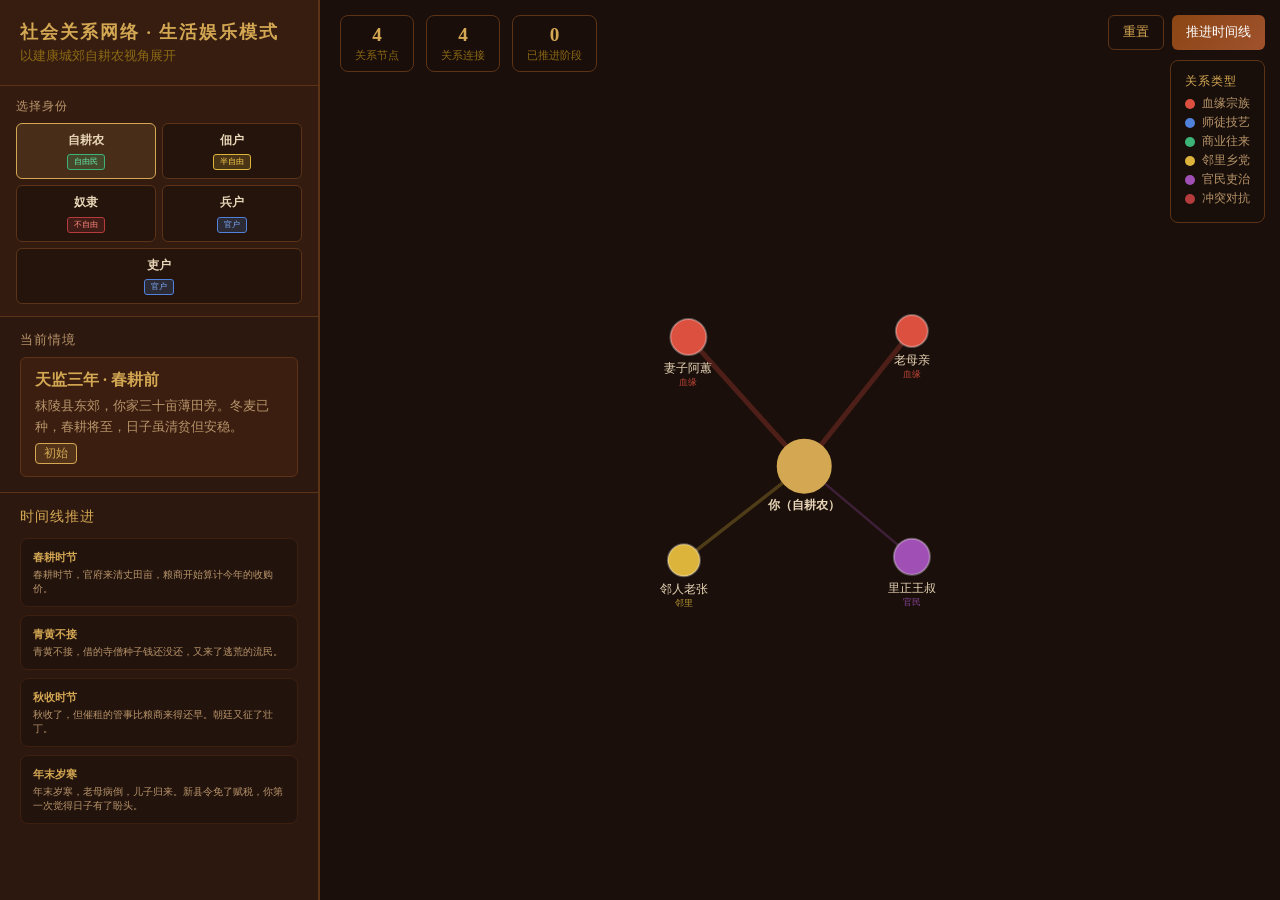
<file: 社会关系网络-娱乐模式.html>
<!DOCTYPE html>
<html lang="zh-CN">
<head>
<meta charset="UTF-8">
<meta name="viewport" content="width=device-width, initial-scale=1.0">
<title>南朝浮生录 - 社会关系网络 · 生活娱乐模式</title>
<style>
*{margin:0;padding:0;box-sizing:border-box}
body{font-family:"Noto Serif SC","SimSun",serif;background:#1a0f0a;color:#e8d5b7;overflow:auto;height:auto}
.container{display:flex;height:100vh}
.sidebar{width:320px;background:#2d1810;border-right:2px solid #5c3317;padding:0;display:flex;flex-direction:column;overflow:hidden}
.sidebar-header{padding:20px;border-bottom:1px solid #5c3317;background:rgba(139,69,19,.1)}
.sidebar-header h1{color:#d4a853;font-size:1.1em;letter-spacing:2px}
.sidebar-header .subtitle{color:#8b6914;font-size:.8em;margin-top:4px}
/* 身份选择面板 */
.identity-panel{padding:12px 16px;border-bottom:1px solid #5c3317;background:rgba(139,69,19,.08)}
.identity-label{font-size:.75em;color:#b8956a;margin-bottom:8px;letter-spacing:1px}
.identity-buttons{display:flex;flex-wrap:wrap;gap:6px}
.identity-btn{flex:1 1 calc(50% - 3px);min-width:120px;padding:8px 6px;border:1px solid #5c3317;background:rgba(26,15,10,.6);color:#e8d5b7;font-family:inherit;font-size:.78em;cursor:pointer;border-radius:6px;transition:all .2s;text-align:center;line-height:1.4}
.identity-btn:hover{background:rgba(139,69,19,.3);border-color:#8b4513}
.identity-btn.active{border-color:#d4a853;background:rgba(212,168,83,.12)}
.identity-btn .id-name{display:block;font-weight:bold;color:#e8d5b7;margin-bottom:3px}
.identity-btn .id-rank{display:inline-block;padding:1px 6px;border-radius:3px;font-size:.68em}
.rank-free{background:rgba(60,180,120,.2);color:#69f0ae;border:1px solid #3cb478}
.rank-half{background:rgba(220,180,60,.2);color:#ffd54f;border:1px solid #dcb43c}
.rank-unfree{background:rgba(180,60,60,.2);color:#ff8a80;border:1px solid #b43c3c}
.rank-official{background:rgba(80,130,220,.2);color:#82b1ff;border:1px solid #5082dc}
/* 情境面板 */
.context-panel{padding:15px 20px;border-bottom:1px solid #5c3317}
.context-label{font-size:.8em;color:#b8956a;margin-bottom:8px;letter-spacing:1px}
.context-info{padding:12px 14px;border:1px solid #5c3317;background:rgba(139,69,19,.15);border-radius:6px}
.context-time{color:#d4a853;font-size:1em;font-weight:bold;margin-bottom:4px}
.context-place{color:#b8956a;font-size:.82em;line-height:1.6}
.context-phase-tag{display:inline-block;padding:2px 8px;background:rgba(212,168,83,.15);color:#d4a853;border:1px solid #d4a853;border-radius:4px;font-size:.72em;margin-top:6px}
.timeline-panel{flex:1;overflow-y:auto;padding:15px 20px}
.timeline-title{font-size:.85em;color:#d4a853;margin-bottom:12px;letter-spacing:1px}
.timeline-event{padding:10px 12px;margin-bottom:8px;background:rgba(26,15,10,.5);border:1px solid #3d1f0f;border-radius:8px;cursor:pointer;transition:all .2s;font-size:.82em}
.timeline-event:hover{border-color:#8b4513;background:rgba(139,69,19,.1)}
.timeline-event.active{border-color:#d4a853;background:rgba(212,168,83,.08)}
.timeline-event .phase{color:#d4a853;font-weight:bold;font-size:.85em}
.timeline-event .desc{color:#b8956a;margin-top:3px;font-size:.78em}
.timeline-event .new-tag{display:inline-block;padding:1px 6px;background:rgba(60,180,120,.2);color:#69f0ae;border:1px solid #3cb478;border-radius:4px;font-size:.7em;margin-left:6px}
.detail-panel{padding:15px 20px;border-top:1px solid #5c3317;max-height:280px;overflow-y:auto}
.detail-panel h3{color:#d4a853;font-size:.9em;margin-bottom:10px}
.relation-list{list-style:none}
.relation-list li{padding:6px 0;border-bottom:1px dashed #3d1f0f;font-size:.8em;display:flex;justify-content:space-between;align-items:center}
.relation-list li:last-child{border-bottom:none}
.relation-list .rel-name{color:#e8d5b7}
.relation-list .rel-type{font-size:.7em;padding:1px 6px;border-radius:4px}
.rel-blood{background:rgba(220,80,60,.2);color:#ff8a80;border:1px solid #dc5040}
.rel-teacher{background:rgba(80,130,220,.2);color:#82b1ff;border:1px solid #5082dc}
.rel-business{background:rgba(60,180,120,.2);color:#69f0ae;border:1px solid #3cb478}
.rel-hometown{background:rgba(220,180,60,.2);color:#ffd54f;border:1px solid #dcb43c}
.rel-patron{background:rgba(160,80,180,.2);color:#ea80fc;border:1px solid #a050b4}
.rel-enemy{background:rgba(180,60,60,.2);color:#ff8a80;border:1px solid #b43c3c}
.canvas-area{flex:1;position:relative;background:#1a0f0a}
#networkCanvas{display:block;width:100%;height:100%;cursor:grab}
#networkCanvas:active{cursor:grabbing}
.controls{position:absolute;top:15px;right:15px;display:flex;gap:8px;z-index:10}
.control-btn{padding:8px 14px;border:1px solid #5c3317;background:rgba(26,15,10,.9);color:#d4a853;font-family:inherit;font-size:.8em;cursor:pointer;border-radius:6px;transition:all .2s}
.control-btn:hover{background:rgba(139,69,19,.4);border-color:#8b4513}
.node-info{position:absolute;bottom:20px;left:20px;right:20px;background:rgba(26,15,10,.95);border:1px solid #5c3317;border-radius:12px;padding:16px 20px;z-index:10;max-width:500px;display:none;backdrop-filter:blur(10px)}
.node-info.show{display:block;animation:fadeIn .3s ease}
@keyframes fadeIn{from{opacity:0;transform:translateY(10px)}to{opacity:1;transform:translateY(0)}}
.node-info h3{color:#d4a853;font-size:1em;margin-bottom:8px}
.node-info p{font-size:.82em;line-height:1.7;color:#e8d5b7}
.node-info .tag-row{margin-top:8px;display:flex;gap:6px;flex-wrap:wrap}
.node-info .tag{padding:3px 10px;border-radius:12px;font-size:.72em}
.node-info .quote{font-style:italic;color:#d4a853;border-left:3px solid #8b4513;padding-left:10px;margin:10px 0;font-size:.8em}
.legend{position:absolute;top:60px;right:15px;background:rgba(26,15,10,.95);border:1px solid #5c3317;border-radius:8px;padding:12px 14px;z-index:10}
.legend-title{font-size:.75em;color:#d4a853;margin-bottom:6px;letter-spacing:1px}
.legend-item{display:flex;align-items:center;margin:4px 0;font-size:.72em;color:#b8956a}
.legend-dot{width:10px;height:10px;border-radius:50%;margin-right:7px}
.stats-bar{position:absolute;top:15px;left:20px;display:flex;gap:12px;z-index:10}
.stat-item{padding:8px 14px;background:rgba(26,15,10,.9);border:1px solid #5c3317;border-radius:8px;text-align:center}
.stat-item .num{color:#d4a853;font-size:1.2em;font-weight:bold}
.stat-item .label{font-size:.7em;color:#8b6914;margin-top:2px}
.toast{position:absolute;top:60px;left:50%;transform:translateX(-50%);background:rgba(139,69,19,.95);border:1px solid #d4a853;padding:12px 24px;border-radius:8px;z-index:20;opacity:0;transition:opacity .5s;pointer-events:none;text-align:center}
.toast.show{opacity:1}
.toast h4{color:#d4a853;font-size:.9em;margin-bottom:4px}
.toast p{font-size:.82em;color:#e8d5b7}
</style>
</head>
<body>
<div class="container">
<div class="sidebar">
<div class="sidebar-header">
<h1>社会关系网络 · 生活娱乐模式</h1>
<div class="subtitle" id="sidebarSubtitle">以建康城郊农民视角展开</div>
</div>
<div class="identity-panel">
<div class="identity-label">选择身份</div>
<div class="identity-buttons" id="identityButtons"></div>
</div>
<div class="context-panel">
<div class="context-label">当前情境</div>
<div class="context-info">
<div class="context-time" id="contextTime">天监三年 · 春耕前</div>
<div class="context-place" id="contextPlace">秣陵县东郊，你家三十亩薄田旁。冬麦已种，春耕将至，日子虽清贫但安稳。</div>
<div class="context-phase-tag" id="contextTag">初始</div>
</div>
</div>
<div class="timeline-panel">
<div class="timeline-title">时间线推进</div>
<div id="timelineList"></div>
</div>
<div class="detail-panel" id="detailPanel" style="display:none">
<h3>人物关系</h3>
<ul class="relation-list" id="relationList"></ul>
</div>
</div>
<div class="canvas-area" id="canvasArea">
<div class="stats-bar">
<div class="stat-item"><div class="num" id="statNodes">0</div><div class="label">关系节点</div></div>
<div class="stat-item"><div class="num" id="statEdges">0</div><div class="label">关系连接</div></div>
<div class="stat-item"><div class="num" id="statPhase">0</div><div class="label">已推进阶段</div></div>
</div>
<div class="controls">
<button class="control-btn" onclick="resetNetwork()">重置</button>
<button class="control-btn" onclick="advanceTimeline()" style="background:linear-gradient(135deg,#8b4513,#a0522d);color:#fff;border:none">推进时间线</button>
</div>
<canvas id="networkCanvas"></canvas>
<div class="legend" id="legend"></div>
<div class="node-info" id="nodeInfo">
<h3 id="infoName"></h3>
<p id="infoDesc"></p>
<div class="quote" id="infoQuote"></div>
<div class="tag-row" id="infoTags"></div>
</div>
<div class="toast" id="toast">
<h4 id="toastTitle">新关系建立</h4>
<p id="toastContent">内容</p>
</div>
</div>
</div>

<script>
// ========== Canvas初始化 ==========
var canvas = document.getElementById('networkCanvas');
var ctx = canvas.getContext('2d');
var cW = 0, cH = 0, dpr = window.devicePixelRatio || 1;
function resizeCanvas() {
    var area = document.getElementById('canvasArea');
    cW = area.clientWidth || (window.innerWidth - 320);
    cH = area.clientHeight || window.innerHeight;
    if (cW < 200) cW = window.innerWidth - 320;
    if (cH < 200) cH = window.innerHeight;
    canvas.width = cW * dpr; canvas.height = cH * dpr;
    canvas.style.width = cW + 'px'; canvas.style.height = cH + 'px';
}
resizeCanvas();

// ========== 全局状态 ==========
var currentPhase = -1;
var currentIdentity = 'zigenong';
var nodes = [], edges = [];
var hoveredNode = null, selectedNode = null;
var isDragging = false, dragNode = null, lastMX = 0, lastMY = 0;
var scale = 1, panX = 0, panY = 0;

// ========== 关系类型颜色 ==========
var REL_COLORS = {
    blood: '#dc5040', teacher: '#5082dc', business: '#3cb478',
    hometown: '#dcb43c', patron: '#a050b4', enemy: '#b43c3c'
};
var REL_LABELS = {
    blood: '血缘', teacher: '师徒', business: '商业',
    hometown: '邻里', patron: '官民', enemy: '冲突'
};

// ========== 五种农村身份数据 ==========
var ALL_DATA = {

// ===== 1. 自耕农（自由民）=====
zigenong: {
    identityName: '自耕农',
    rankLabel: '自由民',
    rankClass: 'rank-free',
    subtitle: '以建康城郊自耕农视角展开',
    contextDefault: {time:'天监三年 · 春耕前',place:'秣陵县东郊，你家三十亩薄田旁。冬麦已种，春耕将至，日子虽清贫但安稳。',tag:'初始'},
    initialNodes: [
        {id:'player',name:'你（自耕农）',type:'player',x:0,y:0,r:26,
         desc:'建康城东郊秣陵县农户，世代耕种自家三十亩薄田。妻子持家，老母在堂。春耕夏耘，秋收冬藏，日子虽清贫但安稳。最大的愿望是风调雨顺、官府不扰。',
         quote:'力田为生之本。',source:'《汉书·食货志》',thought:'知足与忧患并存'},
        {id:'wife',name:'妻子阿蕙',type:'blood',x:-140,y:-90,r:18,
         desc:'隔壁村的姑娘，嫁过来已有八年。勤劳能干，操持家务、养鸡养猪、纺织缝补样样在行。最大的操心是孩子的婚事和来年的口粮。',
         quote:'男务耕桑，女勤织纴。',source:'《颜氏家训·治家》'},
        {id:'mother',name:'老母亲',type:'blood',x:130,y:-80,r:16,
         desc:'年过六旬，身体尚健。年轻时是村里有名的能手，如今帮着照看孙子、晒谷碾米。时常念叨"现在的赋税比从前重了"。',
         quote:'八十者，人不馈。',source:'《礼记》'},
        {id:'old_zhang',name:'邻人老张',type:'hometown',x:-90,y:110,r:16,
         desc:'种了五十亩地的老农，村里公认的好把式。两家田地相邻，常年互相帮工。你家的牛就是找他借的。',
         quote:'邻里相助，乡党相周。',source:'《颜氏家训·风操》'},
        {id:'lizheng',name:'里正王叔',type:'patron',x:100,y:100,r:18,
         desc:'村里的小吏，负责催缴赋税、传递官府文书。为人圆滑，跟镇上的官吏有些来往。你每年要给他送些礼物以求照应。',
         quote:'里正者，乡官也。',source:'《汉书·百官公卿表》'}
    ],
    initialEdges: [
        {from:'player',to:'wife',type:'blood',strength:10},
        {from:'player',to:'mother',type:'blood',strength:10},
        {from:'player',to:'old_zhang',type:'hometown',strength:7},
        {from:'player',to:'lizheng',type:'patron',strength:5}
    ],
    timeline: [
        {phase:'春耕时节',contextTime:'天监三年 · 春耕时节',
         contextPlace:'官府来清丈田亩，粮商开始算计今年的收购价。田间地头多了些生面孔，日子不似从前安宁。',
         nodes:[
            {id:'agui',name:'佃户阿贵',type:'hometown',x:-180,y:-40,r:14,
             desc:'你家田旁边的佃户，租了地主的二十亩地耕种。为人老实但运气不好，去年歉收欠了租，正愁今年的种子。你借了他两斗谷种。',
             quote:'贫无借贷，富无施惠。',source:'《南齐书》'},
            {id:'liangshang',name:'粮商陈老板',type:'business',x:0,y:-210,r:16,
             desc:'秣陵镇上的粮商，每年秋收时来村里收谷。价格时好时坏，跟他打好交道能多卖几十文。不过他为人精明，不好糊弄。',
             quote:'谷贱伤农，谷贵伤民。',source:'《汉书·食货志》'},
            {id:'xiaoli',name:'县衙小吏',type:'patron',x:200,y:-60,r:16,
             desc:'秣陵县衙的书吏，负责造册登记农户田亩。今年朝廷要清丈田亩，他来村里挨家挨户丈量。暗示你"适当孝敬"可以少报几亩。',
             quote:'巧者劳而智者忧。',source:'《庄子》'}
         ],
         edges:[
            {from:'player',to:'agui',type:'hometown',strength:5},
            {from:'player',to:'liangshang',type:'business',strength:4},
            {from:'old_zhang',to:'agui',type:'hometown',strength:3},
            {from:'lizheng',to:'xiaoli',type:'patron',strength:4}
         ],
         toast:{title:'春耕时节',content:'春耕时节，官府来清丈田亩，粮商开始算计今年的收购价。'}},
        {phase:'青黄不接',contextTime:'天监三年 · 青黄不接',
         contextPlace:'去年收成勉强糊口，借的种子钱还没还清。田里的庄稼还青着，肚子却已经空了。村口来了逃荒的人。',
         nodes:[
            {id:'siseng',name:'放贷的寺僧',type:'business',x:200,y:130,r:16,
             desc:'同泰寺的僧人，在镇上放贷取息。你去年借了他的种子钱，利息三分，到秋收要还。他虽是出家人，但算账比粮商还精。',
             quote:'南朝寺院，广占田业。',source:'《南史》'},
            {id:'liumin',name:'逃荒来的流民',type:'hometown',x:-200,y:60,r:14,
             desc:'从江北逃难来的农户，听说北边打仗了。带着一家老小在村口搭了窝棚。你想收留他帮工，又怕里正来查户口。',
             quote:'白骨露于野，千里无鸡鸣。',source:'曹操《蒿里行》'},
            {id:'son',name:'儿子（十五岁）',type:'blood',x:0,y:220,r:16,
             desc:'你的独子，十五岁了，身体壮实但不太爱读书。你愁着是该让他继续种地，还是想办法让他学门手艺。他偷偷跟镇上的铁匠学打铁。',
             quote:'父之爱子，教之以义方。',source:'《颜氏家训·教子》'}
         ],
         edges:[
            {from:'player',to:'siseng',type:'business',strength:-4},
            {from:'player',to:'liumin',type:'hometown',strength:3},
            {from:'player',to:'son',type:'blood',strength:9},
            {from:'old_zhang',to:'siseng',type:'business',strength:2}
         ],
         toast:{title:'青黄不接',content:'青黄不接，借的寺僧种子钱还没还，又来了逃荒的流民。'}},
        {phase:'秋收时节',contextTime:'天监三年 · 秋收时节',
         contextPlace:'秋收了，但催租的管事比粮商来得还早。朝廷又征了壮丁修路运粮。丰收的喜悦里夹杂着忧愁。',
         nodes:[
            {id:'guanji',name:'催租地主管事',type:'enemy',x:-220,y:-120,r:17,
             desc:'城里地主的管事，来村里催收佃户阿贵的租子。阿贵交不上，管事要把他赶走。你来劝，管事冷笑："你自己都欠着税，还操心别人？"',
             quote:'富者田连阡陌，贫者无立锥之地。',source:'《汉书·食货志》'},
            {id:'junguan',name:'巡查的军官',type:'patron',x:220,y:-120,r:18,
             desc:'朝廷派来巡查的军官，据说是为征讨北方做准备。在村里征调壮丁修路、运粮。你的儿子被征走了，给了两匹绢布作为补偿。',
             quote:'兵者，不祥之器。',source:'《老子》'},
            {id:'tieshi',name:'镇上铁匠刘师傅',type:'business',x:0,y:-280,r:16,
             desc:'你儿子偷偷学艺的铁匠，听说手艺不错。你想让他正式拜师，刘师傅愿意收但条件是"学费五石稻谷"。',
             quote:'积财千万，不如薄技在身。',source:'《颜氏家训·勉学》'}
         ],
         edges:[
            {from:'player',to:'guanji',type:'enemy',strength:-5},
            {from:'player',to:'junguan',type:'patron',strength:3},
            {from:'player',to:'tieshi',type:'business',strength:5},
            {from:'son',to:'tieshi',type:'business',strength:6}
         ],
         toast:{title:'秋收时节',content:'秋收了，但催租的管事比粮商来得还早。朝廷又征了壮丁。'}},
        {phase:'年末岁寒',contextTime:'天监三年 · 年末岁寒',
         contextPlace:'入冬后寒气逼人，老母病倒在床。儿子从征役中归来，人瘦了一圈。新县令减免赋税，日子似乎有了盼头。',
         nodes:[
            {id:'xianling',name:'县令（新任）',type:'patron',x:0,y:260,r:20,
             desc:'新上任的秣陵县令，据说是个清官。他上任后第一件事就是减免赋税，你第一次觉得官府做了件好事。但他能待多久？',
             quote:'为政以德，譬如北辰。',source:'《论语·为政》'},
            {id:'sick_mother',name:'病倒的老母',type:'blood',x:-200,y:220,r:16,
             desc:'入冬后老母病倒了，请了镇上的郎中看过，说是年老体虚、寒气入体，需要药材调理。药钱要两贯，几乎是你们半年的积蓄。',
             quote:'父母在，不远游。',source:'《论语·里仁》'},
            {id:'return_son',name:'归来的儿子',type:'blood',x:200,y:220,r:16,
             desc:'被征去修路运粮三个月，终于回来了。人瘦了一圈，但带回了三匹绢布和一些银钱。他说路上看到了北边来的逃难者，"比我们惨多了"。',
             quote:'死生契阔，与子成说。',source:'《诗经》'}
         ],
         edges:[
            {from:'player',to:'xianling',type:'patron',strength:4},
            {from:'player',to:'sick_mother',type:'blood',strength:10},
            {from:'player',to:'return_son',type:'blood',strength:9},
            {from:'tieshi',to:'return_son',type:'business',strength:3}
         ],
         toast:{title:'年末岁寒',content:'年末岁寒，老母病倒，儿子归来。新县令免了赋税，你第一次觉得日子有了盼头。'}}
    ]
},

// ===== 2. 佃户（半自由/依附民）=====
dianhu: {
    identityName: '佃户',
    rankLabel: '半自由',
    rankClass: 'rank-half',
    subtitle: '以租种地主田地的佃户视角展开',
    contextDefault: {time:'天监三年 · 春耕前',place:'秣陵县南乡，你租种谢老爷的二十亩水田，五成地租，春耕在即。',tag:'初始'},
    initialNodes: [
        {id:'player',name:'你（佃户）',type:'player',x:0,y:0,r:26,
         desc:'秣陵县南乡佃户，全家靠租种谢家的二十亩水田过活。五成地租，年成好时勉强糊口，年成差就得借粮。最大的心愿是攒够钱赎回一块自己的田。',
         quote:'佃客者，依豪强以自存。',source:'《通典·食货》',thought:'依附与挣扎之间'},
        {id:'xie_laoye',name:'地主谢老爷',type:'patron',x:0,y:-160,r:22,
         desc:'秣陵县有名的乡绅，名下田产数百亩。祖上做过郡守，如今虽无官职，但在地方上颇有势力。对你不算太苛，但也谈不上仁慈——地租一分不少。',
         quote:'势家田多而役寡。',source:'《南齐书·州郡志》'},
        {id:'wife',name:'妻子',type:'blood',x:-150,y:60,r:16,
         desc:'嫁过来六年，性格温顺但内心刚强。嫁妆只有一匹布。她每日天不亮就起来做饭、喂鸡、下田，夜里还要纺纱。总是说："再熬几年就好了。"',
         quote:'妻以夫为天。',source:'《礼记》'},
        {id:'guanjia',name:'地主管家周秃子',type:'enemy',x:160,y:80,r:17,
         desc:'谢老爷家的管家，专管收租和催债。为人刻薄，收租时斗要多舀一勺，称要翘高一头。佃户们都恨他但又不敢得罪。你欠的租子就是他来催的。',
         quote:'豪仆欺主客，侵渔佃户。',source:'《宋书》'},
        {id:'aniu',name:'同村佃户阿牛',type:'hometown',x:-120,y:-110,r:15,
         desc:'跟你一样租种谢家的田，不过他租的是旱地。力气大但脑子不太灵光，去年被管家多收了两斗租还浑然不觉。你们常在一起干活、喝酒。',
         quote:'同病相怜，同忧相救。',source:'《颜氏家训》'}
    ],
    initialEdges: [
        {from:'player',to:'xie_laoye',type:'patron',strength:6},
        {from:'player',to:'wife',type:'blood',strength:10},
        {from:'player',to:'guanjia',type:'enemy',strength:-4},
        {from:'player',to:'aniu',type:'hometown',strength:7},
        {from:'guanjia',to:'xie_laoye',type:'patron',strength:8}
    ],
    timeline: [
        {phase:'春耕交租',contextTime:'天监三年 · 春耕交租',
         contextPlace:'春耕在即，管家来收去年的尾租。去年歉收，你还欠谢家三石稻谷。管家说"再不交就加利息"。',
         nodes:[
            {id:'zhongzi',name:'种子贩子',type:'business',x:-200,y:40,r:14,
             desc:'走街串巷卖种子的贩子，今年的稻种比去年贵了两成。你想赊账，他要三分利。不买又怕误了农时。',
             quote:'春种一粒粟，秋收万颗子。',source:'李绅《悯农》'},
            {id:'laofu',name:'隔壁老佃户',type:'hometown',x:200,y:-40,r:14,
             desc:'种了谢家三十年田的老佃户，去年秋天死了老伴，一个人过日子。他悄悄告诉你："谢家要加租，你早做准备。"',
             quote:'老骥伏枥，志在千里。',source:'曹操《步出夏门行》'}
         ],
         edges:[
            {from:'player',to:'zhongzi',type:'business',strength:-3},
            {from:'player',to:'laofu',type:'hometown',strength:4},
            {from:'aniu',to:'zhongzi',type:'business',strength:-2},
            {from:'laofu',to:'guanjia',type:'enemy',strength:-3}
         ],
         toast:{title:'春耕交租',content:'春耕在即，管家来催去年的尾租。你欠谢家三石稻谷，不还就要加利息。'}},
        {phase:'服杂役',contextTime:'天监三年 · 夏季',
         contextPlace:'谢老爷家盖新宅，征调佃户服杂役。你要去干十天，管一顿午饭但没有工钱。田里的草没人除了。',
         nodes:[
            {id:'xie_shaoye',name:'谢家少爷',type:'patron',x:100,y:-220,r:15,
             desc:'谢老爷的独子，今年十八，读过几年书但不成器。喜欢斗鸡走狗，对佃户颐指气使。盖新宅就是他的主意。',
             quote:'贵公子骄奢淫逸。',source:'《颜氏家训·勉学》'},
            {id:'mugong',name:'谢家木匠',type:'business',x:-160,y:-180,r:14,
             desc:'被谢家雇来盖宅子的木匠，手艺不错。他是自由人，干活按天算钱，一天三十文。你暗暗羡慕他。',
             quote:'百工之人，各有其能。',source:'《通典》'}
         ],
         edges:[
            {from:'player',to:'xie_shaoye',type:'patron',strength:-2},
            {from:'player',to:'mugong',type:'business',strength:4},
            {from:'xie_laoye',to:'xie_shaoye',type:'blood',strength:9},
            {from:'mugong',to:'xie_shaoye',type:'patron',strength:3}
         ],
         toast:{title:'服杂役',content:'谢家盖新宅，征调佃户服杂役。你去了十天，田里的草却荒了。'}},
        {phase:'秋收分租',contextTime:'天监三年 · 秋收',
         contextPlace:'秋收了，管家带着大斗来分租。五成地租加上尾租的利息，你今年只剩四石谷子。冬天怎么过？',
         nodes:[
            {id:'yinhang',name:'高利贷者刘三',type:'business',x:220,y:150,r:16,
             desc:'镇上放高利贷的，利息五成。你去借过一次，差点还不清。他笑眯眯地说："不急，明年还也行，利息照算。"',
             quote:'贷钱者，利上生利。',source:'《南史》'},
            {id:'aniu_wife',name:'阿牛的媳妇',type:'hometown',x:-220,y:140,r:14,
             desc:'阿牛去年娶的媳妇，勤快能干。她偷偷给你妻子送来一篮鸡蛋，说："互帮互助嘛。"',
             quote:'邻里相周，急难相恤。',source:'《颜氏家训·治家》'},
            {id:'qianshou',name:'攒钱陶罐',type:'business',x:0,y:240,r:12,
             desc:'你从陶匠那里买了个小罐，每月偷偷往里面丢几文铜钱。这是你的秘密，连妻子都不知道。照这个速度，大概十年能攒够买五亩田的钱。'}
         ],
         edges:[
            {from:'player',to:'yinhang',type:'business',strength:-5},
            {from:'wife',to:'aniu_wife',type:'hometown',strength:5},
            {from:'player',to:'qianshou',type:'business',strength:6},
            {from:'aniu',to:'aniu_wife',type:'blood',strength:9}
         ],
         toast:{title:'秋收分租',content:'秋收分租后只剩四石谷子，冬天怎么过？你开始偷偷攒钱，做着赎身的梦。'}},
        {phase:'赎身之念',contextTime:'天监三年 · 岁末',
         contextPlace:'冬天格外冷，谢老爷突然宣布加租一成。你攒的那点钱远远不够。同村的老佃户被赶走了，你看着空了的田，心里生出从未有过的念头。',
         nodes:[
            {id:'tao_hu',name:'逃走的佃户老孙',type:'hometown',x:-240,y:0,r:14,
             desc:'欠了三年租的佃户，半夜带着一家老小跑了。管家气得跳脚，说要报官追捕。你不知道该替他担心还是羡慕他的勇气。',
             quote:'亡命者，不得已也。',source:'《汉书》'},
            {id:'xie_laoye2',name:'谢老爷（翻脸）',type:'enemy',x:180,y:-180,r:20,
             desc:'听说你想走，谢老爷变了脸色。他说："你欠我的租子没清，人不能走。"派管家日夜盯着你。依附关系的绳索越收越紧。',
             quote:'身未脱而困已深。',source:'《南齐书》'},
            {id:'wannian',name:'妻子的私房钱',type:'blood',x:240,y:180,r:14,
             desc:'妻子把她偷偷攒了两年的私房钱拿了出来——三百文。她红着眼圈说："拿去还租吧，别去冒险。"你攥着那几串铜钱，心里五味杂陈。',
             quote:'结发为夫妻，恩爱两不疑。',source:'《古诗十九首》'}
         ],
         edges:[
            {from:'player',to:'tao_hu',type:'hometown',strength:4},
            {from:'player',to:'xie_laoye2',type:'enemy',strength:-7},
            {from:'xie_laoye',to:'xie_laoye2',type:'patron',strength:8},
            {from:'player',to:'wannian',type:'blood',strength:10}
         ],
         toast:{title:'赎身之念',content:'谢老爷加租一成，你想走却被威胁追债。妻子的私房钱是最后的温情。'}}
    ]
},

// ===== 3. 奴隶（不自由）=====
nuli: {
    identityName: '奴隶',
    rankLabel: '不自由',
    rankClass: 'rank-unfree',
    subtitle: '以贵族家奴视角展开',
    contextDefault: {time:'天监三年 · 日常',place:'建康城内萧府，你是萧家的家奴。没有田产，没有自由，唯一的财产是身上这件粗布衣裳。',tag:'初始'},
    initialNodes: [
        {id:'player',name:'你（家奴）',type:'player',x:0,y:0,r:24,
         desc:'萧府的家奴，从小被卖入府中。没有田产、没有自由，干的活从扫地倒夜壶到伺候宴席无所不包。唯一的安慰是同奴阿桂，你们是在这府里唯一能说知心话的人。',
         quote:'奴婢者，主之财产也。',source:'《宋书·刑法志》',thought:'牢笼之中尚有微光'},
        {id:'zhu',name:'主人萧府老爷',type:'patron',x:0,y:-170,r:24,
         desc:'萧家现任家主，朝廷的散骑常侍。为人表面宽和，实则城府极深。对下人赏罚分明，但"罚"的分量总是比"赏"重。他的一句话就能决定你的生死。',
         quote:'奴婢不得干豫政事。',source:'《宋书》'},
        {id:'guanjia_zhao',name:'管家赵叔',type:'enemy',x:170,y:70,r:18,
         desc:'萧府的大管家，管着府里几十个奴婢。为人阴险，最喜欢打小报告。你犯了任何错他都会添油加醋报告给主人。你恨他但不敢表现出来。',
         quote:'小人巧令，以媚主人。',source:'《颜氏家训》'},
        {id:'agui_nu',name:'同奴阿桂',type:'hometown',x:-160,y:60,r:16,
         desc:'跟你一起长大的同奴，比你大两岁。她是厨房里的丫鬟，负责做饭和采买。她父亲也是萧府的奴仆——奴隶的身份是世袭的。她是你在这世上最亲近的人。',
         quote:'同类相怜，同命相惜。',source:'《南史》'},
        {id:'laomomo',name:'老嬷嬷',type:'teacher',x:-100,y:-120,r:16,
         desc:'在萧府待了四十年的老奴，如今负责教新来的奴仆规矩。她总是叹气说："在这府里，活着的唯一法子就是别有自己的想法。"',
         quote:'奴有奴命，安之若素。',source:'《颜氏家训·治家》'}
    ],
    initialEdges: [
        {from:'player',to:'zhu',type:'patron',strength:5},
        {from:'player',to:'guanjia_zhao',type:'enemy',strength:-6},
        {from:'player',to:'agui_nu',type:'hometown',strength:8},
        {from:'player',to:'laomomo',type:'teacher',strength:5},
        {from:'guanjia_zhao',to:'zhu',type:'patron',strength:7}
    ],
    timeline: [
        {phase:'日常服役',contextTime:'天监三年 · 春',
         contextPlace:'萧府举办春宴，你负责端菜倒酒。宴席上觥筹交错，你跪在角落里伺候，听着老爷们谈笑风生。',
         nodes:[
            {id:'keke',name:'萧家少爷',type:'patron',x:160,y:-140,r:15,
             desc:'萧老爷的独子，今年十六。从小锦衣玉食，对你呼来喝去从不把奴仆当人看。但他偶尔也会偷偷塞给你一块点心。',
             quote:'贵贱有隔，血脉相连。',source:'《南史》'},
            {id:'waiter',name:'酒肆掌柜',type:'business',x:-200,y:-30,r:14,
             desc:'萧府常去的那家酒肆的掌柜，你每次跟着老爷去都能偷空跟他聊几句。他告诉你外面的米价又涨了，城外有流民在抢粮。',
             quote:'米价腾贵，民不聊生。',source:'《南齐书》'}
         ],
         edges:[
            {from:'player',to:'keke',type:'patron',strength:2},
            {from:'player',to:'waiter',type:'business',strength:4},
            {from:'zhu',to:'keke',type:'blood',strength:9}
         ],
         toast:{title:'日常服役',content:'萧府春宴，你跪在角落伺候。外面的世界在变化，而你被困在这深宅大院里。'}},
        {phase:'获得信任',contextTime:'天监三年 · 夏',
         contextPlace:'萧老爷发现你会写字——这是老嬷嬷偷偷教你的。他开始让你帮忙抄写书信，对你的态度好了些，但管家的眼里多了嫉恨。',
         nodes:[
            {id:'sheren',name:'萧老爷的幕客',type:'teacher',x:-180,y:-180,r:15,
             desc:'萧老爷请来的幕客，负责起草文书。他看到你写的字后颇为惊讶，私下对你说："你有才学，可惜生错了身份。"他偶尔会教你几个字。',
             quote:'才学不问出身，然出身定终身。',source:'《南齐书》'},
            {id:'guanjia2',name:'管家赵叔（刁难）',type:'enemy',x:200,y:120,r:18,
             desc:'见你受宠，管家开始处处刁难你。故意把最重的活分给你，还在萧老爷面前暗示你"心术不正、图谋不轨"。',
             quote:'小人难养，近之则不逊。',source:'《论语》'}
         ],
         edges:[
            {from:'player',to:'sheren',type:'teacher',strength:6},
            {from:'player',to:'guanjia2',type:'enemy',strength:-7},
            {from:'guanjia_zhao',to:'guanjia2',type:'enemy',strength:6}
         ],
         toast:{title:'获得信任',content:'你会写字的事被萧老爷发现了，他开始重用你。但管家因此更加嫉恨，暗中使绊子。'}},
        {phase:'犯错受罚',contextTime:'天监三年 · 秋',
         contextPlace:'管家诬陷你偷了萧家的玉佩。你百口莫辩，被打了二十板子关进柴房。阿桂偷偷给你送药，老嬷嬷替你求情。',
         nodes:[
            {id:'chufang',name:'厨房胖婶',type:'hometown',x:-220,y:80,r:14,
             desc:'萧府厨房的管事婆子，在府里待了二十年。她暗中帮你作证——那天晚上管家自己进了库房。但她不敢公开说出来。',
             quote:'明哲保身，此之谓也。',source:'《颜氏家训》'},
            {id:'laomomo2',name:'老嬷嬷（求情）',type:'teacher',x:120,y:200,r:16,
             desc:'年迈的老嬷嬷颤巍巍地跪在萧老爷面前替你求情。她说："这孩子是我教出来的，我知道他不会偷东西。"萧老爷沉吟半晌，最终罚你多做一年苦役。',
             quote:'老妪之力，微薄而诚。',source:'《南史》'}
         ],
         edges:[
            {from:'player',to:'chufang',type:'hometown',strength:5},
            {from:'player',to:'laomomo2',type:'teacher',strength:7},
            {from:'agui_nu',to:'chufang',type:'hometown',strength:4},
            {from:'laomomo',to:'laomomo2',type:'blood',strength:9}
         ],
         toast:{title:'犯错受罚',content:'管家诬陷你偷玉佩，你被打了二十板子。老嬷嬷替你求情，才免去更重的惩罚。'}},
        {phase:'侯景之乱·免奴为民',contextTime:'太清二年 · 侯景之乱',
         contextPlace:'侯景叛军攻入建康，萧府一片混乱。老爷带着家眷逃跑，管家趁火打劫后也跑了。你站在空荡荡的府门前——你自由了。',
         nodes:[
            {id:'houjing_bing',name:'侯景乱兵',type:'enemy',x:-180,y:-160,r:16,
             desc:'侯景的叛军在城中烧杀抢掠。他们路过萧府时抢走了值钱的东西，所幸没有伤人。你躲在柴房里，听着一墙之隔的哭喊声。',
             quote:'侯景之乱，建康涂炭。',source:'《南史·梁本纪》'},
            {id:'agui_ziyou',name:'阿桂（同获自由）',type:'hometown',x:200,y:-100,r:16,
             desc:'阿桂拉着你的手，眼泪止不住地流。她说："我们自由了。"你们一起走出萧府大门，站在建康城的废墟中，不知道该去哪里，但心里是轻松的。',
             quote:'免奴为良，自此为人。',source:'《隋书·刑法志》'},
            {id:'zhanhou',name:'战后废墟',type:'enemy',x:0,y:200,r:14,
             desc:'曾经繁华的建康城，如今满目疮痍。宫城被焚，百姓流离。你和阿桂在废墟中找到了一间破庙栖身。自由了，但前路茫茫。',
             quote:'千里无烟，人迹罕见。',source:'《南史·侯景传》'}
         ],
         edges:[
            {from:'player',to:'houjing_bing',type:'enemy',strength:-8},
            {from:'player',to:'agui_ziyou',type:'hometown',strength:10},
            {from:'player',to:'zhanhou',type:'enemy',strength:-3},
            {from:'agui_nu',to:'agui_ziyou',type:'blood',strength:10}
         ],
         toast:{title:'侯景之乱·免奴为民',content:'侯景叛军攻入建康，萧府崩溃。你和阿桂站在废墟中——终于自由了，但前路茫茫。'}}
    ]
},

// ===== 4. 兵户（官户）=====
binghu: {
    identityName: '兵户',
    rankLabel: '官户',
    rankClass: 'rank-official',
    subtitle: '以世袭军户视角展开',
    contextDefault: {time:'天监三年 · 日常',place:'建康城外军屯营地，你是世袭兵户，平时屯田种地，战时披甲出征。',tag:'初始'},
    initialNodes: [
        {id:'player',name:'你（兵户）',type:'player',x:0,y:0,r:26,
         desc:'世袭军户，祖上三代都是兵。平时在军屯种地，战时要自备武器出征。屯田分给你的二十亩地收成不好，加上军需官克扣粮饷，日子过得紧巴巴。',
         quote:'兵户者，世袭为兵，免其租调。',source:'《通典·食货》',thought:'屯田刀戈两不忘'},
        {id:'wuzhang',name:'伍长老赵',type:'teacher',x:-140,y:-80,r:17,
         desc:'你的直接上级，从军二十年，打过北魏也平过叛乱。左臂在战场上受过伤，如今使不了大力气。他对你不错，常教你使刀的技巧。',
         quote:'将在谋而不在勇。',source:'《孙子兵法》'},
        {id:'tongbao',name:'同袍兄弟阿刚',type:'blood',x:140,y:-70,r:16,
         desc:'跟你同一批入伍的兵户子弟，你们从小一起长大。为人豪爽仗义，上次你生病是他替你值了三夜夜班。军中最铁的关系就是同袍。',
         quote:'岂曰无衣，与子同袍。',source:'《诗经·秦风》'},
        {id:'junxuguan',name:'军需官孙大人',type:'patron',x:0,y:-170,r:19,
         desc:'负责军屯粮饷发放的军官，为人贪婪。每次发粮都会克扣一些，说是"损耗"。你敢怒不敢言——他是县丞的小舅子。',
         quote:'军需之弊，上下交征。',source:'《宋书》'},
        {id:'tuntian',name:'屯田老兵李叔',type:'hometown',x:-80,y:120,r:16,
         desc:'快六十岁的老兵，在军屯种了一辈子地。他的腿是在钟离之战中冻伤的，走路一瘸一拐。他常说："当兵的人，命不是自己的。"',
         quote:'一将功成万骨枯。',source:'曹松《己亥岁》'}
    ],
    initialEdges: [
        {from:'player',to:'wuzhang',type:'teacher',strength:7},
        {from:'player',to:'tongbao',type:'blood',strength:9},
        {from:'player',to:'junxuguan',type:'patron',strength:-3},
        {from:'player',to:'tuntian',type:'hometown',strength:6},
        {from:'wuzhang',to:'junxuguan',type:'patron',strength:4}
    ],
    timeline: [
        {phase:'日常训练',contextTime:'天监三年 · 春',
         contextPlace:'开春了，上头下令加强训练。每天操练到日落，回到营地还要翻地种田。军需官发的新甲胄薄得像纸，你知道上战场靠不住。',
         nodes:[
            {id:'xinying',name:'新兵小陈',type:'hometown',x:180,y:120,r:14,
             desc:'刚入伍的少年，才十六岁。紧张得连刀都握不稳。你想起自己当年也是这样。伍长让你带他，你教他怎么站队列、怎么使盾牌。',
             quote:'少年从军，不知死所。',source:'《南史》'},
            {id:'gongjiang',name:'军中铁匠',type:'business',x:-200,y:-20,r:15,
             desc:'军营里的铁匠，专门打造和修理兵器。你私下求他把你那把卷了刃的刀修一修，他要你用两天的口粮换。你知道这是讹诈，但没有别的办法。',
             quote:'工欲善其事，必先利其器。',source:'《论语》'}
         ],
         edges:[
            {from:'player',to:'xinying',type:'hometown',strength:5},
            {from:'player',to:'gongjiang',type:'business',strength:3},
            {from:'xinying',to:'wuzhang',type:'teacher',strength:3}
         ],
         toast:{title:'日常训练',content:'开春加强训练，军需官发的甲胄薄如纸。新兵小陈分到你的伍里，你开始教他。'}},
        {phase:'钟离之战',contextTime:'天监六年 · 钟离之战',
         contextPlace:'北魏大军南下，你随军北上增援钟离。此战惨烈，魏军死者十余万。你亲眼看到同袍倒下，鲜血染红了淮河的水。',
         nodes:[
            {id:'wei_jun',name:'北魏大军',type:'enemy',x:0,y:-240,r:22,
             desc:'北魏倾国之力南下，号称百万之众。实际上约有三十万。他们在淮河北岸扎营，与梁军隔河对峙。钟离之战是南朝百年未有的大捷。',
             quote:'钟离之捷，魏军死者十余万。',source:'《南史·梁本纪》'},
            {id:'shangshang',name:'受伤的同袍',type:'blood',x:-180,y:160,r:15,
             desc:'阿刚在冲锋时被箭射中了肩膀。你冒着箭雨把他拖回阵地。军医说箭头取出来了，但这条胳膊怕是废了。他的从军生涯到此为止。',
             quote:'死生契阔，与子同袍。',source:'《诗经》'}
         ],
         edges:[
            {from:'player',to:'wei_jun',type:'enemy',strength:-9},
            {from:'player',to:'shangshang',type:'blood',strength:9},
            {from:'tongbao',to:'shangshang',type:'blood',strength:10},
            {from:'wuzhang',to:'wei_jun',type:'enemy',strength:-7}
         ],
         toast:{title:'钟离之战',content:'北魏南下，钟离之战爆发。你随军出征，亲眼见证南朝百年未有之大捷。阿刚负伤了。'}},
        {phase:'屯田生涯',contextTime:'天监七年 · 屯田',
         contextPlace:'从钟离回来后，你继续屯田种地。但军需官克扣的粮饷更多了——说是"军费紧张"。你带着几个兵户去找他理论，差点被治罪。',
         nodes:[
            {id:'binghu_zhang',name:'兵户老张',type:'hometown',x:220,y:100,r:14,
             desc:'跟你一起去找军需官理论的兵户。他比你更硬气，当面质问："朝廷拨的粮饷到哪里去了？"结果被军需官以"以下犯上"的罪名罚了二十军棍。',
             quote:'兔死狐悲，物伤其类。',source:'《南史》'},
            {id:'xiancheng',name:'县丞',type:'patron',x:-160,y:-180,r:18,
             desc:'军需官的后台，当地县丞。你写了状纸想告军需官，但状纸根本递不上去——县丞和军需官是一伙的。世道的规矩你懂，但你咽不下这口气。',
             quote:'上下相蒙，以求苟安。',source:'《通典》'}
         ],
         edges:[
            {from:'player',to:'binghu_zhang',type:'hometown',strength:6},
            {from:'player',to:'xiancheng',type:'patron',strength:-4},
            {from:'junxuguan',to:'xiancheng',type:'patron',strength:7}
         ],
         toast:{title:'屯田生涯',content:'战后回归屯田，军需官克扣粮饷更甚。你去找他理论，差点被治罪。'}},
        {phase:'侯景之乱',contextTime:'太清二年 · 侯景之乱',
         contextPlace:'侯景叛乱，建康告急。你所在的军屯接到调令，要入城勤王。但军需官带着粮饷跑了，你们连干粮都没有就要上战场。',
         nodes:[
            {id:'houjing_jun',name:'侯景叛军',type:'enemy',x:0,y:220,r:20,
             desc:'侯景的叛军围困建康台城百余日。城内粮尽，人相食。你和残存的兵户拼死抵抗，但无粮无援，败局已定。',
             quote:'台城之围，百三十日。',source:'《南史·侯景传》'},
            {id:'tuntian2',name:'老兵李叔（战死）',type:'blood',x:-200,y:200,r:15,
             desc:'六十岁的老兵李叔拿起了他珍藏了三十年的旧刀，说要"再上一次阵"。他在城墙上被射中，倒在你的怀里，最后一句话是："下辈子不当兵了。"',
             quote:'老兵不死，只是凋零。',source:'佚名'},
            {id:'tongbao2',name:'同袍阿刚（独臂守城）',type:'blood',x:200,y:200,r:16,
             desc:'阿刚的右臂废了，但他用左手拿刀，跟你一起守在城墙上。他说："这条命本来就是你救回来的，今天还你。"城破后你们一起逃出了建康。',
             quote:'士为知己者死。',source:'《史记》'}
         ],
         edges:[
            {from:'player',to:'houjing_jun',type:'enemy',strength:-9},
            {from:'player',to:'tuntian2',type:'blood',strength:8},
            {from:'player',to:'tongbao2',type:'blood',strength:10},
            {from:'tuntian',to:'tuntian2',type:'blood',strength:10}
         ],
         toast:{title:'侯景之乱',content:'侯景围困台城，军需官卷粮饷而逃。老兵李叔战死，你与独臂的阿刚死守到最后。'}}
    ]
},

// ===== 5. 吏户（官户）=====
lihu: {
    identityName: '吏户',
    rankLabel: '官户',
    rankClass: 'rank-official',
    subtitle: '以县衙小吏视角展开',
    contextDefault: {time:'天监三年 · 日常',place:'秣陵县衙，你是县衙的里正，上承官府令旨，下管乡里事务。',tag:'初始'},
    initialNodes: [
        {id:'player',name:'你（里正）',type:'player',x:0,y:0,r:26,
         desc:'秣陵县下辖某里的里正，负责催缴赋税、登记户口、维持治安。是官府与百姓之间的纽带，也是夹缝中的人——上头要你多收税，下头骂你催命。',
         quote:'里正、村正，掌按比户口。',source:'《通典·职官》',thought:'两头受气中间人'},
        {id:'xiancheng_li',name:'县丞',type:'patron',x:0,y:-170,r:20,
         desc:'你的直接上级，秣陵县丞。为人精明，深谙官场之道。他对你不错，但要求也很高——每年税收必须完成定额，完不成你就得自己掏腰包补。',
         quote:'县丞佐县令，掌税务钱粮。',source:'《宋书·百官志》'},
        {id:'xiangshen',name:'乡绅钱老爷',type:'business',x:-170,y:-70,r:18,
         desc:'当地最大的乡绅，名下田产三百亩。他常来找你打听县里的消息，作为交换会给你一些"好处"。你知道他在偷偷兼并小农的田地，但你睁一只眼闭一只眼。',
         quote:'豪强兼并，小民失业。',source:'《南齐书》'},
        {id:'shiye',name:'师爷',type:'teacher',x:150,y:-80,r:17,
         desc:'县丞请来的幕僚，负责起草文书和出谋划策。他教你如何写公文、如何跟上级打交道。他说："做吏的诀窍就是——上不欺下不瞒，中间留一线。"',
         quote:'幕友者，官之耳目也。',source:'《通典》'},
        {id:'laodang',name:'老搭档（甲长）',type:'hometown',x:-90,y:110,r:16,
         desc:'跟你搭档多年的甲长，负责几个村子的日常事务。为人厚道，跟你配合默契。他常说："咱俩就是官府和百姓中间的磨心，两头磨损。"',
         quote:'上下交接，中间为难。',source:'《颜氏家训》'}
    ],
    initialEdges: [
        {from:'player',to:'xiancheng_li',type:'patron',strength:7},
        {from:'player',to:'xiangshen',type:'business',strength:5},
        {from:'player',to:'shiye',type:'teacher',strength:6},
        {from:'player',to:'laodang',type:'hometown',strength:8},
        {from:'xiancheng_li',to:'shiye',type:'patron',strength:6}
    ],
    timeline: [
        {phase:'日常收税',contextTime:'天监三年 · 春',
         contextPlace:'朝廷的税额又涨了。你带着甲长挨家挨户收税，自耕农们叫苦连天。你知道他们交不起，但县丞的命令不能违抗。',
         nodes:[
            {id:'nongmin_a',name:'贫困户老李',type:'hometown',x:-200,y:60,r:14,
             desc:'村里最穷的农户，去年歉收，颗粒无收。他跪在你面前哭诉："里正大人，真的交不起了。"你心里不好受，但税额是从上面压下来的。',
             quote:'苛政猛于虎。',source:'《礼记》'},
            {id:'nongmin_b',name:'抗税农户赵四',type:'enemy',x:200,y:40,r:15,
             desc:'脾气暴躁的农户，公然抗税不交。你要报官抓他，老搭档劝你"息事宁人"。但县丞催得紧，你夹在中间左右为难。',
             quote:'民不畏死，奈何以死惧之。',source:'《老子》'}
         ],
         edges:[
            {from:'player',to:'nongmin_a',type:'hometown',strength:4},
            {from:'player',to:'nongmin_b',type:'enemy',strength:-5},
            {from:'laodang',to:'nongmin_a',type:'hometown',strength:5},
            {from:'laodang',to:'nongmin_b',type:'hometown',strength:3}
         ],
         toast:{title:'日常收税',content:'税额又涨了，你挨家挨户收税。贫困户跪地哭诉，有人公然抗税。你夹在中间左右为难。'}},
        {phase:'信息交易',contextTime:'天监三年 · 夏',
         contextPlace:'乡绅钱老爷找上门来，想买县里关于"清丈田亩"的内部消息。他出价不菲——二十贯钱。你知道这是违法的，但二十贯是你三年的俸禄。',
         nodes:[
            {id:'xiangshen2',name:'乡绅的筹码',type:'business',x:-200,y:-160,r:16,
             desc:'钱老爷的管家送来二十贯钱和一坛好酒，还有一句话："钱老爷说了，咱们是老朋友，互相照应嘛。"你收下了酒，钱暂时没动。',
             quote:'利之所在，虽千万人吾往矣。',source:'《孟子》'},
            {id:'xiaoli_li',name:'县衙另一小吏',type:'hometown',x:180,y:140,r:14,
             desc:'跟你同在县衙当差的小吏，私底下关系不错。他警告你："钱老爷跟县丞的关系不一般，小心被利用完就丢。"',
             quote:'伴君如伴虎。',source:'《韩非子》'}
         ],
         edges:[
            {from:'player',to:'xiangshen2',type:'business',strength:3},
            {from:'player',to:'xiaoli_li',type:'hometown',strength:5},
            {from:'xiangshen',to:'xiangshen2',type:'business',strength:7}
         ],
         toast:{title:'信息交易',content:'乡绅想买清丈田亩的内幕消息，出价二十贯。你收了酒但没动钱，内心天人交战。'}},
        {phase:'得罪上司',contextTime:'天监三年 · 秋',
         contextPlace:'你按规矩如实上报了钱老爷兼并田地的数目，得罪了乡绅。钱老爷通过关系给县丞施压，县丞开始对你冷眼相待。',
         nodes:[
            {id:'xiancheng_li2',name:'县丞（翻脸）',type:'enemy',x:160,y:-160,r:20,
             desc:'县丞把你叫去，冷冷地说："你很能干，但太不懂事了。"暗示你"识时务者为俊杰"。你意识到如实上报是一个错误，但已经无法收回了。',
             quote:'伴虎者危，直言者殆。',source:'《颜氏家训》'},
            {id:'shiye2',name:'师爷（劝告）',type:'teacher',x:-160,y:180,r:16,
             desc:'师爷私下找到你，叹了口气说："你做得对，但做得不是时候。这官场如棋局，你把对方的棋子掀了，自己也得退一步。"',
             quote:'明哲保身，非懦也。',source:'《通典》'}
         ],
         edges:[
            {from:'player',to:'xiancheng_li2',type:'enemy',strength:-7},
            {from:'player',to:'shiye2',type:'teacher',strength:6},
            {from:'xiancheng_li',to:'xiancheng_li2',type:'patron',strength:9},
            {from:'shiye',to:'shiye2',type:'teacher',strength:8}
         ],
         toast:{title:'得罪上司',content:'你如实上报了乡绅兼并田地之事，得罪了钱老爷和县丞。师爷说你"做得对但不是时候"。'}},
        {phase:'被举荐/被罢免',contextTime:'天监三年 · 岁末',
         contextPlace:'年底考核，有人举荐你"清正廉洁"，也有人弹劾你"办事不力"。新县令走马上任，你的命运悬于一线。',
         nodes:[
            {id:'xianling_xin',name:'新任县令',type:'patron',x:0,y:230,r:20,
             desc:'新来的县令是个年轻人，据说有后台。他看了你的档案，单独找你谈了一次话。他说："你的事我听说了。做官做吏，最难的就是一个「正」字。"你不知道这是褒是贬。',
             quote:'举直错诸枉，则民服。',source:'《论语·为政》'},
            {id:'nongmin_xie',name:'替你说话的农户们',type:'hometown',x:-220,y:120,r:14,
             desc:'你平时帮过的贫困户老李和几个农户联名写了状纸，替你说好话。老李说："里正虽然收税狠了些，但他是按规矩办事，从不中饱私囊。"',
             quote:'政之所兴，在顺民心。',source:'《管子》'},
            {id:'laodang2',name:'老搭档的忠告',type:'blood',x:220,y:120,r:16,
             desc:'老搭档找到你，认真地说："不管结果如何，跟我没关系。但你要是还想在这官场上混，就得学会——有时候对的事，也得用错的方式做。"你沉默了很久。',
             quote:'水至清则无鱼，人至察则无徒。',source:'《大戴礼记》'}
         ],
         edges:[
            {from:'player',to:'xianling_xin',type:'patron',strength:5},
            {from:'player',to:'nongmin_xie',type:'hometown',strength:7},
            {from:'player',to:'laodang2',type:'hometown',strength:8},
            {from:'nongmin_a',to:'nongmin_xie',type:'hometown',strength:6}
         ],
         toast:{title:'被举荐/被罢免',content:'年底考核，农户们联名替你说话，新县令找你谈话。你的仕途悬于一线。'}}
    ]
}

};

// ========== 身份选择UI ==========
var IDENTITY_LIST = [
    {id:'zigenong', name:'自耕农', rank:'自由民', cls:'rank-free'},
    {id:'dianhu', name:'佃户', rank:'半自由', cls:'rank-half'},
    {id:'nuli', name:'奴隶', rank:'不自由', cls:'rank-unfree'},
    {id:'binghu', name:'兵户', rank:'官户', cls:'rank-official'},
    {id:'lihu', name:'吏户', rank:'官户', cls:'rank-official'}
];

function buildIdentityButtons() {
    var container = document.getElementById('identityButtons');
    var html = '';
    for (var i = 0; i < IDENTITY_LIST.length; i++) {
        var item = IDENTITY_LIST[i];
        var active = item.id === currentIdentity ? ' active' : '';
        html += '<button class="identity-btn' + active + '" data-id="' + item.id + '" onclick="switchIdentity(\'' + item.id + '\')">' +
            '<span class="id-name">' + item.name + '</span>' +
            '<span class="id-rank ' + item.cls + '">' + item.rank + '</span></button>';
    }
    container.innerHTML = html;
}

function switchIdentity(id) {
    if (!ALL_DATA[id]) return;
    currentIdentity = id;
    // 更新按钮状态
    var btns = document.querySelectorAll('.identity-btn');
    for (var i = 0; i < btns.length; i++) {
        btns[i].classList.toggle('active', btns[i].getAttribute('data-id') === id);
    }
    resetNetwork();
}

function getCurrentData() {
    return ALL_DATA[currentIdentity];
}

// ========== 情境面板更新 ==========
function updateContext() {
    var timeEl = document.getElementById('contextTime');
    var placeEl = document.getElementById('contextPlace');
    var tagEl = document.getElementById('contextTag');
    var data = getCurrentData();
    if (currentPhase < 0) {
        timeEl.textContent = data.contextDefault.time;
        placeEl.textContent = data.contextDefault.place;
        tagEl.textContent = data.contextDefault.tag;
    } else {
        var evt = data.timeline[currentPhase];
        timeEl.textContent = evt.contextTime;
        placeEl.textContent = evt.contextPlace;
        tagEl.textContent = evt.phase;
    }
    document.getElementById('sidebarSubtitle').textContent = data.subtitle;
}

// ========== 网络初始化 ==========
function initNetwork() {
    var data = getCurrentData();
    nodes = [];
    for (var i = 0; i < data.initialNodes.length; i++) {
        var n = data.initialNodes[i];
        nodes.push({
            id: n.id, name: n.name, type: n.type, desc: n.desc, quote: n.quote, source: n.source, thought: n.thought,
            x: cW/2 + n.x + (Math.random()-.5)*20, y: cH/2 + n.y + (Math.random()-.5)*20,
            r: n.r, vx: 0, vy: 0
        });
    }
    edges = [];
    for (var i = 0; i < data.initialEdges.length; i++) {
        var e = data.initialEdges[i];
        edges.push({from: e.from, to: e.to, type: e.type, strength: e.strength});
    }
    scale = 1; panX = 0; panY = 0;
    stabilize();
}

function updateStats() {
    document.getElementById('statNodes').textContent = nodes.length - 1;
    document.getElementById('statEdges').textContent = edges.length;
    document.getElementById('statPhase').textContent = currentPhase + 1;
}

function updateTimelineUI() {
    var data = getCurrentData();
    var html = '';
    for (var i = 0; i < data.timeline.length; i++) {
        var evt = data.timeline[i];
        var cls = i <= currentPhase ? 'active' : '';
        var tag = i === currentPhase ? '<span class="new-tag">当前</span>' : '';
        html += '<div class="timeline-event ' + cls + '" onclick="jumpToPhase(' + i + ')">' +
            '<span class="phase">' + evt.phase + '</span>' + tag +
            '<div class="desc">' + evt.toast.content + '</div></div>';
    }
    document.getElementById('timelineList').innerHTML = html;
}

function jumpToPhase(target) {
    var data = getCurrentData();
    initNetwork();
    currentPhase = -1;
    for (var i = 0; i <= target && i < data.timeline.length; i++) {
        currentPhase = i;
        var evt = data.timeline[i];
        for (var j = 0; j < evt.nodes.length; j++) {
            var nn = evt.nodes[j];
            if (!nodes.find(function(n){return n.id===nn.id;})) {
                nodes.push({
                    id: nn.id, name: nn.name, type: nn.type, desc: nn.desc, quote: nn.quote, source: nn.source,
                    x: cW/2 + nn.x + (Math.random()-.5)*30, y: cH/2 + nn.y + (Math.random()-.5)*30,
                    r: nn.r, vx: 0, vy: 0, thought: nn.thought
                });
            }
        }
        for (var j = 0; j < evt.edges.length; j++) {
            var ne = evt.edges[j];
            if (!edges.find(function(e){return e.from===ne.from&&e.to===ne.to;})) {
                edges.push({from: ne.from, to: ne.to, type: ne.type, strength: ne.strength});
            }
        }
    }
    stabilize();
    updateStats(); updateTimelineUI(); updateContext();
}

function updateLegend() {
    var legend = document.getElementById('legend');
    legend.innerHTML = '<div class="legend-title">关系类型</div>' +
        '<div class="legend-item"><div class="legend-dot" style="background:#dc5040"></div><span>血缘宗族</span></div>' +
        '<div class="legend-item"><div class="legend-dot" style="background:#5082dc"></div><span>师徒技艺</span></div>' +
        '<div class="legend-item"><div class="legend-dot" style="background:#3cb478"></div><span>商业往来</span></div>' +
        '<div class="legend-item"><div class="legend-dot" style="background:#dcb43c"></div><span>邻里乡党</span></div>' +
        '<div class="legend-item"><div class="legend-dot" style="background:#a050b4"></div><span>官民吏治</span></div>' +
        '<div class="legend-item"><div class="legend-dot" style="background:#b43c3c"></div><span>冲突对抗</span></div>';
}

// ========== 物理引擎 ==========
function physicsStep() {
    var repulse = 5000, spring = 0.012, damp = 0.88;
    for (var i = 0; i < nodes.length; i++) {
        for (var j = i + 1; j < nodes.length; j++) {
            var dx = nodes[j].x - nodes[i].x, dy = nodes[j].y - nodes[i].y;
            var dist = Math.sqrt(dx*dx + dy*dy) || 1;
            var f = repulse / (dist * dist);
            var fx = (dx/dist) * f, fy = (dy/dist) * f;
            nodes[i].vx -= fx; nodes[i].vy -= fy;
            nodes[j].vx += fx; nodes[j].vy += fy;
        }
    }
    for (var ei = 0; ei < edges.length; ei++) {
        var e = edges[ei];
        var n1 = nodes.find(function(n){return n.id===e.from;});
        var n2 = nodes.find(function(n){return n.id===e.to;});
        if (!n1 || !n2) continue;
        var dx = n2.x - n1.x, dy = n2.y - n1.y;
        var dist = Math.sqrt(dx*dx + dy*dy) || 1;
        var target = 90 + Math.abs(e.strength) * 8;
        var f = (dist - target) * spring;
        var fx = (dx/dist) * f, fy = (dy/dist) * f;
        n1.vx += fx; n1.vy += fy; n2.vx -= fx; n2.vy -= fy;
    }
    for (var ni = 0; ni < nodes.length; ni++) {
        var n = nodes[ni];
        n.vx += (cW/2 - n.x) * 0.002;
        n.vy += (cH/2 - n.y) * 0.002;
        n.vx *= damp; n.vy *= damp;
        if (n !== dragNode) { n.x += n.vx; n.y += n.vy; }
        var m = 50;
        n.x = Math.max(m, Math.min(cW - m, n.x));
        n.y = Math.max(m, Math.min(cH - m, n.y));
    }
}

function stabilize() {
    for (var i = 0; i < 80; i++) physicsStep();
}

// ========== 渲染 ==========
function render() {
    ctx.setTransform(dpr, 0, 0, dpr, 0, 0);
    ctx.clearRect(0, 0, cW, cH);
    ctx.save();
    ctx.translate(panX, panY);
    ctx.scale(scale, scale);

    // 边
    for (var ei = 0; ei < edges.length; ei++) {
        var e = edges[ei];
        var n1 = nodes.find(function(n){return n.id===e.from;});
        var n2 = nodes.find(function(n){return n.id===e.to;});
        if (!n1 || !n2) continue;
        ctx.beginPath(); ctx.moveTo(n1.x, n1.y); ctx.lineTo(n2.x, n2.y);
        if (e.strength < 0) {
            ctx.setLineDash([6, 4]);
            ctx.strokeStyle = 'rgba(180,60,60,.35)';
        } else {
            ctx.setLineDash([]);
            ctx.strokeStyle = (REL_COLORS[e.type] || '#888') + '45';
        }
        ctx.lineWidth = Math.max(1, Math.abs(e.strength) * 0.5);
        ctx.stroke(); ctx.setLineDash([]);
    }

    // 节点
    for (var ni = 0; ni < nodes.length; ni++) {
        var n = nodes[ni];
        var tc = n.type === 'player' ? '#d4a853' : (REL_COLORS[n.type] || '#888');
        if (n === selectedNode || n === hoveredNode) {
            ctx.beginPath(); ctx.arc(n.x, n.y, n.r + 8, 0, Math.PI*2);
            ctx.strokeStyle = '#d4a853'; ctx.lineWidth = 2.5; ctx.stroke();
        }
        ctx.beginPath(); ctx.arc(n.x, n.y, n.r, 0, Math.PI*2);
        ctx.fillStyle = tc; ctx.fill();
        ctx.beginPath(); ctx.arc(n.x, n.y, n.r, 0, Math.PI*2);
        ctx.strokeStyle = n.type==='player'?'#d4a853':'rgba(255,255,255,.3)';
        ctx.lineWidth = n.type==='player'?3:2; ctx.stroke();
        if (n.type === 'player') {
            ctx.beginPath(); ctx.arc(n.x, n.y, n.r - 6, 0, Math.PI*2);
            ctx.strokeStyle = '#d4a85380'; ctx.lineWidth = 1; ctx.stroke();
        }
        ctx.fillStyle = '#e8d5b7'; ctx.font = (n.type==='player'?'bold ':'') + '12px serif'; ctx.textAlign = 'center';
        ctx.fillText(n.name, n.x, n.y + n.r + 17);
        if (n.type !== 'player') {
            ctx.fillStyle = tc + 'cc'; ctx.font = '9px serif';
            ctx.fillText(REL_LABELS[n.type] || '', n.x, n.y + n.r + 30);
        }
    }
    ctx.restore();
}

function animate() {
    physicsStep(); render();
    requestAnimationFrame(animate);
}

// ========== 交互 ==========
function getNodeAt(x, y) {
    var mx = (x - panX) / scale, my = (y - panY) / scale;
    for (var i = nodes.length - 1; i >= 0; i--) {
        var dx = mx - nodes[i].x, dy = my - nodes[i].y;
        if (Math.sqrt(dx*dx + dy*dy) <= nodes[i].r + 5) return nodes[i];
    }
    return null;
}

canvas.addEventListener('mousedown', function(e) {
    var rect = canvas.getBoundingClientRect();
    lastMX = e.clientX - rect.left; lastMY = e.clientY - rect.top;
    var node = getNodeAt(lastMX, lastMY);
    if (node) { dragNode = node; selectedNode = node; showNodeInfo(node); }
    else { isDragging = true; }
});
canvas.addEventListener('mousemove', function(e) {
    var rect = canvas.getBoundingClientRect();
    var x = e.clientX - rect.left, y = e.clientY - rect.top;
    if (dragNode) {
        dragNode.x = (x - panX) / scale; dragNode.y = (y - panY) / scale;
        dragNode.vx = 0; dragNode.vy = 0;
    } else if (isDragging) {
        panX += x - lastMX; panY += y - lastMY;
        lastMX = x; lastMY = y;
    } else {
        hoveredNode = getNodeAt(x, y);
        canvas.style.cursor = hoveredNode ? 'pointer' : 'grab';
    }
});
canvas.addEventListener('mouseup', function() { isDragging = false; dragNode = null; });
canvas.addEventListener('mouseleave', function() { isDragging = false; dragNode = null; });
canvas.addEventListener('wheel', function(e) {
    e.preventDefault();
    var rect = canvas.getBoundingClientRect();
    var x = e.clientX - rect.left, y = e.clientY - rect.top;
    var factor = e.deltaY < 0 ? 1.12 : 0.88;
    var ns = Math.max(0.4, Math.min(3, scale * factor));
    panX = x - (x - panX) * (ns / scale); panY = y - (y - panY) * (ns / scale);
    scale = ns;
}, {passive:false});

function showNodeInfo(node) {
    var info = document.getElementById('nodeInfo');
    info.classList.add('show');
    document.getElementById('infoName').textContent = node.name;
    document.getElementById('infoDesc').textContent = node.desc;
    var quote = document.getElementById('infoQuote');
    if (node.quote) { quote.style.display = 'block'; quote.textContent = '"' + node.quote + '" —— ' + (node.source || ''); }
    else { quote.style.display = 'none'; }
    var tagRow = document.getElementById('infoTags');
    if (node.type === 'player') {
        tagRow.innerHTML = '<span class="tag" style="background:rgba(212,168,83,.2);color:#d4a853;border:1px solid #d4a853">主角</span>' +
            '<span class="tag" style="background:rgba(139,69,19,.2);color:#b8956a;border:1px solid #5c3317">' + (node.thought || '') + '</span>';
    } else {
        var tc = REL_COLORS[node.type] || '#888';
        tagRow.innerHTML = '<span class="tag" style="background:' + tc + '20;color:' + tc + ';border:1px solid ' + tc + '">' + (REL_LABELS[node.type] || node.type) + '</span>';
    }

    // 更新左侧人物关系面板
    var panel = document.getElementById('detailPanel');
    var list = document.getElementById('relationList');
    var relEdges = edges.filter(function(e){ return e.from === node.id || e.to === node.id; });
    if (relEdges.length > 0) {
        panel.style.display = 'block';
        var html = '';
        for (var i = 0; i < relEdges.length; i++) {
            var re = relEdges[i];
            var otherId = re.from === node.id ? re.to : re.from;
            var otherNode = nodes.find(function(n){return n.id===otherId;});
            if (!otherNode) continue;
            var tc = REL_COLORS[re.type] || '#888';
            var label = REL_LABELS[re.type] || re.type;
            var strengthText = re.strength > 0 ? '亲密' + re.strength : (re.strength < 0 ? '紧张' + Math.abs(re.strength) : '中性');
            html += '<li><span class="rel-name">' + otherNode.name + '</span>' +
                '<span class="rel-type rel-' + re.type + '">' + label + ' · ' + strengthText + '</span></li>';
        }
        list.innerHTML = html;
    } else {
        panel.style.display = 'none';
    }
}

// ========== 时间线推进 ==========
function advanceTimeline() {
    var data = getCurrentData();
    currentPhase++;
    if (currentPhase >= data.timeline.length) {
        showToast('时间线已到达终点', '所有阶段已推进完毕，社会关系网络已完全展开。');
        currentPhase = data.timeline.length - 1; return;
    }
    var evt = data.timeline[currentPhase];
    // 添加新节点
    for (var i = 0; i < evt.nodes.length; i++) {
        var nn = evt.nodes[i];
        if (!nodes.find(function(n){return n.id===nn.id;})) {
            nodes.push({
                id: nn.id, name: nn.name, type: nn.type, desc: nn.desc, quote: nn.quote, source: nn.source,
                x: cW/2 + nn.x + (Math.random()-.5)*30, y: cH/2 + nn.y + (Math.random()-.5)*30,
                r: nn.r, vx: 0, vy: 0, thought: nn.thought
            });
        }
    }
    // 添加新边
    for (var i = 0; i < evt.edges.length; i++) {
        var ne = evt.edges[i];
        if (!edges.find(function(e){return e.from===ne.from&&e.to===ne.to;})) {
            edges.push({from: ne.from, to: ne.to, type: ne.type, strength: ne.strength});
        }
    }
    showToast(evt.toast.title, evt.toast.content);
    updateStats(); updateTimelineUI(); updateContext();
}

function showToast(title, content) {
    var t = document.getElementById('toast');
    document.getElementById('toastTitle').textContent = title;
    document.getElementById('toastContent').textContent = content;
    t.classList.add('show');
    setTimeout(function(){t.classList.remove('show');}, 3000);
}

function resetNetwork() {
    currentPhase = -1;
    initNetwork();
    updateStats(); updateTimelineUI(); updateContext();
    document.getElementById('nodeInfo').classList.remove('show');
    document.getElementById('detailPanel').style.display = 'none';
}

// ========== 启动 ==========
window.addEventListener('resize', function(){ resizeCanvas(); render(); });
buildIdentityButtons();
initNetwork();
updateStats(); updateTimelineUI(); updateLegend(); updateContext();
setTimeout(function(){ resizeCanvas(); stabilize(); }, 200);
animate();
</script>
</body>
</html>
</file>
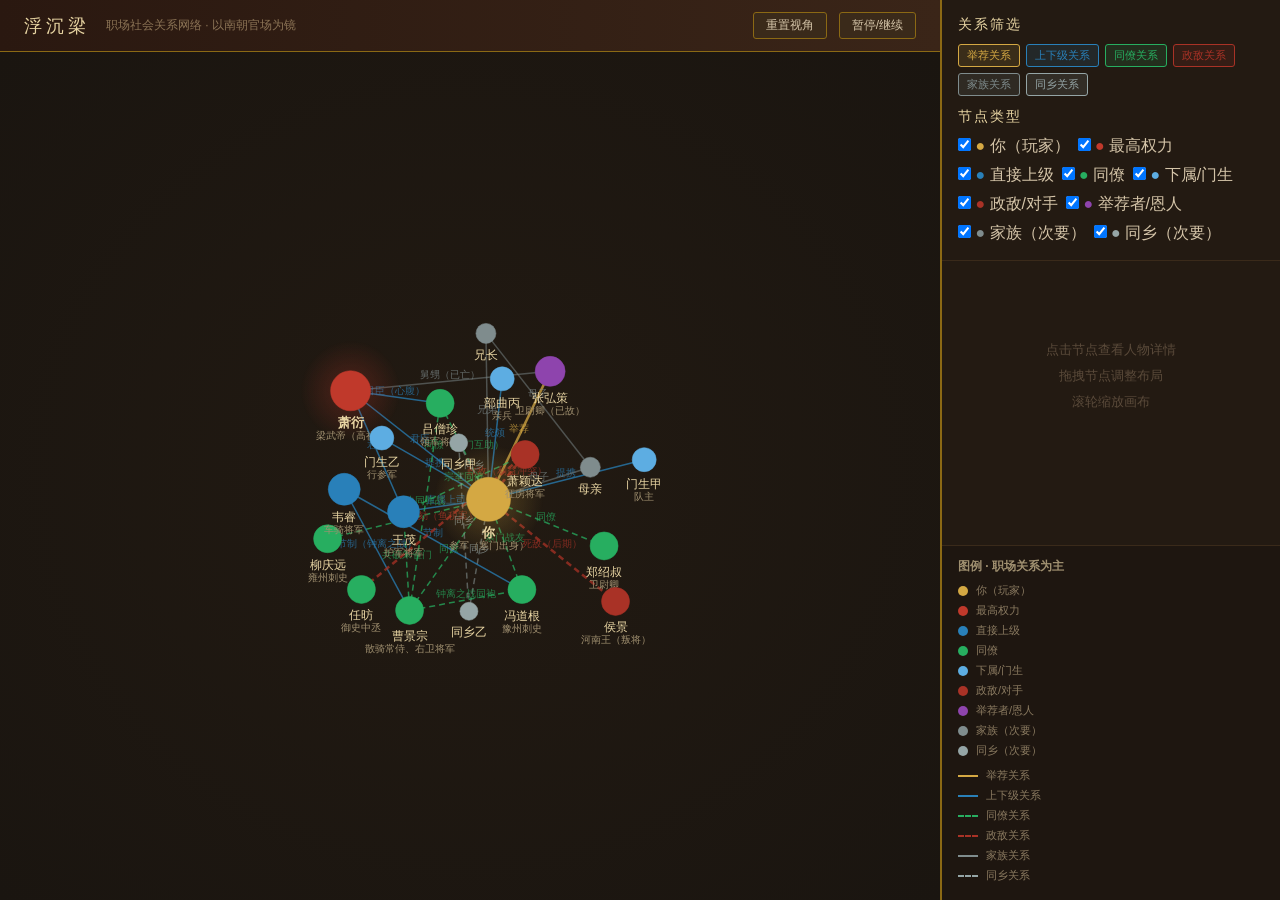
<file: 职场模式社会关系网络Demo.html>
<!DOCTYPE html>
<html lang="zh-CN">
<head>
<meta charset="UTF-8">
<meta name="viewport" content="width=device-width, initial-scale=1.0">
<title>浮沉梁 · 职场社会关系网络</title>
<style>
* { margin:0; padding:0; box-sizing:border-box; }
body {
  background:#1a1510;
  color:#d4c4a8;
  font-family:"Microsoft YaHei","PingFang SC","Noto Sans CJK SC",sans-serif;
  overflow:hidden;
  width:100vw; height:100vh;
}

/* 顶部标题栏 */
#header {
  position:absolute; left:0; top:0;
  width:calc(100% - 340px); height:52px;
  background:linear-gradient(90deg,#2a1810,#3a2518);
  border-bottom:1px solid #8b6914;
  display:flex; align-items:center;
  padding:0 24px; z-index:10;
}
#header h1 {
  font-size:18px; color:#e8d5a3;
  letter-spacing:4px; font-weight:400;
}
#header .subtitle {
  margin-left:16px; font-size:12px; color:#8b7355;
}
#header .controls {
  margin-left:auto; display:flex; gap:12px; align-items:center;
}
#header .ctrl-btn {
  background:#3a2a1a; border:1px solid #8b6914;
  color:#d4c4a8; padding:4px 12px; border-radius:3px;
  cursor:pointer; font-size:12px; transition:all .2s;
}
#header .ctrl-btn:hover { background:#4a3a2a; color:#e8d5a3; }

/* 画布区域 */
#canvas-wrap {
  position:absolute; left:0; top:52px;
  width:calc(100% - 340px); height:calc(100% - 52px);
  background:radial-gradient(ellipse at center,#221a12 0%,#1a1510 100%);
}
canvas { display:block; width:100%; height:100%; cursor:grab; }
canvas:active { cursor:grabbing; }

/* 右侧面板 */
#side-panel {
  position:absolute; right:0; top:0;
  width:340px; height:100%;
  background:#231a12;
  border-left:2px solid #8b6914;
  display:flex; flex-direction:column;
  z-index:20;
}

/* 筛选区 */
#filter-area {
  padding:16px; border-bottom:1px solid #3a2a1a;
}
#filter-area h3 {
  font-size:14px; color:#e8d5a3; margin-bottom:10px;
  font-weight:400; letter-spacing:2px;
}
.filter-group { margin-bottom:8px; }
.filter-group label {
  font-size:12px; color:#a09070; cursor:pointer;
  display:flex; align-items:center; gap:6px;
}
.filter-group input[type="checkbox"] {
  accent-color:#8b6914; cursor:pointer;
}
.filter-row { display:flex; flex-wrap:wrap; gap:8px; }

/* 详情区 */
#detail-area {
  flex:1; overflow-y:auto; padding:16px;
}
#detail-placeholder {
  text-align:center; color:#5a4a3a; padding-top:60px;
  font-size:13px; line-height:2;
}
.detail-card {
  background:#2a1f14; border:1px solid #3a2a1a;
  border-radius:4px; padding:14px; margin-bottom:12px;
}
.detail-card h4 {
  font-size:14px; color:#e8d5a3; margin-bottom:8px;
  border-bottom:1px solid #3a2a1a; padding-bottom:6px;
}
.detail-card .field {
  font-size:12px; line-height:1.8; color:#b0a080;
}
.detail-card .field strong { color:#d4c4a8; }
.detail-card .tag {
  display:inline-block; padding:2px 8px; border-radius:3px;
  font-size:11px; margin-right:6px; margin-top:4px;
}

/* 图例区 */
#legend-area {
  padding:12px 16px; border-top:1px solid #3a2a1a;
  background:#1e1610;
}
#legend-area h4 {
  font-size:12px; color:#a09070; margin-bottom:8px;
}
.legend-item {
  display:flex; align-items:center; gap:8px;
  font-size:11px; color:#8a7a60; margin-bottom:5px;
}
.legend-dot {
  width:10px; height:10px; border-radius:50%;
  flex-shrink:0;
}
.legend-line {
  width:20px; height:2px; flex-shrink:0;
}
.legend-line.dashed {
  height:0; border-top:2px dashed;
}

/* 提示浮层 */
#tooltip {
  position:absolute; pointer-events:none;
  background:rgba(30,22,14,0.95);
  border:1px solid #8b6914; border-radius:4px;
  padding:8px 12px; font-size:12px; color:#d4c4a8;
  display:none; z-index:100; max-width:220px;
  box-shadow:0 4px 12px rgba(0,0,0,0.5);
}

/* 关系筛选标签 */
.rel-filter { display:flex; flex-wrap:wrap; gap:6px; margin-top:8px; }
.rel-tag {
  padding:3px 8px; border-radius:3px; font-size:11px;
  cursor:pointer; border:1px solid transparent;
  transition:all .2s;
}
.rel-tag.active { border-color:#8b6914; }
.rel-tag.inactive { opacity:0.35; }
</style>
</head>
<body>

<div id="header">
  <h1>浮沉梁</h1>
  <span class="subtitle">职场社会关系网络 · 以南朝官场为镜</span>
  <div class="controls">
    <button class="ctrl-btn" onclick="resetView()">重置视角</button>
    <button class="ctrl-btn" onclick="togglePhysics()">暂停/继续</button>
  </div>
</div>

<div id="canvas-wrap">
  <canvas id="networkCanvas"></canvas>
</div>

<div id="side-panel">
  <div id="filter-area">
    <h3>关系筛选</h3>
    <div class="rel-filter" id="relFilters"></div>
    <h3 style="margin-top:12px;">节点类型</h3>
    <div class="filter-row" id="nodeFilters"></div>
  </div>
  <div id="detail-area">
    <div id="detail-placeholder">
      点击节点查看人物详情<br>
      拖拽节点调整布局<br>
      滚轮缩放画布
    </div>
    <div id="detail-content" style="display:none;"></div>
  </div>
  <div id="legend-area">
    <h4>图例 · 职场关系为主</h4>
    <div id="legend-content"></div>
  </div>
</div>

<div id="tooltip"></div>

<script>
/* ===================== 配置 ===================== */
const CONFIG = {
  nodeRadius: { player:22, emperor:20, superior:16, peer:14, subordinate:12, enemy:14, patron:15, family:10, hometown:9 },
  colors: {
    player:    '#d4a843',
    emperor:   '#c0392b',
    superior:  '#2980b9',
    peer:      '#27ae60',
    subordinate:'#5dade2',
    enemy:     '#a93226',
    patron:    '#8e44ad',
    family:    '#7f8c8d',
    hometown:  '#95a5a6'
  },
  edgeColors: {
    patronage: '#d4a843',
    hierarchy: '#2980b9',
    peer:      '#27ae60',
    enemy:     '#a93226',
    family:    '#7f8c8d',
    hometown:  '#95a5a6'
  },
  forces: { repulsion:800, spring:0.008, springLen:140, damping:0.85, center:0.0003 }
};

/* ===================== 数据 ===================== */
// 节点类型: player玩家, emperor皇帝, superior上级, peer同僚, subordinate下属, enemy政敌, patron举荐者, family家族, hometown同乡
const nodes = [
  { id:'player', name:'你', title:'参军（寒门出身）', type:'player', desc:'杂佐出身，从萧衍起兵，累功至参军。无背景，无靠山，每一步都踩在刀尖上。', era:'齐末梁初' },
  { id:'xiaoyan', name:'萧衍', title:'梁武帝（高祖）', type:'emperor', desc:'南朝梁开国皇帝，在位四十八年。晚年崇佛，侯景之乱中饿死台城。', era:'齐末-梁' },
  { id:'wangmao', name:'王茂', title:'护军将军', type:'superior', desc:'从萧衍起兵前驱，钟离之战功臣，累迁至司空。你的直属上司。', era:'齐末-梁' },
  { id:'caojingzong', name:'曹景宗', title:'散骑常侍、右卫将军', type:'peer', desc:'骁勇善战，钟离之战大破北魏。性躁动，嗜酒好乐，与你同僚。', era:'齐末-梁' },
  { id:'lvsengzhen', name:'吕僧珍', title:'领军将军', type:'peer', desc:'起自寒贱，萧衍心腹。恭慎守节，不私亲戚。你的寒门榜样。', era:'齐末-梁' },
  { id:'zhengshaoshu', name:'郑绍叔', title:'卫尉卿', type:'peer', desc:'忠于萧衍，善则称君、过则归己。与你有同僚之谊。', era:'齐末-梁' },
  { id:'liuqingyuan', name:'柳庆远', title:'雍州刺史', type:'peer', desc:'萧衍谋主，帷幄赞画。衣锦还乡，病逝于任。', era:'齐末-梁' },
  { id:'zhanghongce', name:'张弘策', title:'卫尉卿（已故）', type:'patron', desc:'萧衍舅父，从起兵，遇盗被害。曾引荐你于萧衍。', era:'齐末-梁初' },
  { id:'xiaoyingda', name:'萧颖达', title:'征虏将军', type:'enemy', desc:'宗室之贵，参与义举。因鱼税被劾，声名有损。与你利益冲突。', era:'齐末-梁' },
  { id:'men1', name:'门生甲', title:'队主', type:'subordinate', desc:'寒门子弟，随你从军。视你为恩主。', era:'梁' },
  { id:'men2', name:'门生乙', title:'行参军', type:'subordinate', desc:'低级士族出身，从你习兵法。', era:'梁' },
  { id:'buqu', name:'部曲丙', title:'亲兵', type:'subordinate', desc:'乡里子弟，随你征战多年。', era:'梁' },
  { id:'mother', name:'母亲', title:'农家妇', type:'family', desc:'居于乡野，每闻你从军，日夜忧心。曾言：贫贱家儿忽得富贵，讵可久保？', era:'-' },
  { id:'brother', name:'兄长', title:'农民', type:'family', desc:'守家业于乡里，不支持你从军，但默默接济母亲。', era:'-' },
  { id:'tongxiang1', name:'同乡甲', title:'商人', type:'hometown', desc:'建康城中小商贩，偶尔为你传递消息。', era:'-' },
  { id:'tongxiang2', name:'同乡乙', title:'手工业者', type:'hometown', desc:'铁匠，曾为你修补兵器。', era:'-' },
  { id:'renfang', name:'任昉', title:'御史中丞', type:'peer', desc:'文学家，以弹劾权贵闻名。曾劾萧颖达鱼税案。与你无直接冲突，但需小心。', era:'梁' },
  { id:'xuwei', name:'韦睿', title:'车骑将军', type:'superior', desc:'钟离之战主帅，与曹景宗配合大破北魏。为人谦和，受萧衍敬重。', era:'梁' },
  { id:'fengdaogen', name:'冯道根', title:'豫州刺史', type:'peer', desc:'寒门出身，家贫佣赁养母。口不论勋，被比"大树将军"。你的寒门战友。', era:'梁' },
  { id:'houjing', name:'侯景', title:'河南王（叛将）', type:'enemy', desc:'北镇戍兵出身，反复无常。太清二年反，攻陷台城。后期成为你的死敌。', era:'梁末' }
];

const edges = [
  { from:'player', to:'xiaoyan', type:'hierarchy', label:'君臣' },
  { from:'wangmao', to:'player', type:'hierarchy', label:'直属上司' },
  { from:'zhanghongce', to:'player', type:'patronage', label:'举荐' },
  { from:'player', to:'men1', type:'hierarchy', label:'提携' },
  { from:'player', to:'men2', type:'hierarchy', label:'提携' },
  { from:'player', to:'buqu', type:'hierarchy', label:'统领' },
  { from:'player', to:'caojingzong', type:'peer', label:'同僚' },
  { from:'player', to:'lvsengzhen', type:'peer', label:'同僚（寒门互助）' },
  { from:'player', to:'zhengshaoshu', type:'peer', label:'同僚' },
  { from:'player', to:'liuqingyuan', type:'peer', label:'同僚' },
  { from:'player', to:'fengdaogen', type:'peer', label:'寒门战友' },
  { from:'player', to:'xiaoyingda', type:'enemy', label:'政敌（利益冲突）' },
  { from:'player', to:'houjing', type:'enemy', label:'死敌（后期）' },
  { from:'player', to:'mother', type:'family', label:'母子' },
  { from:'player', to:'brother', type:'family', label:'兄弟' },
  { from:'player', to:'tongxiang1', type:'hometown', label:'同乡' },
  { from:'player', to:'tongxiang2', type:'hometown', label:'同乡' },
  { from:'caojingzong', to:'lvsengzhen', type:'peer', label:'协同作战' },
  { from:'caojingzong', to:'fengdaogen', type:'peer', label:'钟离之战同袍' },
  { from:'wangmao', to:'caojingzong', type:'peer', label:'共破朱雀门' },
  { from:'wangmao', to:'xiaoyingda', type:'peer', label:'宗室同僚' },
  { from:'xiaoyan', to:'zhanghongce', type:'family', label:'舅甥（已亡）' },
  { from:'xiaoyan', to:'wangmao', type:'hierarchy', label:'君臣' },
  { from:'xiaoyan', to:'lvsengzhen', type:'hierarchy', label:'君臣（心腹）' },
  { from:'xuwei', to:'caojingzong', type:'hierarchy', label:'节制（钟离之战）' },
  { from:'xuwei', to:'fengdaogen', type:'hierarchy', label:'节制' },
  { from:'renfang', to:'xiaoyingda', type:'enemy', label:'弹劾（鱼税案）' },
  { from:'mother', to:'brother', type:'family', label:'母子' },
  { from:'tongxiang1', to:'tongxiang2', type:'hometown', label:'同乡' }
];

/* ===================== 类型标签配置 ===================== */
const TYPE_LABELS = {
  player:'你（玩家）', emperor:'最高权力', superior:'直接上级', peer:'同僚', subordinate:'下属/门生',
  enemy:'政敌/对手', patron:'举荐者/恩人', family:'家族（次要）', hometown:'同乡（次要）'
};
const REL_LABELS = {
  patronage:'举荐关系', hierarchy:'上下级关系', peer:'同僚关系', enemy:'政敌关系', family:'家族关系', hometown:'同乡关系'
};

/* ===================== Canvas 设置 ===================== */
const canvas = document.getElementById('networkCanvas');
const ctx = canvas.getContext('2d');
let width, height, dpr;

function resize() {
  const wrap = document.getElementById('canvas-wrap');
  width = wrap.clientWidth;
  height = wrap.clientHeight;
  dpr = window.devicePixelRatio || 1;
  canvas.width = width * dpr;
  canvas.height = height * dpr;
  canvas.style.width = width + 'px';
  canvas.style.height = height + 'px';
  ctx.setTransform(dpr, 0, 0, dpr, 0, 0);
}
resize();
window.addEventListener('resize', resize);

/* ===================== 物理引擎 ===================== */
let physicsOn = true;
const nodeMap = {};
nodes.forEach((n,i)=>{
  n.x = width/2 + (Math.random()-0.5)*200;
  n.y = height/2 + (Math.random()-0.5)*200;
  n.vx = 0; n.vy = 0;
  n.radius = CONFIG.nodeRadius[n.type] || 12;
  n.color = CONFIG.colors[n.type] || '#999';
  n.fixed = false;
  nodeMap[n.id] = n;
});

const edgeList = edges.map(e=>({...e, fromNode:nodeMap[e.from], toNode:nodeMap[e.to]}));

function updatePhysics() {
  if(!physicsOn) return;
  const f = CONFIG.forces;
  // 斥力
  for(let i=0;i<nodes.length;i++){
    for(let j=i+1;j<nodes.length;j++){
      const a=nodes[i], b=nodes[j];
      let dx=b.x-a.x, dy=b.y-a.y;
      let dist=Math.sqrt(dx*dx+dy*dy)||1;
      if(dist<300){
        const force = f.repulsion / (dist*dist);
        const fx = (dx/dist)*force, fy = (dy/dist)*force;
        if(!a.fixed){ a.vx-=fx; a.vy-=fy; }
        if(!b.fixed){ b.vx+=fx; b.vy+=fy; }
      }
    }
  }
  // 弹簧力
  edgeList.forEach(e=>{
    const a=e.fromNode, b=e.toNode;
    let dx=b.x-a.x, dy=b.y-a.y;
    let dist=Math.sqrt(dx*dx+dy*dy)||1;
    const target = (a.type==='player'||b.type==='player') ? f.springLen*0.7 : f.springLen;
    const force = (dist-target)*f.spring;
    const fx=(dx/dist)*force, fy=(dy/dist)*force;
    if(!a.fixed){ a.vx+=fx; a.vy+=fy; }
    if(!b.fixed){ b.vx-=fx; b.vy-=fy; }
  });
  // 中心引力
  nodes.forEach(n=>{
    if(n.fixed) return;
    n.vx += (width/2 - n.x)*f.center;
    n.vy += (height/2 - n.y)*f.center;
    n.vx *= f.damping;
    n.vy *= f.damping;
    n.x += n.vx;
    n.y += n.vy;
    n.x = Math.max(n.radius, Math.min(width-n.radius, n.x));
    n.y = Math.max(n.radius, Math.min(height-n.radius, n.y));
  });
}

/* ===================== 渲染 ===================== */
let scale=1, offsetX=0, offsetY=0;
let hoverNode=null, selectedNode=null;

function worldToScreen(x,y){ return {x:x*scale+offsetX, y:y*scale+offsetY}; }
function screenToWorld(x,y){ return {x:(x-offsetX)/scale, y:(y-offsetY)/scale}; }

function draw() {
  ctx.clearRect(0,0,width,height);
  ctx.save();
  ctx.translate(offsetX, offsetY);
  ctx.scale(scale, scale);

  // 画边
  edgeList.forEach(e=>{
    if(!isRelVisible(e.type)) return;
    const a=e.fromNode, b=e.toNode;
    ctx.beginPath();
    ctx.moveTo(a.x, a.y);
    ctx.lineTo(b.x, b.y);
    const color = CONFIG.edgeColors[e.type];
    ctx.strokeStyle = color;
    ctx.lineWidth = (e.type==='patronage'||e.type==='enemy') ? 2.5 : 1.5;
    if(e.type==='peer'||e.type==='enemy'||e.type==='hometown'){
      ctx.setLineDash([6,4]);
    } else {
      ctx.setLineDash([]);
    }
    ctx.globalAlpha = (e.type==='family'||e.type==='hometown') ? 0.5 : 0.75;
    ctx.stroke();
    ctx.setLineDash([]);
    ctx.globalAlpha = 1;

    // 关系标签
    if(scale>0.7){
      const mx=(a.x+b.x)/2, my=(a.y+b.y)/2;
      ctx.fillStyle = color;
      ctx.font = '10px sans-serif';
      ctx.textAlign = 'center';
      ctx.globalAlpha = 0.7;
      ctx.fillText(e.label, mx, my-3);
      ctx.globalAlpha = 1;
    }
  });

  // 画节点
  nodes.forEach(n=>{
    if(!isNodeVisible(n.type)) return;
    const r=n.radius;
    // 光晕
    if(n.type==='player'||n.type==='emperor'){
      const grd=ctx.createRadialGradient(n.x,n.y,r*0.5,n.x,n.y,r*2.5);
      grd.addColorStop(0,n.color+'40');
      grd.addColorStop(1,n.color+'00');
      ctx.fillStyle=grd;
      ctx.beginPath(); ctx.arc(n.x,n.y,r*2.5,0,Math.PI*2); ctx.fill();
    }
    // 选中高亮
    if(n===selectedNode){
      ctx.beginPath(); ctx.arc(n.x,n.y,r+6,0,Math.PI*2);
      ctx.strokeStyle='#e8d5a3'; ctx.lineWidth=2; ctx.stroke();
    }
    // 节点本体
    ctx.beginPath(); ctx.arc(n.x,n.y,r,0,Math.PI*2);
    ctx.fillStyle=n.color; ctx.fill();
    // 边框
    ctx.strokeStyle=(n===hoverNode)?'#e8d5a3':(n.color+'88');
    ctx.lineWidth=(n===hoverNode)?2:1;
    ctx.stroke();
    // 名字
    if(scale>0.55){
      ctx.fillStyle='#e8d5a3';
      ctx.font=(n.type==='player'||n.type==='emperor')?'bold 13px sans-serif':'12px sans-serif';
      ctx.textAlign='center';
      ctx.fillText(n.name, n.x, n.y+r+16);
      if(n.type!=='family'&&n.type!=='hometown'){
        ctx.fillStyle='#a09070';
        ctx.font='10px sans-serif';
        ctx.fillText(n.title, n.x, n.y+r+28);
      }
    }
  });

  ctx.restore();
  requestAnimationFrame(draw);
}

/* ===================== 交互 ===================== */
let dragging=null, dragStartX, dragStartY;

function getMousePos(evt){
  const rect=canvas.getBoundingClientRect();
  return {x:evt.clientX-rect.left, y:evt.clientY-rect.top};
}

function findNode(mx,my){
  const w=screenToWorld(mx,my);
  for(let i=nodes.length-1;i>=0;i--){
    const n=nodes[i];
    if(!isNodeVisible(n.type)) continue;
    const dx=w.x-n.x, dy=w.y-n.y;
    if(Math.sqrt(dx*dx+dy*dy)<=n.radius+4) return n;
  }
  return null;
}

canvas.addEventListener('mousemove',e=>{
  const pos=getMousePos(e);
  if(dragging){
    const w=screenToWorld(pos.x, pos.y);
    dragging.x=w.x; dragging.y=w.y;
    dragging.vx=0; dragging.vy=0;
  } else {
    const n=findNode(pos.x, pos.y);
    if(n!==hoverNode){
      hoverNode=n;
      canvas.style.cursor=n?'pointer':'grab';
      if(n) showTooltip(e.clientX, e.clientY, n);
      else hideTooltip();
    } else if(n){
      moveTooltip(e.clientX, e.clientY);
    }
  }
});

canvas.addEventListener('mousedown',e=>{
  const pos=getMousePos(e);
  const n=findNode(pos.x, pos.y);
  if(n){ dragging=n; n.fixed=true; canvas.style.cursor='grabbing'; }
  else { dragStartX=pos.x; dragStartY=pos.y; }
});

canvas.addEventListener('mouseup',e=>{
  if(dragging){ dragging.fixed=false; dragging=null; }
  const pos=getMousePos(e);
  if(Math.abs(pos.x-dragStartX)<5 && Math.abs(pos.y-dragStartY)<5){
    const n=findNode(pos.x, pos.y);
    if(n){ selectNode(n); }
    else { selectedNode=null; clearDetail(); }
  }
});

canvas.addEventListener('wheel',e=>{
  e.preventDefault();
  const pos=getMousePos(e);
  const factor = e.deltaY<0 ? 1.1 : 0.9;
  const newScale = Math.max(0.3, Math.min(3, scale*factor));
  const w=screenToWorld(pos.x, pos.y);
  offsetX = pos.x - w.x*newScale;
  offsetY = pos.y - w.y*newScale;
  scale = newScale;
},{passive:false});

/* ===================== Tooltip ===================== */
const tooltip=document.getElementById('tooltip');
function showTooltip(cx,cy,n){
  tooltip.innerHTML=`<strong style="color:${n.color}">${n.name}</strong> <span style="color:#a09070">${n.title}</span><br><span style="color:#8a7a60;font-size:11px">${TYPE_LABELS[n.type]}</span>`;
  tooltip.style.display='block';
  moveTooltip(cx,cy);
}
function moveTooltip(cx,cy){
  tooltip.style.left=(cx+12)+'px';
  tooltip.style.top=(cy+12)+'px';
}
function hideTooltip(){ tooltip.style.display='none'; }

/* ===================== 详情面板 ===================== */
function selectNode(n){
  selectedNode=n;
  const placeholder=document.getElementById('detail-placeholder');
  const content=document.getElementById('detail-content');
  placeholder.style.display='none';
  content.style.display='block';

  // 找出关联关系
  const rels=edgeList.filter(e=>e.from===n.id||e.to===n.id);
  const relHtml = rels.map(e=>{
    const other = e.from===n.id ? e.toNode : e.fromNode;
    const relType = REL_LABELS[e.type];
    return `<div class="field" style="margin-bottom:4px"><span style="color:${CONFIG.edgeColors[e.type]}">●</span> <strong>${other.name}</strong>（${other.title}）— ${e.label}</div>`;
  }).join('');

  const typeColor = CONFIG.colors[n.type];
  content.innerHTML = `
    <div class="detail-card">
      <h4><span style="color:${typeColor}">●</span> ${n.name}</h4>
      <div class="field"><strong>身份：</strong>${n.title}</div>
      <div class="field"><strong>类型：</strong>${TYPE_LABELS[n.type]}</div>
      <div class="field"><strong>时代：</strong>${n.era}</div>
      <div class="field" style="margin-top:8px;color:#b0a080;line-height:1.8">${n.desc}</div>
    </div>
    <div class="detail-card">
      <h4>关系网络（${rels.length}条）</h4>
      ${relHtml}
    </div>
  `;
}

function clearDetail(){
  document.getElementById('detail-placeholder').style.display='block';
  document.getElementById('detail-content').style.display='none';
}

/* ===================== 筛选控件 ===================== */
const activeRels = new Set(['patronage','hierarchy','peer','enemy','family','hometown']);
const activeNodes = new Set(['player','emperor','superior','peer','subordinate','enemy','patron','family','hometown']);

function isRelVisible(type){ return activeRels.has(type); }
function isNodeVisible(type){ return activeNodes.has(type); }

function initFilters(){
  const relContainer=document.getElementById('relFilters');
  Object.entries(REL_LABELS).forEach(([key,label])=>{
    const tag=document.createElement('span');
    tag.className='rel-tag active';
    tag.style.background=CONFIG.edgeColors[key]+'22';
    tag.style.color=CONFIG.edgeColors[key];
    tag.style.borderColor=CONFIG.edgeColors[key];
    tag.textContent=label;
    tag.onclick=()=>{
      if(activeRels.has(key)){ activeRels.delete(key); tag.className='rel-tag inactive'; }
      else { activeRels.add(key); tag.className='rel-tag active'; }
    };
    relContainer.appendChild(tag);
  });

  const nodeContainer=document.getElementById('nodeFilters');
  Object.entries(TYPE_LABELS).forEach(([key,label])=>{
    const lbl=document.createElement('label');
    lbl.innerHTML=`<input type="checkbox" checked> <span style="color:${CONFIG.colors[key]}">●</span> ${label}`;
    lbl.querySelector('input').onchange=function(){
      if(this.checked) activeNodes.add(key); else activeNodes.delete(key);
    };
    nodeContainer.appendChild(lbl);
  });
}

/* ===================== 图例 ===================== */
function initLegend(){
  const container=document.getElementById('legend-content');
  // 节点图例
  const nodeLegend=document.createElement('div');
  nodeLegend.style.marginBottom='10px';
  Object.entries(TYPE_LABELS).forEach(([key,label])=>{
    const item=document.createElement('div');
    item.className='legend-item';
    item.innerHTML=`<span class="legend-dot" style="background:${CONFIG.colors[key]}"></span>${label}`;
    nodeLegend.appendChild(item);
  });
  container.appendChild(nodeLegend);
  // 关系图例
  Object.entries(REL_LABELS).forEach(([key,label])=>{
    const item=document.createElement('div');
    item.className='legend-item';
    const isDashed = (key==='peer'||key==='enemy'||key==='hometown');
    item.innerHTML=`<span class="legend-line ${isDashed?'dashed':''}" style="${isDashed?'border-color':'background'}:${CONFIG.edgeColors[key]}"></span>${label}`;
    container.appendChild(item);
  });
}

/* ===================== 控制 ===================== */
function resetView(){
  scale=1; offsetX=0; offsetY=0;
  nodes.forEach(n=>{
    n.x=width/2+(Math.random()-0.5)*200;
    n.y=height/2+(Math.random()-0.5)*200;
    n.vx=0; n.vy=0;
  });
}
function togglePhysics(){ physicsOn=!physicsOn; }

/* ===================== 启动 ===================== */
initFilters();
initLegend();
setInterval(updatePhysics, 16);
draw();
</script>
</body>
</html>
</file>
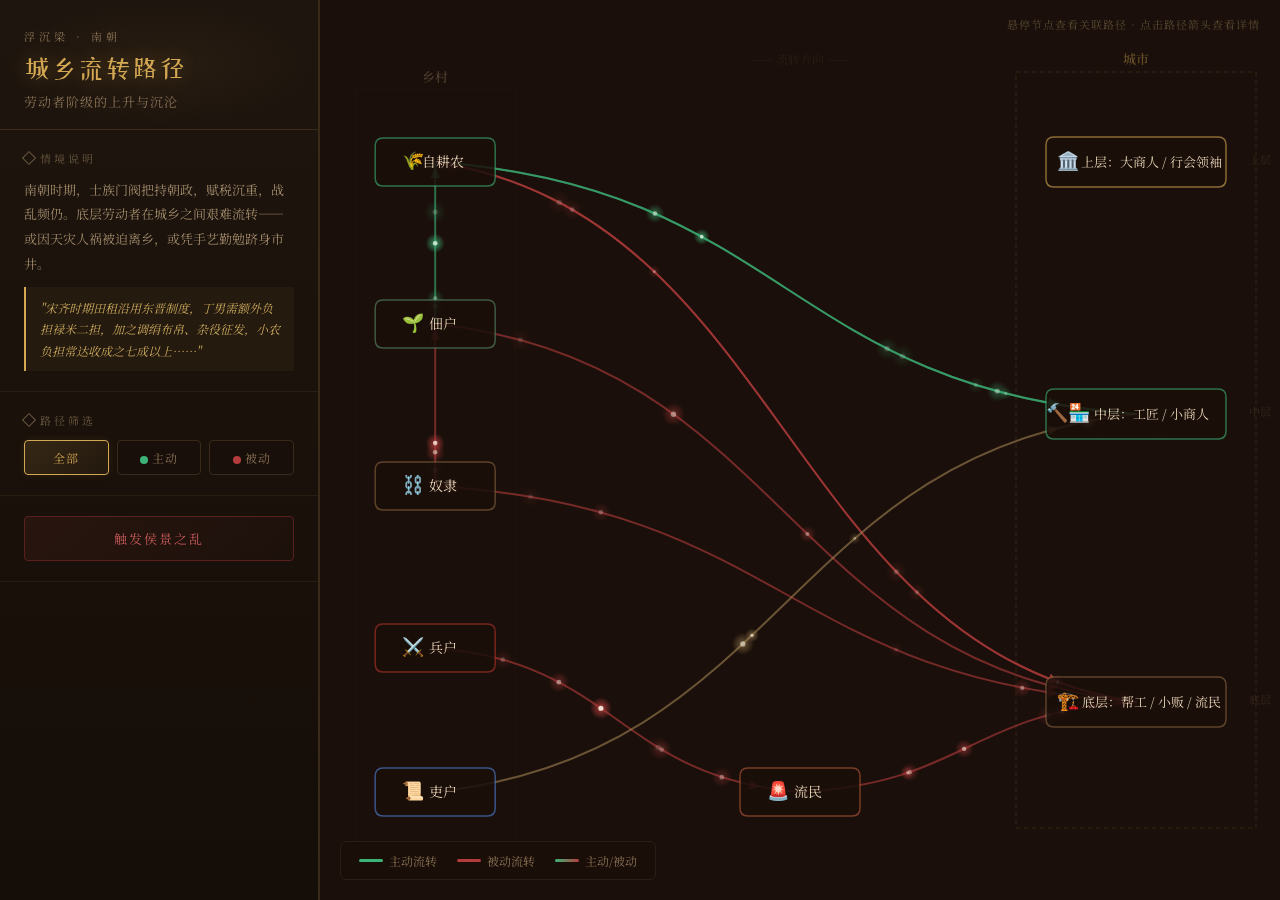
<file: 视角流转可视化Demo.html>
<!DOCTYPE html>
<html lang="zh-CN">
<head>
<meta charset="UTF-8">
<meta name="viewport" content="width=device-width, initial-scale=1.0">
<title>浮沉梁 · 城乡流转路径可视化</title>
<style>
  @import url('https://fonts.googleapis.com/css2?family=Noto+Serif+SC:wght@400;600;700;900&family=ZCOOL+XiaoWei&display=swap');

  * { margin: 0; padding: 0; box-sizing: border-box; }

  body {
    background: #1a0f0a;
    color: #e8d5b7;
    font-family: 'Noto Serif SC', serif;
    overflow: hidden;
    height: 100vh;
    width: 100vw;
    display: flex;
  }

  /* ===== 侧边栏 ===== */
  .sidebar {
    width: 320px;
    min-width: 320px;
    height: 100vh;
    background: linear-gradient(180deg, #1e150e 0%, #150d07 100%);
    border-right: 2px solid #3a2a1a;
    display: flex;
    flex-direction: column;
    overflow-y: auto;
    z-index: 10;
    scrollbar-width: thin;
    scrollbar-color: #3a2a1a #1a0f0a;
  }
  .sidebar::-webkit-scrollbar { width: 6px; }
  .sidebar::-webkit-scrollbar-track { background: #1a0f0a; }
  .sidebar::-webkit-scrollbar-thumb { background: #3a2a1a; border-radius: 3px; }

  .sidebar-header {
    padding: 28px 24px 18px;
    border-bottom: 1px solid #3a2a1a;
    background: radial-gradient(ellipse at center, rgba(212,168,83,0.06) 0%, transparent 70%);
  }
  .sidebar-header .project-tag {
    font-size: 11px;
    letter-spacing: 4px;
    color: #8b7355;
    text-transform: uppercase;
    margin-bottom: 8px;
  }
  .sidebar-header h1 {
    font-family: 'ZCOOL XiaoWei', serif;
    font-size: 26px;
    color: #d4a853;
    font-weight: 400;
    line-height: 1.3;
    text-shadow: 0 0 20px rgba(212,168,83,0.3);
  }
  .sidebar-header .subtitle {
    font-size: 13px;
    color: #8b7355;
    margin-top: 6px;
    letter-spacing: 1px;
  }

  .sidebar-section {
    padding: 20px 24px;
    border-bottom: 1px solid rgba(58,42,26,0.5);
  }
  .section-label {
    font-size: 11px;
    letter-spacing: 3px;
    color: #6b5a42;
    margin-bottom: 12px;
    display: flex;
    align-items: center;
    gap: 6px;
  }
  .section-label::before {
    content: '';
    width: 8px; height: 8px;
    border: 1px solid #6b5a42;
    transform: rotate(45deg);
    display: inline-block;
  }

  .context-panel {
    font-size: 13px;
    line-height: 1.9;
    color: #a08a6a;
  }
  .context-panel .quote {
    margin-top: 10px;
    padding: 10px 14px;
    border-left: 2px solid #d4a853;
    background: rgba(212,168,83,0.05);
    font-size: 12px;
    color: #c9a85c;
    font-style: italic;
    line-height: 1.8;
  }

  /* 筛选按钮组 */
  .filter-group {
    display: flex;
    gap: 8px;
  }
  .filter-btn {
    flex: 1;
    padding: 8px 4px;
    font-family: 'Noto Serif SC', serif;
    font-size: 12px;
    border: 1px solid #3a2a1a;
    background: rgba(26,15,10,0.8);
    color: #8b7355;
    cursor: pointer;
    transition: all 0.3s;
    border-radius: 4px;
    letter-spacing: 1px;
  }
  .filter-btn:hover {
    border-color: #d4a853;
    color: #d4a853;
  }
  .filter-btn.active {
    background: linear-gradient(135deg, rgba(212,168,83,0.15), rgba(212,168,83,0.05));
    border-color: #d4a853;
    color: #d4a853;
    box-shadow: 0 0 10px rgba(212,168,83,0.1);
  }
  .filter-btn .dot {
    display: inline-block;
    width: 8px; height: 8px;
    border-radius: 50%;
    margin-right: 4px;
    vertical-align: middle;
  }
  .dot.active-dot { background: #3cb478; }
  .dot.passive-dot { background: #b43c3c; }

  /* 侯景之乱按钮 */
  .houjing-btn {
    width: 100%;
    padding: 12px 16px;
    font-family: 'Noto Serif SC', serif;
    font-size: 13px;
    border: 1px solid #5a2020;
    background: linear-gradient(135deg, rgba(180,60,60,0.1), rgba(100,30,30,0.05));
    color: #c85a5a;
    cursor: pointer;
    transition: all 0.4s;
    border-radius: 4px;
    letter-spacing: 2px;
    position: relative;
    overflow: hidden;
  }
  .houjing-btn:hover {
    background: linear-gradient(135deg, rgba(180,60,60,0.25), rgba(100,30,30,0.15));
    border-color: #b43c3c;
    color: #e87070;
    box-shadow: 0 0 20px rgba(180,60,60,0.2);
  }
  .houjing-btn.active {
    background: linear-gradient(135deg, rgba(180,60,60,0.35), rgba(100,30,30,0.2));
    border-color: #d4a853;
    color: #d4a853;
    animation: houjingPulse 1.5s infinite;
  }
  @keyframes houjingPulse {
    0%, 100% { box-shadow: 0 0 10px rgba(212,168,83,0.2); }
    50% { box-shadow: 0 0 25px rgba(212,168,83,0.4); }
  }

  /* 路径详情面板 */
  .detail-panel {
    display: none;
    animation: fadeSlideIn 0.3s ease;
  }
  .detail-panel.visible { display: block; }
  @keyframes fadeSlideIn {
    from { opacity: 0; transform: translateY(8px); }
    to { opacity: 1; transform: translateY(0); }
  }
  .detail-card {
    background: rgba(212,168,83,0.04);
    border: 1px solid #3a2a1a;
    border-radius: 6px;
    padding: 16px;
  }
  .detail-card .detail-header {
    display: flex;
    align-items: center;
    justify-content: space-between;
    margin-bottom: 12px;
    padding-bottom: 10px;
    border-bottom: 1px solid #2a1f14;
  }
  .detail-card .path-name {
    font-size: 14px;
    color: #d4a853;
    font-weight: 600;
  }
  .detail-card .type-badge {
    padding: 3px 10px;
    border-radius: 12px;
    font-size: 11px;
    letter-spacing: 1px;
  }
  .type-badge.active-type {
    background: rgba(60,180,120,0.15);
    color: #3cb478;
    border: 1px solid rgba(60,180,120,0.3);
  }
  .type-badge.passive-type {
    background: rgba(180,60,60,0.15);
    color: #c85a5a;
    border: 1px solid rgba(180,60,60,0.3);
  }
  .type-badge.mixed-type {
    background: rgba(212,168,83,0.15);
    color: #d4a853;
    border: 1px solid rgba(212,168,83,0.3);
  }
  .detail-row {
    margin-bottom: 10px;
  }
  .detail-row .label {
    font-size: 11px;
    color: #6b5a42;
    letter-spacing: 2px;
    margin-bottom: 4px;
  }
  .detail-row .value {
    font-size: 13px;
    color: #c9a85c;
    line-height: 1.7;
  }
  .detail-row .value .source {
    display: block;
    margin-top: 4px;
    font-size: 11px;
    color: #8b7355;
    font-style: italic;
  }

  /* ===== Canvas区域 ===== */
  .canvas-wrapper {
    flex: 1;
    position: relative;
    background: radial-gradient(ellipse at 30% 50%, rgba(58,42,26,0.15) 0%, transparent 60%),
                radial-gradient(ellipse at 80% 30%, rgba(212,168,83,0.03) 0%, transparent 50%),
                #1a0f0a;
    overflow: hidden;
  }
  canvas {
    display: block;
    width: 100%;
    height: 100%;
  }

  /* 图例 */
  .legend {
    position: absolute;
    bottom: 20px;
    left: 20px;
    display: flex;
    gap: 20px;
    font-size: 12px;
    color: #8b7355;
    background: rgba(26,15,10,0.85);
    padding: 10px 18px;
    border-radius: 6px;
    border: 1px solid #2a1f14;
  }
  .legend-item {
    display: flex;
    align-items: center;
    gap: 6px;
  }
  .legend-line {
    width: 24px;
    height: 3px;
    border-radius: 2px;
  }

  /* 提示文字 */
  .hint {
    position: absolute;
    top: 16px;
    right: 20px;
    font-size: 11px;
    color: #5a4a32;
    letter-spacing: 1px;
  }
</style>
</head>
<body>

<!-- ===== 侧边栏 ===== -->
<aside class="sidebar">
  <div class="sidebar-header">
    <div class="project-tag">浮沉梁 · 南朝</div>
    <h1>城乡流转路径</h1>
    <div class="subtitle">劳动者阶级的上升与沉沦</div>
  </div>

  <div class="sidebar-section">
    <div class="section-label">情境说明</div>
    <div class="context-panel">
      南朝时期，士族门阀把持朝政，赋税沉重，战乱频仍。底层劳动者在城乡之间艰难流转——或因天灾人祸被迫离乡，或凭手艺勤勉跻身市井。
      <div class="quote">
        "宋齐时期田租沿用东晋制度，丁男需额外负担禄米二担，加之调绢布帛、杂役征发，小农负担常达收成之七成以上……"
      </div>
    </div>
  </div>

  <div class="sidebar-section">
    <div class="section-label">路径筛选</div>
    <div class="filter-group">
      <button class="filter-btn active" data-filter="all" onclick="setFilter('all')">全部</button>
      <button class="filter-btn" data-filter="active" onclick="setFilter('active')"><span class="dot active-dot"></span>主动</button>
      <button class="filter-btn" data-filter="passive" onclick="setFilter('passive')"><span class="dot passive-dot"></span>被动</button>
    </div>
  </div>

  <div class="sidebar-section">
    <button class="houjing-btn" id="houjingBtn" onclick="toggleHoujing()">触发侯景之乱</button>
  </div>

  <div class="sidebar-section detail-panel" id="detailPanel">
    <div class="section-label">路径详情</div>
    <div class="detail-card" id="detailCard">
      <div class="detail-header">
        <span class="path-name" id="detailPathName">—</span>
        <span class="type-badge" id="detailTypeBadge">—</span>
      </div>
      <div class="detail-row">
        <div class="label">触发条件</div>
        <div class="value" id="detailCondition">—</div>
      </div>
      <div class="detail-row">
        <div class="label">目标身份</div>
        <div class="value" id="detailTarget">—</div>
      </div>
      <div class="detail-row">
        <div class="label">史料依据</div>
        <div class="value" id="detailSource">—</div>
      </div>
    </div>
  </div>
</aside>

<!-- ===== Canvas 区域 ===== -->
<div class="canvas-wrapper">
  <canvas id="mainCanvas"></canvas>
  <div class="legend">
    <div class="legend-item">
      <div class="legend-line" style="background:#3cb478;"></div>
      <span>主动流转</span>
    </div>
    <div class="legend-item">
      <div class="legend-line" style="background:#b43c3c;"></div>
      <span>被动流转</span>
    </div>
    <div class="legend-item">
      <div class="legend-line" style="background:linear-gradient(90deg,#3cb478,#b43c3c);"></div>
      <span>主动/被动</span>
    </div>
  </div>
  <div class="hint">悬停节点查看关联路径 · 点击路径箭头查看详情</div>
</div>

<script>
// ==================== 数据定义 ====================

// 乡村节点
const ruralNodes = [
  { id: 'selfFarmer', name: '自耕农',   icon: '\u{1F33E}', color: '#3cb478', rx: 0.12, ry: 0.18, desc: '拥有少量耕地的自由民，需承担田租、户调及徭役' },
  { id: 'tenant',     name: '佃户',     icon: '\u{1F331}', color: '#5a8a6a', rx: 0.12, ry: 0.36, desc: '部曲/佃客，依附于士族地主，缴纳高额地租' },
  { id: 'slave',       name: '奴隶',     icon: '\u26D3\uFE0F', color: '#8b6540', rx: 0.12, ry: 0.54, desc: '奴婢，无人身自由，可被买卖转让' },
  { id: 'soldier',     name: '兵户',     icon: '\u2694\uFE0F', color: '#b8342a', rx: 0.12, ry: 0.72, desc: '世代为兵的军户，常被征发作战' },
  { id: 'clerk',       name: '吏户',     icon: '\u{1F4DC}', color: '#5082dc', rx: 0.12, ry: 0.88, desc: '底层胥吏，承担文书杂役，有一定文化' },
];

// 城市节点
const urbanNodes = [
  { id: 'lower',  name: '底层：帮工 / 小贩 / 流民', icon: '\u{1F3D7}\uFE0F', color: '#8b6540', rx: 0.85, ry: 0.78, desc: '城市最底层劳动者，出卖体力谋生' },
  { id: 'middle', name: '中层：工匠 / 小商人',       icon: '\u{1F528}\u{1F3EA}', color: '#3cb478', rx: 0.85, ry: 0.46, desc: '掌握手艺或从事小规模商贸的市民' },
  { id: 'upper',  name: '上层：大商人 / 行会领袖',   icon: '\u{1F3DB}\uFE0F', color: '#d4a853', rx: 0.85, ry: 0.18, desc: '坐拥商铺、工坊的富商，具有相当社会影响力' },
];

// 中间过渡节点
const middleNodes = [
  { id: 'refugee', name: '流民', icon: '\u{1F6A8}', color: '#b85a3a', rx: 0.50, ry: 0.88, desc: '战乱中失去生计、四处流亡的失地农民' },
];

const allNodes = [...ruralNodes, ...urbanNodes, ...middleNodes];
const nodeMap = {};
allNodes.forEach(n => nodeMap[n.id] = n);

// 流转路径
const paths = [
  {
    id: 1, from: 'selfFarmer', to: 'lower', type: 'passive',
    condition: '连续两年歉收 + 税负超过收成七成，无力维持生计，被迫弃地流入城市',
    source: '《宋书·食货志》载：小农"岁或不登，则卖妻鬻子"',
    targetDesc: '沦为城市帮工，出卖体力维持最低生存',
    name: '自耕农 → 底层帮工',
  },
  {
    id: 2, from: 'selfFarmer', to: 'middle', type: 'active',
    condition: '家中男丁年满十五，由邻里引荐，拜入城中匠师门下学艺',
    source: '《南齐书》记建康城中各类作坊需大量学徒，多由乡村选补',
    targetDesc: '学徒期满后成为独立工匠，可开设小铺',
    name: '自耕农 → 中层工匠',
  },
  {
    id: 3, from: 'selfFarmer', to: 'middle', type: 'active',
    condition: '连续三年丰收，家中纺织等副业收入已超过农业正产收入，具备经商资本',
    source: '《隋书·食货志》记梁朝商税制度完善，乡人亦可入市交易',
    targetDesc: '以农副产品起家，逐步扩展为小商人',
    name: '自耕农 → 中层小商人',
  },
  {
    id: 4, from: 'selfFarmer', to: 'lower', type: 'passive',
    condition: '土地被士族豪强以强买、占垦等方式兼并，丧失生产资料',
    source: '《宋书》载：士族"占山封水，浸以滋蔓"，小农纷纷失去田产',
    targetDesc: '失去土地后沦为城市小贩或帮工',
    name: '自耕农 → 底层小贩',
  },
  {
    id: 5, from: 'tenant', to: 'selfFarmer', type: 'active',
    condition: '辛勤劳作五年以上，积攒足够钱财向地主赎回人身自由并置办小块田产',
    source: '《梁书》记有佃客"佣力十年，得赎身为编户"',
    targetDesc: '获得自由民身份，拥有小块自耕地，但仍需承担赋税',
    name: '佃户 → 自耕农',
  },
  {
    id: 6, from: 'tenant', to: 'lower', type: 'passive',
    condition: '被地主驱逐或因地主家道中落而失去庇护，被迫流入城市谋生',
    source: '《南史》载有部曲被主家"放遣"后"流寓京师"的记载',
    targetDesc: '入城充当帮工或零工度日',
    name: '佃户 → 底层帮工',
  },
  {
    id: 7, from: 'slave', to: 'tenant', type: 'passive',
    condition: '主人自愿放免奴婢为良人，通常出于积德、宗教信仰或政治需要',
    source: '《梁书·武帝纪》载梁武帝崇佛后多次下诏"放免奴婢"',
    targetDesc: '获得依附民身份，佃种小块土地，但仍受前主人一定程度的支配',
    name: '奴隶 → 佃户',
  },
  {
    id: 8, from: 'slave', to: 'lower', type: 'passive',
    condition: '侯景之乱期间，大量奴婢被侯景军队"免奴为民"以扩充兵力，后流散城市',
    source: '《南史·侯景传》：侯景"免奴为民"以充军实，乱后奴婢大量流入城市',
    targetDesc: '重获自由身，但缺乏谋生手段，沦为城市底层帮工',
    houjingRelated: true,
    name: '奴隶 → 底层帮工',
  },
  {
    id: 9, from: 'soldier', to: 'refugee', type: 'passive',
    condition: '侯景之乱中兵营溃散，士兵失去建制和军饷，沦为流民',
    source: '《资治通鉴》载侯景之乱时"台城陷，百官崩散，军户流离"',
    targetDesc: '失去军籍和生计，在城乡间游荡',
    houjingRelated: true,
    name: '兵户 → 流民',
  },
  {
    id: 10, from: 'clerk', to: 'middle', type: 'mixed',
    condition: '被罢免官职或主动辞官，利用在任期间积累的商业人脉与信息优势入行经商',
    source: '《南史》载有"胥吏罢归，以通关津之便，转而逐利"的记载',
    targetDesc: '凭借文书经验和信息网络成为小商人，部分可向上发展为中等商人',
    name: '吏户 → 中层商人',
  },
  {
    id: 11, from: 'refugee', to: 'lower', type: 'passive',
    condition: '流民最终流入城市，在城门附近或码头充当苦力',
    source: '《南史》载侯景乱后建康"流民填塞街巷，乞讨为生"',
    targetDesc: '流民入城后沦为最底层的帮工或乞讨者',
    houjingRelated: true,
    name: '流民 → 底层',
  },
];

// ==================== Canvas 初始化 ====================

const canvas = document.getElementById('mainCanvas');
const ctx = canvas.getContext('2d');
let W, H, dpr;

function resize() {
  dpr = window.devicePixelRatio || 1;
  const rect = canvas.parentElement.getBoundingClientRect();
  W = rect.width;
  H = rect.height;
  canvas.width = W * dpr;
  canvas.height = H * dpr;
  canvas.style.width = W + 'px';
  canvas.style.height = H + 'px';
  ctx.setTransform(dpr, 0, 0, dpr, 0, 0);
}
window.addEventListener('resize', () => { resize(); });
resize();

// ==================== 状态 ====================

let currentFilter = 'all';    // all / active / passive
let houjingMode = false;
let hoveredNode = null;
let selectedPath = null;
let particles = [];
let time = 0;

// ==================== 工具函数 ====================

function getNodePos(node) {
  return { x: node.rx * W, y: node.ry * H };
}

function lerp(a, b, t) { return a + (b - a) * t; }

function dist(x1, y1, x2, y2) {
  return Math.sqrt((x2 - x1) ** 2 + (y2 - y1) ** 2);
}

function bezierPoint(p0, p1, p2, p3, t) {
  const u = 1 - t;
  return {
    x: u*u*u*p0.x + 3*u*u*t*p1.x + 3*u*t*t*p2.x + t*t*t*p3.x,
    y: u*u*u*p0.y + 3*u*u*t*p1.y + 3*u*t*t*p2.y + t*t*t*p3.y,
  };
}

function getControlPoints(from, to) {
  const fp = getNodePos(from);
  const tp = getNodePos(to);
  const mx = (fp.x + tp.x) / 2;
  const dy = tp.y - fp.y;
  return {
    p0: fp,
    p1: { x: mx, y: fp.y + dy * 0.1 },
    p2: { x: mx, y: tp.y - dy * 0.1 },
    p3: tp,
  };
}

function isPathVisible(path) {
  if (currentFilter === 'all') return true;
  if (currentFilter === 'active' && path.type === 'active') return true;
  if (currentFilter === 'passive' && path.type === 'passive') return true;
  if (currentFilter === 'active' && path.type === 'mixed') return true;
  if (currentFilter === 'passive' && path.type === 'mixed') return true;
  return false;
}

function isPathRelatedToNode(path, nodeId) {
  return path.from === nodeId || path.to === nodeId;
}

function isPathHighlighted(path) {
  if (selectedPath && selectedPath.id === path.id) return true;
  if (hoveredNode && isPathRelatedToNode(path, hoveredNode.id)) return true;
  return false;
}

function getPathColor(path, alpha) {
  if (path.type === 'active') return `rgba(60,180,120,${alpha})`;
  if (path.type === 'passive') return `rgba(180,60,60,${alpha})`;
  if (path.type === 'mixed') return `rgba(160,130,83,${alpha})`;
  return `rgba(212,168,83,${alpha})`;
}

function pointToSegmentDist(px, py, x1, y1, x2, y2) {
  const dx = x2 - x1, dy = y2 - y1;
  const lenSq = dx*dx + dy*dy;
  let t = ((px - x1)*dx + (py - y1)*dy) / lenSq;
  t = Math.max(0, Math.min(1, t));
  return dist(px, py, x1 + t*dx, y1 + t*dy);
}

function pointToBezierDist(px, py, ctrl) {
  let minD = Infinity;
  for (let i = 0; i <= 20; i++) {
    const t = i / 20;
    const pt = bezierPoint(ctrl.p0, ctrl.p1, ctrl.p2, ctrl.p3, t);
    minD = Math.min(minD, dist(px, py, pt.x, pt.y));
  }
  return minD;
}

// ==================== 粒子系统 ====================

function initParticles() {
  particles = [];
  paths.forEach(path => {
    if (!isPathVisible(path)) return;
    const count = path.houjingRelated ? 6 : 4;
    for (let i = 0; i < count; i++) {
      particles.push({
        pathId: path.id,
        t: Math.random(),
        speed: 0.002 + Math.random() * 0.003,
        size: 2 + Math.random() * 2,
        alpha: 0.5 + Math.random() * 0.5,
      });
    }
  });
}

function updateParticles() {
  particles.forEach(p => {
    p.t += p.speed;
    if (p.t > 1) p.t -= 1;
  });
}

function drawParticles() {
  particles.forEach(p => {
    const path = paths.find(pa => pa.id === p.pathId);
    if (!path || !isPathVisible(path)) return;
    const from = nodeMap[path.from];
    const to = nodeMap[path.to];
    const ctrl = getControlPoints(from, to);

    let alpha = p.alpha;
    if (hoveredNode && !isPathRelatedToNode(path, hoveredNode.id)) alpha *= 0.15;
    if (selectedPath && selectedPath.id !== path.id) alpha *= 0.15;
    if (houjingMode && !path.houjingRelated) alpha *= 0.1;

    const pt = bezierPoint(ctrl.p0, ctrl.p1, ctrl.p2, ctrl.p3, p.t);
    const glowAlpha = alpha * (0.6 + 0.4 * Math.sin(time * 3 + p.t * 10));

    // 粒子发光
    const color = getPathColor(path, 1);
    const r = parseInt(color.slice(color.indexOf('(') + 1), 10) || 200;
    const g = parseInt(color.split(',')[1], 10) || 160;
    const b = parseInt(color.split(',')[2], 10) || 60;

    ctx.beginPath();
    const grad = ctx.createRadialGradient(pt.x, pt.y, 0, pt.x, pt.y, p.size * 3);
    grad.addColorStop(0, `rgba(${r},${g},${b},${glowAlpha})`);
    grad.addColorStop(1, `rgba(${r},${g},${b},0)`);
    ctx.fillStyle = grad;
    ctx.arc(pt.x, pt.y, p.size * 3, 0, Math.PI * 2);
    ctx.fill();

    // 粒子核心
    ctx.beginPath();
    ctx.fillStyle = `rgba(255,255,240,${glowAlpha * 0.9})`;
    ctx.arc(pt.x, pt.y, p.size * 0.7, 0, Math.PI * 2);
    ctx.fill();
  });
}

// ==================== 绘制函数 ====================

function drawBackground() {
  // 暗色基调
  let bgColor = '#1a0f0a';
  if (houjingMode) {
    const pulse = 0.5 + 0.5 * Math.sin(time * 1.5);
    const r = lerp(26, 40, pulse);
    const g = lerp(15, 10, pulse);
    const b = lerp(10, 10, pulse);
    bgColor = `rgb(${Math.round(r)},${Math.round(g)},${Math.round(b)})`;
  }
  ctx.fillStyle = bgColor;
  ctx.fillRect(0, 0, W, H);

  // 网格装饰线
  ctx.strokeStyle = 'rgba(58,42,26,0.15)';
  ctx.lineWidth = 0.5;
  const gridSize = 60;
  for (let x = 0; x < W; x += gridSize) {
    ctx.beginPath(); ctx.moveTo(x, 0); ctx.lineTo(x, H); ctx.stroke();
  }
  for (let y = 0; y < H; y += gridSize) {
    ctx.beginPath(); ctx.moveTo(0, y); ctx.lineTo(W, y); ctx.stroke();
  }

  // 区域标签
  ctx.font = '600 16px "Noto Serif SC", serif';
  ctx.textAlign = 'center';

  // 乡村区域框
  const ruralX = W * 0.12;
  ctx.strokeStyle = 'rgba(58,42,26,0.3)';
  ctx.lineWidth = 1;
  ctx.setLineDash([4, 4]);
  ctx.strokeRect(ruralX - 80, H * 0.10, 160, H * 0.84);
  ctx.setLineDash([]);

  ctx.fillStyle = 'rgba(107,90,66,0.6)';
  ctx.font = '600 13px "Noto Serif SC", serif';
  ctx.fillText('乡村', ruralX, H * 0.10 - 8);

  // 城市区域框
  const urbanX = W * 0.85;
  ctx.strokeStyle = 'rgba(212,168,83,0.15)';
  ctx.setLineDash([4, 4]);
  ctx.strokeRect(urbanX - 120, H * 0.08, 240, H * 0.84);
  ctx.setLineDash([]);

  ctx.fillStyle = 'rgba(212,168,83,0.4)';
  ctx.fillText('城市', urbanX, H * 0.08 - 8);

  // 中间方向指示
  ctx.fillStyle = 'rgba(107,90,66,0.2)';
  ctx.font = '12px "Noto Serif SC", serif';
  ctx.fillText('—— 流转方向 ——', W * 0.50, H * 0.08 - 8);
}

function drawArrowHead(x, y, angle, color) {
  const size = 10;
  ctx.save();
  ctx.translate(x, y);
  ctx.rotate(angle);
  ctx.beginPath();
  ctx.moveTo(0, 0);
  ctx.lineTo(-size, -size * 0.5);
  ctx.lineTo(-size, size * 0.5);
  ctx.closePath();
  ctx.fillStyle = color;
  ctx.fill();
  ctx.restore();
}

function drawPaths() {
  paths.forEach(path => {
    if (!isPathVisible(path)) return;

    const from = nodeMap[path.from];
    const to = nodeMap[path.to];
    if (!from || !to) return;

    const ctrl = getControlPoints(from, to);

    // 判断高亮/暗淡
    let alpha = 0.6;
    let lineWidth = 2;
    let glowSize = 0;

    if (hoveredNode || selectedPath) {
      if (isPathHighlighted(path)) {
        alpha = 1.0;
        lineWidth = 3;
        glowSize = 12;
      } else {
        alpha = 0.1;
        lineWidth = 1;
      }
    }

    if (houjingMode) {
      if (path.houjingRelated) {
        const flash = 0.5 + 0.5 * Math.sin(time * 4);
        alpha = lerp(0.6, 1.0, flash);
        lineWidth = 3 + flash;
        glowSize = 15 + flash * 5;
      } else {
        alpha *= 0.1;
      }
    }

    const color = getPathColor(path, alpha);

    // 发光效果
    if (glowSize > 0) {
      const glowColor = houjingMode && path.houjingRelated
        ? `rgba(212,168,83,${alpha * 0.3})`
        : getPathColor(path, alpha * 0.25);
      ctx.beginPath();
      ctx.moveTo(ctrl.p0.x, ctrl.p0.y);
      ctx.bezierCurveTo(ctrl.p1.x, ctrl.p1.y, ctrl.p2.x, ctrl.p2.y, ctrl.p3.x, ctrl.p3.y);
      ctx.strokeStyle = glowColor;
      ctx.lineWidth = glowSize;
      ctx.lineCap = 'round';
      ctx.stroke();
    }

    // 主路径线
    ctx.beginPath();
    ctx.moveTo(ctrl.p0.x, ctrl.p0.y);
    ctx.bezierCurveTo(ctrl.p1.x, ctrl.p1.y, ctrl.p2.x, ctrl.p2.y, ctrl.p3.x, ctrl.p3.y);
    ctx.strokeStyle = color;
    ctx.lineWidth = lineWidth;
    ctx.lineCap = 'round';
    ctx.stroke();

    // 箭头
    const arrowT = 0.92;
    const arrowPt = bezierPoint(ctrl.p0, ctrl.p1, ctrl.p2, ctrl.p3, arrowT);
    const arrowPt2 = bezierPoint(ctrl.p0, ctrl.p1, ctrl.p2, ctrl.p3, arrowT - 0.02);
    const angle = Math.atan2(arrowPt.y - arrowPt2.y, arrowPt.x - arrowPt2.x);
    drawArrowHead(arrowPt.x, arrowPt.y, angle, color);

    // 同一目标多条路径时添加偏移
    // (已在控制点计算中自然分散)
  });
}

function drawNode(node) {
  const pos = getNodePos(node);
  const isHovered = hoveredNode && hoveredNode.id === node.id;
  const isRelated = hoveredNode && hoveredNode.id !== node.id;
  const nodeW = node.id.includes('lower') || node.id.includes('middle') || node.id.includes('upper') ? 180 : 120;
  const nodeH = node.id.includes('lower') || node.id.includes('middle') || node.id.includes('upper') ? 50 : 48;
  const scale = isHovered ? 1.08 : 1;
  const cornerR = 8;

  ctx.save();
  ctx.translate(pos.x, pos.y);
  ctx.scale(scale, scale);
  ctx.translate(-pos.x, -pos.y);

  const x = pos.x - nodeW / 2;
  const y = pos.y - nodeH / 2;

  // 节点背景
  let bgAlpha = 0.85;
  let borderAlpha = 0.6;
  if (hoveredNode && !isRelated && !isHovered) {
    bgAlpha = 0.3;
    borderAlpha = 0.2;
  }
  if (isHovered) {
    borderAlpha = 1.0;
  }

  // 外发光
  if (isHovered) {
    const [r, g, b] = hexToRgb(node.color);
    ctx.shadowColor = `rgba(${r},${g},${b},0.5)`;
    ctx.shadowBlur = 20;
  }

  // 圆角矩形
  ctx.beginPath();
  roundRect(ctx, x, y, nodeW, nodeH, cornerR);
  ctx.fillStyle = `rgba(26,15,10,${bgAlpha})`;
  ctx.fill();
  ctx.strokeStyle = hexToRgba(node.color, borderAlpha);
  ctx.lineWidth = isHovered ? 2 : 1.5;
  ctx.stroke();

  ctx.shadowColor = 'transparent';
  ctx.shadowBlur = 0;

  // Icon + 名称
  ctx.textAlign = 'center';
  ctx.textBaseline = 'middle';

  // icon
  ctx.font = '18px serif';
  ctx.fillStyle = node.color;
  const iconX = node.id.includes('lower') || node.id.includes('middle') || node.id.includes('upper') ? pos.x - nodeW/2 + 22 : pos.x - 22;
  ctx.fillText(node.icon, iconX, pos.y);

  // 名称
  const nameX = node.id.includes('lower') || node.id.includes('middle') || node.id.includes('upper') ? pos.x + 15 : pos.x + 8;
  ctx.font = `${node.id.includes('lower') || node.id.includes('middle') || node.id.includes('upper') ? '13' : '14'}px "Noto Serif SC", serif`;
  ctx.fillStyle = isHovered ? '#fff' : '#e8d5b7';
  ctx.fillText(node.name, nameX, pos.y);

  ctx.restore();

  // 保存节点命中区域
  node._hitX = pos.x;
  node._hitY = pos.y;
  node._hitW = nodeW * scale;
  node._hitH = nodeH * scale;
}

function hexToRgb(hex) {
  hex = hex.replace('#', '');
  return [
    parseInt(hex.substring(0, 2), 16),
    parseInt(hex.substring(2, 4), 16),
    parseInt(hex.substring(4, 6), 16),
  ];
}

function hexToRgba(hex, alpha) {
  const [r, g, b] = hexToRgb(hex);
  return `rgba(${r},${g},${b},${alpha})`;
}

function roundRect(ctx, x, y, w, h, r) {
  ctx.moveTo(x + r, y);
  ctx.lineTo(x + w - r, y);
  ctx.quadraticCurveTo(x + w, y, x + w, y + r);
  ctx.lineTo(x + w, y + h - r);
  ctx.quadraticCurveTo(x + w, y + h, x + w - r, y + h);
  ctx.lineTo(x + r, y + h);
  ctx.quadraticCurveTo(x, y + h, x, y + h - r);
  ctx.lineTo(x, y + r);
  ctx.quadraticCurveTo(x, y, x + r, y);
  ctx.closePath();
}

// ==================== 交互 ====================

let mouseX = 0, mouseY = 0;

canvas.addEventListener('mousemove', (e) => {
  const rect = canvas.getBoundingClientRect();
  mouseX = e.clientX - rect.left;
  mouseY = e.clientY - rect.top;

  // 检测节点悬停
  let found = null;
  for (const node of allNodes) {
    if (!node._hitX) continue;
    if (Math.abs(mouseX - node._hitX) < node._hitW / 2 &&
        Math.abs(mouseY - node._hitY) < node._hitH / 2) {
      found = node;
      break;
    }
  }
  hoveredNode = found;
  canvas.style.cursor = found ? 'pointer' : 'default';
});

canvas.addEventListener('mouseleave', () => {
  hoveredNode = null;
  canvas.style.cursor = 'default';
});

canvas.addEventListener('click', (e) => {
  const rect = canvas.getBoundingClientRect();
  const cx = e.clientX - rect.left;
  const cy = e.clientY - rect.top;

  // 检测路径点击
  let foundPath = null;
  let minDist = 15;

  for (const path of paths) {
    if (!isPathVisible(path)) continue;
    const from = nodeMap[path.from];
    const to = nodeMap[path.to];
    if (!from || !to) continue;
    const ctrl = getControlPoints(from, to);
    const d = pointToBezierDist(cx, cy, ctrl);
    if (d < minDist) {
      minDist = d;
      foundPath = path;
    }
  }

  if (foundPath) {
    selectedPath = foundPath;
    showDetail(foundPath);
  } else {
    selectedPath = null;
    hideDetail();
  }
});

function showDetail(path) {
  const panel = document.getElementById('detailPanel');
  const name = document.getElementById('detailPathName');
  const badge = document.getElementById('detailTypeBadge');
  const condition = document.getElementById('detailCondition');
  const target = document.getElementById('detailTarget');
  const source = document.getElementById('detailSource');

  name.textContent = path.name;

  if (path.type === 'active') {
    badge.textContent = '主动';
    badge.className = 'type-badge active-type';
  } else if (path.type === 'passive') {
    badge.textContent = '被动';
    badge.className = 'type-badge passive-type';
  } else {
    badge.textContent = '主动/被动';
    badge.className = 'type-badge mixed-type';
  }

  condition.textContent = path.condition;
  target.textContent = path.targetDesc;
  source.innerHTML = path.source + '<span class="source">— 十.城乡流转系统</span>';

  panel.classList.add('visible');
}

function hideDetail() {
  document.getElementById('detailPanel').classList.remove('visible');
}

// ==================== 控制按钮 ====================

function setFilter(type) {
  currentFilter = type;
  document.querySelectorAll('.filter-btn').forEach(btn => {
    btn.classList.toggle('active', btn.dataset.filter === type);
  });
  initParticles();
  selectedPath = null;
  hideDetail();
}

function toggleHoujing() {
  houjingMode = !houjingMode;
  const btn = document.getElementById('houjingBtn');
  btn.classList.toggle('active', houjingMode);
  btn.textContent = houjingMode ? '侯景之乱进行中...' : '触发侯景之乱';
  if (houjingMode) {
    initParticles();
  }
}

// ==================== 主循环 ====================

function draw() {
  time += 0.016;
  ctx.clearRect(0, 0, W, H);
  drawBackground();
  drawPaths();
  updateParticles();
  drawParticles();

  // 先绘制所有节点
  allNodes.forEach(node => drawNode(node));

  // 城市分层标注线
  drawUrbanLayers();

  requestAnimationFrame(draw);
}

function drawUrbanLayers() {
  if (urbanNodes.length === 0) return;

  const urbanX = W * 0.85;
  const layerLabels = ['上层', '中层', '底层'];
  const layerYs = [0.18, 0.46, 0.78];

  ctx.font = '11px "Noto Serif SC", serif';
  ctx.textAlign = 'right';
  ctx.fillStyle = 'rgba(107,90,66,0.35)';

  layerLabels.forEach((label, i) => {
    const y = H * layerYs[i];
    ctx.fillText(label, urbanX + 135, y + 2);

    // 层级分割线
    if (i < 2) {
      const midY = (H * layerYs[i] + H * layerYs[i + 1]) / 2;
      ctx.beginPath();
      ctx.setLineDash([2, 4]);
      ctx.strokeStyle = 'rgba(58,42,26,0.2)';
      ctx.lineWidth = 0.5;
      ctx.moveTo(urbanX - 125, midY);
      ctx.lineTo(urbanX + 125, midY);
      ctx.stroke();
      ctx.setLineDash([]);
    }
  });
}

// 初始化
initParticles();
draw();
</script>
</body>
</html>
</file>
